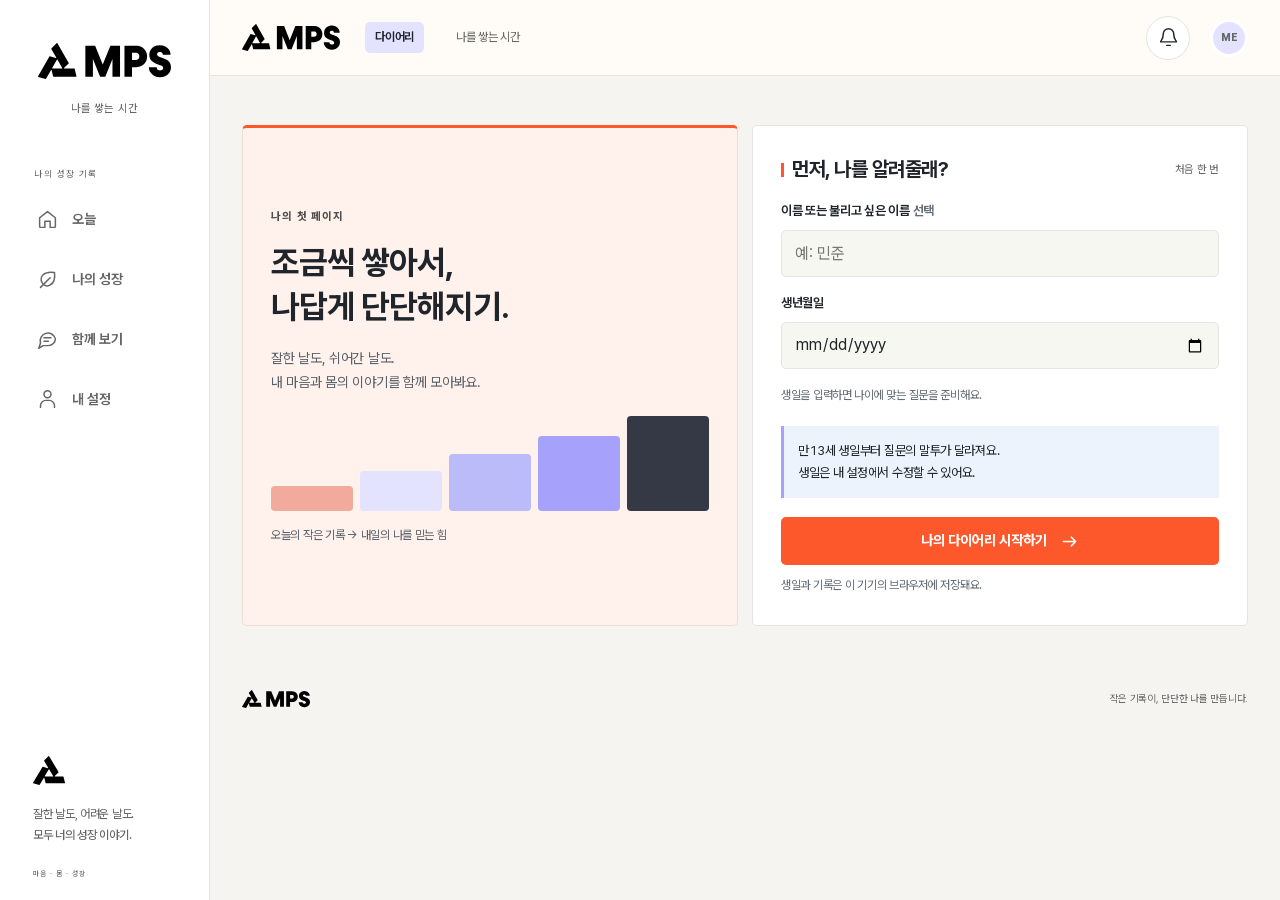
<file: resources/20260916 diary/index.html>
<!doctype html>
<html lang="ko">
<head>
<meta charset="utf-8"><meta name="viewport" content="width=device-width,initial-scale=1,viewport-fit=cover">
<meta name="theme-color" content="#FC582B"><meta name="description" content="오늘의 작은 시도, 내일의 단단한 자신감. 유소년 선수를 위한 MPS 성장 다이어리.">
<link rel="manifest" href="manifest.webmanifest"><link rel="icon" href="icon.svg" type="image/svg+xml"><link rel="apple-touch-icon" href="assets/brand/icon-192.png">
<title>MPS diary · 나를 쌓는 시간</title><link rel="stylesheet" href="style.css"><script defer src="age-copy.js"></script><script defer src="app.js"></script><link rel="stylesheet" href="refresh.css">
<link rel="stylesheet" href="../../typography.css" data-basecamp-typography>
</head>
<body>
<div class="app-shell">
<aside class="sidebar"><a class="brand" href="./" aria-label="MPS diary 홈"><img class="brand-logo" src="assets/brand/logo-black.svg" alt="MPS"><span class="brand-sub">나를 쌓는 시간</span></a><div class="side-label">나의 성장 기록</div><nav id="navigation" aria-label="주 메뉴"></nav><div class="sidebar-bottom"><div class="sidebar-symbol" aria-hidden="true"><img src="assets/brand/symbol-black.svg" alt=""></div><p>잘한 날도, 어려운 날도.<br><strong>모두 너의 성장 이야기.</strong></p><span>마음 · 몸 · 성장</span></div></aside>
<div class="workspace"><header class="topbar"><a href="./" class="wordmark" aria-label="MPS diary 홈"><img src="assets/brand/logo-black.svg" alt="MPS"></a><span class="product-label">다이어리</span><span class="top-tag">나를 쌓는 시간</span><button class="icon-button" data-action="settings" aria-label="기록 알림 설정" id="bell"></button><button class="avatar" data-action="settings" aria-label="내 설정">ME</button></header><main id="main" tabindex="-1"></main><footer class="page-footer"><img src="assets/brand/logo-black.svg" alt="MPS"><span>작은 기록이, 단단한 나를 만듭니다.</span></footer></div>
</div>
<dialog id="dialog" aria-labelledby="dialog-title"></dialog><div id="toast" role="status" aria-live="polite"></div>
<script type="module" src="firebase-diary.js"></script></body></html>
</file>
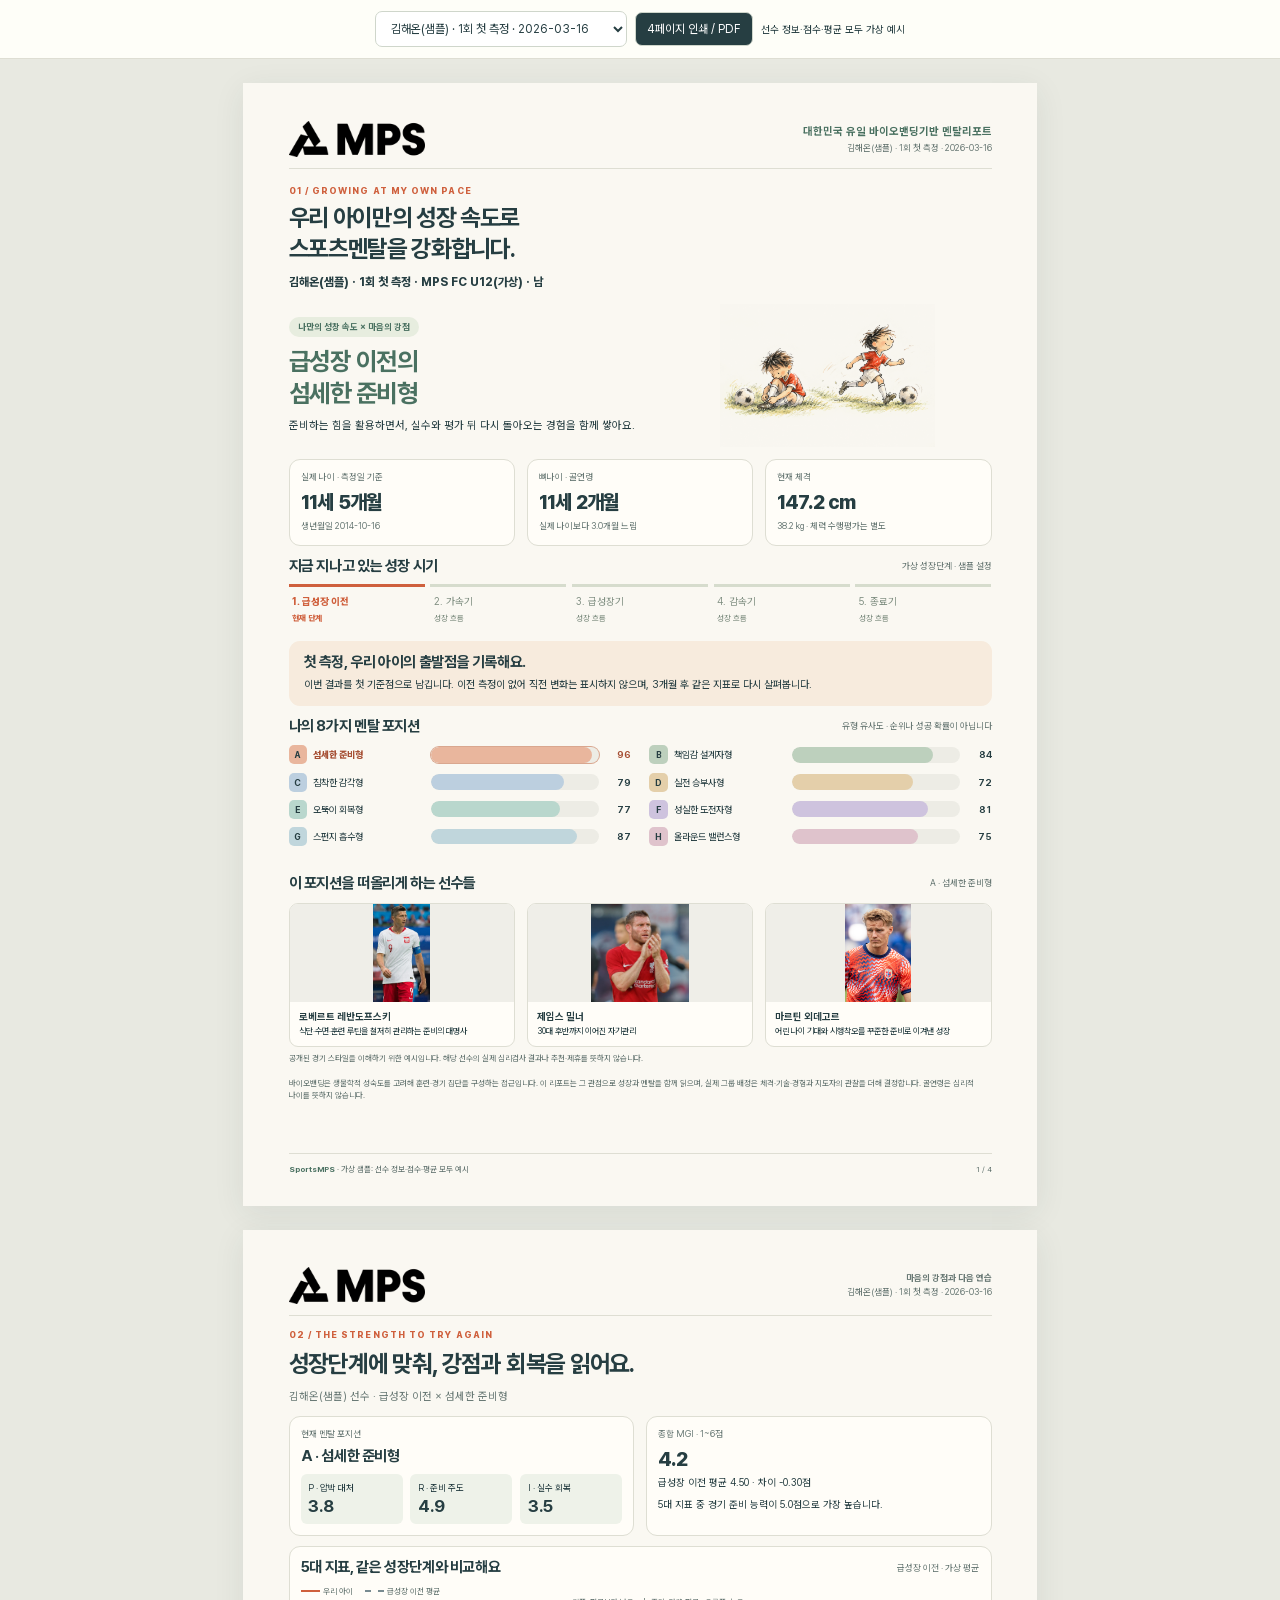
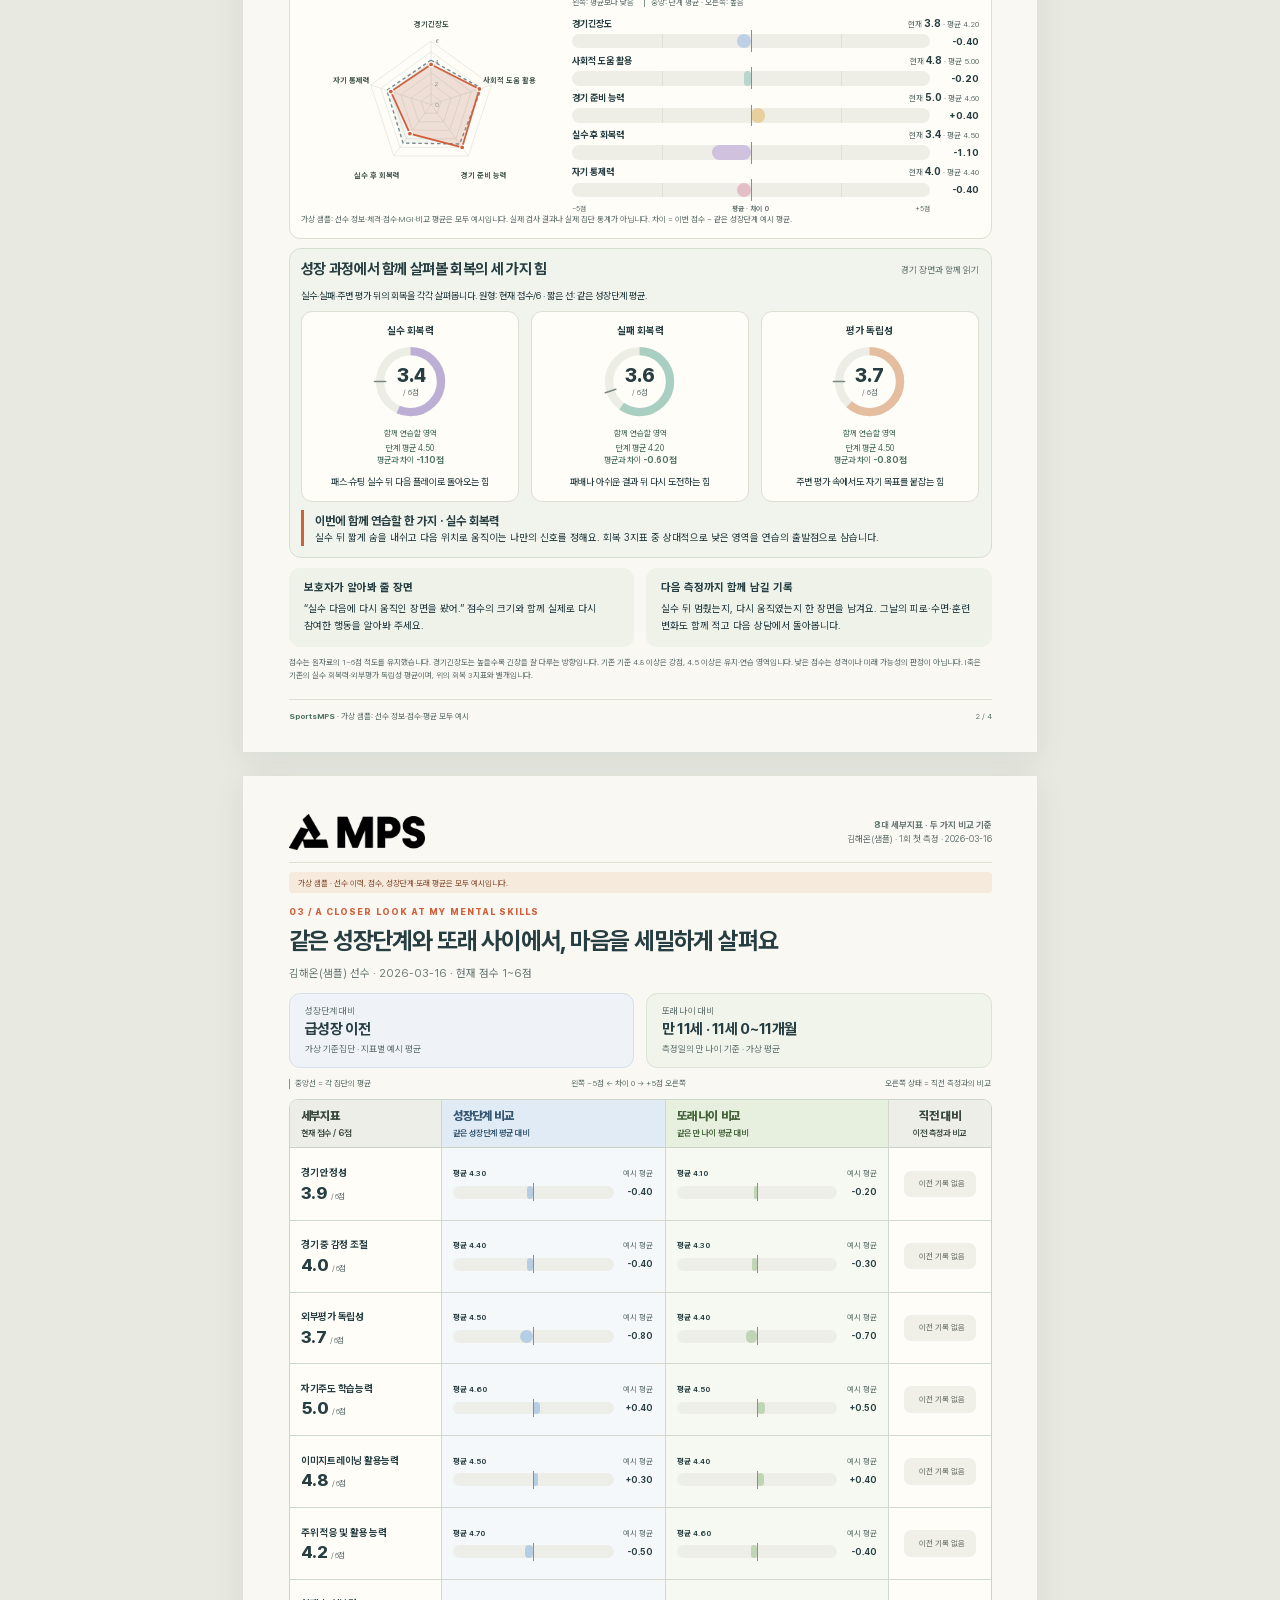
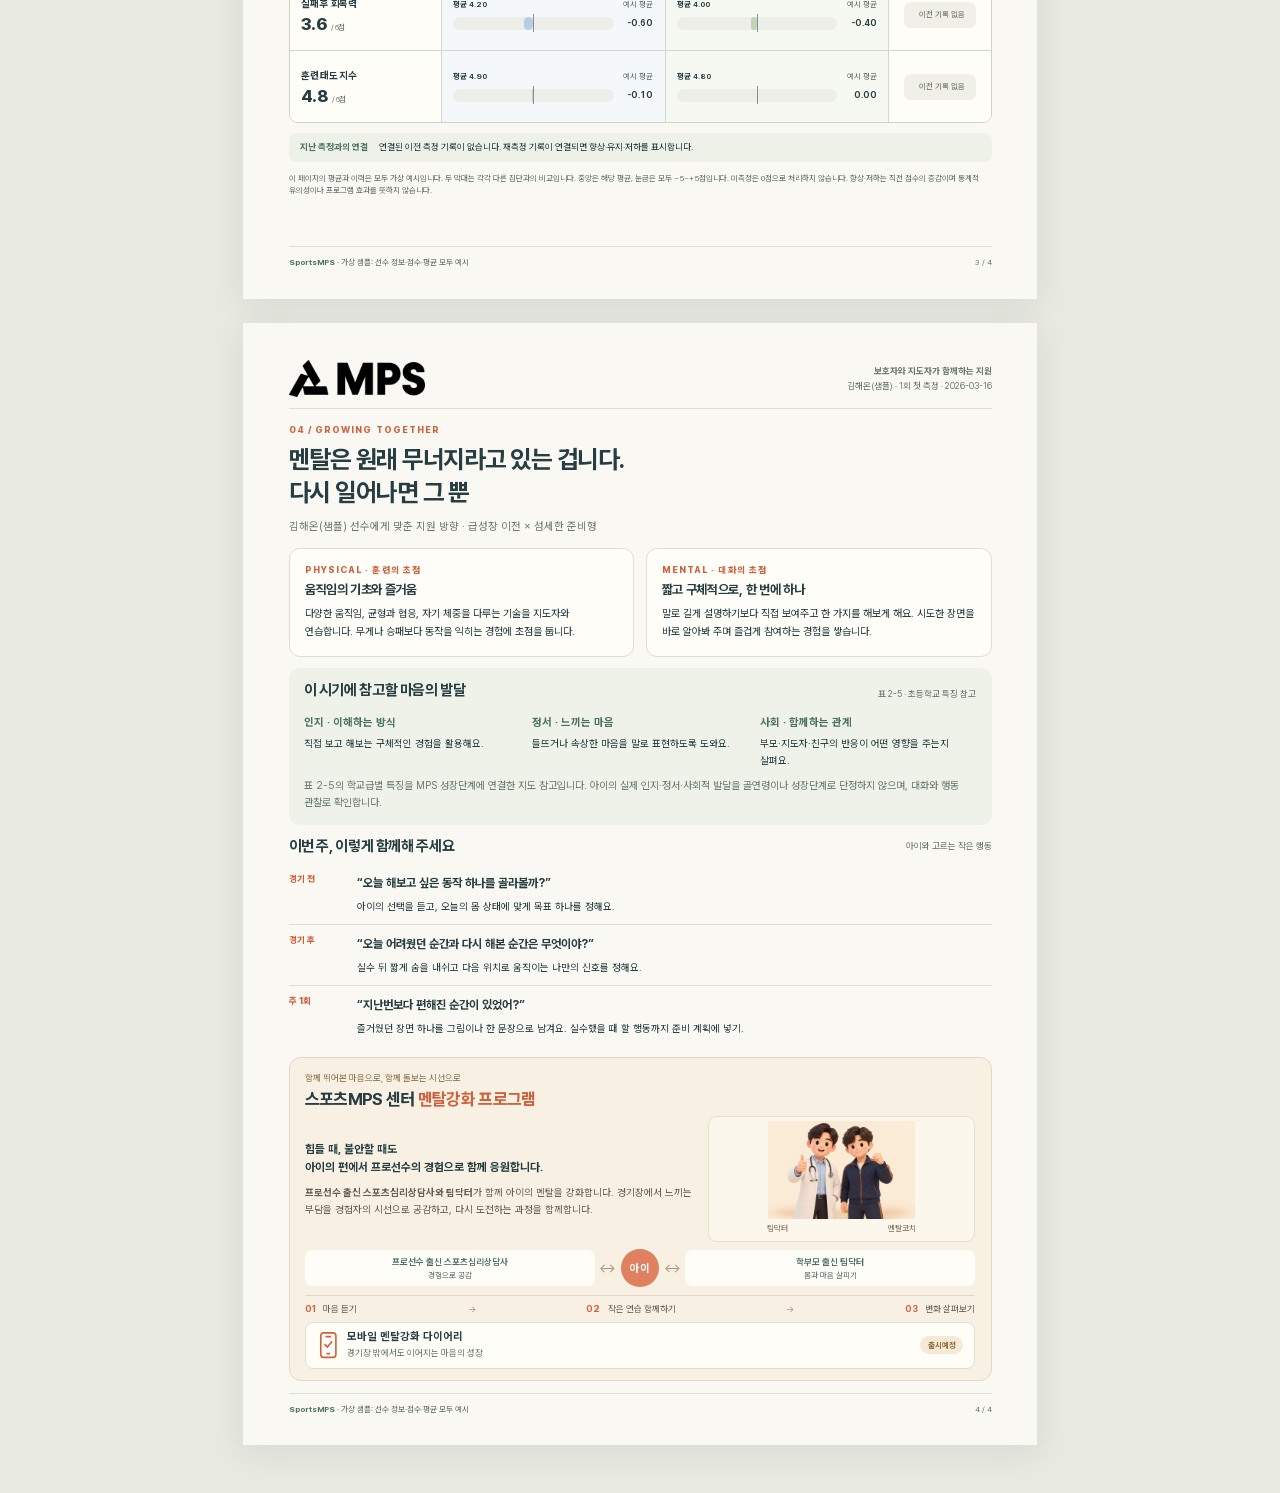
<file: resources/2026mental2/index.html>
<!doctype html>
<html lang="ko"><head><meta charset="utf-8"><meta name="viewport" content="width=device-width,initial-scale=1">
<title>MPS 대한민국 유일 바이오밴딩기반 멘탈리포트</title>
<style>
:root{--ink:#263e42;--sub:#697975;--orange:#cf603d;--green:#4a7161;--cream:#faf8f2;--line:#deded3;--soft:#eef2e9;--blue:#eef2f5}
*{box-sizing:border-box}body{margin:0;background:#e8e9e1;color:var(--ink);font-family:"Pretendard Variable",Pretendard,"Apple SD Gothic Neo","Noto Sans KR",sans-serif;-webkit-print-color-adjust:exact;print-color-adjust:exact}button,input,select{font:inherit}button{cursor:pointer}a{color:inherit;text-underline-offset:3px}.toolbar{position:sticky;top:0;z-index:10;background:#fffef9f5;border-bottom:1px solid var(--line);padding:11px 20px;display:flex;justify-content:center;align-items:center;gap:8px;flex-wrap:wrap}.toolbar input,.toolbar select,.toolbar button{border:1px solid #cfd6cb;background:white;padding:9px 11px;border-radius:7px;font-size:12px;color:var(--ink)}.toolbar input{width:130px}.toolbar select{max-width:340px}.toolbar .print{background:var(--ink);color:white}.toolbar .active{background:var(--soft);border-color:var(--green)}.toolbar small{font-size:10px}.report{padding:24px 0}.page{width:210mm;height:297mm;margin:0 auto 24px;padding:10mm 12mm 8mm;background:var(--cream);box-shadow:0 7px 30px #263e4215;display:flex;flex-direction:column;gap:4mm;position:relative}.page>*{flex-shrink:0;min-width:0}header{display:flex;align-items:center;justify-content:space-between;border-bottom:1px solid var(--line);padding-bottom:3mm;min-height:12mm}header img{width:36mm;height:auto}header .meta{text-align:right;font-size:9px;line-height:1.6;color:var(--sub)}.eyebrow{font-size:9px;letter-spacing:.12em;text-transform:uppercase;font-weight:800;color:var(--orange);margin-bottom:2mm}h1,h2,h3,h4,p{margin:0}h1{font-size:29px;line-height:1.28;letter-spacing:-.055em}h2{font-size:25px;letter-spacing:-.05em;line-height:1.35}h3{font-size:15px;letter-spacing:-.025em}h4{font-size:11px}p{font-size:11px;line-height:1.7;word-break:keep-all}.sub{color:var(--sub)}.intro{font-size:11px;color:var(--sub);margin-top:2mm}.heading{padding-top:1mm}.hero{display:grid;grid-template-columns:1.1fr 1fr;align-items:center;gap:4mm;min-height:53mm}.hero img{width:100%;height:51mm;object-fit:contain;mix-blend-mode:multiply}.hero h2{font-size:28px;color:var(--green);margin:2mm 0;line-height:1.3}.hero p{font-size:11px}.tag{font-size:9px;padding:1.2mm 2.5mm;border-radius:20px;background:#e7eddf;display:inline-block;font-weight:700;color:var(--green)}.tag.late{background:#f6e8d9;color:#9b512b}.three{display:grid;grid-template-columns:repeat(3,1fr);gap:3mm}.card{border:1px solid var(--line);border-radius:11px;padding:3.5mm;background:#fffdf8}.card .label{font-size:9px;color:var(--sub);margin-bottom:2mm;display:block}.card .big{font-size:20px;letter-spacing:-.04em;font-weight:800;display:block}.card small{font-size:9px;line-height:1.55;display:block;color:var(--sub);margin-top:1.5mm}.section-title{display:flex;align-items:center;justify-content:space-between;margin-bottom:2.5mm;gap:3mm}.section-title span{font-size:9px;color:var(--sub)}.stages{display:grid;grid-template-columns:repeat(5,1fr);gap:1.5mm}.stage{border-top:3px solid #d6dccd;padding:2mm 1mm;font-size:10px;color:#819083}.stage small{display:block;font-size:8px;margin-top:1.5mm}.stage.current{border-color:var(--orange);color:var(--orange);font-weight:800}.band{border-radius:11px;background:var(--soft);padding:3.5mm 4mm}.band.orange{background:#f7ebdd}.band h3{margin-bottom:1.5mm}.band p{font-size:10.5px}.support-cards .card{min-height:32mm;background:transparent}.support-cards h4{font-size:12px;margin:1.5mm 0}.support-cards p{font-size:10px;line-height:1.65}.number{font-family:Georgia,serif;color:var(--orange);font-size:20px}.micro{font-size:8px;line-height:1.6;color:var(--sub);word-break:keep-all}.notice{color:#915235;background:#f6ebdd;padding:2mm 3mm;border-radius:6px;font-size:9px;line-height:1.5}.notice:empty{display:none}.footer{border-top:1px solid var(--line);padding-top:2.5mm;display:flex;justify-content:space-between;align-items:center;margin-top:auto;font-size:8px;color:var(--sub);min-height:6mm}.footer b{color:var(--green)}.two{display:grid;grid-template-columns:1fr 1fr;gap:3mm}.axis-row{display:flex;gap:2mm;margin-top:2.5mm}.axis{flex:1;background:var(--soft);padding:2mm;border-radius:6px;font-size:9px}.axis b{display:block;font-size:17px;margin-top:1mm}.score-table{width:100%;border-collapse:collapse;font-size:10px}.score-table th{font-size:8px;color:var(--sub);text-align:right;padding:2mm;border-bottom:1px solid var(--line);font-weight:500}.score-table td{padding:2.2mm 2mm;border-bottom:1px solid #e9e9df;text-align:right}.score-table th:first-child,.score-table td:first-child{text-align:left}.score-table .mine{font-weight:800;color:var(--orange)}.bar-cell{width:32mm}.bar{height:5px;background:#e5e8df;border-radius:3px;overflow:hidden}.bar i{display:block;height:100%;background:var(--green)}.recovery{padding:4mm;border:1px solid #d5dfd0;background:#f1f4ec;border-radius:12px}.recovery.late{border-color:#e6c5a5;background:#f9eee0}.recovery .three{margin-top:3mm}.recovery .card{padding:3mm;background:#fffdf8}.score{font-size:25px;font-weight:800;letter-spacing:-.04em;margin:2mm 0}.score small{font-size:10px;font-weight:400;color:var(--sub)}.state{font-size:8px;color:var(--green)}.recovery p{font-size:9.5px}.recovery h4{font-size:10px}.practice{border-left:3px solid var(--orange);padding-left:3mm;margin-top:3mm}.practice p{font-size:10px}.practice strong{font-size:12px}.obs-grid{display:grid;grid-template-columns:1fr 1fr;gap:3mm}.obs-grid h4{margin-bottom:1.5mm}.obs-grid p{font-size:10px}.quote{font-size:15px!important;font-weight:750;line-height:1.55!important;color:var(--green)}.growth-guidance{display:grid;grid-template-columns:1fr 1fr;gap:3mm}.growth-guidance .card{padding:4mm}.growth-guidance h3{font-size:13px;margin-bottom:2mm}.growth-guidance p{font-size:10.5px}.tri-notes{display:grid;grid-template-columns:repeat(3,1fr);gap:3mm;margin-top:3mm}.tri-notes h4{color:var(--green);margin-bottom:1.5mm}.tri-notes p{font-size:10px}.routine{display:grid;grid-template-columns:15mm 1fr;gap:3mm;border-bottom:1px solid var(--line);padding:2.5mm 0}.routine:last-child{border-bottom:0}.routine .when{font-size:9px;color:var(--orange);font-weight:800}.routine .say{font-size:12px;font-weight:700;margin-bottom:1mm}.routine p{font-size:10px}.support-scene{display:grid;grid-template-columns:1fr 50mm;gap:4mm;align-items:center}.support-scene img{width:100%;height:35mm;object-fit:contain;mix-blend-mode:multiply}.support-scene h3{margin-bottom:2mm}.support-scene p{font-size:10px}.checkrow{display:grid;grid-template-columns:1fr 1fr;gap:2mm 4mm;font-size:9.5px;margin-top:2mm;line-height:1.6}.checkrow span:before{content:'□';margin-right:2mm;color:var(--green)}.flow{display:flex;justify-content:space-between;gap:2mm;font-size:9px;color:var(--green);padding-top:3mm}.empty{padding:20px;text-align:center}.web-only{max-width:794px;margin:0 auto 25px;padding:15px;background:#fffdf8;border-radius:10px;font-size:11px}.web-only summary{cursor:pointer}.raw-grid{display:grid;grid-template-columns:repeat(3,1fr);gap:9px;margin-top:12px}.raw-grid div{border-bottom:1px solid #ddd;padding-bottom:5px}.keyline{font-size:10px;color:var(--sub);margin-bottom:1mm}.identity{font-size:12px;font-weight:750;margin-top:2mm}.main-title{font-size:24px}.printnote{font-size:8px;color:var(--sub)}
@page{size:A4;margin:0}@media print{body{background:white}.toolbar,.web-only,#empty{display:none!important}.report{padding:0}.page{margin:0;box-shadow:none;break-after:page;break-inside:avoid;zoom:1!important}.page:last-child{break-after:auto}}@media screen and (max-width:820px){.page{zoom:var(--scale,1)}.report{padding:12px 0}.toolbar{position:relative;padding:10px;gap:6px}.toolbar select{max-width:calc(100vw - 30px)}.web-only{margin:0 12px 20px}.raw-grid{grid-template-columns:1fr 1fr}}
#page1 .hero{min-height:60mm}#page1 .hero img{height:59mm}.score small{display:inline;margin:0 0 0 1mm}

/* Preserve v3's visual profile and examples within the growth report. */
#page2{gap:3mm}#page2 .card{padding:3mm}#page2 .recovery{padding:3mm}#page1{gap:3mm}#page1 .hero{min-height:38mm}#page1 .hero img{height:38mm}#page1 .hero h2{font-size:25px}#page1 .card{padding:3mm}#page1 .band{padding:3mm 4mm}
.affinity{display:grid;grid-template-columns:1fr 1fr;gap:1.6mm 5mm}.aff-row{--aff-color:#c3d4cc;display:grid;grid-template-columns:5mm 30mm minmax(0,1fr) 7mm;gap:1.4mm;align-items:center;font-size:9.5px;min-height:5.6mm}.aff-row:nth-child(1){--aff-color:#e9b69d}.aff-row:nth-child(2){--aff-color:#bdd0bd}.aff-row:nth-child(3){--aff-color:#bccfdf}.aff-row:nth-child(4){--aff-color:#e4cfaa}.aff-row:nth-child(5){--aff-color:#b9d7cd}.aff-row:nth-child(6){--aff-color:#cec3de}.aff-row:nth-child(7){--aff-color:#c0d6dc}.aff-row:nth-child(8){--aff-color:#dfc3cc}.aff-row>b{display:grid;place-items:center;width:5mm;height:5mm;border-radius:5px;background:var(--aff-color);color:var(--ink);font-size:9px}.aff-row.current{font-weight:800;color:#a65035}.aff-track{height:4.2mm;background:#edece5;border-radius:999px;overflow:hidden}.aff-fill{height:100%;background:var(--aff-color);border-radius:inherit}.current .aff-track{box-shadow:0 0 0 1px #d9a78f}.aff-value{text-align:right;font-variant-numeric:tabular-nums;font-weight:650}.players-section{margin-top:4mm}.players-section .section-title{margin-bottom:3mm}

.players-grid{display:grid;grid-template-columns:repeat(3,minmax(0,1fr));gap:3mm}.player-card{border:1px solid var(--line);border-radius:9px;background:#fffdf8;overflow:hidden}.player-card img{width:100%;height:26mm;object-fit:contain;display:block;background:#efeee8}.player-body{padding:2mm 2.5mm}.player-body h4{font-size:10px;margin-bottom:1mm}.player-body p{font-size:8.5px;line-height:1.5}.report-name{font-size:11px;color:var(--green)}.players-note{margin-top:1.5mm}
.chart-section{border:1px solid var(--line);border-radius:11px;background:#fffdf8;padding:3mm}.chart-grid{display:grid;grid-template-columns:.9fr 1.1fr;gap:2mm;align-items:center}#radar{display:block;width:100%;height:52mm}.legend{display:flex;gap:3mm;font-size:8px;color:var(--sub);align-items:center}.legend span:before{content:'';display:inline-block;width:5mm;border-top:2px solid var(--orange);margin-right:1mm;vertical-align:middle}.legend .reference:before{border-top:2px dashed #788b91}.score-table th,.score-table td{padding:2.2mm 1mm}.score-table th:first-child{width:35%}.score-table .delta{font-weight:750;color:var(--green);white-space:nowrap;font-variant-numeric:tabular-nums}.comparison-line{font-size:9px;line-height:1.5;color:var(--green);margin-top:1mm}.mgi-comparison{font-size:10px;margin-top:1.5mm}.stage-table-wrap{overflow-x:auto;margin-top:12px}.stage-table{min-width:560px}.stage-table td{white-space:nowrap}.stage-table td small{display:block;font-size:8px;color:var(--sub)}.stage-table .selected{background:var(--soft)}.detail-questions{margin-top:16px}

/* Pastel comparisons: fixed ±5-point difference scale, average at the center. */
#page2{gap:2.5mm}#page2 .heading h2{font-size:24px}#page2 .chart-grid{grid-template-columns:.78fr 1.22fr;gap:3mm}.core-bars{min-width:0}.metric-rows{display:grid;gap:1.5mm}.metric-row-head{display:flex;justify-content:space-between;align-items:baseline;gap:2mm;margin-bottom:1mm;font-size:9px;line-height:1.3}.metric-row-head h4{font-size:9.5px;font-weight:700}.metric-numbers{font-size:8px;color:var(--sub);white-space:nowrap;font-variant-numeric:tabular-nums}.metric-numbers strong{color:var(--ink);font-size:10px}.metric-track-row{display:grid;grid-template-columns:minmax(0,1fr) 11mm;gap:2mm;align-items:center}.metric-track{position:relative;height:3.8mm;border-radius:20px;background:#eeeee7}.metric-track:before,.metric-track:after{content:'';position:absolute;top:0;bottom:0;width:1px;background:#dedfd7}.metric-track:before{left:25%}.metric-track:after{left:75%}.metric-fill{position:absolute;top:0;bottom:0;background:var(--metric-color);border-radius:20px;z-index:1}.mean-marker{position:absolute;left:50%;top:-1mm;bottom:-1mm;width:1px;background:#84928b;z-index:2}.metric-gap{font-size:9px;font-weight:750;text-align:right;font-variant-numeric:tabular-nums;white-space:nowrap}.metric-axis{display:flex;justify-content:space-between;margin:2mm 13mm 0 0;font-size:7px;color:var(--sub);font-variant-numeric:tabular-nums}.metric-axis[hidden]{display:none}.metric-axis span:nth-child(2){font-weight:700}.metric-unavailable{font-size:8px;color:var(--sub);text-align:center;line-height:3.8mm}.metric-track.unavailable:before,.metric-track.unavailable:after{display:none}.bar-guide{font-size:8px;color:var(--sub);line-height:1.5;margin:0 0 2.5mm}.bar-guide i{display:inline-block;border-left:1px solid #84928b;height:9px;vertical-align:middle;margin:0 1mm 0 2mm}.recovery-donut{display:block;width:22mm;height:22mm;margin:1.2mm auto}.donut-value{stroke:var(--ring-color)}.donut-track{stroke:#eceee6}.donut-number{font-size:28px;font-weight:800;fill:var(--ink);font-variant-numeric:tabular-nums}.donut-unit{font-size:11px;fill:var(--sub)}.donut-mean{stroke:#7a8781;stroke-width:2.2;stroke-linecap:round}#recoveryCards .card{text-align:center}#recoveryCards h4{font-size:10px}#recoveryCards .comparison-line{font-size:8.5px;line-height:1.45}#recoveryCards .state{font-size:8px}#page2 .recovery .three{margin-top:2mm}#page2 .recovery .practice{margin-top:2mm}
.detail-page{gap:2.5mm}.quarterly .page.detail-page{gap:2mm}.detail-page .heading h2{font-size:24px;white-space:nowrap}.detail-cohorts .card{padding:3mm 4mm}.detail-cohorts .card:first-child{background:#eff3f8;border-color:#d6e0eb}.detail-cohorts .card:last-child{background:#f0f4eb;border-color:#dce4d3}.detail-cohorts .label{margin-bottom:1mm}.detail-cohorts p{font-size:9px;color:var(--sub);margin-top:1mm;line-height:1.5}.detail-guide{display:flex;justify-content:space-between;gap:3mm;color:var(--sub);font-size:8px;line-height:1.6}.detail-guide i{display:inline-block;height:10px;border-left:1px solid #829087;vertical-align:middle;margin-right:1mm}.detail-table-head,.detail-row{display:grid;grid-template-columns:40mm minmax(0,1fr) minmax(0,1fr) 27mm;column-gap:0;align-items:center}.detail-table{border:1px solid #cbd4c7;border-radius:9px;overflow:hidden;background:#fffdf8}.detail-table-head{padding:0;border:0;border-bottom:1px solid #cbd4c7;align-items:stretch;line-height:1.5}
.detail-table-head>div{display:flex;flex-direction:column;justify-content:center;min-height:11mm;padding:1.8mm 3mm;border:0;border-radius:0;background:#eceee7;color:#39483d}
.detail-table-head b{display:block;font-size:12px;line-height:18px;font-weight:800;letter-spacing:-.03em;white-space:nowrap}
.detail-table-head span{display:block;font-size:8.5px;line-height:13px;font-weight:600;white-space:nowrap;margin-top:.5mm}
.detail-table-head .detail-head-stage{background:#e1ebf5;border-color:#c4d6e7;color:#345671}
.detail-table-head .detail-head-peer{background:#e7efdf;border-color:#cdddbf;color:#456338}
.detail-table-head .detail-head-change{text-align:center}
.detail-table-head>div+div{border-left:1px solid #d1d9ce}
.detail-row>div{display:flex;flex-direction:column;justify-content:center;padding:2.5mm 3mm}
.detail-row>div+div{border-left:1px solid #d1d9ce}
.detail-row>.detail-change-cell{align-items:center}
.detail-row>.cohort-stage{background:#f5f8fb}
.detail-row>.cohort-peer{background:#f6f9f1}
.detail-rows{display:grid;gap:0}.detail-row{min-height:19mm;align-items:stretch;background:#fffdf8;border:0;border-radius:0;padding:0}.detail-row+.detail-row{border-top:1px solid #d1d9ce}.detail-metric-name{font-size:10px;line-height:1.45;margin-bottom:.8mm;word-break:keep-all}.detail-score{font-size:17px;font-weight:800;letter-spacing:-.03em;color:var(--ink);font-variant-numeric:tabular-nums}.detail-score small{font-size:8px;color:var(--sub);font-weight:400}.detail-score.missing{font-size:11px;font-weight:500;color:var(--sub)}.detail-bar-meta{display:flex;justify-content:space-between;gap:1mm;font-size:7.8px;color:var(--sub);margin-bottom:1.5mm;line-height:1.4;white-space:nowrap}.detail-bar-meta b{font-weight:650;color:var(--ink)}.detail-bar-body{display:grid;grid-template-columns:minmax(0,1fr) 9mm;gap:1.5mm;align-items:center}.detail-track{height:3.4mm;border-radius:10px;position:relative;background:#edeee8}.detail-track .mean-marker{top:-.7mm;bottom:-.7mm}.detail-track .metric-fill{background:var(--detail-color)}.detail-delta{font-size:8.5px;font-weight:700;text-align:right;color:var(--ink);font-variant-numeric:tabular-nums;white-space:nowrap}.detail-no-bar{font-size:8px;color:var(--sub);line-height:3.4mm;text-align:center}.detail-bar.cohort-stage{--detail-color:#b6cee5}.detail-bar.cohort-peer{--detail-color:#bfd5b6}.detail-change{justify-self:center;display:flex;align-items:center;justify-content:center;gap:1mm;width:19mm;min-height:7mm;border-radius:20px;background:#f0f0e9;font-size:10px;font-weight:750;line-height:1.4;text-align:center;padding:1.2mm}.detail-change.up{background:#e5efe5;color:#466d56}.detail-change.down{background:#f5e8df;color:#936d54}.detail-change.same{background:#e9eef4;color:#62798a}.detail-change.empty{font-size:8px;font-weight:500;color:#7c8279;border-radius:7px}.detail-change .change-arrow{font-size:13px}.detail-history{display:flex;gap:3mm;align-items:baseline;padding:2mm 3mm;background:#eef1e8;border-radius:7px;font-size:9px;line-height:1.6}.detail-history b{white-space:nowrap;color:var(--green)}.detail-sample{font-size:8px;color:#905b41;background:#f5eadc;padding:1.5mm 2.5mm;border-radius:4px}.detail-sample[hidden]{display:none}


.program-page{gap:3mm}
.mental-program{border:1px solid #e0d8c7;border-radius:12px;background:#f7f0e3;padding:3mm 4mm;display:flex;flex-direction:column;gap:2mm}
.program-heading p{font-size:9px;color:#907553;margin-bottom:1mm}.program-heading h3{font-size:17px;color:var(--ink);letter-spacing:-.04em}.program-heading h3 span{color:var(--orange)}
.program-body{display:grid;grid-template-columns:1.45fr 1fr;gap:4mm;align-items:center}.program-copy h4{font-size:11.5px;line-height:1.6;word-break:keep-all;margin-bottom:2mm}.program-copy p{font-size:10px;line-height:1.7;color:#625f54}.program-team{margin:0;background:#fcf7ed;border:1px solid #e9dfcc;border-radius:9px;padding:1mm 2mm}.program-team img{display:block;width:100%;height:26mm;object-fit:contain;mix-blend-mode:multiply}.program-team figcaption{display:flex;justify-content:space-around;font-size:8px;color:#8b745d;padding:1mm 0}
.program-support{display:grid;grid-template-columns:1fr 5mm 10mm 5mm 1fr;gap:1mm;align-items:center;text-align:center}.program-support>div{background:#fffdf8;border-radius:7px;padding:1.8mm 1mm;font-size:9px}.program-support>div b{font-weight:600;display:block;color:var(--green)}.program-support>div span{display:block;font-size:8px;color:var(--sub);margin-top:.6mm}.program-child{display:flex;align-items:center;justify-content:center;border-radius:50%;width:10mm;height:10mm;background:#df8060;color:white;font-size:11px}.program-link{color:#ae9679;font-size:13px}
.program-steps{display:flex;justify-content:space-between;align-items:center;border-top:1px solid #e1d8c8;padding-top:2mm;font-size:9px;color:#6e6557}.program-steps b{color:var(--orange);margin-right:1.5mm}.program-steps i{font-style:normal;color:#ad9577}
.program-diary{display:flex;align-items:center;gap:2mm;border:1px solid #e3ddcf;border-radius:8px;background:#fffdf8;padding:2mm 3mm}.program-diary svg{width:6mm;height:8mm;color:var(--orange);flex-shrink:0}.program-diary h4{font-size:11px;color:var(--ink)}.program-diary p{font-size:9px;color:var(--sub);margin-top:.5mm}.program-diary>span{margin-left:auto;white-space:nowrap;border-radius:20px;background:#f5ead6;color:#967041;font-size:8px;font-weight:700;padding:1mm 2mm}
</style><link rel="stylesheet" href="../../typography.css" data-basecamp-typography>
<link rel="stylesheet" href="../report-score-notice.css"><script src="../report-score-notice.js"></script></head><body>
<nav class="toolbar" aria-label="선수 선택 및 출력"><input hidden id="search" aria-label="선수명 또는 소속 검색" placeholder="이름·소속 검색"><select id="athleteSelect" aria-label="선수 및 측정일"></select><button hidden id="lateFilter" aria-pressed="false">만숙형 모아보기</button><button class="print" id="printBtn">4페이지 인쇄 / PDF</button><small id="filterCount" hidden></small><small>선수 정보·점수·평균 모두 가상 예시</small></nav>
<div class="empty" id="empty" hidden>조건에 맞는 기록이 없습니다. 검색어 또는 만숙형 필터를 바꿔주세요.</div>
<main class="report" id="report">
<section class="page" id="page1">
<header><img src="assets/mps-logo-black.png" alt="SportsMPS"><div class="meta"><b class="report-name">대한민국 유일 바이오밴딩기반 멘탈리포트</b><br><span class="record-meta"></span></div></header>
<div class="heading"><div class="eyebrow">01 / Growing at my own pace</div><h1 class="main-title">우리 아이만의 성장 속도로<br>스포츠멘탈을 강화합니다.</h1><p class="identity" id="identity"></p></div>
<div class="hero"><div><span class="tag" id="maturityTag"></span><h2 id="mixedType"></h2><p id="heroMessage"></p></div><img src="assets/growth-mental-watercolor-v4.png" alt="신발끈을 묶고 다시 공을 향해 뛰어가는 어린 선수의 연필·수채화 일러스트"></div>
<div class="three" id="growthFacts"></div>
<div><div class="section-title"><h3>지금 지나고 있는 성장 시기</h3><span id="stageSource"></span></div><div class="stages" id="stageTrack"></div><div id="dataNotice" class="notice"></div></div>
<div class="band orange"><h3 id="parentHeadline"></h3><p id="parentMessage"></p></div>
<div><div class="section-title"><h3>나의 8가지 멘탈 포지션</h3><span>유형 유사도 · 순위나 성공 확률이 아닙니다</span></div><div class="affinity" id="affinity"></div></div>
<div class="players-section"><div class="section-title"><h3>이 포지션을 떠올리게 하는 선수들</h3><span id="playerTypeLabel"></span></div><div class="players-grid" id="playersGrid"></div><p class="micro players-note">공개된 경기 스타일을 이해하기 위한 예시입니다. 해당 선수의 실제 심리검사 결과나 추천·제휴를 뜻하지 않습니다.</p></div>
<p class="micro">바이오밴딩은 생물학적 성숙도를 고려해 훈련·경기 집단을 구성하는 접근입니다. 이 리포트는 그 관점으로 성장과 멘탈을 함께 읽으며, 실제 그룹 배정은 체격·기술·경험과 지도자의 관찰을 더해 결정합니다. 골연령은 심리적 나이를 뜻하지 않습니다.</p>
<div class="footer"><span><b>SportsMPS</b> · 아이의 성장 속도에 맞춘 이해</span><span>1 / 4</span></div>
</section>
<section class="page" id="page2">
<header><img src="assets/mps-logo-black.png" alt="SportsMPS"><div class="meta"><b>마음의 강점과 다음 연습</b><br><span class="record-meta"></span></div></header>
<div class="heading"><div class="eyebrow">02 / The strength to try again</div><h2>성장단계에 맞춰, 강점과 회복을 읽어요.</h2><p class="intro" id="p2Intro"></p></div>
<div class="two"><div class="card"><span class="label">현재 멘탈 포지션</span><h3 id="mentalType"></h3><div class="axis-row" id="axes"></div></div><div class="card"><span class="label">종합 MGI · 1~6점</span><span class="big" id="mgi"></span><div class="mgi-comparison" id="mgiComparison"></div><p id="strengthSentence" style="font-size:10px;margin-top:2mm"></p></div></div>
<div id="scoreReviewNotice" hidden></div><div class="chart-section"><div class="section-title"><h3>5대 지표, 같은 성장단계와 비교해요</h3><span id="cohortLabel"></span></div><div class="legend"><span>우리 아이</span><span class="reference" id="referenceLegend"></span></div><div class="chart-grid"><svg id="radar" viewBox="0 0 360 285" role="img" aria-labelledby="radarTitle radarDesc"></svg><div class="core-bars"><p class="bar-guide">왼쪽: 평균보다 낮음 <i></i> 중앙: 단계 평균 · 오른쪽: 높음</p><div class="metric-rows" id="coreRows"></div><div class="metric-axis" id="metricAxis"><span>−5점</span><span>평균 · 차이 0</span><span>+5점</span></div></div></div><p class="micro" id="meanNote"></p></div>
<div class="recovery" id="recoveryPanel"><div class="section-title"><h3 id="recoveryTitle"></h3><span id="recoveryBadge"></span></div><p id="recoveryIntro"></p><div class="three" id="recoveryCards"></div><div class="practice"><strong id="priorityTitle"></strong><p id="priorityAction"></p></div></div>
<div class="obs-grid"><div class="band"><h4>보호자가 알아봐 줄 장면</h4><p id="recognize"></p></div><div class="band"><h4>다음 측정까지 함께 남길 기록</h4><p id="recordAction"></p></div></div>
<p class="micro">점수는 원자료의 1~6점 척도를 유지했습니다. 경기긴장도는 높을수록 긴장을 잘 다루는 방향입니다. 기존 기준 4.8 이상은 강점, 4.5 이상은 유지·연습 영역입니다. 낮은 점수는 성격이나 미래 가능성의 판정이 아닙니다. I축은 기존의 실수 회복력·외부평가 독립성 평균이며, 위의 회복 3지표와 별개입니다.</p>
<div class="footer"><span><b>SportsMPS</b> · 남과의 순위보다 다시 시도하는 과정</span><span>2 / 4</span></div>
</section>
<section class="page detail-page" id="page3">
<header><img src="assets/mps-logo-black.png" alt="SportsMPS"><div class="meta"><b>8대 세부지표 · 두 가지 비교 기준</b><br><span class="record-meta"></span></div></header>
<div class="sample-mark detail-sample" id="detailSample" hidden>가상 샘플 · 선수 이력, 점수, 성장단계·또래 평균은 모두 예시입니다.</div>
<div class="heading"><div class="eyebrow">03 / A closer look at my mental skills</div><h2>같은 성장단계와 또래 사이에서, 마음을 세밀하게 살펴요</h2><p class="intro" id="detailIntro"></p></div>
<div class="two detail-cohorts"><div class="card"><span class="label">성장단계 대비</span><h3 id="detailStageLabel"></h3><p id="detailStageGroup"></p></div><div class="card"><span class="label">또래 나이 대비</span><h3 id="detailAgeLabel"></h3><p id="detailAgeGroup"></p></div></div>
<div class="detail-guide"><span><i></i> 중앙선 = 각 집단의 평균</span><span>왼쪽 −5점 ← 차이 0 → +5점 오른쪽</span><span>오른쪽 상태 = 직전 측정과의 비교</span></div>
<div class="detail-table">
<div class="detail-table-head">
<div class="detail-head-metric"><b>세부지표</b><span>현재 점수 / 6점</span></div>
<div class="detail-head-stage"><b>성장단계 비교</b><span>같은 성장단계 평균 대비</span></div>
<div class="detail-head-peer"><b>또래 나이 비교</b><span>같은 만 나이 평균 대비</span></div>
<div class="detail-head-change"><b>직전 대비</b><span>이전 측정과 비교</span></div>
</div>
<div class="detail-rows" id="detailRows"></div>
</div>
<div class="detail-history"><b>지난 측정과의 연결</b><span id="detailHistory"></span></div>
<p class="micro" id="detailNote"></p>
<div class="footer"><span><b>SportsMPS</b> · 성장단계와 또래 나이를 따로 읽기</span><span>3 / 4</span></div>
</section>

<section class="page program-page" id="page4">
<header><img src="assets/mps-logo-black.png" alt="SportsMPS"><div class="meta"><b>보호자와 지도자가 함께하는 지원</b><br><span class="record-meta"></span></div></header>
<div class="heading"><div class="eyebrow">04 / Growing together</div><h2>멘탈은 원래 무너지라고 있는 겁니다.<br>다시 일어나면 그 뿐</h2><p class="intro" id="p4Intro"></p></div>
<div class="growth-guidance"><div class="card"><div class="eyebrow">Physical · 훈련의 초점</div><h3 id="physicalTitle"></h3><p id="physicalGuide"></p></div><div class="card"><div class="eyebrow">Mental · 대화의 초점</div><h3 id="psychTitle"></h3><p id="psychGuide"></p></div></div>
<div class="band"><div class="section-title"><h3>이 시기에 참고할 마음의 발달</h3><span id="schoolReference"></span></div><div class="tri-notes" id="psychTraits"></div><p class="micro" style="margin-top:2.5mm">표 2-5의 학교급별 특징을 MPS 성장단계에 연결한 지도 참고입니다. 아이의 실제 인지·정서·사회적 발달을 골연령이나 성장단계로 단정하지 않으며, 대화와 행동 관찰로 확인합니다.</p></div>
<div><div class="section-title"><h3>이번 주, 이렇게 함께해 주세요</h3><span>아이와 고르는 작은 행동</span></div><div id="routines"></div></div>
<section class="mental-program" aria-label="스포츠MPS 센터 멘탈강화 프로그램">
<div class="program-heading"><p>함께 뛰어본 마음으로, 함께 돌보는 시선으로</p><h3>스포츠MPS 센터 <span>멘탈강화 프로그램</span></h3></div>
<div class="program-body"><div class="program-copy"><h4>힘들 때, 불안할 때도<br>아이의 편에서 프로선수의 경험으로 함께 응원합니다.</h4><p><strong>프로선수 출신 스포츠심리상담사와 팀닥터</strong>가 함께 아이의 멘탈을 강화합니다. 경기장에서 느끼는 부담을 경험자의 시선으로 공감하고, 다시 도전하는 과정을 함께합니다.</p></div><figure class="program-team"><img src="assets/mps-team-doctor-mental-coach.png" alt="아이를 응원하는 팀닥터와 멘탈코치 캐릭터"><figcaption><span>팀닥터</span><span>멘탈코치</span></figcaption></figure></div>
<div class="program-support"><div><b>프로선수 출신 스포츠심리상담사</b><span>경험으로 공감</span></div><span class="program-link" aria-hidden="true">↔</span><b class="program-child">아이</b><span class="program-link" aria-hidden="true">↔</span><div><b>학부모 출신 팀닥터</b><span>몸과 마음 살피기</span></div></div>
<div class="program-steps"><span><b>01</b> 마음 듣기</span><i aria-hidden="true">→</i><span><b>02</b> 작은 연습 함께하기</span><i aria-hidden="true">→</i><span><b>03</b> 변화 살펴보기</span></div>
<div class="program-diary"><svg viewBox="0 0 24 30" fill="none" stroke="currentColor" stroke-width="1.7" aria-hidden="true"><rect x="4" y="2" width="16" height="26" rx="3"/><path d="M9 6h6M8 14l3 3 5-6M10 24h4"/></svg><div><h4>모바일 멘탈강화 다이어리</h4><p>경기장 밖에서도 이어지는 마음의 성장</p></div><span>출시예정</span></div>
</section>
<div class="footer"><span><b>SportsMPS</b> · 성장 · 피지컬 · 멘탈을 함께</span><span>4 / 4</span></div>
</section></main>
<details class="web-only" style="display:none"><summary>전체 멘탈 세부지표와 리포트 해석 기준</summary><div id="rawScores" class="raw-grid"></div><h3 style="margin-top:16px">성장단계별 평균과 우리 아이의 차이</h3><p class="micro">각 칸은 단계 평균 / 아이 점수 − 단계 평균입니다. 현재 성장단계 열을 강조합니다. 다른 단계의 값은 자료 분포를 보는 참고이며 목표 점수가 아닙니다.</p><div class="stage-table-wrap"><table class="score-table stage-table" id="stageComparison"></table></div><div class="detail-questions"><div><div class="section-title"><h3>몸과 마음을 함께 보는 세 가지 질문</h3><span>바이오밴딩을 이해하는 출발점</span></div><div class="three support-cards"><div class="card"><span class="number">01</span><h4>몸은 어느 시기일까?</h4><p id="growthQuestion"></p></div><div class="card"><span class="number">02</span><h4>몸은 어떻게 느낄까?</h4><p id="physicalQuestion"></p></div><div class="card"><span class="number">03</span><h4>마음은 어떻게 돌아올까?</h4><p id="mentalQuestion"></p></div></div></div></div><p style="margin-top:12px;font-size:10px">8개 멘탈 유형과 P·R·I 계산은 기존 리포트를 유지합니다. 성장단계와 골연령은 해석·지원 방향에 추가되며 멘탈 점수에 가산하거나 감점하지 않습니다. 심리적 나이·기술 나이·체력 나이를 수치로 추정하지 않습니다. 골연령차는 측정일 기준 실제 나이(달력 월수와 월내 경과 비율)와 비교하며, 반올림 전 −6개월 이하에만 만숙형 지원을 적용합니다. 골연령 이상 입력과 성장단계·PHV 불일치는 해당 해석을 보류합니다.</p><p style="margin-top:8px;font-size:10px"><a href="참고자료/성장통합_설계와_출처.md">설계·원자료 검수 기준</a> · <a href="MPS_멘탈포지션_A4_3페이지_리포트_v3.html">기존 v3 리포트</a></p></details>
<script>
const DATA={"athletes":[{"n":"김해온(샘플)","chart":"FICTIONAL-HAEON-001","birth":"2014-10-16","sex":"남","growth":{"chronologicalMonths":137,"stage":"급성장 이전","boneMonths":134,"differenceMonths":-3,"delayed":false,"height":147.2,"weight":38.2,"issues":[],"stageRaw":"급성장 이전","phvRaw":"PHV -2"},"date":"2026-03-16","stage":"급성장 이전","context":"새 팀에 적응하는 기간","raw":{"경기긴장도":3.8,"사회적 도움 활용":4.8,"경기 준비 능력":5.0,"실수 후 회복력":3.4,"자기 통제력":4.0,"경기 안정성":3.9,"경기 중 감정 조절":4.0,"실패 후 회복력":3.6,"자기주도 학습능력":5.0,"이미지트레이닝 활용능력":4.8,"외부평가 독립성":3.7,"주위 적응 및 활용 능력":4.2,"훈련 태도 지수":4.8},"axes":{"P":3.825,"R":4.933333333333334,"I":3.55},"type":"A","near":[96,84,79,72,77,81,87,75],"id":0,"team":"MPS FC U12(가상)","mgi":4.2},{"n":"김해온(샘플)","chart":"FICTIONAL-HAEON-001","birth":"2014-10-16","sex":"남","growth":{"chronologicalMonths":140,"stage":"가속기","boneMonths":137,"differenceMonths":-3,"delayed":false,"height":149.1,"weight":39.0,"issues":[],"stageRaw":"가속기","phvRaw":"PHV -1"},"date":"2026-06-16","stage":"가속기","context":"학교 일정과 훈련 루틴 조정","raw":{"경기긴장도":4.1,"사회적 도움 활용":4.9,"경기 준비 능력":5.1,"실수 후 회복력":4.0,"자기 통제력":4.2,"경기 안정성":4.0,"경기 중 감정 조절":4.1,"실패 후 회복력":3.9,"자기주도 학습능력":5.1,"이미지트레이닝 활용능력":4.9,"외부평가 독립성":4.2,"주위 적응 및 활용 능력":4.5,"훈련 태도 지수":4.9},"axes":{"P":4.0249999999999995,"R":5.033333333333333,"I":4.1},"type":"A","near":[95,86,80,77,81,87,85,81],"id":1,"team":"MPS FC U12(가상)","mgi":4.5}],"types":{"A":{"letter":"A","name":"섬세한 준비형","en":"Detail Preparer","code":"LHL","axis":"준비 주도","one":"누구보다 꼼꼼히 준비하고, 코칭을 빠르게 흡수하는 포지션.","pros":["계획·분석·이미지트레이닝 활용이 뛰어남","코칭 수용도가 높아 연습에서 개선 속도가 빠름","훈련 태도가 성실함"],"grow":["연습에서 보여준 기량을 경기에서 그대로 꺼내는 힘","실수 한 번이 다음 플레이로 이어지지 않게 끊는 힘"],"coach":["실수했을 때 할 행동까지 준비 계획에 넣기","경기 결과와 \"나\"를 분리해 이야기하기","작은 성공 경기 경험 설계"],"players":[{"name":"로베르트 레반도프스키","reason":"식단·수면·훈련 루틴을 철저히 관리하는 준비의 대명사"},{"name":"제임스 밀너","reason":"30대 후반까지 이어진 자기관리"},{"name":"마르틴 외데고르","reason":"어린 나이 기대와 시행착오를 꾸준한 준비로 이겨낸 성장"}],"bench":{"P":3.8,"R":5.2,"I":3.8}},"B":{"letter":"B","name":"책임감 설계자형","en":"Responsible Planner","code":"HHL","axis":"준비 주도 · 압박 대처","one":"경기 중 침착하고 준비도 철저한, 책임감으로 팀을 받치는 포지션.","pros":["준비 주도가 8포지션 중 가장 높은 편","경기 중 감정이 안정적","훈련 태도가 가장 성실한 그룹"],"grow":["실수 후 주변 평가에 덜 흔들리는 힘","완벽하지 않아도 괜찮다는 여유"],"coach":["결과보다 과정(준비·시도)을 먼저 칭찬하기","1~2초 \"실수 리셋\" 신호 동작 만들기","스스로 잘한 점부터 말하게 하기"],"players":[{"name":"해리 케인","reason":"킥 루틴과 몸 관리를 치밀하게 설계하는 스타일"},{"name":"토니 크로스","reason":"큰 경기에서도 흔들림 없는 차분한 경기 운영"},{"name":"필립 람","reason":"분석적이고 원칙을 지키는 주장"}],"bench":{"P":5.2,"R":5.2,"I":3.8}},"C":{"letter":"C","name":"침착한 감각형","en":"Calm Instinct","code":"HLL","axis":"압박 대처","one":"긴장되는 순간에도 겉으로 흔들리지 않는, 차분함이 무기인 포지션.","pros":["압박 상황에서 크게 무너지지 않는 침착함","주변의 도움과 조언을 잘 받아들임"],"grow":["나만의 준비 루틴 만들기","실수를 속으로 쌓아두지 않고 털어내기","훈련 동기 꾸준히 유지하기"],"coach":["침착함을 강점으로 먼저 인정하기","작은 목표를 자주 달성하게 하기","표현하지 않는 감정을 꺼내는 1:1 대화"],"players":[{"name":"안드레아 피를로","reason":"결승 무대에서도 여유로운 패스와 파넨카킥"},{"name":"디미타르 베르바토프","reason":"서두르지 않는 볼 터치와 여유"},{"name":"메수트 외질","reason":"감각적인 시야와 차분한 플레이메이킹"}],"bench":{"P":5.2,"R":3.8,"I":3.8}},"D":{"letter":"D","name":"실전 승부사형","en":"Game-Day Competitor","code":"HLH","axis":"압박 대처 · 실수 회복","one":"큰 무대일수록 강하고, 실수도 금방 털어내는 배짱의 포지션.","pros":["승부처·실전 무대에 강함","남의 시선에 흔들리지 않는 배짱","팀 내 적응력과 분위기 메이킹"],"grow":["감각을 루틴으로 만드는 힘(경기 전 준비·경기 후 복기)","컨디션에 따른 기복 줄이기"],"coach":["짧은 경기 전 루틴 1가지 정하기","경기 후 3줄 기록(좋았던 점·아쉬운 점·다음 목표)","감각을 말로 설명해보게 하기"],"players":[{"name":"즐라탄 이브라히모비치","reason":"어떤 무대에서도 자신감이 넘치는 존재감"},{"name":"호나우지뉴","reason":"즐기면서 결정적 순간을 만드는 창의성"},{"name":"디에고 마라도나","reason":"월드컵이라는 최대 무대에서 빛난 승부 감각"}],"bench":{"P":5.2,"R":3.8,"I":5.2}},"E":{"letter":"E","name":"오뚝이 회복형","en":"Bounce-Back","code":"LLH","axis":"실수 회복","one":"넘어져도 금방 다시 일어나는, 회복력과 긍정이 무기인 포지션.","pros":["실패를 오래 끌지 않는 회복력","주변 시선에 덜 위축됨","도전 자체를 즐기는 긍정성"],"grow":["긴장을 준비로 바꾸는 힘","\"괜찮아\"로 넘기지 않고 원인도 함께 돌아보기","컨디션 관리 습관"],"coach":["회복력을 칭찬하되 \"왜 긴장했는지\" 함께 돌아보기","경기 전 준비 체크리스트 1장","수면·컨디션 루틴 연계"],"players":[{"name":"올리비에 지루","reason":"많은 비판 속에서도 묵묵히 월드컵 우승까지 간 꾸준함"},{"name":"디에고 포를란","reason":"잉글랜드에서 고전한 뒤 월드컵 골든볼로 재도약"},{"name":"라다멜 팔카오","reason":"긴 부상 공백 후 다시 돌아온 복귀 스토리"}],"bench":{"P":3.8,"R":3.8,"I":5.2}},"F":{"letter":"F","name":"성실한 도전자형","en":"Steady Challenger","code":"LHH","axis":"준비 주도 · 실수 회복","one":"긴장이 찾아와도, 준비와 노력으로 스스로 이겨내는 포지션.","pros":["\"노력으로 극복하는\" 준비력","남의 평가보다 자기 기준을 중시","좌절 후 다시 일어나는 힘"],"grow":["중요한 경기에서 연습만큼 발휘하는 힘","긴장이 몸의 굳음으로 이어지지 않게 하기"],"coach":["긴장을 \"준비됐다는 신호\"로 바꿔 말하기","연습 중 압박 상황 시뮬레이션","경기 직전 짧은 호흡 루틴(참고 수준)"],"players":[{"name":"제이미 바디","reason":"하부리그에서 노력으로 프리미어리그 우승까지 오른 스토리"},{"name":"은골로 캉테","reason":"누구보다 많이 뛰는 성실함과 겸손"},{"name":"박지성","reason":"끊임없는 노력으로 유럽 빅클럽에서 인정받은 성장"}],"bench":{"P":3.8,"R":5.2,"I":5.2}},"G":{"letter":"G","name":"스펀지 흡수형","en":"Sponge","code":"LLL","axis":"보조 강점(도움 수용·태도)","one":"코칭과 경험을 빠르게 흡수하며, 가장 큰 폭의 변화를 만들 수 있는 출발점 포지션.","pros":["주변의 도움과 조언을 받아들일 준비가 되어 있음","3개월 단위 변화가 가장 뚜렷하게 보일 수 있음","아직 형성기라 어떤 방향으로든 성장 여지가 큼"],"grow":["한 번에 한 축씩: 실수 회복 → 준비 주도 → 압박 대처","작은 성공 경험으로 자신감 쌓기"],"coach":["목표는 한 번에 하나만","결과보다 시도에 대한 피드백","보호자·지도자와 같은 메시지 공유"],"players":[{"name":"디디에 드로그바","reason":"늦은 나이에 프로에 데뷔해 경험을 흡수하며 세계적 공격수로 성장"},{"name":"앙투안 그리즈만","reason":"작은 체격으로 여러 유스팀에서 탈락한 뒤 크게 성장"},{"name":"모하메드 살라","reason":"첫 빅클럽 도전 후 경험을 쌓아 정상급으로 재도약"}],"bench":{"P":3.8,"R":3.8,"I":3.8}},"H":{"letter":"H","name":"올라운드 밸런스형","en":"All-Round Balancer","code":"HHH","axis":"압박 대처 · 준비 주도 · 실수 회복","one":"압박·준비·회복 3축이 고르게 받쳐주는, 균형이 무기인 포지션.","pros":["큰 경기에서 평소 기량 발휘","스스로 목표와 루틴을 세움","팀 분위기를 잡아주는 중심 역할"],"grow":["이미 고른 3축 위에 \"심화 목표\" 세우기","첫 큰 좌절(정체·부상) 대비","커지는 기대에 대한 부담 관리"],"coach":["더 높은 수준의 도전 과제","주장·후배 멘토 등 리더 역할","좌절 상황을 미리 이야기해보기"],"players":[{"name":"크리스티아누 호날두","reason":"철저한 자기관리와 결정적 순간의 존재감"},{"name":"루카 모드리치","reason":"30대 후반까지 이어진 꾸준함과 리더십"},{"name":"버질 반 다이크","reason":"어떤 공격수 앞에서도 침착한 수비 리더"}],"bench":{"P":5.2,"R":5.2,"I":5.2}}},"photos":{"로베르트 레반도프스키":{"name":"로베르트 레반도프스키","english":"Robert Lewandowski","file":"20260915/assets/players/active-player-01.jpg","source":"https://commons.wikimedia.org/wiki/File:Robert_Lewandowski_2018.jpg","url":"https://thumb.wikimedia.org/wikipedia/commons/thumb/3/39/Robert_Lewandowski_2018.jpg/330px-Robert_Lewandowski_2018.jpg?utm_source=commons.wikimedia.org&utm_campaign=imageinfo&utm_content=thumbnail","title":"Robert Lewandowski 2018.jpg","author":"Екатерина Лаут","license":"CC BY-SA 3.0","licenseUrl":"https://creativecommons.org/licenses/by-sa/3.0","credit":"https://www.soccer.ru/galery/1054340/photo/731382","width":300,"height":516,"date":"2018-06-19 16:11:41","scene":"Польша неожиданно проиграла Сенегалу","src":"assets/players/active-player-01.jpg"},"제임스 밀너":{"name":"제임스 밀너","english":"James Milner","file":"20260915/assets/players/player-02.jpg","source":"https://commons.wikimedia.org/wiki/File:2022-07-21_Fu%C3%9Fball,_M%C3%A4nner,Freundschaftsspiel,_RB_Leipzig_-_FC_Liverpool_1DX_2223_by_Stepro.jpg","url":"https://thumb.wikimedia.org/wikipedia/commons/thumb/4/40/2022-07-21_Fu%C3%9Fball%2C_M%C3%A4nner%2CFreundschaftsspiel%2C_RB_Leipzig_-_FC_Liverpool_1DX_2223_by_Stepro.jpg/500px-2022-07-21_Fu%C3%9Fball%2C_M%C3%A4nner%2CFreundschaftsspiel%2C_RB_Leipzig_-_FC_Liverpool_1DX_2223_by_Stepro.jpg?utm_source=commons.wikimedia.org&utm_campaign=imageinfo&utm_content=thumbnail","title":"2022-07-21_Fußball,_Männer,Freundschaftsspiel,_RB_Leipzig_-_FC_Liverpool_1DX_2223_by_Stepro.jpg","author":"Steffen Prößdorf","license":"CC BY-SA 4.0","licenseUrl":"https://creativecommons.org/licenses/by-sa/4.0","credit":"Self-photographed","width":400,"height":400,"date":"2022-07-21","scene":"Fußball, Männer,Freundschaftsspiel, RB Leipzig - FC Liverpool: James Milner (FC Liverpool, 7)","src":"assets/players/player-02.jpg"},"마르틴 외데고르":{"name":"마르틴 외데고르","english":"Martin Ødegaard","file":"20260915/assets/players/player-03.jpg","source":"https://commons.wikimedia.org/wiki/File:Martin_Odegaard_France_v_Norway_26_June_26-014.jpg","url":"https://thumb.wikimedia.org/wikipedia/commons/thumb/1/13/Martin_Odegaard_France_v_Norway_26_June_26-014.jpg/500px-Martin_Odegaard_France_v_Norway_26_June_26-014.jpg?utm_source=commons.wikimedia.org&utm_campaign=imageinfo&utm_content=thumbnail","title":"Martin_Odegaard_France_v_Norway_26_June_26-014.jpg","author":"Bryan Berlin","license":"CC BY-SA 4.0","licenseUrl":"https://creativecommons.org/licenses/by-sa/4.0","credit":"Own work","width":400,"height":600,"date":"2026-06-26 14:27:42","scene":"Martin Odegaard during France v Norway on 26 June 2026 at the 2026 FIFA World Cup","src":"assets/players/player-03.jpg"},"해리 케인":{"name":"해리 케인","english":"Harry Kane","file":"20260915/assets/players/player-04.jpg","source":"https://commons.wikimedia.org/wiki/File:Harry_Kane_England_v_Ghana_23_June_2026-219_(cropped).jpg","url":"https://thumb.wikimedia.org/wikipedia/commons/thumb/a/a3/Harry_Kane_England_v_Ghana_23_June_2026-219_%28cropped%29.jpg/500px-Harry_Kane_England_v_Ghana_23_June_2026-219_%28cropped%29.jpg?utm_source=commons.wikimedia.org&utm_campaign=imageinfo&utm_content=thumbnail","title":"Harry_Kane_England_v_Ghana_23_June_2026-219_(cropped).jpg","author":"Bryan Berlin","license":"CC BY-SA 4.0","licenseUrl":"https://creativecommons.org/licenses/by-sa/4.0","credit":"Own work","width":400,"height":600,"date":"2026-06-23 16:52:02","scene":"Harry Kane during England v Ghana on 23 June 2026 at the 2026 FIFA World CupWikiPortraits at 2026 FIFA World Cup (England v Ghana, 23 June 2026)","src":"assets/players/player-04.jpg"},"토니 크로스":{"name":"토니 크로스","english":"Toni Kroos","file":"20260915/assets/players/active-player-05.jpg","source":"https://commons.wikimedia.org/wiki/File:FIFA_WC-qualification_2014_-_Austria_vs._Germany_2012-09-11_-_Toni_Kroos.JPG","url":"https://thumb.wikimedia.org/wikipedia/commons/thumb/3/36/FIFA_WC-qualification_2014_-_Austria_vs._Germany_2012-09-11_-_Toni_Kroos.JPG/500px-FIFA_WC-qualification_2014_-_Austria_vs._Germany_2012-09-11_-_Toni_Kroos.JPG?utm_source=commons.wikimedia.org&utm_campaign=imageinfo&utm_content=thumbnail","title":"FIFA WC-qualification 2014 - Austria vs. Germany 2012-09-11 - Toni Kroos.JPG","author":"Michael Kranewitter","license":"CC BY-SA 3.0","licenseUrl":"https://creativecommons.org/licenses/by-sa/3.0","credit":"Own work","width":400,"height":410,"date":"2012-09-11 20:30:52","scene":"Fußball-Weltmeisterschaft 2014/Qualifikation (UEFA), Gruppe C, 11. September 2012, Österreich gegen Deutschland im Wiener Ernst-Happel-Stadion.","src":"assets/players/active-player-05.jpg"},"필립 람":{"name":"필립 람","english":"Philipp Lahm","file":"20260915/assets/players/active-player-06.jpg","source":"https://commons.wikimedia.org/wiki/File:Philipp_Lahm_Training_2016-11_FC_Bayern_Muenchen-1.jpg","url":"https://thumb.wikimedia.org/wikipedia/commons/thumb/1/12/Philipp_Lahm_Training_2016-11_FC_Bayern_Muenchen-1.jpg/500px-Philipp_Lahm_Training_2016-11_FC_Bayern_Muenchen-1.jpg?utm_source=commons.wikimedia.org&utm_campaign=imageinfo&utm_content=thumbnail","title":"Philipp Lahm Training 2016-11 FC Bayern Muenchen-1.jpg","author":"Rufus46","license":"CC BY-SA 3.0","licenseUrl":"https://creativecommons.org/licenses/by-sa/3.0","credit":"Own work","width":400,"height":506,"date":"2016-11-07","scene":"Philipp Lahm beim Training auf dem Gelände des FC Bayern München (November 2016)","src":"assets/players/active-player-06.jpg"},"안드레아 피를로":{"name":"안드레아 피를로","english":"Andrea Pirlo","file":"20260915/assets/players/player-07.jpg","source":"https://commons.wikimedia.org/wiki/File:20150616_-_Portugal_-_Italie_-_Gen%C3%A8ve_-_Andrea_Pirlo_(cropped).jpg","url":"https://upload.wikimedia.org/wikipedia/commons/6/6e/20150616_-_Portugal_-_Italie_-_Gen%C3%A8ve_-_Andrea_Pirlo_%28cropped%29.jpg?utm_source=commons.wikimedia.org&utm_campaign=imageinfo&utm_content=thumbnail_unscaled","title":"20150616_-_Portugal_-_Italie_-_Genève_-_Andrea_Pirlo_(cropped).jpg","author":"Clément Bucco-Lechat","license":"CC BY-SA 3.0","licenseUrl":"https://creativecommons.org/licenses/by-sa/3.0","credit":"Own work","width":400,"height":599,"date":"2015-06-16 19:22:40","scene":"2015 Juventus - Andrea Pirlo","src":"assets/players/player-07.jpg"},"디미타르 베르바토프":{"name":"디미타르 베르바토프","english":"Dimitar Berbatov","file":"20260915/assets/players/active-player-08.jpg","source":"https://commons.wikimedia.org/wiki/File:Berbatov_9.jpg","url":"https://upload.wikimedia.org/wikipedia/commons/a/ae/Berbatov_9.jpg?utm_source=commons.wikimedia.org&utm_campaign=imageinfo&utm_content=thumbnail_unscaled","title":"Berbatov 9.jpg","author":"Flickr user nasmac","license":"CC BY-SA 2.0","licenseUrl":"https://creativecommons.org/licenses/by-sa/2.0","credit":"https://www.flickr.com/photos/nasmac/6014848827","width":300,"height":511,"date":"2011-07-27","scene":"Dimitar Berbatov","src":"assets/players/active-player-08.jpg"},"메수트 외질":{"name":"메수트 외질","english":"Mesut Özil","file":"20260915/assets/players/active-player-09.jpg","source":"https://commons.wikimedia.org/wiki/File:Mesut_Ozil_Germany_Austria_June_2018.jpg","url":"https://thumb.wikimedia.org/wikipedia/commons/thumb/b/bb/Mesut_Ozil_Germany_Austria_June_2018.jpg/330px-Mesut_Ozil_Germany_Austria_June_2018.jpg?utm_source=commons.wikimedia.org&utm_campaign=imageinfo&utm_content=thumbnail","title":"Mesut Ozil Germany Austria June 2018.jpg","author":"Granada","license":"CC BY-SA 4.0","licenseUrl":"https://creativecommons.org/licenses/by-sa/4.0","credit":"Own work","width":300,"height":400,"date":"2018-06-02","scene":"FIFA Friendly Match Austria vs. Germany 2018/06/02 in Klagenfurt/Woerthersee. Picture shows (rear row) Manuel Neuer (GER), Nils Petersen (GER), Antonio Rüdiger (GER), Niklas Süle (GER), Sami Khedira (GER), (front row) Leroy Sané (GER), Joshua Kimmich (GER), Julian Brandt (GER), Ilkay Gündogan (GER), Jonas Hector (GER), Mesut Özil (GER).","src":"assets/players/active-player-09.jpg"},"즐라탄 이브라히모비치":{"name":"즐라탄 이브라히모비치","english":"Zlatan Ibrahimović","file":"20260915/assets/players/active-player-10.jpg","source":"https://commons.wikimedia.org/wiki/File:Zlatan_Ibrahimovi%C4%87_Euro_2012_vs_France_03.jpg","url":"https://thumb.wikimedia.org/wikipedia/commons/thumb/e/e7/Zlatan_Ibrahimovi%C4%87_Euro_2012_vs_France_03.jpg/330px-Zlatan_Ibrahimovi%C4%87_Euro_2012_vs_France_03.jpg?utm_source=commons.wikimedia.org&utm_campaign=imageinfo&utm_content=thumbnail","title":"Zlatan Ibrahimović Euro 2012 vs France 03.jpg","author":"Дмитрий Неймырок","license":"CC BY-SA 3.0","licenseUrl":"https://creativecommons.org/licenses/by-sa/3.0","credit":"Football.ua","width":300,"height":200,"date":"2012-06-25","scene":"Zlatan Ibrahimović at the Euro 2012 match against France","src":"assets/players/active-player-10.jpg"},"호나우지뉴":{"name":"호나우지뉴","english":"Ronaldinho","file":"20260915/assets/players/active-player-11.jpg","source":"https://commons.wikimedia.org/wiki/File:Ronaldinho-Atl%C3%A9tico-MG_vs_Atl%C3%A9tico-GO.jpg","url":"https://thumb.wikimedia.org/wikipedia/commons/thumb/7/70/Ronaldinho-Atl%C3%A9tico-MG_vs_Atl%C3%A9tico-GO.jpg/330px-Ronaldinho-Atl%C3%A9tico-MG_vs_Atl%C3%A9tico-GO.jpg?utm_source=commons.wikimedia.org&utm_campaign=imageinfo&utm_content=thumbnail","title":"Ronaldinho-Atlético-MG vs Atlético-GO.jpg","author":"Higor Douglas","license":"CC BY-SA 3.0","licenseUrl":"https://creativecommons.org/licenses/by-sa/3.0","credit":"Own work","width":300,"height":211,"date":"2013-06-28 18:17:18","scene":"Ronaldinho vs Atlético-GO","src":"assets/players/active-player-11.jpg"},"디에고 마라도나":{"name":"디에고 마라도나","english":"Diego Maradona","file":"20260915/assets/players/active-player-12.jpg","source":"https://commons.wikimedia.org/wiki/File:Maradona_1986_vs_italy.jpg","url":"https://thumb.wikimedia.org/wikipedia/commons/thumb/8/88/Maradona_1986_vs_italy.jpg/330px-Maradona_1986_vs_italy.jpg?utm_source=commons.wikimedia.org&utm_campaign=imageinfo&utm_content=thumbnail","title":"Maradona 1986 vs italy.jpg","author":"Unknown authorUnknown author","license":"Public domain","licenseUrl":"","credit":"El Gráfico","width":300,"height":413,"date":"1986-06-05","scene":"Diego Maradona celebrates his goal v. Italy at the 1986 FIFA World Cup in Mexico.","src":"assets/players/active-player-12.jpg"},"올리비에 지루":{"name":"올리비에 지루","english":"Olivier Giroud","file":"20260915/assets/players/active-player-13.jpg","source":"https://commons.wikimedia.org/wiki/File:Olivier_Giroud_2018.jpg","url":"https://thumb.wikimedia.org/wikipedia/commons/thumb/2/2b/Olivier_Giroud_2018.jpg/330px-Olivier_Giroud_2018.jpg?utm_source=commons.wikimedia.org&utm_campaign=imageinfo&utm_content=thumbnail","title":"Olivier Giroud 2018.jpg","author":"Антон Зайцев","license":"CC BY-SA 3.0","licenseUrl":"https://creativecommons.org/licenses/by-sa/3.0","credit":"https://www.soccer.ru/galery/1056072/photo/734552","width":300,"height":308,"date":"2018-06-30 01:38:15","scene":"Сборная Франции оставила Месси и Аргентину за бортом чемпионата мира 2018","src":"assets/players/active-player-13.jpg"},"디에고 포를란":{"name":"디에고 포를란","english":"Diego Forlán","file":"20260915/assets/players/player-14.jpg","source":"https://commons.wikimedia.org/wiki/File:U10_Diego_Forl%C3%A1n_7524.jpg","url":"https://thumb.wikimedia.org/wikipedia/commons/thumb/f/f3/U10_Diego_Forl%C3%A1n_7524.jpg/500px-U10_Diego_Forl%C3%A1n_7524.jpg?utm_source=commons.wikimedia.org&utm_campaign=imageinfo&utm_content=thumbnail","title":"U10_Diego_Forlán_7524.jpg","author":"Ailura","license":"CC BY-SA 3.0 at","licenseUrl":"https://creativecommons.org/licenses/by-sa/3.0/at/deed.en","credit":"Own work","width":400,"height":600,"date":"2014-03-05 20:28:01","scene":"Freundschaftliches Länderspiel\nÖsterreich - Uruguay am 5. März 2014 in Klagenfurt:\n\nDiego Forlán","src":"assets/players/player-14.jpg"},"라다멜 팔카오":{"name":"라다멜 팔카오","english":"Radamel Falcao","file":"20260915/assets/players/active-player-15.jpg","source":"https://commons.wikimedia.org/wiki/File:Radamel_Falcao_2014.jpg","url":"https://thumb.wikimedia.org/wikipedia/commons/thumb/d/d2/Radamel_Falcao_2014.jpg/500px-Radamel_Falcao_2014.jpg?utm_source=commons.wikimedia.org&utm_campaign=imageinfo&utm_content=thumbnail","title":"Radamel Falcao 2014.jpg","author":"Anish Morarji from St Albans, England","license":"CC BY 2.0","licenseUrl":"https://creativecommons.org/licenses/by/2.0","credit":"Emirates Cup - Monaco","width":400,"height":592,"date":"2014-08-03 16:03","scene":"Radamel Falcao warming up for AS Monaco during the 2014 Emirates Cup.","src":"assets/players/active-player-15.jpg"},"제이미 바디":{"name":"제이미 바디","english":"Jamie Vardy","file":"20260915/assets/players/player-16.jpg","source":"https://commons.wikimedia.org/wiki/File:Jamie_Vardy_2018_(cropped).jpg","url":"https://thumb.wikimedia.org/wikipedia/commons/thumb/c/c1/Jamie_Vardy_2018_%28cropped%29.jpg/500px-Jamie_Vardy_2018_%28cropped%29.jpg?utm_source=commons.wikimedia.org&utm_campaign=imageinfo&utm_content=thumbnail","title":"Jamie_Vardy_2018_(cropped).jpg","author":"Кирилл Венедиктов","license":"CC BY-SA 3.0","licenseUrl":"https://creativecommons.org/licenses/by-sa/3.0","credit":"https://www.soccer.ru/galery/1053441/photo/729794","width":400,"height":495,"date":"2018-06-13 23:22:27","scene":"Каравай, самовар и сборная Англии. Кейн и компания готовятся к ЧМ-2018","src":"assets/players/player-16.jpg"},"은골로 캉테":{"name":"은골로 캉테","english":"N'Golo Kanté","file":"20260915/assets/players/player-17.jpg","source":"https://commons.wikimedia.org/wiki/File:N%27Golo_Kante_France_v_Senegal_16_June_2026-397.jpg","url":"https://thumb.wikimedia.org/wikipedia/commons/thumb/c/c1/N%27Golo_Kante_France_v_Senegal_16_June_2026-397.jpg/500px-N%27Golo_Kante_France_v_Senegal_16_June_2026-397.jpg?utm_source=commons.wikimedia.org&utm_campaign=imageinfo&utm_content=thumbnail","title":"N'Golo_Kante_France_v_Senegal_16_June_2026-397.jpg","author":"Bryan Berlin","license":"CC BY-SA 4.0","licenseUrl":"https://creativecommons.org/licenses/by-sa/4.0","credit":"Own work","width":400,"height":600,"date":"2026-06-16 15:54:46","scene":"N'Golo Kante during France v Senegal on 16 June 2026 at the 2026 FIFA World Cup at NY/NJ Stadium in East Rutherford, NJ","src":"assets/players/player-17.jpg"},"박지성":{"name":"박지성","english":"Park Ji-sung","file":"20260915/assets/players/active-player-18.jpg","source":"https://commons.wikimedia.org/wiki/File:Park_Ji-Sung_vs_Fulham_2010.jpg","url":"https://thumb.wikimedia.org/wikipedia/commons/thumb/8/8a/Park_Ji-Sung_vs_Fulham_2010.jpg/500px-Park_Ji-Sung_vs_Fulham_2010.jpg?utm_source=commons.wikimedia.org&utm_campaign=imageinfo&utm_content=thumbnail","title":"Park Ji-Sung vs Fulham 2010.jpg","author":"Magnus D","license":"CC BY 2.0","licenseUrl":"https://creativecommons.org/licenses/by/2.0","credit":"Ji-Sung Park","width":400,"height":506,"date":"2010-08-22","scene":"Ji-Sung Park of Manchester United during the Barclays Premier League match between Fulham and Manchester United at Craven Cottage on August 22, 2010 in London, England.","src":"assets/players/active-player-18.jpg"},"디디에 드로그바":{"name":"디디에 드로그바","english":"Didier Drogba","file":"20260915/assets/players/active-player-19.jpg","source":"https://commons.wikimedia.org/wiki/File:Didier_aug_2014.jpg","url":"https://thumb.wikimedia.org/wikipedia/commons/thumb/3/34/Didier_aug_2014.jpg/330px-Didier_aug_2014.jpg?utm_source=commons.wikimedia.org&utm_campaign=imageinfo&utm_content=thumbnail","title":"Didier aug 2014.jpg","author":"Brian Minkoff-London Pixels","license":"CC BY-SA 4.0","licenseUrl":"https://creativecommons.org/licenses/by-sa/4.0","credit":"Own work","width":300,"height":426,"date":"2014-08-23 17:48:15","scene":"Didier Drogba on his return debut v Leicester City Aug 2014","src":"assets/players/active-player-19.jpg"},"앙투안 그리즈만":{"name":"앙투안 그리즈만","english":"Antoine Griezmann","file":"20260915/assets/players/player-20.jpg","source":"https://commons.wikimedia.org/wiki/File:FRA-ARG_(10)_(cropped).jpg","url":"https://thumb.wikimedia.org/wikipedia/commons/thumb/6/6e/FRA-ARG_%2810%29_%28cropped%29.jpg/500px-FRA-ARG_%2810%29_%28cropped%29.jpg?utm_source=commons.wikimedia.org&utm_campaign=imageinfo&utm_content=thumbnail","title":"FRA-ARG_(10)_(cropped).jpg","author":"Антон Зайцев","license":"CC BY-SA 3.0","licenseUrl":"https://creativecommons.org/licenses/by-sa/3.0","credit":"soccer.ru","width":400,"height":482,"date":"2018-07-02 22:31:21","scene":"Antoine Griezmann","src":"assets/players/player-20.jpg"},"모하메드 살라":{"name":"모하메드 살라","english":"Mohamed Salah","file":"20260915/assets/players/player-21.jpg","source":"https://commons.wikimedia.org/wiki/File:Mohamed_Salah_Argentina_v_Egypt_7_July_2026-163_(cropped).jpg","url":"https://thumb.wikimedia.org/wikipedia/commons/thumb/a/a6/Mohamed_Salah_Argentina_v_Egypt_7_July_2026-163_%28cropped%29.jpg/500px-Mohamed_Salah_Argentina_v_Egypt_7_July_2026-163_%28cropped%29.jpg?utm_source=commons.wikimedia.org&utm_campaign=imageinfo&utm_content=thumbnail","title":"Mohamed_Salah_Argentina_v_Egypt_7_July_2026-163_(cropped).jpg","author":"Bryan Berlin","license":"CC BY-SA 4.0","licenseUrl":"https://creativecommons.org/licenses/by-sa/4.0","credit":"Own work","width":400,"height":579,"date":"2026-07-07 12:18:48","scene":"Mohamed Salah during Argentina v Egypt at the 2026 FIFA World Cup","src":"assets/players/player-21.jpg"},"크리스티아누 호날두":{"name":"크리스티아누 호날두","english":"Cristiano Ronaldo","file":"20260915/assets/players/player-22.jpg","source":"https://commons.wikimedia.org/wiki/File:Cristiano_Ronaldo_Croatia_v_Portugal_2_July_2026-075_(cropped).jpg","url":"https://thumb.wikimedia.org/wikipedia/commons/thumb/2/26/Cristiano_Ronaldo_Croatia_v_Portugal_2_July_2026-075_%28cropped%29.jpg/500px-Cristiano_Ronaldo_Croatia_v_Portugal_2_July_2026-075_%28cropped%29.jpg?utm_source=commons.wikimedia.org&utm_campaign=imageinfo&utm_content=thumbnail","title":"Cristiano_Ronaldo_Croatia_v_Portugal_2_July_2026-075_(cropped).jpg","author":"Bryan Berlin","license":"CC BY-SA 4.0","licenseUrl":"https://creativecommons.org/licenses/by-sa/4.0","credit":"Own work","width":400,"height":600,"date":"2026-07-02 19:04:40","scene":"Cristiano Ronaldo during Croatia v Portugal on 2 July 2026 at the 2026 FIFA World Cup","src":"assets/players/player-22.jpg"},"루카 모드리치":{"name":"루카 모드리치","english":"Luka Modrić","file":"20260915/assets/players/player-23.jpg","source":"https://commons.wikimedia.org/wiki/File:Luka_Modric_Croatia_v_Portugal_2_July_2026-055.jpg","url":"https://thumb.wikimedia.org/wikipedia/commons/thumb/8/80/Luka_Modric_Croatia_v_Portugal_2_July_2026-055.jpg/500px-Luka_Modric_Croatia_v_Portugal_2_July_2026-055.jpg?utm_source=commons.wikimedia.org&utm_campaign=imageinfo&utm_content=thumbnail","title":"Luka_Modric_Croatia_v_Portugal_2_July_2026-055.jpg","author":"Bryan Berlin","license":"CC BY-SA 4.0","licenseUrl":"https://creativecommons.org/licenses/by-sa/4.0","credit":"Own work","width":400,"height":600,"date":"2026-07-02 18:56:25","scene":"Luka Modric during Croatia v Portugal on 2 July 2026 at the 2026 FIFA World Cup","src":"assets/players/player-23.jpg"},"버질 반 다이크":{"name":"버질 반 다이크","english":"Virgil van Dijk","file":"20260915/assets/players/player-24.jpg","source":"https://commons.wikimedia.org/wiki/File:20160604_AUT_NED_8876_(cropped).jpg","url":"https://thumb.wikimedia.org/wikipedia/commons/thumb/5/5d/20160604_AUT_NED_8876_%28cropped%29.jpg/500px-20160604_AUT_NED_8876_%28cropped%29.jpg?utm_source=commons.wikimedia.org&utm_campaign=imageinfo&utm_content=thumbnail","title":"20160604_AUT_NED_8876_(cropped).jpg","author":"Ailura","license":"CC BY-SA 3.0 at","licenseUrl":"https://creativecommons.org/licenses/by-sa/3.0/at/deed.en","credit":"Own work","width":400,"height":486,"date":"2016-06-04 20:26:30","scene":"Wien, 4.6.2016, ÖFB Laenderspiel - Österreich vs Niederlande. Bild zeigt Virgil van Dijk (NED).","src":"assets/players/player-24.jpg"}},"references":{"급성장 이전":{"raw":{"경기긴장도":4.2,"사회적 도움 활용":5.0,"경기 준비 능력":4.6,"실수 후 회복력":4.5,"자기 통제력":4.4,"실패 후 회복력":4.2,"외부평가 독립성":4.5,"경기 안정성":4.3,"경기 중 감정 조절":4.4,"자기주도 학습능력":4.6,"이미지트레이닝 활용능력":4.5,"주위 적응 및 활용 능력":4.7,"훈련 태도 지수":4.9}},"가속기":{"raw":{"경기긴장도":4.3,"사회적 도움 활용":5.1,"경기 준비 능력":4.6,"실수 후 회복력":4.6,"자기 통제력":4.4,"실패 후 회복력":4.1,"외부평가 독립성":4.7,"경기 안정성":4.3,"경기 중 감정 조절":4.4,"자기주도 학습능력":4.6,"이미지트레이닝 활용능력":4.5,"주위 적응 및 활용 능력":4.7,"훈련 태도 지수":4.9}}},"peerReferences":{"11":{"경기 안정성":4.1,"경기 중 감정 조절":4.3,"외부평가 독립성":4.4,"자기주도 학습능력":4.5,"이미지트레이닝 활용능력":4.4,"주위 적응 및 활용 능력":4.6,"실패 후 회복력":4.0,"훈련 태도 지수":4.8},"12":{"경기 안정성":4.3,"경기 중 감정 조절":4.4,"외부평가 독립성":4.6,"자기주도 학습능력":4.7,"이미지트레이닝 활용능력":4.6,"주위 적응 및 활용 능력":4.8,"실패 후 회복력":4.3,"훈련 태도 지수":5.0}},"stats":{"stageConflicts":0}};
const ATH=DATA.athletes,TYPES=DATA.types,PLAYER_PHOTOS=DATA.photos;
const CORE=['경기긴장도','사회적 도움 활용','경기 준비 능력','실수 후 회복력','자기 통제력'];
const REC=['실수 후 회복력','실패 후 회복력','외부평가 독립성'];
const DETAIL_METRICS=['경기 안정성','경기 중 감정 조절','외부평가 독립성','자기주도 학습능력','이미지트레이닝 활용능력','주위 적응 및 활용 능력','실패 후 회복력','훈련 태도 지수'];
const detailValid=v=>Number.isFinite(v)&&v>=1&&v<=6;
const detailFixed=v=>detailValid(v)?v.toFixed(2):'—';
const detailDiff=(v,ref)=>{if(!detailValid(v)||!detailValid(ref))return '—';const d=Number((v-ref).toFixed(2));return (d>0?'+':'')+d.toFixed(2);};
function detailAgeYears(a){const months=a.growth?.chronologicalMonths;return Number.isFinite(months)&&months>=0?Math.floor(months/12):null;}
function detailStats(records){return Object.fromEntries(DETAIL_METRICS.map(name=>{const values=records.map(a=>a.raw[name]).filter(detailValid);return [name,{n:values.length,mean:values.length?values.reduce((s,v)=>s+v,0)/values.length:null}];}));}
function detailPrevious(current,records){
 if(!current.chart||!current.birth||!current.sex||!current.n)return {record:null,reason:'identity'};
 const older=records.filter(a=>a!==current&&a.chart===current.chart&&a.birth===current.birth&&a.sex===current.sex&&a.n===current.n&&a.date<current.date).sort((a,b)=>b.date.localeCompare(a.date));
 if(!older.length)return {record:null,reason:'none'};
 const sameDate=older.filter(a=>a.date===older[0].date);
 if(sameDate.some(a=>DETAIL_METRICS.some(n=>a.raw[n]!==sameDate[0].raw[n])))return {record:null,reason:'conflict'};
 if((current.assessmentVersion||'mps-mental-v3')!==(older[0].assessmentVersion||'mps-mental-v3'))return {record:null,reason:'version'};
 return {record:older[0],reason:null};
}
function detailChange(value,previous,history){
 if(!detailValid(value))return {kind:'empty',label:'미측정',arrow:''};
 if(!history.record)return {kind:'empty',label:history.reason==='none'?'이전 기록 없음':'비교 보류',arrow:''};
 if(!detailValid(previous))return {kind:'empty',label:'이전 미측정',arrow:''};
 const d=value-previous;
 return Math.abs(d)<1e-8?{kind:'same',label:'유지',arrow:'→'}:d>0?{kind:'up',label:'향상',arrow:'↑'}:{kind:'down',label:'저하',arrow:'↓'};
}
function detailBar(name,value,stat,kind,options){
 const sampled=options.sample&&stat?.example,ref=stat?.mean,n=stat?.n||0,hasMean=detailValid(ref)&&(sampled||n>=2),valid=detailValid(value)&&hasMean;
 const meta=sampled?'예시 평균':`${n}건${n>0&&n<10?' · 소표본':''}`;
 const reason=!detailValid(value)?'미측정':kind==='stage'&&!options.stageKnown?'단계 확인':kind==='peer'&&!options.ageKnown?'나이 확인':'자료 부족';
 const d=valid?value-ref:0,left=50+Math.min(0,d)*10,width=Math.abs(d)*10;
 const label=`${name}, ${kind==='stage'?'같은 성장단계':'같은 만 나이'}: ${valid?`현재 ${value.toFixed(1)}점, 평균 ${ref.toFixed(2)}점, 차이 ${detailDiff(value,ref)}점`:reason}`;
 return `<div class="detail-bar cohort-${kind}" data-value="${detailValid(value)?value:''}" data-mean="${hasMean?ref:''}" data-count="${n}" data-comparable="${valid}"><div class="detail-bar-meta"><b>평균 ${hasMean?ref.toFixed(2):'—'}</b><span>${meta}</span></div><div class="detail-bar-body"><div class="detail-track" role="img" aria-label="${esc(label)}">${valid?`<span class="metric-fill" style="left:${left}%;width:${width}%"></span><span class="mean-marker" aria-hidden="true"></span>`:`<div class="detail-no-bar">${reason}</div>`}</div><span class="detail-delta">${valid?detailDiff(value,ref):'—'}</span></div></div>`;
}
function renderDetailPage({athlete:a,stageStats,ageStats,stageCount,ageCount,history,sample=false}){
 const years=detailAgeYears(a),stage=a.growth?.stage,previous=history.record,options={sample,stageKnown:!!stage,ageKnown:years!==null};
 text('detailIntro',`${a.n} 선수 · ${a.date} · 현재 점수 1~6점`);
 text('detailStageLabel',stage||'성장단계 확인 필요');
 text('detailAgeLabel',years===null?'나이 확인 필요':`만 ${years}세 · ${years}세 0~11개월`);
 text('detailStageGroup',sample?'가상 기준집단 · 지표별 예시 평균':stage?`${stageCount}건 · 같은 성장단계 기록`:'단계·PHV 확인 전 비교 보류');
 text('detailAgeGroup',sample?'측정일의 만 나이 기준 · 가상 평균':years===null?'유효한 나이 자료 확인 후 비교':`${ageCount}건 · 측정일의 같은 만 나이 기록`);
 $('detailSample').hidden=!sample;
 $('detailRows').innerHTML=DETAIL_METRICS.map((name,i)=>{const value=a.raw[name],change=detailChange(value,previous?.raw[name],history);return `<article class="detail-row" data-metric="${esc(name)}"><div><h3 class="detail-metric-name">${name}</h3><div class="detail-score ${detailValid(value)?'':'missing'}">${detailValid(value)?value.toFixed(1)+' <small>/ 6점</small>':'미측정'}</div></div>${detailBar(name,value,stageStats?.[name],'stage',options)}${detailBar(name,value,ageStats?.[name],'peer',options)}<div class="detail-change-cell"><div class="detail-change ${change.kind}" ${previous&&detailValid(value)&&detailValid(previous.raw[name])?`title="직전 ${previous.date}: ${previous.raw[name].toFixed(1)}점 → 이번 ${value.toFixed(1)}점"`:''}><span class="change-arrow" aria-hidden="true">${change.arrow}</span><span>${change.label}</span></div></div></article>`;}).join('');
 text('detailHistory',previous?`${previous.date} → ${a.date} · 지표별 원점수의 증감만 표시합니다.`:history.reason==='none'?'연결된 이전 측정 기록이 없습니다. 재측정 기록이 연결되면 향상·유지·저하를 표시합니다.':'선수 식별 정보·측정일·검사 버전을 확인한 뒤 이전 기록과 비교합니다.');
 text('detailNote',(sample?'이 페이지의 평균과 이력은 모두 가상 예시입니다. ':'본인 포함 기록 평균입니다. 성장단계 평균은 나이·성별을, 또래 평균은 성장단계·성별을 추가 보정하지 않았습니다. 지표별 유효 측정 건수를 사용하며 2건 미만은 비교를 보류하고 10건 미만은 소표본으로 표시합니다. ')+'두 막대는 각각 다른 집단과의 비교입니다. 중앙은 해당 평균, 눈금은 모두 −5~+5점입니다. 미측정은 0점으로 처리하지 않습니다. 향상·저하는 직전 점수의 증감이며 통계적 유의성이나 프로그램 효과를 뜻하지 않습니다.');
}

const ORDER=['급성장 이전','가속기','급성장기','감속기','종료기'];
const STAGE={
'급성장 이전':{school:'초등학교',theme:'즐거운 경험으로 기초를 쌓는 시기',growth:'성장의 출발점이 서로 다를 수 있어요. 체격 차이와 배움의 기회를 함께 살펴요.',physical:'달리기·균형·협응 같은 기본 움직임을 즐겁게 경험하는지 살펴요.',title:'움직임의 기초와 즐거움',training:'다양한 움직임, 균형과 협응, 자기 체중을 다루는 기술을 지도자와 연습합니다. 무게나 승패보다 동작을 익히는 경험에 초점을 둡니다.',psych:'짧고 구체적으로, 한 번에 하나',conversation:'말로 길게 설명하기보다 직접 보여주고 한 가지를 해보게 해요. 시도한 장면을 바로 알아봐 주며 즐겁게 참여하는 경험을 쌓습니다.',traits:['직접 보고 해보는 구체적인 경험을 활용해요.','들뜨거나 속상한 마음을 말로 표현하도록 도와요.','부모·지도자·친구의 반응이 어떤 영향을 주는지 살펴요.'],before:'오늘 해보고 싶은 동작 하나를 골라볼까?',week:'즐거웠던 장면 하나를 그림이나 한 문장으로 남겨요.'},
'가속기':{school:'초등학교',theme:'몸의 변화 속에서도 자신감을 쌓는 시기',growth:'키가 자라는 흐름과 움직임의 변화를 함께 봐요. 체격만으로 가능성을 정하지 않아요.',physical:'균형·착지·기본 동작이 편안한지, 운동 뒤 피곤함이 달라졌는지 물어봐요.',title:'기본 동작을 편안하고 정확하게',training:'균형·코어·점프와 착지의 기본 기술을 지도자와 확인합니다. 성장에 따라 달라지는 몸의 느낌을 듣고, 동작 숙련도에 맞춰 과제를 조절합니다.',psych:'작은 성공 경험과 구체적인 피드백',conversation:'한 번에 한 가지 목표를 주고, 결과보다 시도한 행동을 짚어주세요. 친구와의 비교가 생기면 각자의 성장 시기와 연습 과정을 함께 이야기합니다.',traits:['구체적인 시범과 짧은 목표로 배움을 도와요.','기분을 표현하는 방식이 달라지는지 들어봐요.','또래의 반응과 팀 안의 소속감을 함께 살펴요.'],before:'오늘은 네가 고른 한 가지를 해보자.',week:'지난주보다 편해진 동작과 즐거웠던 순간을 하나씩 찾아요.'},
'급성장기':{school:'중학교',theme:'변하는 몸에 적응하며 마음의 중심을 찾는 시기',growth:'키가 빠르게 자라는 시기에는 몸의 변화와 경기 경험을 함께 기록해요.',physical:'동작의 편안함·피로·통증·수면을 확인하고 훈련 뒤 회복 상태를 공유해요.',title:'몸의 변화에 맞춘 동작과 회복',training:'균형·코어와 기본 기술을 꾸준히 확인하며, 현재 동작 수행과 회복 상태에 맞춰 훈련을 조절합니다. 성장단계만으로 중량이나 강도를 올리지 않습니다.',psych:'감정을 먼저 듣고, 목표는 함께',conversation:'경기 결과와 감정의 기복이 겹치는지 살펴요. 평가부터 하기보다 아이의 설명을 듣고, 지금 스스로 조절할 수 있는 작은 행동을 함께 고릅니다.',traits:['스스로 이유를 이해하고 목표를 정할 기회를 줘요.','자신감과 실망이 오갈 때 감정을 먼저 들어줘요.','또래 관계와 소속감, 존중받는 경험을 살펴요.'],before:'오늘 몸 상태는 어때? 목표를 함께 정해볼까?',week:'컨디션과 마음이 함께 편했던 날의 조건을 찾아요.'},
'감속기':{school:'중학교',theme:'쌓아온 경험을 자기 조절로 이어가는 시기',growth:'성장 속도가 줄어드는 흐름에서도 체력·기술·마음의 발달은 따로 확인해요.',physical:'훈련을 늘릴 때 기술의 정확성과 다음 날 회복 상태가 유지되는지 살펴요.',title:'숙련도에 맞춰 차근차근 확장',training:'기본 동작의 정확성을 바탕으로 근력과 종목 과제를 점진적으로 확장하는 방향을 지도자와 논의합니다. 무게보다 수행 기술과 회복 반응을 먼저 확인합니다.',psych:'스스로 돌아보고 도움을 요청하기',conversation:'아이가 자신의 경기 경험을 먼저 설명하게 해요. 잘된 선택과 어려웠던 순간을 함께 돌아보며, 또래 평가와 자신이 세운 목표를 구분하도록 돕습니다.',traits:['경험을 돌아보고 다음 계획을 직접 세워보게 해요.','결과에 따른 감정 변화와 부담을 함께 확인해요.','팀 안에서 도움을 청하고 의견을 말할 기회를 줘요.'],before:'오늘 네가 조절할 수 있는 목표는 무엇일까?',week:'잘된 선택 하나와 다음에 바꿀 선택 하나를 아이가 정해요.'},
'종료기':{school:'고등학교',theme:'자신의 목표와 훈련을 주도하는 시기',growth:'원자료상 종료기입니다. 성장 완료 여부와 현재 체력 수준은 추가 관찰로 확인해요.',physical:'종목·포지션 과제와 훈련 부하를 회복·생활 리듬과 함께 살펴요.',title:'개인 목표에 맞춘 전문화',training:'종목과 포지션의 요구, 훈련 경험과 동작 숙련도를 고려해 개인 계획을 세웁니다. 종료기라는 표기만으로 성인 수준의 고강도 훈련을 자동 적용하지 않습니다.',psych:'자기 결정과 현실적인 계획',conversation:'아이의 목표와 가치관을 존중하고, 선택의 이유와 실행 계획을 함께 의논해요. 결과가 기대와 다를 때도 스스로 돌아보고 도움을 구할 수 있도록 곁을 지킵니다.',traits:['스스로 목표와 근거를 설명하고 계획을 조절하게 해요.','강한 자기표현과 성취 욕구 뒤의 부담도 들어봐요.','역할·관계·가치관을 존중하며 책임을 함께 논의해요.'],before:'오늘 계획에서 가장 중요한 것은 무엇이야?',week:'목표·훈련·회복의 균형을 돌아보고 다음 계획을 직접 조절해요.'}
};
const UNKNOWN={school:'확인 후 적용',theme:'성장단계를 확인하며 마음을 함께 살펴요',growth:'성장단계와 PHV 표기가 달라 확인이 필요해요. 확인 전에는 성장단계별 해석을 보류해요.',physical:'현재 동작의 편안함과 피로·회복 상태를 관찰해요.',title:'현재 수행과 회복 상태부터',training:'성장단계 확인 전에는 단계별 훈련 방향을 자동 적용하지 않습니다. 지도자가 현재 동작 수행, 훈련 경험, 피로와 회복 상태를 확인해 조절합니다.',psych:'아이의 실제 경험에서 출발하기',conversation:'학교급별 심리 특징을 자동 연결하지 않고, 아이가 말하는 감정과 경기 장면을 먼저 듣습니다.',traits:['설명과 목표를 어떻게 이해하는지 직접 확인해요.','아이가 표현하는 감정과 부담을 들어봐요.','또래 관계와 도움을 청할 수 있는 사람을 확인해요.'],before:'오늘 몸과 마음은 어때? 무엇을 해보고 싶어?',week:'편했던 순간과 어려웠던 순간을 하나씩 이야기해요.'};
const TYPE_COPY={A:'준비하는 힘을 활용하면서, 실수와 평가 뒤 다시 돌아오는 경험을 함께 쌓아요.',B:'차분하게 준비하는 강점을 살리고, 결과의 부담을 혼자 떠안지 않도록 도와요.',C:'압박을 다루는 힘을 바탕으로, 준비와 다시 시도하는 과정을 함께 정돈해요.',D:'경기 상황에 대처하는 힘에 짧은 준비 루틴을 더해봐요.',E:'다시 돌아오는 힘을 살리면서, 긴장 관리와 경기 전 준비를 함께 연습해요.',F:'준비와 회복의 자원을 활용해, 긴장되는 장면을 한 단계씩 경험해요.',G:'한 번에 하나의 목표와 도움받는 경험으로, 아이에게 맞는 출발점을 찾아요.',H:'세 축의 강점을 이어가며, 아이가 선택한 새로운 과제를 함께 시도해요.'};
const BEHAVIOR={
'실수 후 회복력':{label:'실수 회복력',meaning:'패스·슈팅 실수 뒤 다음 플레이로 돌아오는 힘',action:'실수 뒤 짧게 숨을 내쉬고 다음 위치로 움직이는 나만의 신호를 정해요.',say:'실수 다음에 다시 움직인 장면을 봤어.',observe:'실수 뒤 멈췄는지, 다시 움직였는지 한 장면을 남겨요.'},
'실패 후 회복력':{label:'실패 회복력',meaning:'패배나 아쉬운 결과 뒤 다시 도전하는 힘',action:'아쉬운 결과 뒤 충분히 마음을 듣고, 다음 훈련에서 해볼 행동 하나를 함께 골라요.',say:'속상했을 텐데, 다음에 해보고 싶은 게 있구나.',observe:'패배 뒤 다음 훈련에 어떤 마음으로 참여했는지 들어봐요.'},
'외부평가 독립성':{label:'평가 독립성',meaning:'주변 평가 속에서도 자기 목표를 붙잡는 힘',action:'친구의 결과 대신 내가 조절할 수 있는 목표 하나를 적고, 필요한 피드백만 골라봐요.',say:'다른 사람의 말과 네가 해낸 행동을 나눠서 보자.',observe:'주변의 평가 뒤에도 자기 목표를 이어갔는지 살펴요.'}
};
const $=id=>document.getElementById(id), text=(id,value)=>$(id).textContent=value;
const esc=value=>String(value??'').replace(/[&<>"']/g,c=>({'&':'&amp;','<':'&lt;','>':'&gt;','"':'&quot;',"'":'&#39;'}[c]));
const mean=(items,name)=>{const values=items.map(a=>a.raw[name]).filter(Number.isFinite);return values.length?values.reduce((a,b)=>a+b,0)/values.length:null;};
const fmt=v=>Number.isFinite(v)?v.toFixed(1):'미측정';
const fmtMean=v=>Number.isFinite(v)?v.toFixed(2):'—';
const difference=(value,ref)=>{if(!Number.isFinite(value)||!Number.isFinite(ref))return '—';const d=Number((value-ref).toFixed(2));return `${d>0?'+':''}${d.toFixed(2)}`;};
const STAGE_GROUPS=Object.fromEntries(ORDER.map(stage=>[stage,ATH.filter(a=>a.growth.stage===stage)]));
const stageMetrics=[...new Set([...CORE,...REC])];
const STAGE_MEANS=Object.fromEntries(ORDER.map(stage=>[stage,{n:0,mgi:4.5,raw:DATA.references[stage]?.raw||{}}]));
const DETAIL_STAGE_STATS=Object.fromEntries(ORDER.map(stage=>[stage,detailStats(STAGE_GROUPS[stage])]));
const AGE_GROUPS={};
ATH.forEach(a=>{const years=detailAgeYears(a);if(years!==null)(AGE_GROUPS[years]??=[]).push(a);});
const DETAIL_AGE_STATS=Object.fromEntries(Object.entries(AGE_GROUPS).map(([years,records])=>[years,detailStats(records)]));
function renderCoreBars(a,reference){
 const colors=['#bdd0e5','#b9d6ce','#e8cf9e','#d0c1df','#e4bec7'];
 $('metricAxis').hidden=!reference;
 $('coreRows').innerHTML=CORE.map((name,i)=>{
  const value=a.raw[name],ref=reference?.raw[name],valid=Number.isFinite(value)&&Number.isFinite(ref),delta=valid?value-ref:null;
  // All records use the same point scale: -5 to +5, not a percentile or score rank.
  const width=valid?Math.abs(delta)/10*100:0,left=valid?50+Math.min(0,delta)/10*100:50;
  const label=`${name}: 현재 ${fmt(value)}점, ${valid?`같은 성장단계 평균 ${fmtMean(ref)}점, 차이 ${difference(value,ref)}점`:'성장단계 평균 비교 보류'}`;
  return `<div class="metric-row" style="--metric-color:${colors[i]}" data-value="${Number.isFinite(value)?value:''}" data-mean="${Number.isFinite(ref)?ref:''}" data-difference="${valid?delta:''}"><div class="metric-row-head"><h4>${name}</h4><span class="metric-numbers">현재 <strong>${fmt(value)}</strong> · 평균 <span class="metric-mean">${fmtMean(ref)}</span></span></div><div class="metric-track-row"><div class="metric-track ${valid?'':'unavailable'}" role="img" aria-label="${esc(label)}">${valid?`<span class="metric-fill" style="left:${left}%;width:${width}%"></span><span class="mean-marker" aria-hidden="true"></span>`:'<span class="metric-unavailable">비교 보류</span>'}</div><span class="metric-gap">${difference(value,ref)}</span></div></div>`;
 }).join('');
}
function recoveryDonut(name,value,ref,color){
 const valid=Number.isFinite(value),angle=-Math.PI/2+(Number.isFinite(ref)?ref:0)/6*Math.PI*2;
 const coord=r=>[60+Math.cos(angle)*r,60+Math.sin(angle)*r];const inner=coord(36),outer=coord(52);
 const label=`${name}: ${valid?fmt(value)+' / 6점':'미측정'}${Number.isFinite(ref)?', 같은 성장단계 평균 '+fmtMean(ref)+'점':''}`;
 return `<svg class="recovery-donut" viewBox="0 0 120 120" role="img" aria-label="${esc(label)}" style="--ring-color:${color}" data-value="${valid?value:''}" data-mean="${Number.isFinite(ref)?ref:''}"><circle class="donut-track" cx="60" cy="60" r="44" fill="none" stroke-width="12"/>${valid?`<circle class="donut-value" cx="60" cy="60" r="44" fill="none" stroke-width="12" pathLength="100" stroke-dasharray="${value/6*100} 100" transform="rotate(-90 60 60)"/>`:''}${Number.isFinite(ref)?`<line class="donut-mean" x1="${inner[0]}" y1="${inner[1]}" x2="${outer[0]}" y2="${outer[1]}"/>`:''}<text class="donut-number" x="60" y="61" text-anchor="middle">${valid?fmt(value):'—'}</text><text class="donut-unit" x="60" y="79" text-anchor="middle">${valid?'/ 6점':'미측정'}</text></svg>`;
}
function renderRadar(a,reference){
 const values=CORE.map(n=>a.raw[n]),refs=CORE.map(n=>reference?.raw[n]),center=[180,143],radius=92;
 const point=(i,v)=>{const angle=-Math.PI/2+i*2*Math.PI/5;return [center[0]+Math.cos(angle)*radius*v/6,center[1]+Math.sin(angle)*radius*v/6];};
 const polygon=values=>values.map((v,i)=>point(i,v).map(x=>x.toFixed(2)).join(',')).join(' ');
 const grids=Array.from({length:6},(_,i)=>`<polygon points="${polygon(Array(5).fill(i+1))}" fill="none" stroke="#dfe3da"/>`).join('');
 const axes=CORE.map((_,i)=>{const p=point(i,6);return `<line x1="180" y1="143" x2="${p[0]}" y2="${p[1]}" stroke="#dfe3da"/>`;}).join('');
 const labels=[['경기긴장도',180,30],['사회적 도움 활용',294,111],['경기 준비 능력',257,249],['실수 후 회복력',102,249],['자기 통제력',65,111]];
 const hasRef=refs.every(Number.isFinite),hasValues=values.every(Number.isFinite);
 $('radar').innerHTML=`<title id="radarTitle">우리 아이와 ${esc(a.growth.stage||'확인 중인 성장단계')} 평균의 5대 멘탈 지표</title><desc id="radarDesc">0~6 눈금. 주황 실선은 아이 점수. ${hasRef?'회색 점선은 같은 성장단계 기록 평균.':'성장단계 평균 비교는 보류합니다.'} 정확한 값과 차이는 함께 표시한 비교 자료를 참고하세요.</desc>${grids}${axes}${hasRef?`<polygon class="reference-polygon" points="${polygon(refs)}" fill="#788b91" fill-opacity=".09" stroke="#788b91" stroke-width="2" stroke-dasharray="5 4"/>`:''}${hasValues?`<polygon class="athlete-polygon" points="${polygon(values)}" fill="#cf603d" fill-opacity=".14" stroke="#cf603d" stroke-width="2.5"/>`:''}${values.map((v,i)=>{if(!Number.isFinite(v))return '';const p=point(i,v);return `<circle cx="${p[0]}" cy="${p[1]}" r="3.5" fill="#cf603d" stroke="white" stroke-width="1.5"/>`;}).join('')}${labels.map(([t,x,y])=>`<text x="${x}" y="${y}" text-anchor="middle" font-size="11" fill="#44594f" font-weight="700">${t}</text>`).join('')}${[0,2,4,6].map(v=>`<text x="185" y="${143-radius*v/6+3}" font-size="9" fill="#84938a">${v}</text>`).join('')}`;
}
function renderProfile(a,t){
 $('affinity').innerHTML=Object.keys(TYPES).map((letter,i)=>{const value=Number(a.near[i]||0);return `<div class="aff-row ${letter===a.type?'current':''}"><b>${letter}</b><span>${esc(TYPES[letter].name)}</span><div class="aff-track"><div class="aff-fill" style="width:${Math.max(0,Math.min(100,value))}%"></div></div><span class="aff-value">${Math.round(value)}</span></div>`;}).join('');
 text('playerTypeLabel',`${a.type} · ${t.name}`);
 $('playersGrid').innerHTML=t.players.map(p=>{const photo=PLAYER_PHOTOS[p.name];return `<article class="player-card"><img src="${esc(photo.src)}" alt="${esc(p.name)} 경기·훈련 사진"><div class="player-body"><h4>${esc(p.name)}</h4><p>${esc(p.reason)}</p></div></article>`;}).join('');
}
function renderStageComparison(a){
 const metrics=[['종합 MGI',a.mgi,'mgi'],...stageMetrics.map(n=>[n,a.raw[n],n])];
 $('stageComparison').innerHTML=`<thead><tr><th scope="col">지표</th>${ORDER.map(stage=>`<th scope="col" class="${stage===a.growth.stage?'selected':''}">${stage}<br>${STAGE_MEANS[stage].n}건${STAGE_MEANS[stage].n<10?' · 소표본':''}</th>`).join('')}</tr></thead><tbody>${metrics.map(([name,value,key])=>`<tr><th scope="row">${name}</th>${ORDER.map(stage=>{const ref=key==='mgi'?STAGE_MEANS[stage].mgi:STAGE_MEANS[stage].raw[key];return `<td class="${stage===a.growth.stage?'selected':''}">${fmtMean(ref)}<small>${a.growth.stage?difference(value,ref)+'점':'차이 비교 보류'}</small></td>`;}).join('')}</tr>`).join('')}</tbody>`;
}
const age=m=>`${Math.floor(m/12)}세 ${Math.floor(m%12)}개월`;
const status=v=>!Number.isFinite(v)?'미측정':v>=4.8?'유지할 강점':v>=4.5?'이어갈 힘':'함께 연습할 영역';
function renderBase(idx){
 const a=ATH[idx],g=a.growth,t=TYPES[a.type],s=STAGE[g.stage]||UNKNOWN, late=g.delayed;
 window.currentRecord=a;
 const reference=g.stage?STAGE_MEANS[g.stage]:null;
 renderProfile(a,t);renderRadar(a,reference);renderStageComparison(a);
 const ageYears=detailAgeYears(a);
 renderDetailPage({athlete:a,stageStats:DETAIL_STAGE_STATS[g.stage],ageStats:DETAIL_AGE_STATS[ageYears],stageCount:STAGE_GROUPS[g.stage]?.length||0,ageCount:AGE_GROUPS[ageYears]?.length||0,history:detailPrevious(a,ATH)});
 document.title=`${a.n}_${a.team}_${a.date}_대한민국유일_바이오밴딩기반_멘탈리포트`.replace(/[\\/:*?"<>|]/g,'-');
 document.querySelectorAll('.record-meta').forEach(n=>n.textContent=`${a.n} · ${a.date}`);
 text('identity',`${a.n} 선수 · ${a.team || '소속 미입력'} · ${a.sex}`);
 text('maturityTag',g.boneMonths===null?'골연령 확인 필요':late?'만숙형 · 회복을 함께 지키는 성장':'나만의 성장 속도 × 마음의 강점');$('maturityTag').classList.toggle('late',late);
 $('mixedType').innerHTML=`${esc(g.stage?g.stage+'의':'성장단계 확인 중인')}<br>${esc(t.name)}`;
 text('heroMessage',TYPE_COPY[a.type]);
 const gap=g.differenceMonths;
 const gapText=gap===null?'원자료 확인 후 해석':Math.abs(gap)<0.05?'실제 나이와 비슷한 골연령':`실제 나이보다 ${Math.abs(gap).toFixed(1)}개월 ${gap<0?'느림':'빠름'}`;
 $('growthFacts').innerHTML=[['실제 나이 · 측정일 기준',age(g.chronologicalMonths),'생년월일 '+a.birth],['뼈나이 · 골연령',g.boneMonths===null?'확인 필요':age(g.boneMonths),gapText],['현재 체격',`${esc(g.height||'—')} cm`,`${esc(g.weight||'—')} kg · 체력 수행평가는 별도`]].map(([label,big,small])=>`<div class="card"><span class="label">${label}</span><span class="big">${big}</span><small>${small}</small></div>`).join('');
 text('stageSource',g.stage?'원자료 성장단계·PHV 대조':'원자료 표기 재확인');
 $('stageTrack').innerHTML=ORDER.map((n,i)=>`<div class="stage ${n===g.stage?'current':''}" ${n===g.stage?'aria-current="step"':''}>${i+1}. ${n}<small>${n===g.stage?'현재 단계':'성장 흐름'}</small></div>`).join('');
 text('dataNotice',g.issues.length?'확인 사항: '+g.issues.join(' · ')+(g.stage===null?` (${g.stageRaw} / ${g.phvRaw})`:'')+'. 해당 항목의 자동 해석을 보류했습니다.':'');
 text('parentHeadline',late?'지금의 체격 차이 속에서도, 다시 시도할 마음을 지켜주세요.':s.theme);
 text('parentMessage',late?'골연령이 실제 나이보다 6개월 이상 느립니다. 몸의 성숙 차이를 마음의 약함으로 연결하지 않고, 실수 회복력·실패 회복력·평가 독립성을 실제 점수와 경기 장면으로 함께 살펴봅니다.':g.boneMonths===null?'골연령 원자료 확인 전에는 성숙 속도를 분류하지 않습니다. 확인된 멘탈 점수와 아이의 훈련·경기 경험을 바탕으로 지원 방향을 함께 정합니다.':'성장단계는 훈련과 피드백의 배경입니다. 지금의 체격이나 점수 하나로 가능성을 판단하기보다, 몸에 맞는 도전과 마음에 맞는 도움을 함께 찾아갑니다.');
 text('growthQuestion',s.growth);text('physicalQuestion',s.physical);text('mentalQuestion',late?'실수·패배·주변 평가 뒤에도 다시 참여하는 힘을 세 지표로 확인해요.':'이번 멘탈 포지션의 강점을 실제 경기·훈련 장면과 연결해요.');
 text('p2Intro',`${a.n} 선수 · ${g.stage||'성장단계 확인 필요'} × ${t.name}${late?' · 만숙형 회복 지원':''}`);
 text('mentalType',`${a.type} · ${t.name}`);
 $('axes').innerHTML=[['P','압박 대처'],['R','준비 주도'],['I','실수 회복']].map(([k,label])=>`<div class="axis">${k} · ${label}<b>${fmt(a.axes[k])}</b></div>`).join('');
 MPS_SCORE_REVIEW.renderNotice($('scoreReviewNotice'), [...Object.entries(a.raw).map(([name,score])=>({name,score})), {name:'종합 MGI',score:a.mgi}]);
 text('mgi',fmt(a.mgi));const high=CORE.slice().sort((x,y)=>a.raw[y]-a.raw[x])[0];
 text('strengthSentence',`5대 지표 중 ${high}이 ${fmt(a.raw[high])}점으로 가장 높습니다.`);
 text('mgiComparison',reference?`${g.stage} 평균 ${fmtMean(reference.mgi)} · 차이 ${difference(a.mgi,reference.mgi)}점`:'성장단계 확인 후 평균 비교');
 text('cohortLabel',reference?`${g.stage} · ${reference.n}건`:'성장단계 확인 필요');
 text('referenceLegend',reference?`${g.stage} 평균`:'단계 평균 비교 보류');
 renderCoreBars(a,reference);
 text('meanNote',reference?`비교 기준: ${g.stage} ${reference.n}건${reference.n<10?' · 소표본 참고':''}. 차이 = 아이 점수 − 같은 성장단계 평균(점). 본인 기록 포함, 단계·PHV 불일치 ${DATA.stats.stageConflicts}건 제외. 기록 단위 기술통계로 성별·연령·멘탈 유형은 추가 보정하지 않았으며 규준·등수가 아닙니다.`:'성장단계·PHV 확인 전에는 평균과 차이를 표시하지 않습니다. 그래프에는 아이의 실제 점수만 표시합니다.');
 $('recoveryPanel').classList.toggle('late',late);
 text('recoveryTitle',late?'만숙형에서 중점적으로 볼 회복의 세 가지 힘':'성장 과정에서 함께 살펴볼 회복의 세 가지 힘');
 text('recoveryBadge',late?'6개월 이상 지연 · 중점 지표':'경기 장면과 함께 읽기');
 text('recoveryIntro',(late?'성숙 속도만으로 회복력을 판단하지 않고, 세 지표를 각각 살펴봅니다. ':'실수·실패·주변 평가 뒤의 회복을 각각 살펴봅니다. ')+'원형: 현재 점수/6 · 짧은 선: 같은 성장단계 평균.');
 $('recoveryCards').innerHTML=REC.map((n,i)=>`<div class="card"><h4>${BEHAVIOR[n].label}</h4>${recoveryDonut(BEHAVIOR[n].label,a.raw[n],reference?.raw[n],['#bcaed5','#a8cfc1','#e5bd9f'][i])}<div class="state">${status(a.raw[n])}</div><div class="comparison-line">${reference?`단계 평균 ${fmtMean(reference.raw[n])}<br>평균과 차이 <b>${difference(a.raw[n],reference.raw[n])}점</b>`:'성장단계 평균 비교 보류'}</div><p style="margin-top:2mm">${BEHAVIOR[n].meaning}</p></div>`).join('');
 const low=REC.filter(n=>Number.isFinite(a.raw[n])).sort((x,y)=>a.raw[x]-a.raw[y])[0];
 const b=BEHAVIOR[low];text('priorityTitle',`${a.raw[low]>=4.8?'이번에 이어갈 힘':'이번에 함께 연습할 한 가지'} · ${b.label}`);
 text('priorityAction',b.action+' '+(late?'세 지표 중 상대적으로 낮은 영역부터 한 가지를 고릅니다.':'회복 3지표 중 상대적으로 낮은 영역을 연습의 출발점으로 삼습니다.'));
 text('recognize','“'+b.say+'” 점수의 크기와 함께 실제로 다시 참여한 행동을 알아봐 주세요.');
 text('recordAction',b.observe+' 그날의 피로·수면·훈련 변화도 함께 적고 다음 상담에서 돌아봅니다.');
 text('p4Intro',`${a.n} 선수에게 맞춘 지원 방향 · ${g.stage||'성장단계 확인 필요'} × ${t.name}`);
 text('physicalTitle',s.title);text('physicalGuide',s.training);text('psychTitle',s.psych);text('psychGuide',s.conversation);
 text('schoolReference',g.stage?`표 2-5 · ${s.school} 특징 참고`:'단계 확인 전 · 관찰 중심');
 $('psychTraits').innerHTML=s.traits.map((v,i)=>`<div><h4>${['인지 · 이해하는 방식','정서 · 느끼는 마음','사회 · 함께하는 관계'][i]}</h4><p>${v}</p></div>`).join('');
 $('routines').innerHTML=[['경기 전',s.before,'아이의 선택을 듣고, 오늘의 몸 상태에 맞게 목표 하나를 정해요.'],['경기 후',late?'친구보다 잘했는지보다, 다시 해본 순간을 들려줄래?':'오늘 어려웠던 순간과 다시 해본 순간은 무엇이야?',b.action],['주 1회','지난번보다 편해진 순간이 있었어?',s.week+' '+(t.coach[0]||'')+'.']].map(([when,say,explain])=>`<div class="routine"><span class="when">${when}</span><div><p class="say">“${esc(say)}”</p><p>${esc(explain)}</p></div></div>`).join('');
 $('rawScores').innerHTML=Object.entries(a.raw).map(([n,v])=>`<div>${esc(n)} <b>${fmt(v)}</b></div>`).join('');
}

function render(idx){
 renderBase(idx);
 const a=ATH[idx],ref=DATA.references[a.growth.stage],previous=detailPrevious(a,ATH);
 document.title=`김해온(샘플)_${idx+1}회_멘탈리포트`;
 document.querySelectorAll('.record-meta').forEach(el=>el.textContent=`김해온(샘플) · ${idx+1}회 ${idx?'3개월 후':'첫 측정'} · ${a.date}`);
 text('identity',`김해온(샘플) · ${idx+1}회 ${idx?'3개월 후 리뷰':'첫 측정'} · MPS FC U12(가상) · 남`);
 text('stageSource','가상 성장단계 · 샘플 설정');
 text('cohortLabel',a.growth.stage+' · 가상 평균');
 text('meanNote','가상 샘플: 선수 정보·체격·점수·MGI·비교 평균은 모두 예시입니다. 실제 검사 결과나 실제 집단 통계가 아닙니다. 차이 = 이번 점수 − 같은 성장단계 예시 평균.');
 text('parentHeadline',idx?'3개월 후, 다시 시도하는 힘의 변화를 살펴요.':'첫 측정, 우리 아이의 출발점을 기록해요.');
 text('parentMessage',idx?'실수 후 회복력 3.4 → 4.0점. 성장단계는 급성장 이전에서 가속기로 바뀐 가상 사례입니다. 3페이지의 직전 대비는 1회 점수와 직접 비교합니다.':'이번 결과를 첫 기준점으로 남깁니다. 이전 측정이 없어 직전 변화는 표시하지 않으며, 3개월 후 같은 지표로 다시 살펴봅니다.');
 renderDetailPage({athlete:a,stageStats:Object.fromEntries(DETAIL_METRICS.map(n=>[n,{mean:ref.raw[n],example:true}])),ageStats:Object.fromEntries(DETAIL_METRICS.map(n=>[n,{mean:DATA.peerReferences[detailAgeYears(a)][n],example:true}])),history:previous,sample:true});
 // Each page carries a visible fiction label without adding a separate block.
 document.querySelectorAll('.footer span:first-child').forEach(el=>el.innerHTML='<b>SportsMPS</b> · 가상 샘플: 선수 정보·점수·평균 모두 예시');
}

let delayedOnly=false;
function populate(){const query=$('search').value.trim().toLowerCase(),old=$('athleteSelect').value;
 const list=ATH.map((a,i)=>({a,i})).filter(({a})=>(!delayedOnly||a.growth.delayed)&&`${a.n} ${a.team}`.toLowerCase().includes(query));
 $('athleteSelect').replaceChildren(...list.map(({a,i})=>{const o=document.createElement('option');o.value=i;o.textContent=`${a.n} · ${i+1}회 ${i?"3개월 후":"첫 측정"} · ${a.date}`;return o;}));
 text('filterCount',`${list.length} / ${ATH.length}건`);$('empty').hidden=!!list.length;$('report').hidden=!list.length;document.querySelector('.web-only').hidden=!list.length;$('printBtn').disabled=!list.length;
 if(list.length){$('athleteSelect').value=list.some(x=>String(x.i)===old)?old:list[0].i;render(Number($('athleteSelect').value));}
}
$('athleteSelect').addEventListener('change',e=>render(Number(e.target.value)));$('search').addEventListener('input',populate);$('lateFilter').addEventListener('click',()=>{delayedOnly=!delayedOnly;$('lateFilter').setAttribute('aria-pressed',String(delayedOnly));$('lateFilter').classList.toggle('active',delayedOnly);populate();});$('printBtn').addEventListener('click',()=>window.print());
function resize(){document.documentElement.style.setProperty('--scale',Math.min(1,(innerWidth-16)/(210*96/25.4)));}window.addEventListener('resize',resize);resize();populate();const visit=Number(new URLSearchParams(location.search).get("visit")||1)-1;if(visit===0||visit===1){$("athleteSelect").value=visit;render(visit);}
</script></body></html>
</file>
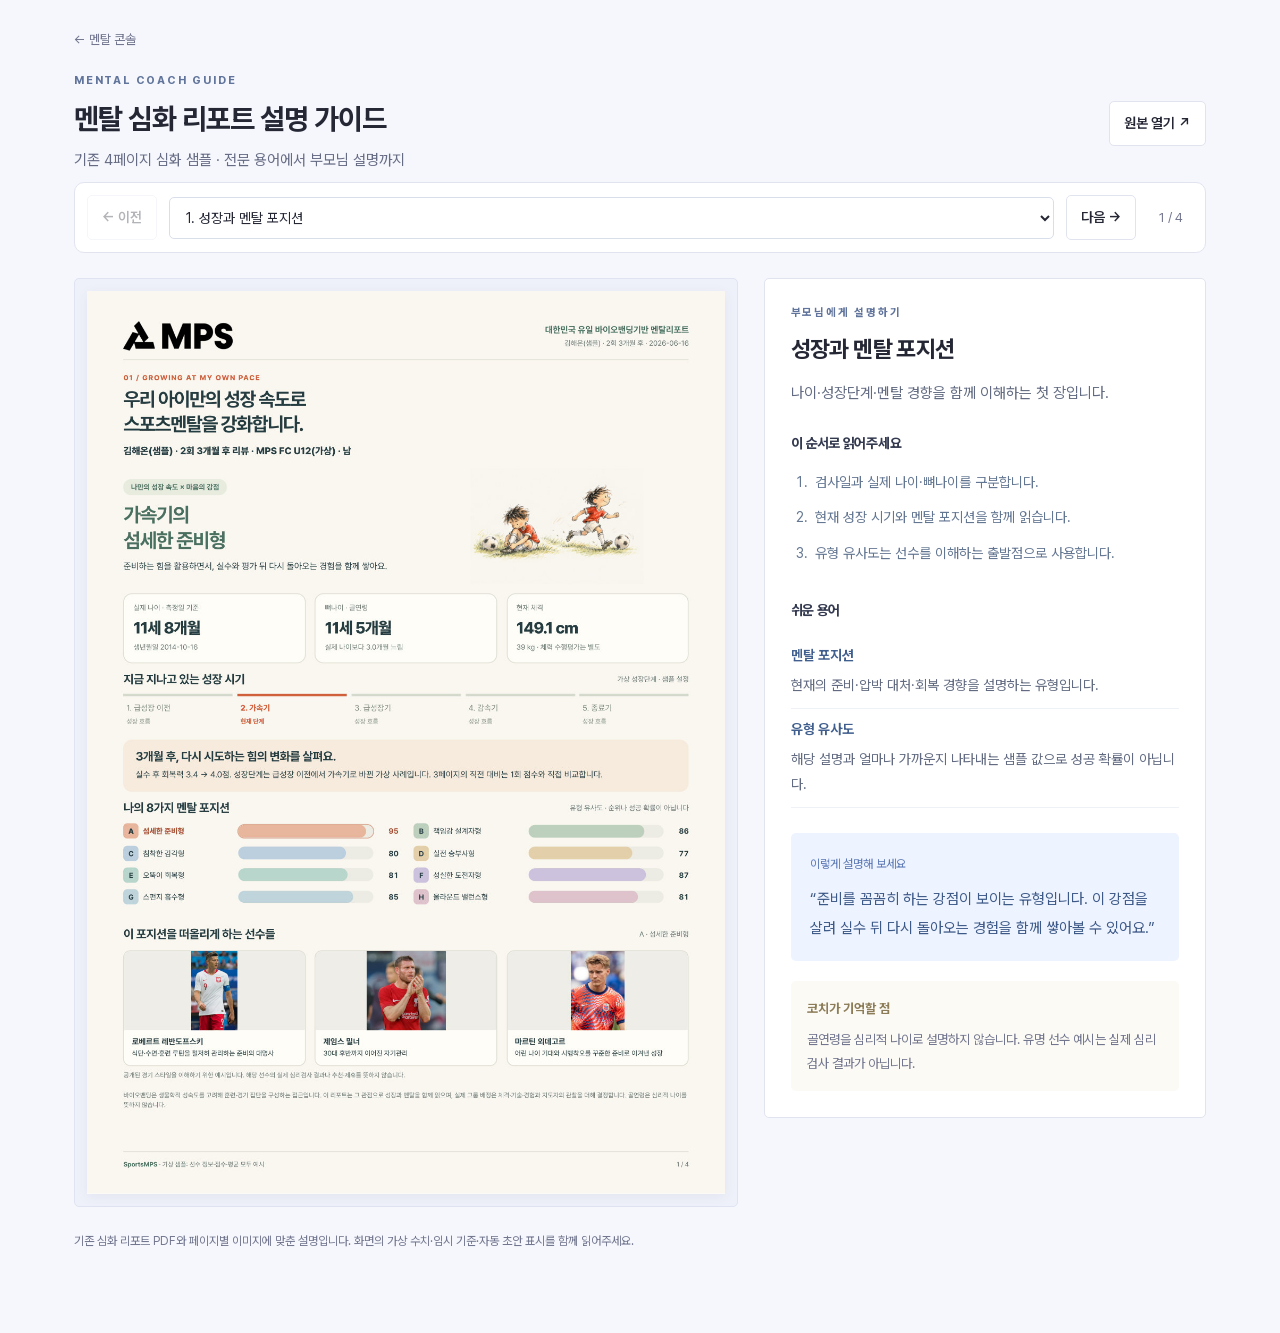
<file: guide.html>
<!doctype html><html lang="ko"><head><meta charset="utf-8"><meta name="viewport" content="width=device-width,initial-scale=1"><title>MPS Mental · 설명 가이드</title><link rel="stylesheet" href="styles.css"><link rel="stylesheet" href="typography.css"><link rel="stylesheet" href="hq.css"><link rel="stylesheet" href="mental.css"><style>main{margin:0!important}.content{max-width:1200px;margin:auto}.guide-toolbar{flex-wrap:wrap}</style></head><body><main><div class="content"><a class="back-link" href="index.html#coaching">← 멘탈 콘솔</a><div id="guide"></div></div></main><script src="guides.js"></script><script src="guide.js"></script></body></html>
</file>
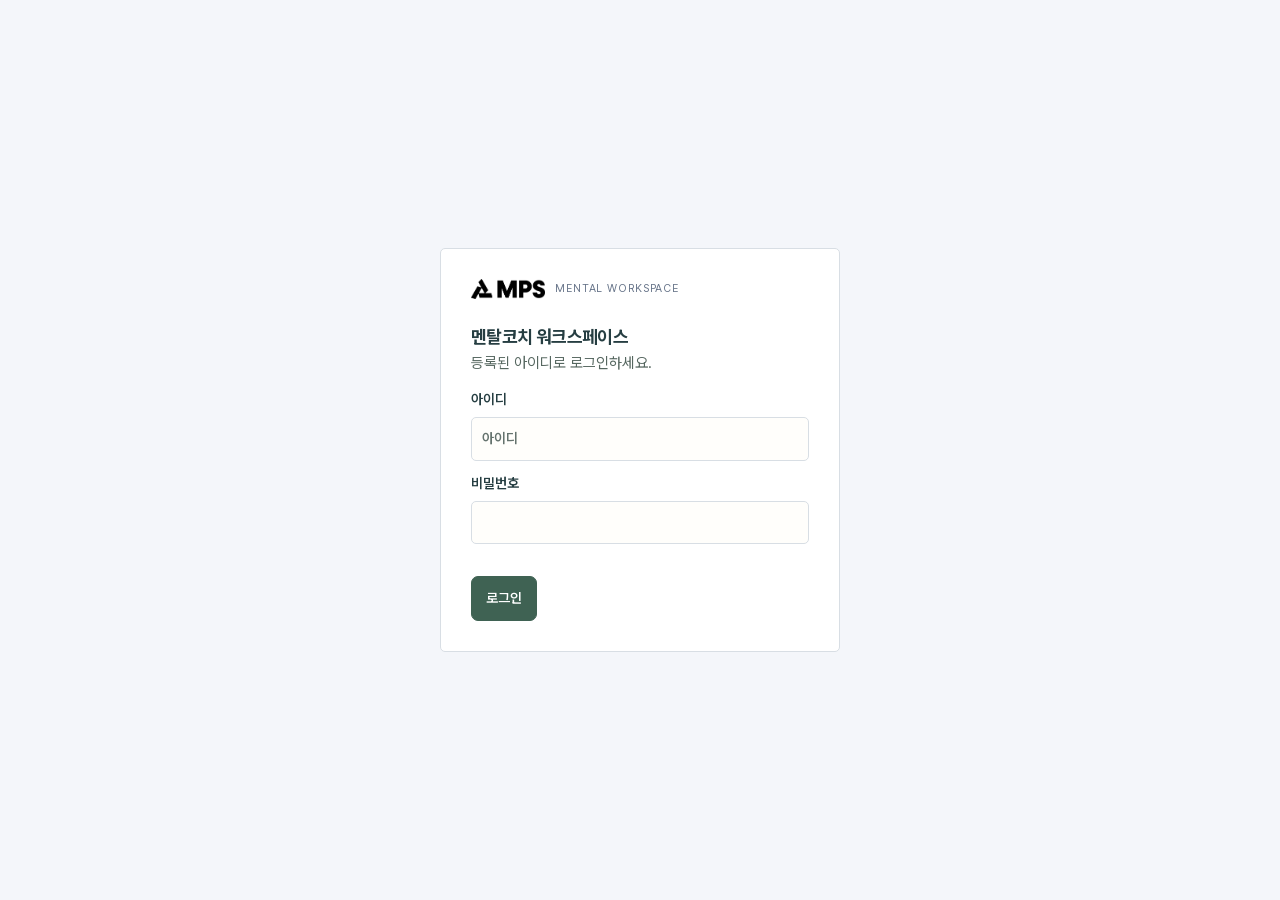
<file: shell.html>
<!doctype html>
<html lang="ko">
<head><meta charset="utf-8"><meta name="viewport" content="width=device-width,initial-scale=1"><title>MPS Mental · 멘탈코치 차팅</title><link rel="stylesheet" href="styles.css"><link rel="stylesheet" href="typography.css"><link rel="stylesheet" href="hq.css"><link rel="stylesheet" href="mental.css"><link rel="stylesheet" href="emr.css"><link rel="stylesheet" href="coach-ux.css?v=20261005-completion"></head>
<body class="auth-locked">
<aside class="sidebar"><a class="brand" href="#mental"><img src="assets/mps-logo-black.png" alt="MPS"><span>mental</span></a><span class="nav-label">멘탈코치 워크스페이스</span><nav aria-label="주 메뉴"><a href="#mental" data-view="mental">선수 관리</a><a href="#chart" data-view="chart">상담 노트</a><a href="#mental-diary" data-view="mental-diary">다이어리 활용</a><a href="#mental-evidence" data-view="mental-evidence">서베이 · 참고자료</a><a href="#mental-report" data-view="mental-report">멘탈 리포트</a></nav><div class="workspace-divider" role="separator"></div><span class="landing-label">MPS 멘탈 랜딩페이지</span><nav class="landing-nav" aria-label="MPS 멘탈 랜딩페이지"><a href="resources/haeonsports/indexmental.html" target="_blank" rel="noopener">프로그램 소개 ↗</a></nav><div class="sidebar-bottom"><span class="tiny">MPS MENTAL COACH</span><b>기록을 다음 코칭으로.</b><p class="tiny">입력한 내용은 자동 저장됩니다.</p></div></aside>
<main><header class="topbar"><span>MPS MENTAL <i>/</i> 멘탈코치 차팅</span><div><span id="cloud-status" class="local-tag" role="status">저장소 연결 중…</span><button class="button" id="retry-save">저장 재시도</button></div></header>
<!-- BASECAMP VIEWS -->
<div class="content view" id="chart" hidden>
<div class="chart-workspace-toolbar"><div class="page-heading"><h1 id="chart-title">멘탈 차팅</h1><span class="workspace-caption">MENTAL COACH WORKSPACE</span></div><div class="resource-actions chart-actions"><label class="player-picker" for="chart-player"><select id="chart-player" aria-label="차팅 선수 선택"><option value="">선수 선택</option></select></label><button class="button" id="edit-current-player">선수 정보</button><button class="button subtle-danger" id="delete-current-player">관리 선수 삭제</button><a class="button" id="open-mental-report" href="#mental-report">리포트 열기 ↗</a></div></div>
<div class="emr-columns"><aside class="athlete-column" aria-label="차팅 선수 목록"><header class="column-heading"><h2>선수 목록 <span id="workspace-player-count" class="count-badge">0</span></h2><button class="button" data-add-player aria-label="선수 등록">＋</button></header><div class="athlete-search"><input id="workspace-player-search" type="search" placeholder="이름 · 차트번호 검색" aria-label="차팅 선수 검색"></div><div id="workspace-player-list"></div></aside><aside class="panel narrative session-rail" aria-label="회차 기록 탐색"><header class="rail-heading"><div><h3><span id="session-player-name">선수 선택</span> <span id="session-count" class="count-badge">0</span></h3><small>회차 기록 · 최신순</small></div><button class="primary" id="add-session">+ 새 상담</button></header><div id="session-list" aria-label="선수의 상담 회차"></div><details class="shared-diary-note"><summary>공유 다이어리 메모</summary><label for="diary-note" class="sr-only">선수와 공유한 다이어리</label><textarea id="diary-note" rows="4" maxlength="12000" placeholder="선수가 공유한 마음·시도·몸·수면을 기록하세요."></textarea><p class="tiny">최근 다이어리는 하단에서 확인할 수 있습니다.</p></details><div id="player-links" class="resource-actions"></div></aside><div class="consultation-column"><section id="chart-player-card" class="player-identity" aria-label="현재 차팅 선수" hidden></section><div id="chart-empty" class="panel narrative">왼쪽에서 선수를 선택하면 회차와 상담 기록이 표시됩니다.</div><div id="coaching-flow" hidden><nav class="coaching-steps" aria-label="상담 진행"><button type="button" data-coaching-step="prepare" aria-current="step"><span>01</span> 상담 준비</button><button type="button" data-coaching-step="record"><span>02</span> 상담 기록</button><button type="button" data-coaching-step="finish"><span>03</span> 마무리</button></nav><section class="prepare-intro" data-flow-panel="prepare"><span class="eyebrow">BEFORE THE CONVERSATION</span><h2>지난 약속에서 대화를 시작하세요</h2><p>최근 다이어리와 멘탈 지표를 살펴본 뒤, 오늘 함께 이야기할 주제를 정합니다.</p><section id="previous-session-plan" class="previous-session-plan" hidden></section><div class="resource-actions"><button type="button" class="primary" id="start-prepared-session">+ 오늘의 새 상담</button><button type="button" class="button" data-coaching-step="record">선택한 기록 이어쓰기</button></div></section></div><div id="chart-body" hidden><article class="panel narrative consultation-editor" aria-label="상담 기록 작성"><header class="column-heading"><h2>상담 이력</h2><small>상담 · 메모</small></header><details id="consultation-record" open><summary class="consultation-toggle"><span id="session-title">회차를 선택하세요</span><time id="consultation-date"></time><span class="fold-indicator" aria-hidden="true"></span></summary><div class="record-actions resource-actions"><button class="button" id="copy-session">기록 복사</button><button type="button" class="button subtle-danger" id="delete-consultation">회차 상담 삭제</button><button class="button subtle-danger" id="delete-session-note">회차 메모 삭제</button></div>
<form id="session-form" hidden><div class="session-metadata"><label class="emr-field emr-field-date"><span>상담일</span><input id="session-date" type="date" required></label><label class="emr-field emr-field-coach"><span>담당 멘탈코치</span><input id="session-coach" maxlength="100"></label><label class="emr-field emr-field-topic"><span>상담 주제</span><input id="session-topic" maxlength="300" placeholder="긴장 관리 · 실수 후 회복 · 경기 준비"></label></div><section id="consultation-recording" class="consultation-recording" aria-label="회차 상담 녹음">
<div class="recording-actions"><button type="button" class="button" data-recording="start">상담 녹음</button><button type="button" class="button" data-recording="import">녹음 원본 불러오기</button><input type="file" data-recording="file" accept="audio/wav,.wav" hidden aria-label="녹음 원본 파일"><button type="button" class="button" data-recording="pause" hidden>일시정지</button><button type="button" class="button" data-recording="stop" hidden>녹음 종료</button><button type="button" class="button" data-recording="retry" hidden>다시 시도</button><button type="button" class="button" data-recording="download" hidden>녹음 원본 내려받기</button><button type="button" class="button" data-recording="cancel" hidden>취소</button></div>
<p class="tiny" data-recording="status" role="status" aria-live="polite"></p>
<div data-recording="preview" hidden><h4>상담 녹취</h4><div data-recording="speakers" class="recording-speakers"></div><pre data-recording="transcript" class="recording-text"></pre><h4>AI 상담요약</h4><pre data-recording="summary" class="recording-text"></pre><div class="recording-actions"><button type="button" class="button primary" data-recording="insert" hidden>메모에 삽입</button><button type="button" class="button" data-recording="resummarize">다시 요약</button></div><p class="tiny">미리보기는 저장되지 않습니다. 확인 후 삽입하면 기존 메모 뒤에 추가됩니다.</p></div></section><label class="emr-field emr-field-note"><span>상담 내용</span><textarea id="session-note" rows="8" maxlength="20000" placeholder="선수의 표현, 관찰한 행동, 코칭 내용을 기록하세요."></textarea></label><details class="optional-notes"><summary>리포트 관찰 · 다이어리 회고 추가 <small>선택</small></summary><div class="session-support-fields"><label class="emr-field emr-field-assessment"><span>서베이 · 리포트 관찰</span><textarea id="session-assessment" rows="3" maxlength="12000" placeholder="점수와 실제 경험을 함께 기록합니다."></textarea></label><label class="emr-field emr-field-diary"><span>다이어리 회고</span><textarea id="session-diary" rows="3" maxlength="12000" placeholder="마음 → 작은 시도 → 몸과 수면 → 함께 회고"></textarea></label></div></details><div class="record-next"><button type="button" class="primary" data-coaching-step="finish">다음 행동 정하고 마무리 →</button></div><section class="finish-intro" data-flow-panel="finish"><span class="eyebrow">ONE SMALL NEXT STEP</span><h2>다음에 해볼 행동 하나를 정해주세요</h2><p>선수와 합의한 작은 실천과 다음 상담에서 물어볼 질문을 남깁니다.</p></section><div class="finish-recap" id="finish-recap" data-flow-panel="finish"></div><div class="session-plan-fields" data-flow-panel="finish"><label class="emr-field emr-field-next"><span>다음 행동 약속</span><textarea id="session-next" rows="2" maxlength="12000" placeholder="다음 상담까지 실천할 행동 한 가지"></textarea></label><label class="emr-field emr-field-question"><span>다음 회차 확인 질문</span><textarea id="session-question" rows="2" maxlength="12000"></textarea></label></div><details id="note-deletion-history" class="note-history"><summary>메모 삭제 이력</summary><div id="note-history-list"></div></details><div class="finish-actions" data-flow-panel="finish"><button type="button" class="primary" id="finish-consultation">상담 마무리</button><p id="finish-feedback" role="status"></p></div><footer class="editor-footer"><span id="session-save-status" class="tiny" role="status"></span></footer></form><p id="session-empty" class="muted">‘새 상담’을 눌러 오늘의 기록을 시작하세요.</p></details></article></div><section data-flow-panel="prepare" id="coach-profile" class="coach-profile" aria-label="선수 멘탈 지표" hidden></section><section data-flow-panel="prepare" id="coach-diary" class="coach-diary" aria-label="최근 다이어리" hidden></section></div></div></div>
<div class="content view report-view" id="mental-report" hidden><div class="page-heading"><div><span class="eyebrow">MENTAL REPORT</span><h1>MPS 멘탈 리포트</h1><p class="muted">리포트 전체 선수는 별도로 조회합니다. 관리할 선수는 선수 등록창에서 선택해 가져오세요.</p></div><a class="button" href="#mental">관리 선수 목록으로</a></div><iframe id="mental-report-frame" title="MPS 멘탈 리포트" class="mental-report-frame" loading="lazy"></iframe></div></main>
<aside class="summary-dock collapsed" aria-label="최근 4회 AI 요약"><button id="summary-toggle" class="summary-toggle" aria-expanded="false">최근 4회 AI 요약 <span>열기 ⌃</span></button><div id="summary-body"><p id="summary-context" class="tiny">차팅할 선수를 선택하세요.</p><p id="ai-status" class="tiny" role="status">AI 연결 확인 중…</p><label class="check"><input id="auto-summary" type="checkbox" checked> 저장 후 자동 AI 요약</label><div class="resource-actions"><button id="generate-summary" class="primary">요약 생성</button><button id="copy-summary" class="button">복사</button></div><textarea id="summary-text" rows="7" maxlength="20000" placeholder="최근 4회 기록의 변화·코칭 내용·다음 행동이 여기에 표시됩니다." aria-label="최근 4회 AI 요약 내용"></textarea><p id="summary-status" class="tiny" role="status">요약도 수정하면 자동 저장됩니다.</p></div></aside>
<dialog id="delete-consultation-dialog" aria-labelledby="delete-consultation-title"><h2 id="delete-consultation-title">삭제하시겠습니까?</h2><p id="delete-consultation-context"></p><p>선택한 회차의 상담 내용과 행동 약속을 상담 목록에서 삭제합니다.</p><div class="resource-actions"><button type="button" class="button" id="cancel-consultation-delete" autofocus>삭제취소</button><button type="button" class="primary" id="confirm-consultation-delete">삭제</button></div></dialog><dialog id="player-dialog"><form id="player-form"><div class="section-heading"><h2 id="player-dialog-title">선수 등록</h2><button type="button" id="close-player" class="button">닫기</button></div><section id="report-player-picker" class="report-player-picker"><h3>멘탈 리포트에서 선수 가져오기</h3><p class="tiny">이름 또는 고유번호(차트번호)로 검색해 선택하세요. 저장하기를 눌러야 관리 선수로 등록됩니다.</p><label>리포트 선수 검색<input id="report-player-search" type="search" placeholder="선수 이름 또는 차트번호" autocomplete="off"></label><label>리포트 선수 목록<select id="report-player-choice" size="5" aria-label="이름과 차트번호로 리포트 선수 선택"><option value="">선수를 선택해주세요.</option></select></label><button type="button" class="button" id="use-report-player">선택 선수 정보 불러오기</button><p id="report-player-status" class="tiny" role="status"></p><p class="tiny">리포트가 없는 선수는 아래에 직접 입력해 등록할 수 있습니다.</p></section><label>선수명<input name="name" required maxlength="100"></label><div class="field-grid"><label>생년월일<input name="birth" type="date"></label><label>성별<select name="sex"><option value="">미등록</option><option value="남">남</option><option value="여">여</option></select></label></div><div class="field-grid"><label>선수 고유번호<input name="number" maxlength="100"></label><label>담당 멘탈코치<input name="coach" maxlength="100"></label></div><label>소속 팀 · 기관<input name="organization" maxlength="200"></label><label>진행 프로그램<input name="program" value="멘탈강화" maxlength="200"></label><label>상태<select name="active"><option value="true">활성</option><option value="false">비활성</option></select></label><label>멘탈 리포트 주소<input name="reportUrl" type="text" inputmode="url"></label><label>다이어리 주소<input name="diaryUrl" type="url"></label><label>관리 메모<textarea name="note" rows="3" maxlength="3000"></textarea></label><button type="submit" class="primary">저장하기</button></form></dialog>
<button type="button" id="coach-account" class="button">코치 로그인</button><dialog id="coach-dialog" open><form id="coach-login"><div class="login-brand"><img src="assets/mps-logo-black.png" alt="MPS"><span>MENTAL WORKSPACE</span></div><h3>멘탈코치 워크스페이스</h3><p class="muted">등록된 아이디로 로그인하세요.</p><label>아이디<input name="username" type="text" autocomplete="username" placeholder="아이디" required></label><label>비밀번호<input name="password" type="password" autocomplete="current-password" required></label><p id="coach-login-status" role="status"></p><div class="recording-actions"><button class="button primary" type="submit">로그인</button><button class="button" id="coach-login-close" type="button">닫기</button><button class="button" id="coach-logout" type="button" hidden>로그아웃</button></div></form></dialog><div id="toast" role="status" hidden></div><noscript>이 화면을 사용하려면 JavaScript를 활성화하세요.</noscript><script type="module" src="app.js"></script></body></html>
</file>
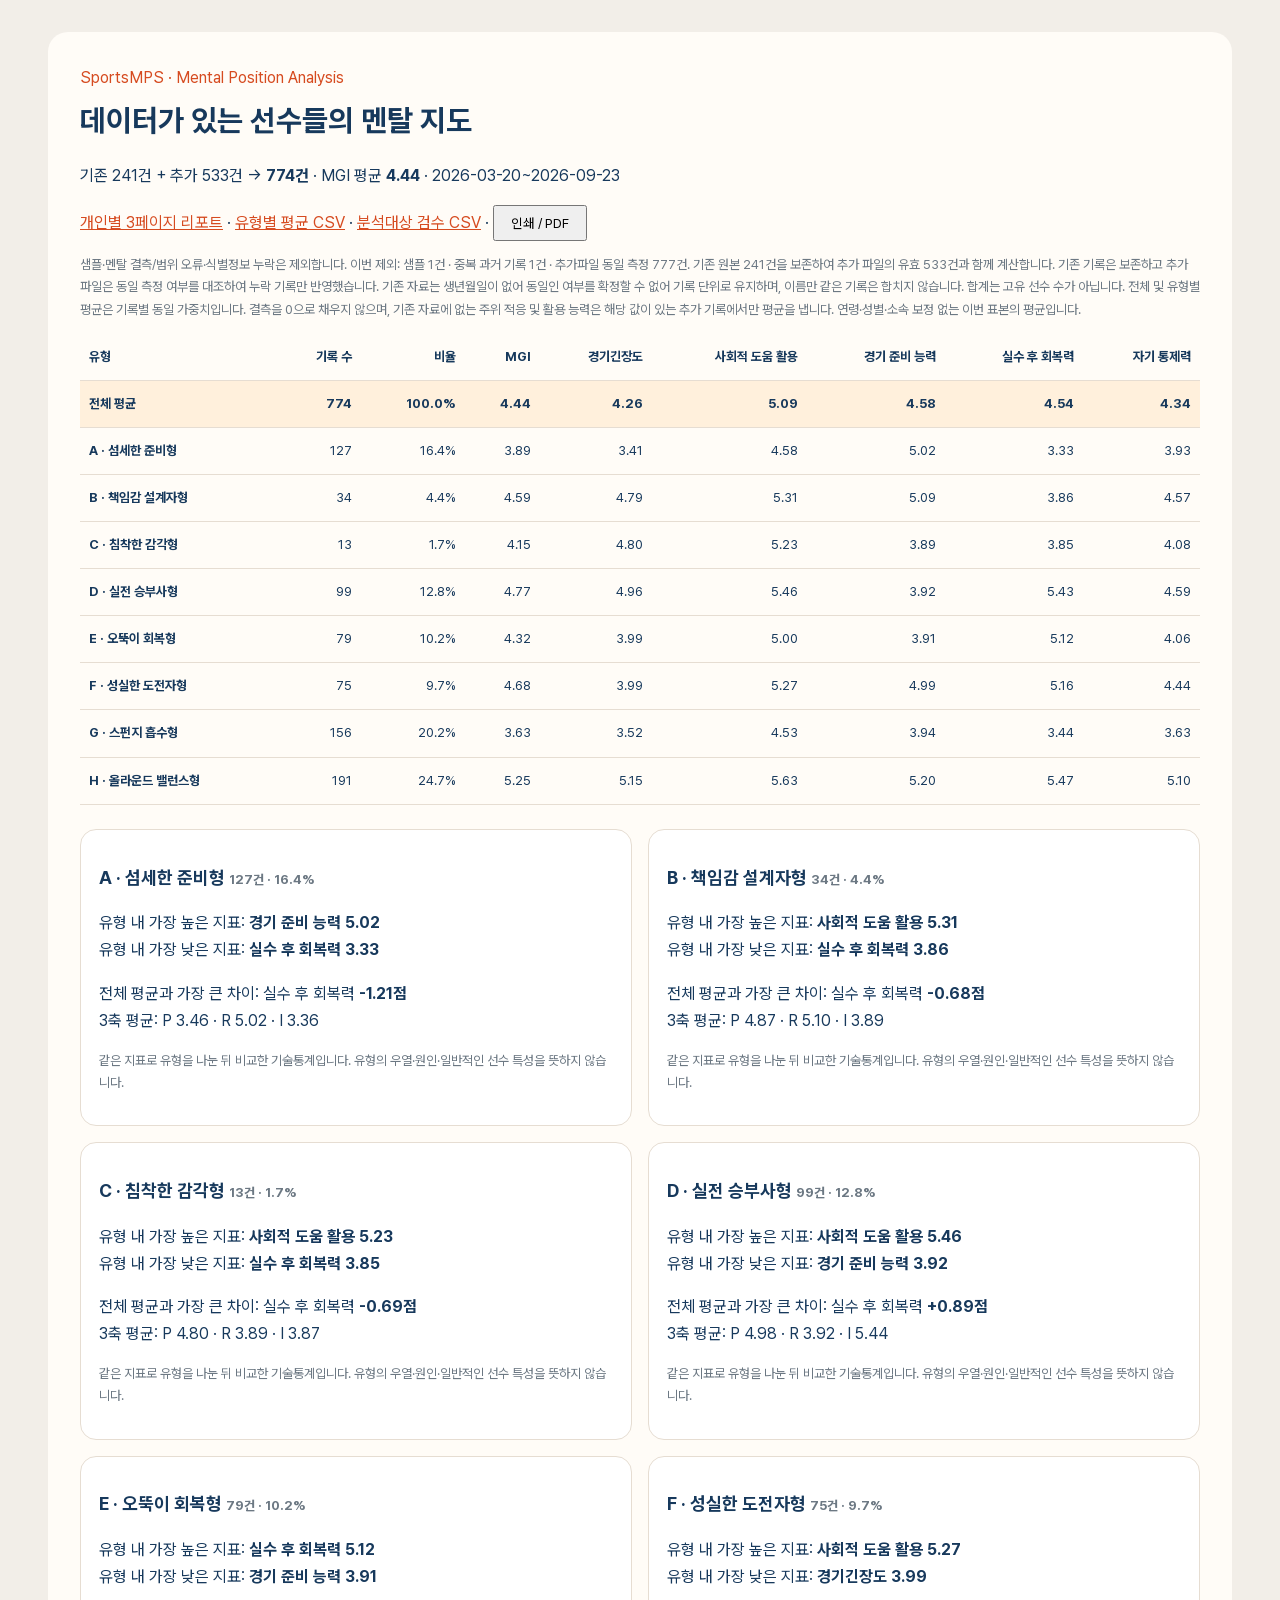
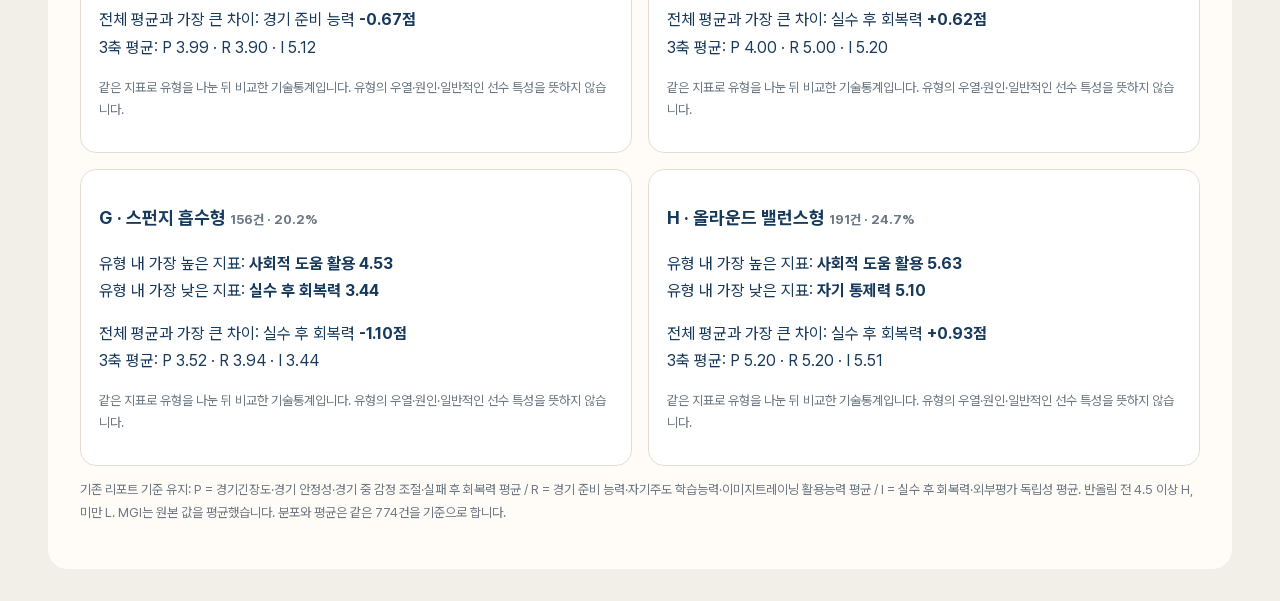
<file: resources/2026mental2/MPS_멘탈_통합_유형별_분석.html>
<!doctype html><html lang="ko"><meta charset="utf-8"><meta name="viewport" content="width=device-width,initial-scale=1"><link rel="stylesheet" href="../../typography.css" data-basecamp-typography>
<title>MPS 멘탈 · 통합 유형 분석</title><style>body{margin:0;background:#F2EEE8;color:#17395C;font-family:"Apple SD Gothic Neo",sans-serif;line-height:1.7}main{max-width:1120px;margin:32px auto;padding:32px;background:#FFFCF7;border-radius:20px}h1{font-size:30px;margin:4px 0}h2{font-size:18px}small,.note{font-size:13px;color:#6C7883}.eyebrow,a{color:#D64B20}.scroll{overflow:auto}table{width:100%;border-collapse:collapse;font-size:13px;white-space:nowrap}th,td{padding:12px 9px;border-bottom:1px solid #E6DDD2;text-align:right}th:first-child{text-align:left}.overall{background:#FFF0DC;font-weight:bold}.cards{display:grid;grid-template-columns:1fr 1fr;gap:16px;margin-top:24px}article{padding:18px;background:white;border:1px solid #E6DDD2;border-radius:16px}button{padding:8px 16px;cursor:pointer}@media(max-width:700px){main{margin:8px;padding:18px}.cards{grid-template-columns:1fr}}@media print{main{margin:0;padding:0}nav{display:none}article{break-inside:avoid}}</style><main><div class="eyebrow">SportsMPS · Mental Position Analysis</div><h1>데이터가 있는 선수들의 멘탈 지도</h1><p>기존 241건 + 추가 533건 → <b>774건</b> · MGI 평균 <b>4.44</b> · 2026-03-20~2026-09-23</p><nav><a href="MPS_멘탈포지션_A4_3페이지_리포트_v3.html">개인별 3페이지 리포트</a> · <a href="멘탈_유형별_평균.csv">유형별 평균 CSV</a> · <a href="멘탈_분석대상_검수.csv">분석대상 검수 CSV</a> · <button onclick="window.print()">인쇄 / PDF</button></nav><p class="note">샘플·멘탈 결측/범위 오류·식별정보 누락은 제외합니다. 이번 제외: 샘플 1건 · 중복 과거 기록 1건 · 추가파일 동일 측정 777건. 기존 원본 241건을 보존하여 추가 파일의 유효 533건과 함께 계산합니다. 기존 기록은 보존하고 추가 파일은 동일 측정 여부를 대조하여 누락 기록만 반영했습니다. 기존 자료는 생년월일이 없어 동일인 여부를 확정할 수 없어 기록 단위로 유지하며, 이름만 같은 기록은 합치지 않습니다. 합계는 고유 선수 수가 아닙니다. 전체 및 유형별 평균은 기록별 동일 가중치입니다. 결측을 0으로 채우지 않으며, 기존 자료에 없는 주위 적응 및 활용 능력은 해당 값이 있는 추가 기록에서만 평균을 냅니다. 연령·성별·소속 보정 없는 이번 표본의 평균입니다.</p><div class="scroll"><table><thead><tr><th>유형</th><th>기록 수</th><th>비율</th><th>MGI</th><th>경기긴장도</th><th>사회적 도움 활용</th><th>경기 준비 능력</th><th>실수 후 회복력</th><th>자기 통제력</th></tr></thead><tbody><tr class="overall"><th>전체 평균</th><td>774</td><td>100.0%</td><td>4.44</td><td>4.26</td><td>5.09</td><td>4.58</td><td>4.54</td><td>4.34</td></tr><tr><th>A · 섬세한 준비형</th><td>127</td><td>16.4%</td><td>3.89</td><td>3.41</td><td>4.58</td><td>5.02</td><td>3.33</td><td>3.93</td></tr><tr><th>B · 책임감 설계자형</th><td>34</td><td>4.4%</td><td>4.59</td><td>4.79</td><td>5.31</td><td>5.09</td><td>3.86</td><td>4.57</td></tr><tr><th>C · 침착한 감각형</th><td>13</td><td>1.7%</td><td>4.15</td><td>4.80</td><td>5.23</td><td>3.89</td><td>3.85</td><td>4.08</td></tr><tr><th>D · 실전 승부사형</th><td>99</td><td>12.8%</td><td>4.77</td><td>4.96</td><td>5.46</td><td>3.92</td><td>5.43</td><td>4.59</td></tr><tr><th>E · 오뚝이 회복형</th><td>79</td><td>10.2%</td><td>4.32</td><td>3.99</td><td>5.00</td><td>3.91</td><td>5.12</td><td>4.06</td></tr><tr><th>F · 성실한 도전자형</th><td>75</td><td>9.7%</td><td>4.68</td><td>3.99</td><td>5.27</td><td>4.99</td><td>5.16</td><td>4.44</td></tr><tr><th>G · 스펀지 흡수형</th><td>156</td><td>20.2%</td><td>3.63</td><td>3.52</td><td>4.53</td><td>3.94</td><td>3.44</td><td>3.63</td></tr><tr><th>H · 올라운드 밸런스형</th><td>191</td><td>24.7%</td><td>5.25</td><td>5.15</td><td>5.63</td><td>5.20</td><td>5.47</td><td>5.10</td></tr></tbody></table></div><div class="cards"><article><h2>A · 섬세한 준비형 <small>127건 · 16.4%</small></h2><p>유형 내 가장 높은 지표: <b>경기 준비 능력 5.02</b><br>유형 내 가장 낮은 지표: <b>실수 후 회복력 3.33</b></p><p>전체 평균과 가장 큰 차이: 실수 후 회복력 <b>-1.21점</b><br>3축 평균: P 3.46 · R 5.02 · I 3.36</p><p class="note">같은 지표로 유형을 나눈 뒤 비교한 기술통계입니다. 유형의 우열·원인·일반적인 선수 특성을 뜻하지 않습니다.</p></article><article><h2>B · 책임감 설계자형 <small>34건 · 4.4%</small></h2><p>유형 내 가장 높은 지표: <b>사회적 도움 활용 5.31</b><br>유형 내 가장 낮은 지표: <b>실수 후 회복력 3.86</b></p><p>전체 평균과 가장 큰 차이: 실수 후 회복력 <b>-0.68점</b><br>3축 평균: P 4.87 · R 5.10 · I 3.89</p><p class="note">같은 지표로 유형을 나눈 뒤 비교한 기술통계입니다. 유형의 우열·원인·일반적인 선수 특성을 뜻하지 않습니다.</p></article><article><h2>C · 침착한 감각형 <small>13건 · 1.7%</small></h2><p>유형 내 가장 높은 지표: <b>사회적 도움 활용 5.23</b><br>유형 내 가장 낮은 지표: <b>실수 후 회복력 3.85</b></p><p>전체 평균과 가장 큰 차이: 실수 후 회복력 <b>-0.69점</b><br>3축 평균: P 4.80 · R 3.89 · I 3.87</p><p class="note">같은 지표로 유형을 나눈 뒤 비교한 기술통계입니다. 유형의 우열·원인·일반적인 선수 특성을 뜻하지 않습니다.</p></article><article><h2>D · 실전 승부사형 <small>99건 · 12.8%</small></h2><p>유형 내 가장 높은 지표: <b>사회적 도움 활용 5.46</b><br>유형 내 가장 낮은 지표: <b>경기 준비 능력 3.92</b></p><p>전체 평균과 가장 큰 차이: 실수 후 회복력 <b>+0.89점</b><br>3축 평균: P 4.98 · R 3.92 · I 5.44</p><p class="note">같은 지표로 유형을 나눈 뒤 비교한 기술통계입니다. 유형의 우열·원인·일반적인 선수 특성을 뜻하지 않습니다.</p></article><article><h2>E · 오뚝이 회복형 <small>79건 · 10.2%</small></h2><p>유형 내 가장 높은 지표: <b>실수 후 회복력 5.12</b><br>유형 내 가장 낮은 지표: <b>경기 준비 능력 3.91</b></p><p>전체 평균과 가장 큰 차이: 경기 준비 능력 <b>-0.67점</b><br>3축 평균: P 3.99 · R 3.90 · I 5.12</p><p class="note">같은 지표로 유형을 나눈 뒤 비교한 기술통계입니다. 유형의 우열·원인·일반적인 선수 특성을 뜻하지 않습니다.</p></article><article><h2>F · 성실한 도전자형 <small>75건 · 9.7%</small></h2><p>유형 내 가장 높은 지표: <b>사회적 도움 활용 5.27</b><br>유형 내 가장 낮은 지표: <b>경기긴장도 3.99</b></p><p>전체 평균과 가장 큰 차이: 실수 후 회복력 <b>+0.62점</b><br>3축 평균: P 4.00 · R 5.00 · I 5.20</p><p class="note">같은 지표로 유형을 나눈 뒤 비교한 기술통계입니다. 유형의 우열·원인·일반적인 선수 특성을 뜻하지 않습니다.</p></article><article><h2>G · 스펀지 흡수형 <small>156건 · 20.2%</small></h2><p>유형 내 가장 높은 지표: <b>사회적 도움 활용 4.53</b><br>유형 내 가장 낮은 지표: <b>실수 후 회복력 3.44</b></p><p>전체 평균과 가장 큰 차이: 실수 후 회복력 <b>-1.10점</b><br>3축 평균: P 3.52 · R 3.94 · I 3.44</p><p class="note">같은 지표로 유형을 나눈 뒤 비교한 기술통계입니다. 유형의 우열·원인·일반적인 선수 특성을 뜻하지 않습니다.</p></article><article><h2>H · 올라운드 밸런스형 <small>191건 · 24.7%</small></h2><p>유형 내 가장 높은 지표: <b>사회적 도움 활용 5.63</b><br>유형 내 가장 낮은 지표: <b>자기 통제력 5.10</b></p><p>전체 평균과 가장 큰 차이: 실수 후 회복력 <b>+0.93점</b><br>3축 평균: P 5.20 · R 5.20 · I 5.51</p><p class="note">같은 지표로 유형을 나눈 뒤 비교한 기술통계입니다. 유형의 우열·원인·일반적인 선수 특성을 뜻하지 않습니다.</p></article></div><p class="note">기존 리포트 기준 유지: P = 경기긴장도·경기 안정성·경기 중 감정 조절·실패 후 회복력 평균 / R = 경기 준비 능력·자기주도 학습능력·이미지트레이닝 활용능력 평균 / I = 실수 후 회복력·외부평가 독립성 평균. 반올림 전 4.5 이상 H, 미만 L. MGI는 원본 값을 평균했습니다. 분포와 평균은 같은 774건을 기준으로 합니다.</p></main></html>
</file>
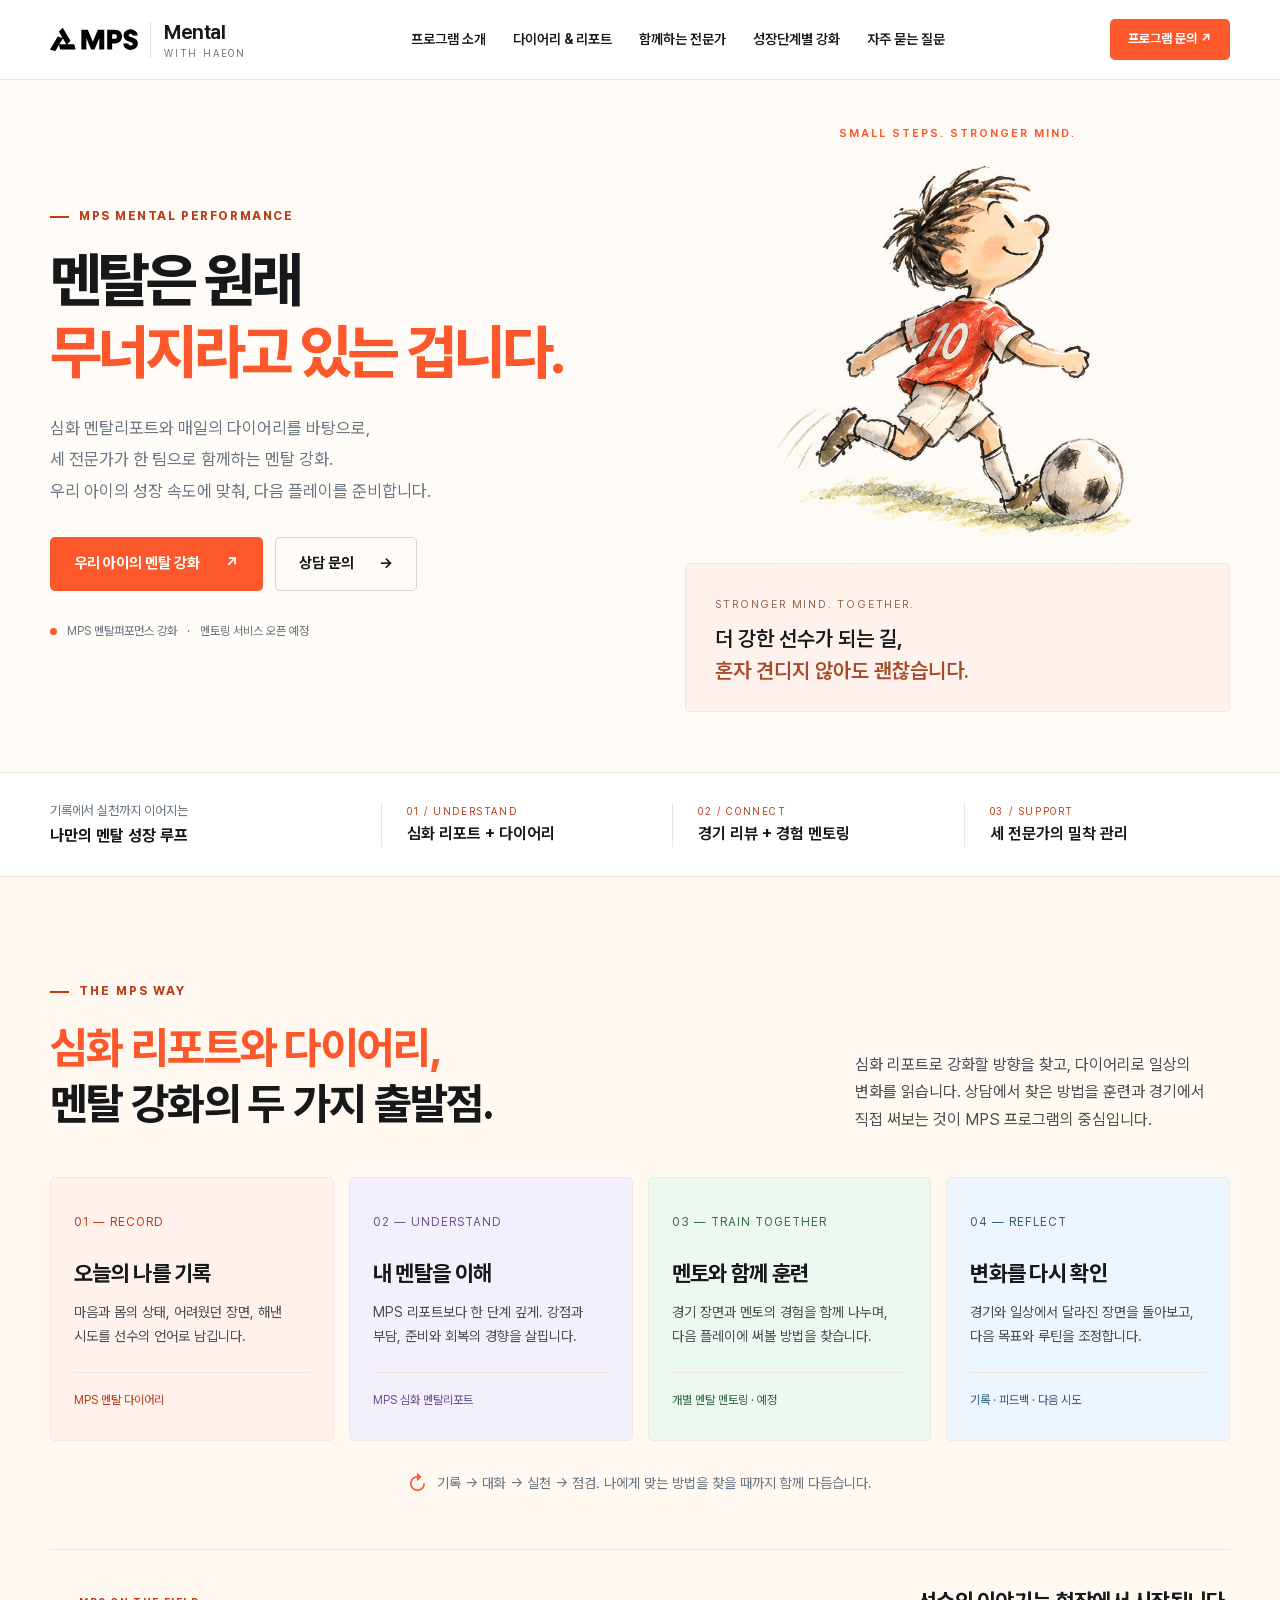
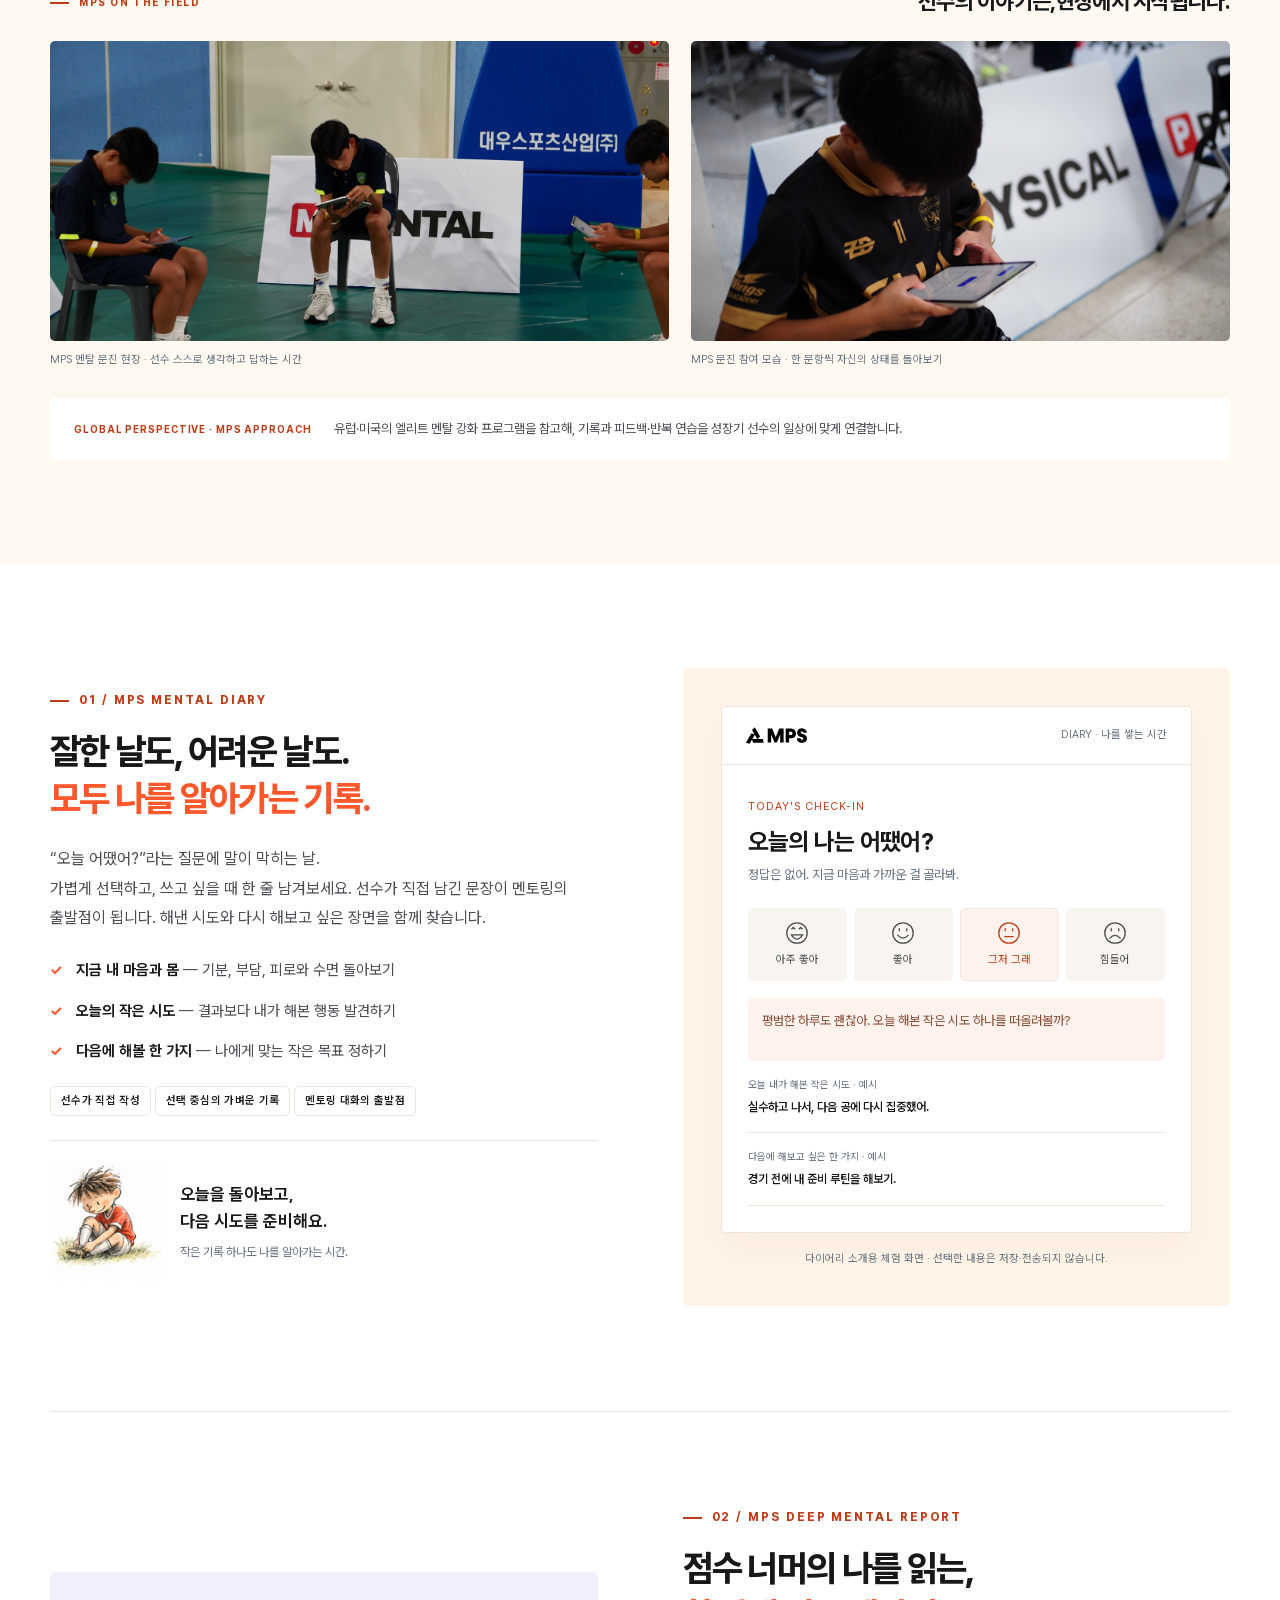
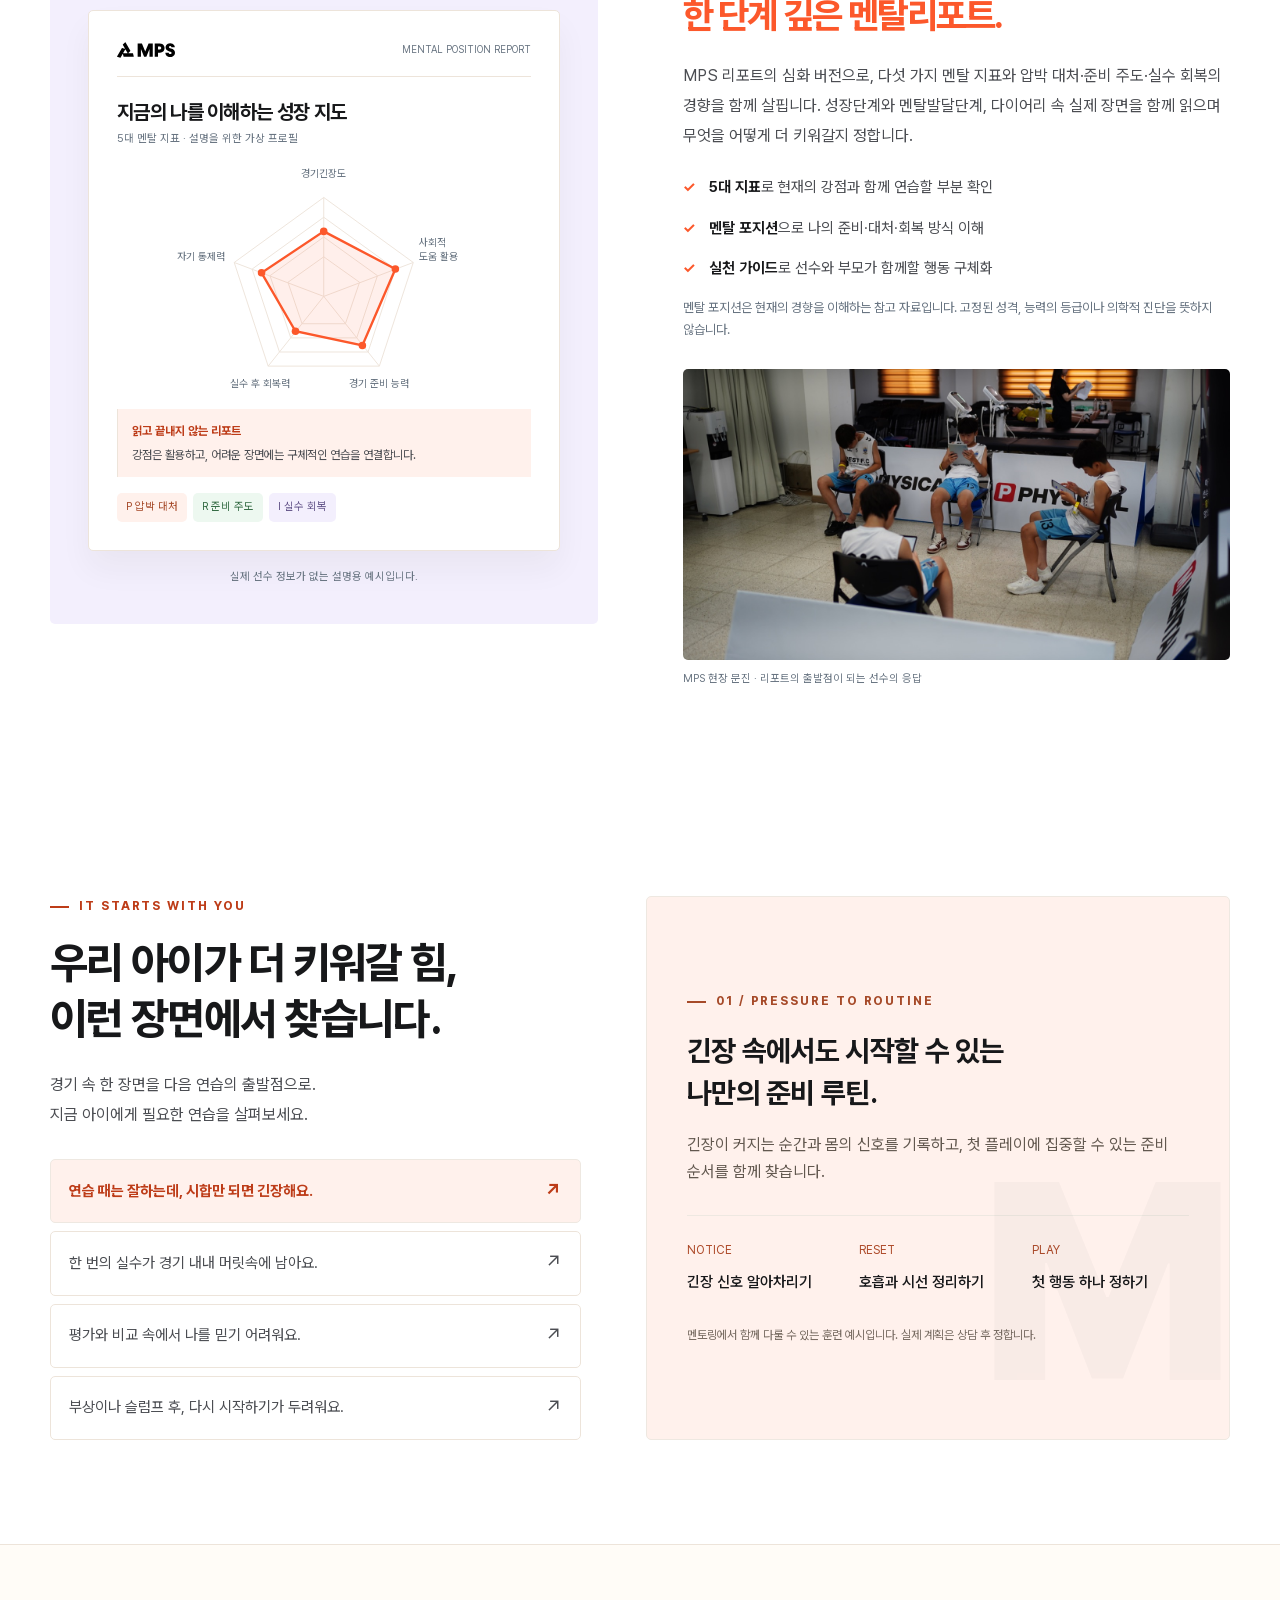
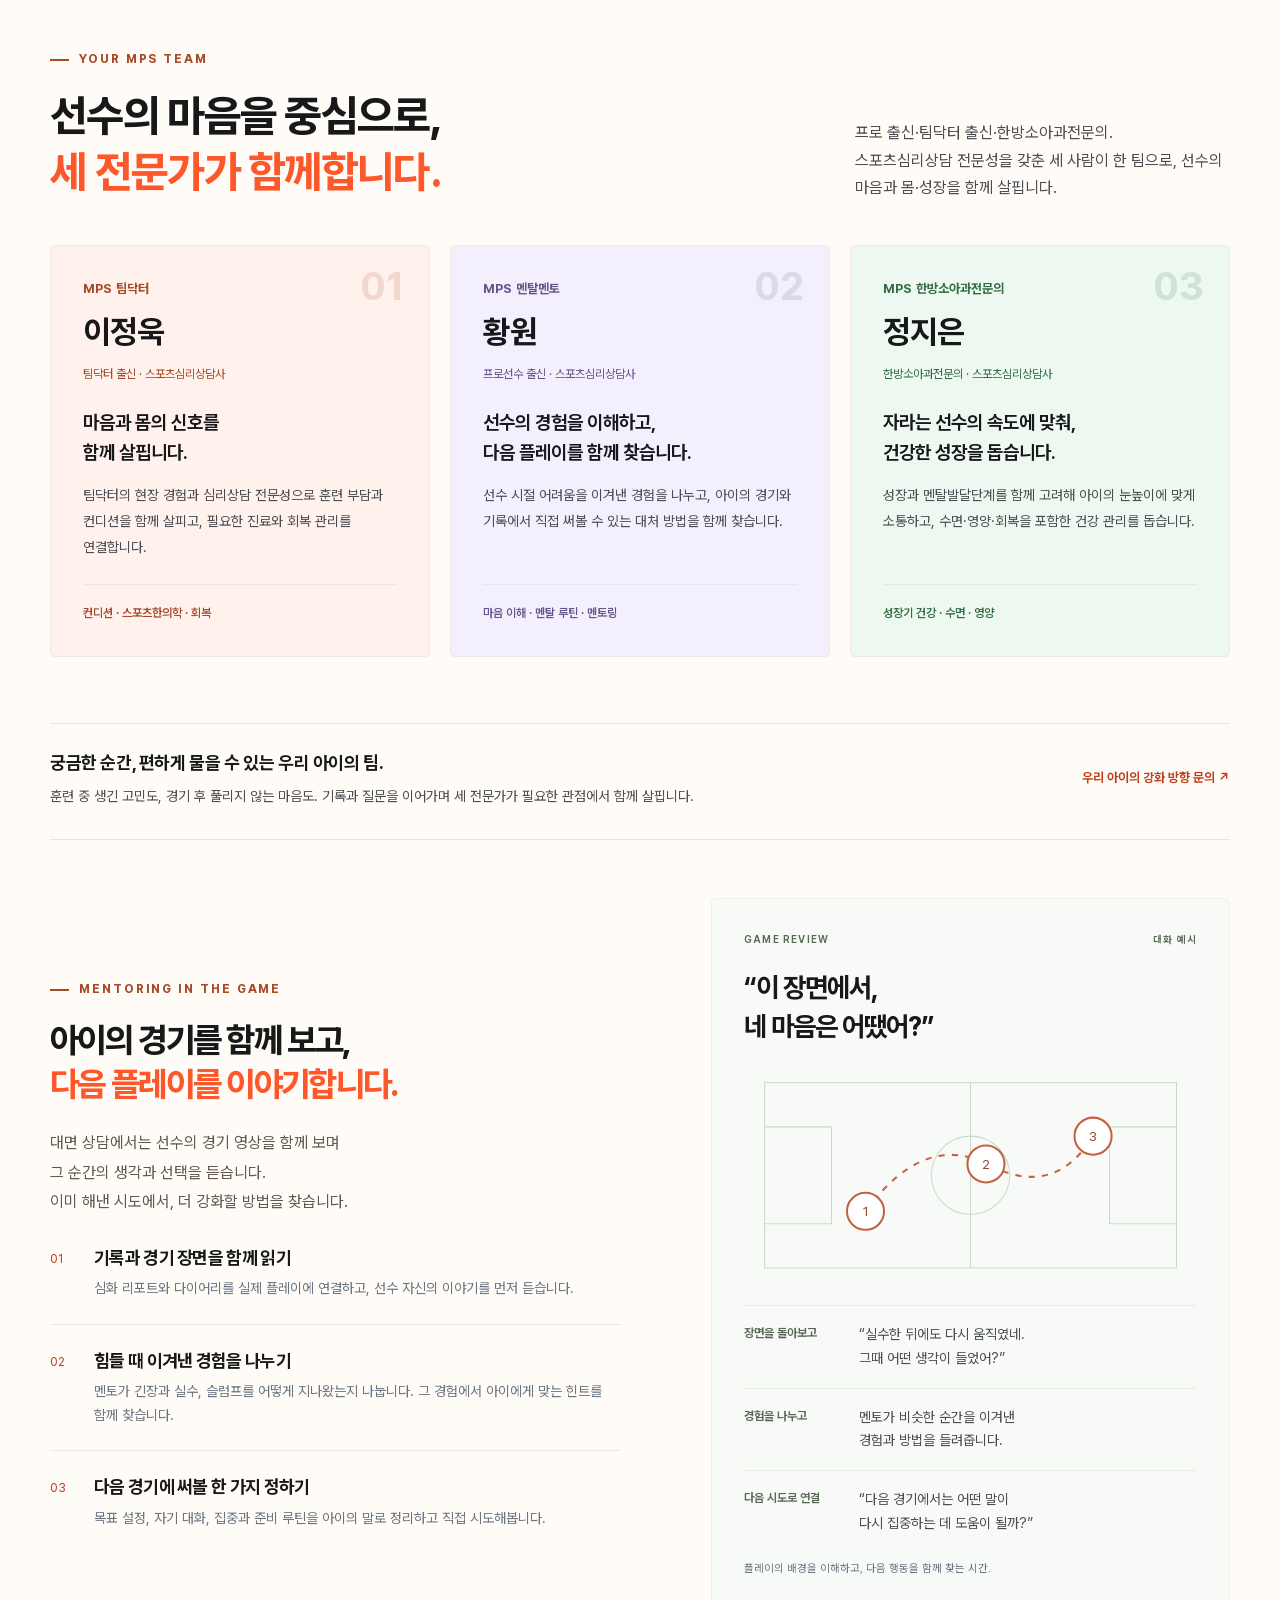
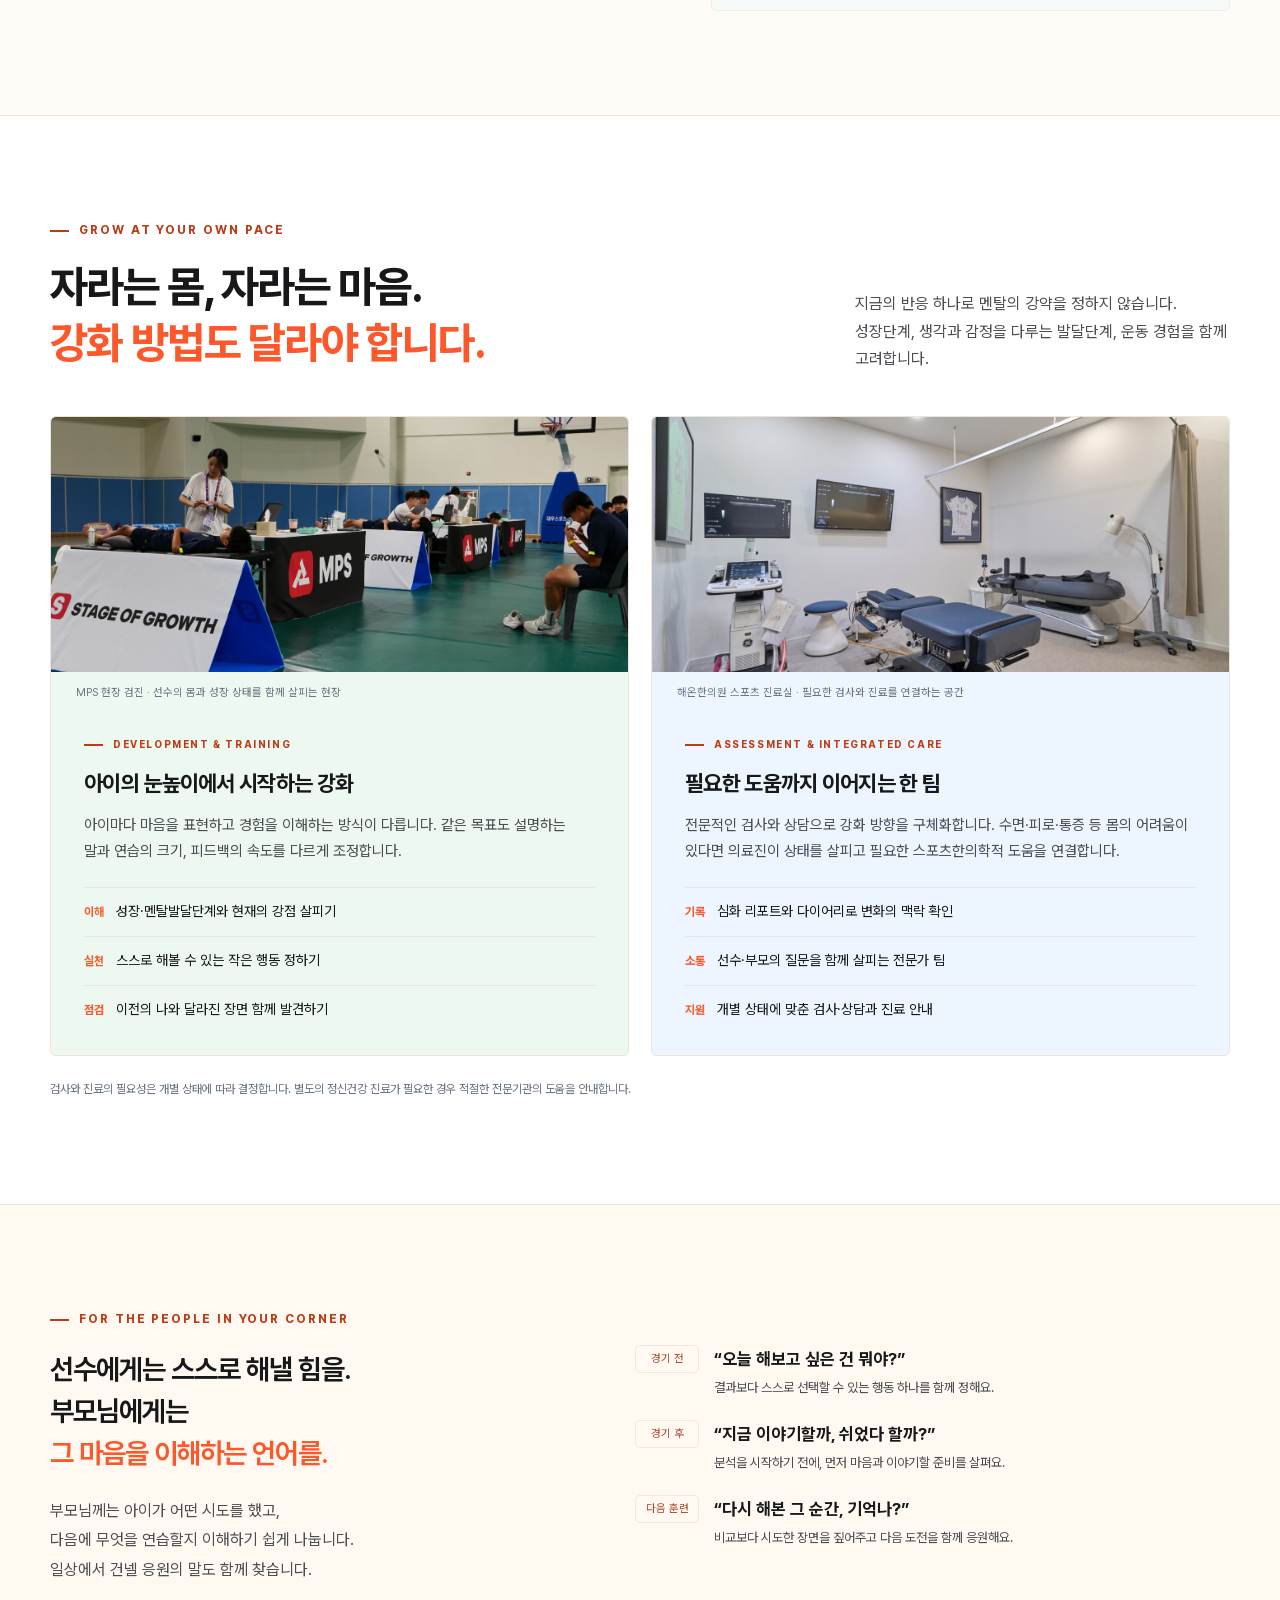
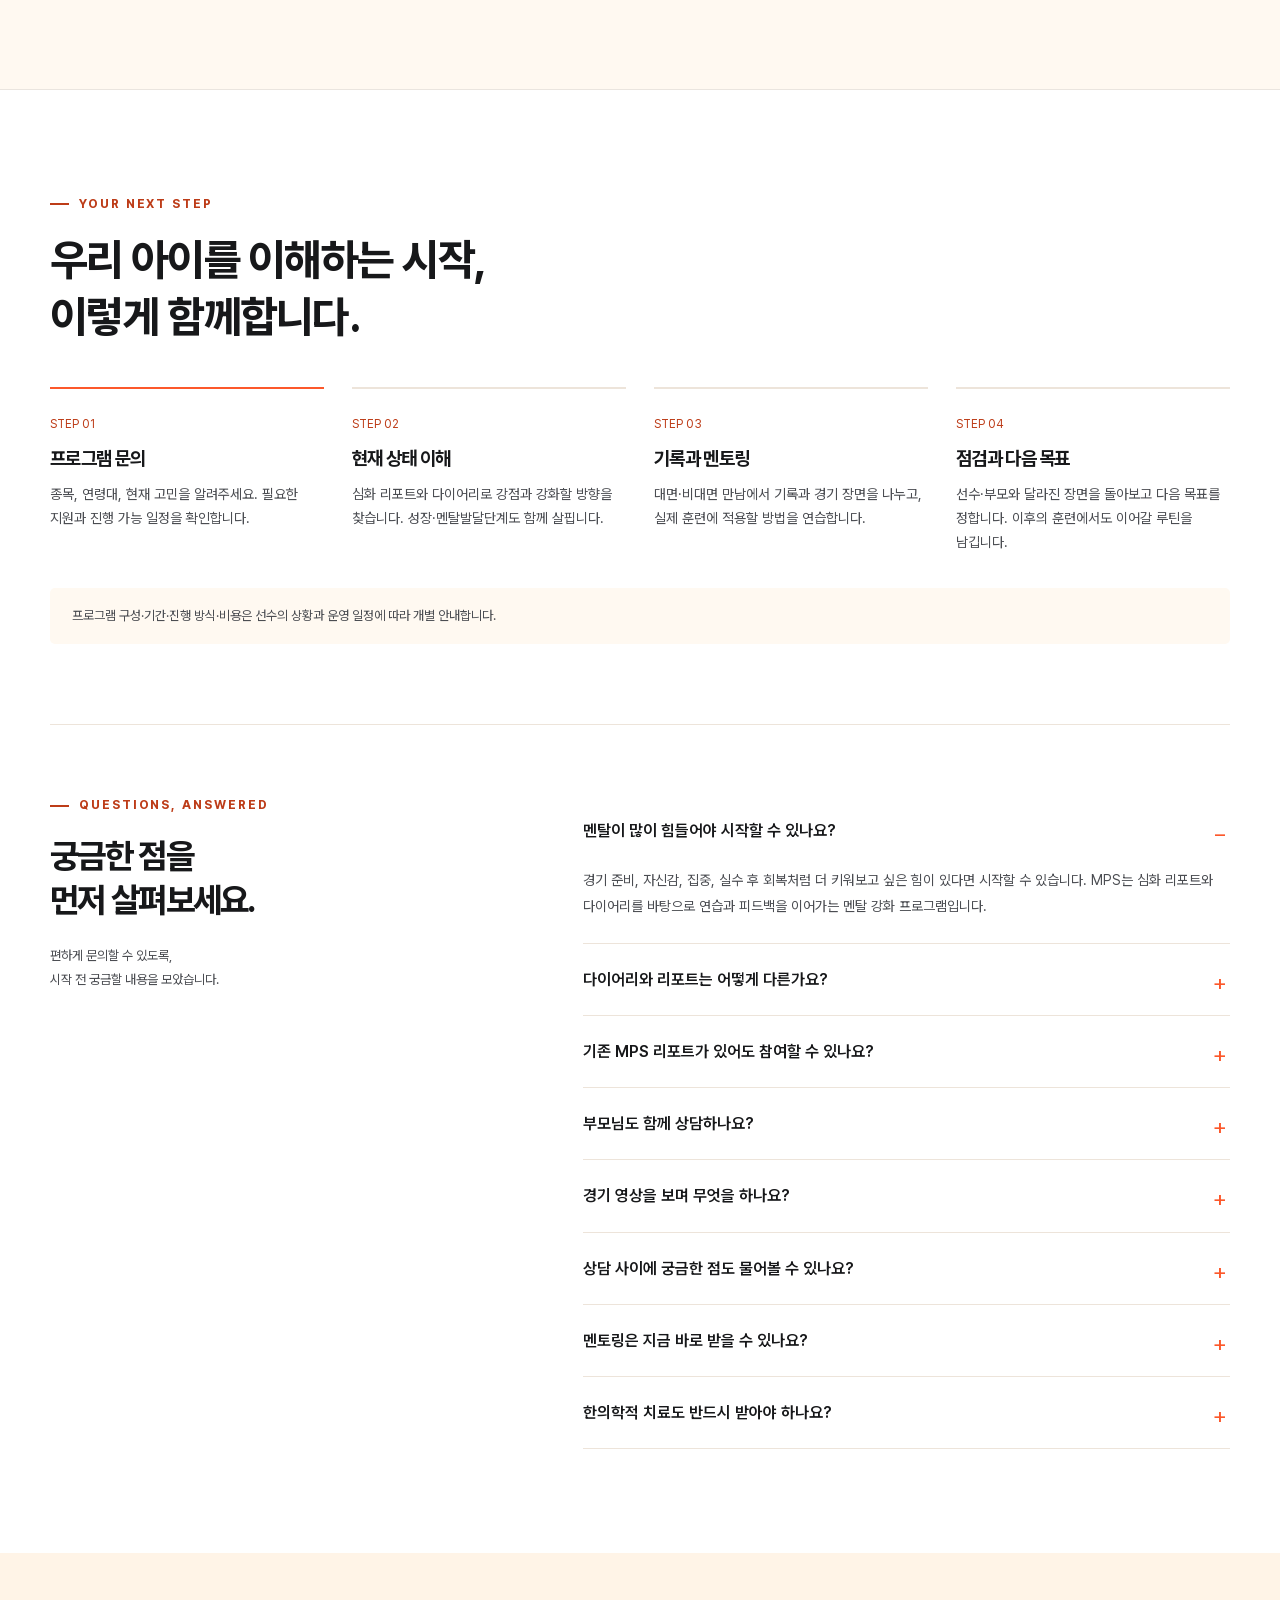
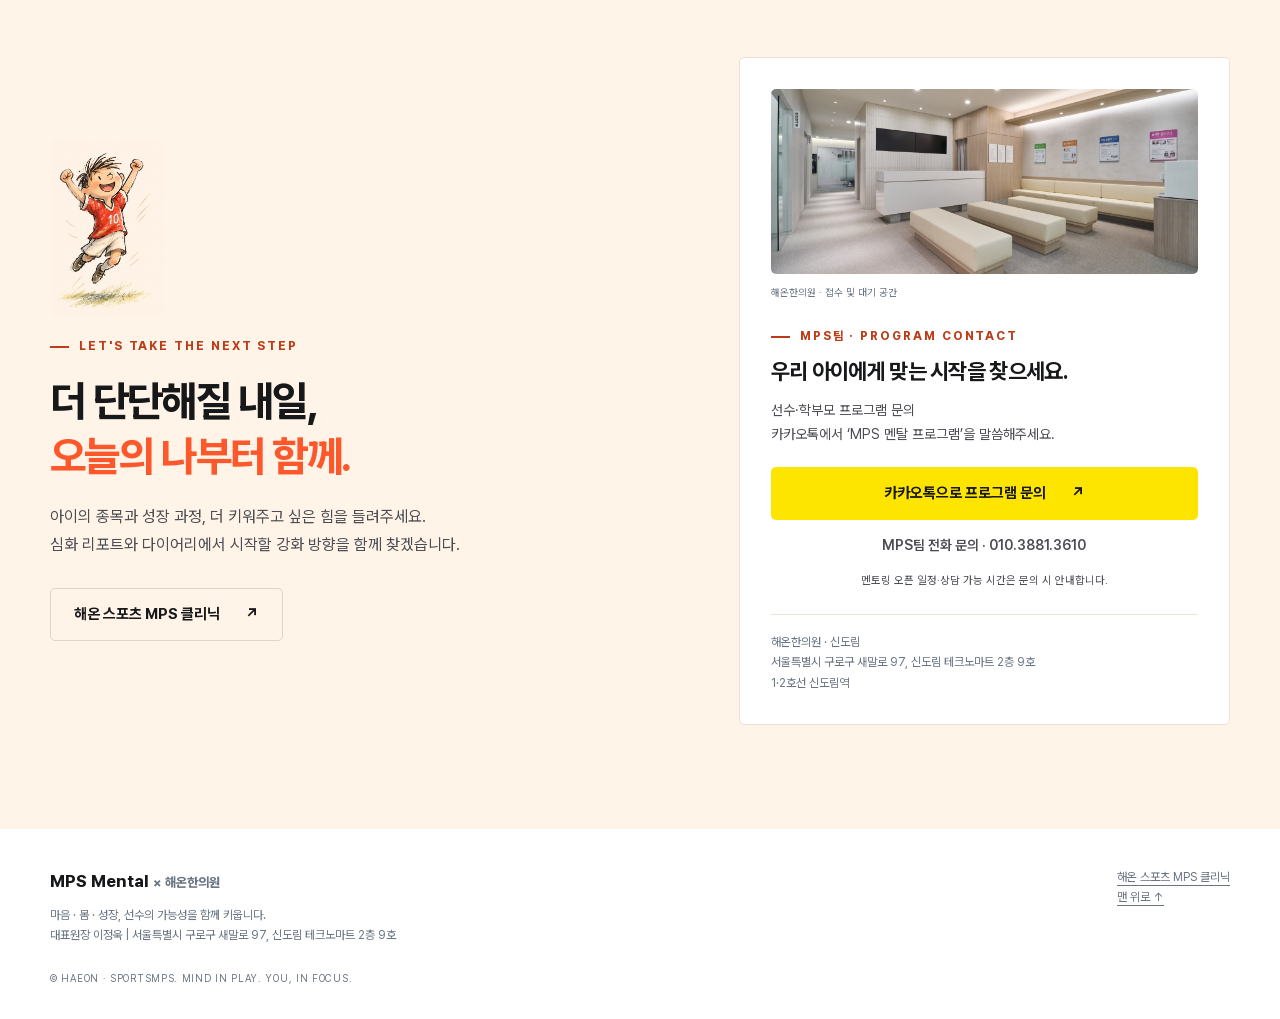
<file: resources/haeonsports/indexmental.html>
<!doctype html>
<html lang="ko">
<head>
<meta charset="utf-8">
<meta name="viewport" content="width=device-width, initial-scale=1, viewport-fit=cover">
<meta name="theme-color" content="#fff9f1">
<meta name="description" content="심화 멘탈리포트와 다이어리를 중심으로 세 전문가가 밀착 관리하는 MPS 멘탈 강화. 경기 리뷰와 경험 멘토링, 성장·멘탈발달단계에 맞춘 실천을 함께합니다.">
<meta property="og:title" content="MPS Mental | 멘탈은 원래 무너지라고 있는 겁니다.">
<meta property="og:description" content="매일의 기록에서 나만의 경기 루틴까지. 선수의 마음을 이해하고 함께 단단하게 만드는 MPS 멘탈퍼포먼스 강화 프로그램.">
<meta property="og:type" content="website">
<title>MPS Mental | 멘탈퍼포먼스 강화 프로그램 · 해온한의원</title>
<link rel="preload" href="assets/mental/PretendardVariable.woff2" as="font" type="font/woff2" crossorigin>
<style>
@font-face{font-family:Pretendard;src:url('assets/mental/PretendardVariable.woff2') format('woff2');font-weight:100 900;font-display:swap}
:root{--accent:#fc582b;--accent-strong:#bd3c18;--accent-soft:#fff1ec;--orange:var(--accent);--ink:#17181a;--text:#4b4d52;--muted:#697582;--line:#ede4da;--surface:#fff9f1;--warm:#fffcf7;--peach:#fff1ec;--mint:#edf8f0;--lavender:#f3effd;--sky:#edf6ff;--radius:5px}
*{box-sizing:border-box}html{scroll-behavior:smooth;scroll-padding-top:95px}body{margin:0;color:var(--ink);font:16px/1.7 Pretendard,-apple-system,BlinkMacSystemFont,sans-serif;word-break:keep-all;-webkit-font-smoothing:antialiased}a{color:inherit;text-decoration:none}button{font:inherit;cursor:pointer}img{max-width:100%;display:block}h1,h2,h3,h4,p,figure{margin:0}button,a,summary{-webkit-tap-highlight-color:transparent}button:focus-visible,a:focus-visible,summary:focus-visible{outline:3px solid var(--accent);outline-offset:5px}button:disabled{cursor:default}[hidden]{display:none!important}.wrap{width:min(1180px,calc(100% - 64px));margin:auto}.section{padding:104px 0}.eyebrow{font-size:12px;letter-spacing:.16em;font-weight:750;color:var(--accent-strong);display:block;margin-bottom:18px}.eyebrow:before{content:'';width:19px;height:2px;display:inline-block;background:currentColor;vertical-align:middle;margin-right:10px}h2{font-size:clamp(30px,3.4vw,44px);line-height:1.3;letter-spacing:-1.7px;font-weight:750}h3{font-size:22px;line-height:1.4;letter-spacing:-.7px}.lead{color:var(--text);margin-top:22px;line-height:1.85}.accent{color:var(--accent)}.orange{color:var(--orange)}.muted{color:var(--muted)}.small{font-size:13px}.section-head{display:flex;align-items:flex-end;justify-content:space-between;gap:40px;margin-bottom:44px}.section-head>p{max-width:375px;color:var(--text)}.btn{display:inline-flex;align-items:center;justify-content:center;gap:25px;min-height:52px;padding:13px 23px;border:1px solid transparent;border-radius:5px;font-size:15px;font-weight:700;transition:background .2s,transform .2s}.btn:hover{transform:translateY(-2px)}.btn-primary{background:var(--accent);color:white}.btn-primary:hover{background:#bd3c18;color:white}.btn-outline{border-color:#ded4c9;background:transparent}.btn-white{background:white;color:var(--ink)}.btn-kakao{background:#fee500;color:#191919}.actions{display:flex;flex-wrap:wrap;gap:12px;margin-top:30px}.skip{position:fixed;left:16px;top:-80px;z-index:99;padding:12px;background:white}.skip:focus{top:10px}
header{height:80px;position:sticky;top:0;z-index:30;background:rgba(255,255,255,.97);border-bottom:1px solid var(--line)}.header-inner{height:100%;display:flex;align-items:center;justify-content:space-between;gap:24px}.brand{display:flex;align-items:center;gap:12px}.brand img{width:88px;height:34px;object-fit:contain}.brand-name{font-size:20px;line-height:1;border-left:1px solid #e4dacf;padding-left:13px;letter-spacing:-.5px}.brand-name b{font-weight:650}.brand-name small{display:block;font-size:10px;letter-spacing:1.8px;margin-top:6px;color:var(--muted)}.desktop-nav{display:flex;gap:27px;font-size:14px;font-weight:600}.desktop-nav a:hover{color:var(--accent)}.header-cta{min-height:40px;padding:8px 17px;font-size:13px}.menu-toggle{display:none;background:white;border:1px solid var(--line);width:42px;height:42px;border-radius:5px;font-size:22px}.mobile-nav{position:absolute;top:79px;background:white;width:100%;padding:16px 24px;box-shadow:0 12px 20px #78512a10;border-bottom:1px solid var(--line)}.mobile-nav a{display:block;padding:12px;border-bottom:1px solid var(--line)}
.hero{background:var(--warm);position:relative;overflow:hidden}.hero-inner{display:grid;grid-template-columns:1.06fr 1fr;min-height:650px;align-items:center;gap:58px;padding-top:55px;padding-bottom:60px}.hero .eyebrow{color:var(--accent-strong);letter-spacing:.13em}.hero h1{font-size:clamp(44px,4.65vw,64px);font-weight:780;letter-spacing:-3px;line-height:1.2}.hero h1 em{font-style:normal;color:var(--accent)}.hero-copy>p{margin-top:26px;color:#697582;font-size:17px;line-height:1.85}.hero-foot{margin-top:30px;display:flex;align-items:center;gap:10px;font-size:12px;color:#697582}.hero-foot i{height:7px;width:7px;background:var(--orange);border-radius:5px}.hero-visual{position:relative;padding:0 0 37px 0}.hero-photo{height:477px;width:100%;object-fit:cover;object-position:49% center;border-radius:5px;filter:brightness(1.04) saturate(.8)}.image-label{position:absolute;right:20px;top:20px;color:white;font-size:10px;letter-spacing:2px;writing-mode:vertical-rl}.hero-note{position:absolute;bottom:0;left:-28px;width:calc(100% - 6px);padding:25px 29px;background:#fff1ec;color:var(--ink);border:1px solid #eee8e1;border-left:1px solid var(--line);border-radius:5px;box-shadow:0 14px 40px #78512a12}.hero-note small{font-size:11px;letter-spacing:1.8px;color:#966447}.hero-note p{font-size:21px;font-weight:600;line-height:1.5;margin-top:7px}.hero-note p span{color:#a64a29}.hero-number{position:absolute;top:-23px;left:10px;color:var(--orange);font-size:13px;font-weight:650;letter-spacing:2px}.foundation{background:white;border-top:1px solid var(--line);border-bottom:1px solid var(--line)}.foundation-inner{display:grid;grid-template-columns:1.15fr repeat(3,1fr);padding:27px 0;gap:25px;align-items:center}.foundation-intro{font-size:13px;color:var(--muted)}.foundation-intro strong{display:block;color:var(--ink);font-size:16px}.foundation-item{border-left:1px solid var(--line);padding-left:25px}.foundation-item span{font-size:10px;color:var(--accent-strong);letter-spacing:1.6px;display:block}.foundation-item strong{font-size:16px;font-weight:650}
.situations{display:grid;grid-template-columns:1fr 1.1fr;gap:65px}.situation-list{display:grid;gap:8px;margin-top:30px}.situation-button{background:white;text-align:left;border:1px solid var(--line);border-radius:5px;padding:15px 18px;display:flex;align-items:center;justify-content:space-between;gap:15px;color:var(--text);font-size:15px}.situation-button[aria-pressed=true]{background:#fff1ec;border-color:#eee8e1;color:#bd3c18;font-weight:700}.situation-button span:last-child{font-size:19px}.practice-panel{background:var(--peach);border:1px solid #eee8e1;border-radius:5px;padding:40px;color:var(--ink);align-self:stretch;position:relative;overflow:hidden;display:flex;flex-direction:column;justify-content:center}.practice-panel:after{content:'M';position:absolute;bottom:-80px;right:-5px;font-size:280px;font-weight:900;opacity:.025;pointer-events:none}.practice-panel .eyebrow{color:#a64a29}.practice-panel h3{font-size:29px;line-height:1.45;max-width:370px}.practice-panel>p{color:#62584f;margin-top:17px}.practice-steps{display:grid;grid-template-columns:repeat(3,1fr);margin-top:30px;border-top:1px solid #eee8e1;padding-top:24px;gap:15px}.practice-steps span{color:#ae4b2a;font-size:12px;display:block;margin-bottom:7px}.practice-steps strong{font-size:15px;font-weight:550}.practice-panel .practice-note{margin-top:30px;font-size:12px;color:#796d63}
.program{background:var(--surface)}.program-flow{display:grid;grid-template-columns:repeat(4,1fr);gap:15px}.flow-card{padding:29px 23px;background:white;border:1px solid var(--line);border-radius:5px;position:relative}.flow-card .step{color:var(--accent-strong);font-size:12px;letter-spacing:1px}.flow-card h3{margin:24px 0 12px}.flow-card p{font-size:14px;color:var(--text)}.flow-card .bottom{display:block;font-size:12px;color:var(--accent-strong);margin-top:24px;padding-top:17px;border-top:1px solid var(--line)}.flow-card:nth-child(1){background:var(--peach);border-color:#eee8e1}.flow-card:nth-child(2){background:var(--lavender);border-color:#eee8e1}.flow-card.featured{background:var(--mint);border-color:#eee8e1;color:var(--ink)}.flow-card:nth-child(4){background:var(--sky);border-color:#eee8e1}.flow-card.featured p{color:var(--text)}.flow-card.featured .step,.flow-card.featured .bottom{color:#356c45}.flow-card.featured .bottom{border-color:#eee8e1}.flow-card:nth-child(2) .step,.flow-card:nth-child(2) .bottom{color:#64558a}.flow-card:nth-child(4) .step,.flow-card:nth-child(4) .bottom{color:#315b7a}.loop-note{display:flex;gap:10px;justify-content:center;align-items:center;color:var(--muted);font-size:14px;margin-top:25px}.loop-note span{color:var(--accent);font-size:21px}
.product-row{display:grid;grid-template-columns:1fr 1fr;align-items:center;gap:85px}.product-row+.product-row{margin-top:105px;padding-top:95px;border-top:1px solid var(--line)}.product-copy h2{font-size:36px}.feature-list{list-style:none;margin:25px 0 0;padding:0}.feature-list li{position:relative;padding:0 0 15px 26px;color:var(--text);font-size:15px}.feature-list li:before{content:'✓';color:var(--accent);font-weight:700;position:absolute;left:0}.feature-list strong{color:var(--ink);font-weight:650}.preview-stage{padding:38px;background:#fff4e7;border-radius:5px;position:relative}.diary-window{background:white;border:1px solid #ede4da;border-radius:5px;box-shadow:0 18px 38px #78512a0a;overflow:hidden}.window-bar{border-bottom:1px solid var(--line);padding:17px 24px;display:flex;align-items:center;justify-content:space-between;font-size:11px;color:var(--muted)}.window-bar img{width:61px}.diary-body{padding:26px}.diary-body .small{color:#bd3c18;font-size:11px;letter-spacing:1px}.diary-body h3{margin-top:7px;font-size:24px}.diary-body>p{font-size:13px;color:var(--muted);margin-top:5px}.moods{display:flex;gap:7px;margin-top:22px}.mood{background:#f8f5f0;color:var(--text);border:1px solid transparent;border-radius:5px;flex:1;min-height:73px;padding:9px 4px;font-size:11px}.mood svg{width:26px;height:26px;display:block;margin:0 auto 5px;fill:none;stroke:currentColor;stroke-width:1.4}.mood[aria-pressed=true]{border-color:#eee8e1;color:#bd3c18;background:#fff1ec}.diary-feedback{min-height:63px!important;font-size:13px!important;margin-top:17px!important;background:#fff1ec;border-radius:5px;padding:12px 14px;color:#895039!important}.diary-line{padding:15px 0;border-bottom:1px solid var(--line);font-size:12px}.diary-line small{display:block;color:var(--muted);margin-bottom:4px}.diary-line strong{font-weight:600}.preview-caption{text-align:center;font-size:11px;color:var(--muted);margin-top:17px}.tag{display:inline-block;font-size:11px;font-weight:600;letter-spacing:.03em;padding:5px 10px;border:1px solid var(--line);border-radius:5px;margin:6px 4px 0 0;background:white}.report-stage{background:#f3effd}.report-paper{background:white;padding:28px;border-radius:5px;box-shadow:0 18px 32px #332a1b0c;border:1px solid #ede4da}.report-header{display:flex;justify-content:space-between;align-items:center;font-size:10px;color:var(--muted);border-bottom:1px solid var(--line);padding-bottom:15px}.report-header img{width:58px}.report-paper h3{font-size:20px;margin-top:21px}.report-paper>p{font-size:11px;color:var(--muted);margin-top:4px}.radar{width:100%;max-height:245px;display:block;margin:8px auto}.radar text{font-family:inherit;font-size:11px;fill:#697582}.report-insight{background:#fff1ec;border-left:1px solid var(--line);padding:12px 14px;font-size:12px;color:#4b4d52}.report-insight strong{display:block;color:#bd3c18;margin-bottom:3px}.report-dimensions{display:flex;flex-wrap:wrap;gap:6px;margin-top:16px}.report-dimensions span{background:#f6f6f7;font-size:11px;padding:5px 9px;border-radius:5px}
.mentoring{background:var(--warm);color:var(--ink);overflow:hidden;border-top:1px solid var(--line);border-bottom:1px solid var(--line)}.mentoring .eyebrow{color:#a64a29}.mentoring .lead{color:#62584f}.mentor-grid{display:grid;grid-template-columns:1.1fr 1fr;gap:90px;align-items:center}.mentor-intro{position:relative}.quote-mark{font-size:85px;color:var(--orange);line-height:1;height:65px}.mentor-quote{font-size:clamp(26px,3vw,37px);line-height:1.5;letter-spacing:-1.2px}.mentor-quote span{color:#bd3c18}.mentor-credential{border-top:1px solid #eee8e1;margin-top:30px;padding-top:23px;display:flex;align-items:center;gap:16px}.mentor-monogram{width:50px;height:50px;display:grid;place-items:center;background:#fff1ec;border-radius:5px;font-size:15px;color:#bd3c18;font-weight:750}.mentor-credential strong{display:block;font-size:17px}.mentor-credential small{font-size:12px;color:#697582}.planned{display:inline-block;margin-left:8px;padding:3px 7px;background:#fff1ec;font-size:10px;font-weight:500;color:#896452;vertical-align:middle;border-radius:5px}.mentor-points{display:grid;gap:0}.mentor-point{padding:23px 0;border-bottom:1px solid #eee8e1;display:grid;grid-template-columns:28px 1fr;gap:16px}.mentor-point:first-child{padding-top:0}.mentor-point>span{color:#bd3c18;font-size:12px;padding-top:4px}.mentor-point h3{font-size:18px;margin-bottom:7px}.mentor-point p{font-size:14px;color:#697582}.mentor-foot{margin-top:24px;color:#697582;font-size:12px}
.care-grid{display:grid;grid-template-columns:1fr 1fr;gap:22px}.care-card{background:var(--mint);border:1px solid var(--line);border-radius:5px;overflow:hidden}.care-card:nth-child(2){background:var(--sky)}.care-body{padding:33px}.care-body .eyebrow{font-size:10px;margin-bottom:15px}.care-body>p{font-size:15px;color:var(--text);margin-top:15px}.care-card img{height:225px;object-fit:cover;width:100%}.care-list{list-style:none;padding:0;margin:23px 0 0;display:grid;gap:12px}.care-list li{font-size:14px;padding-top:12px;border-top:1px solid #e4e5e8}.care-list b{font-size:12px;color:var(--accent);margin-right:12px}.care-note{margin-top:23px;color:var(--muted);font-size:12px;line-height:1.8}.parents{background:var(--warm);border-top:1px solid #eae5df;border-bottom:1px solid #eae5df}.parents-inner{display:grid;grid-template-columns:.85fr 1fr;gap:80px;align-items:center}.parents-copy{font-size:28px;font-weight:650;letter-spacing:-1px;line-height:1.5}.parent-guides{display:grid;gap:20px}.parent-guide{display:grid;grid-template-columns:64px 1fr;gap:15px;align-items:start}.parent-guide span{font-size:11px;color:#a94b2e;border:1px solid #eee8e1;padding:4px 7px;text-align:center;border-radius:5px}.parent-guide strong{font-size:17px}.parent-guide p{font-size:13px;color:var(--text);margin-top:4px}
.journey{display:grid;grid-template-columns:repeat(4,1fr);gap:28px;margin-top:42px}.journey article{border-top:2px solid var(--line);padding-top:20px}.journey article:first-child{border-color:var(--accent)}.journey span{font-size:12px;color:var(--accent-strong)}.journey h3{font-size:19px;margin:10px 0}.journey p{font-size:14px;color:var(--text)}.journey-note{padding:17px 22px;background:var(--surface);font-size:13px;color:var(--text);margin-top:34px;border-radius:5px}.faq{border-top:1px solid var(--line);padding-top:70px;margin-top:80px;display:grid;grid-template-columns:.7fr 1fr;gap:80px}.faq h2{font-size:34px}details{border-bottom:1px solid var(--line)}summary{padding:22px 30px 22px 0;cursor:pointer;list-style:none;font-size:16px;font-weight:600;position:relative}summary::-webkit-details-marker{display:none}summary:after{content:'+';position:absolute;right:3px;top:19px;color:var(--accent);font-size:23px;font-weight:400}details[open] summary:after{content:'−'}details p{font-size:14px;color:var(--text);line-height:1.9;padding-bottom:23px}
.contact{background:#fff4e7;position:relative}.contact-inner{display:grid;grid-template-columns:1fr .8fr;gap:75px;align-items:center}.contact h2{font-size:42px}.contact p{color:var(--text);margin-top:20px}.contact-card{background:white;padding:31px;border:1px solid #ede0d3;border-radius:5px}.contact-card .eyebrow{margin-bottom:10px}.contact-card h3{font-size:22px}.contact-card p{font-size:14px;margin-top:12px}.contact-card .btn{width:100%;margin-top:20px}.contact-card .phone{display:block;text-align:center;font-weight:600;font-size:14px;padding:14px 0 0;color:#4b4d52}.contact-card .small{font-size:11px;text-align:center;margin-top:14px}.contact-location{border-top:1px solid var(--line);margin-top:23px;padding-top:17px;font-size:12px;color:var(--muted)}footer{padding:38px 0 32px;background:white}.footer-inner{display:flex;justify-content:space-between;gap:30px;font-size:12px;color:var(--muted)}.footer-brand{font-size:17px;font-weight:750;color:var(--ink);margin-bottom:9px}.footer-inner a{text-decoration:underline;text-underline-offset:4px}.copyright{margin-top:24px;font-size:10px;color:#697582;letter-spacing:.7px}.mobile-bottom{display:none}

/* Mental report palette: orange emphasis, cream paper, pastel specialty cards. */
.expert-grid{display:grid;grid-template-columns:repeat(3,minmax(0,1fr));gap:20px;margin-bottom:66px}
.expert-card{display:flex;flex-direction:column;position:relative;padding:32px;border:1px solid var(--line);border-radius:5px;background:white;overflow:hidden}
.expert-doctor{background:var(--peach);border-color:#eee8e1;--expert-color:#a64a29}
.expert-mentor{background:var(--lavender);border-color:#eee8e1;--expert-color:#64558a}
.expert-growth{background:var(--mint);border-color:#eee8e1;--expert-color:#356c45}
.expert-number{position:absolute;right:25px;top:22px;font-size:38px;font-weight:750;line-height:1;color:var(--expert-color);opacity:.15}
.expert-role{display:block;color:var(--expert-color);font-size:13px;font-weight:700;letter-spacing:.01em;padding-right:35px}
.expert-card h3{font-size:32px;margin-top:10px;letter-spacing:-1px}
.expert-card .expert-message{font-size:19px;font-weight:650;color:var(--ink);line-height:1.6;margin:23px 0 14px}
.expert-card p{color:var(--text);font-size:14px;line-height:1.85}
.expert-focus{display:block;margin-top:auto;padding-top:18px;border-top:1px solid #0000000d;color:var(--expert-color);font-size:12px;font-weight:600}
.mentor-grid{border-top:1px solid var(--line);padding-top:58px}
.mentor-points{background:white;border:1px solid var(--line);border-radius:5px;padding:26px}
.mentor-point:last-child{border-bottom:0;padding-bottom:0}
.mentor-monogram{border:1px solid #eee8e1}
.mentor-quote{margin-bottom:25px}
.parents{background:#fff9f1}
.report-dimensions span:nth-child(1){background:var(--peach);color:#a64a29}
.report-dimensions span:nth-child(2){background:var(--mint);color:#356c45}
.report-dimensions span:nth-child(3){background:var(--lavender);color:#64558a}
@media(max-width:1050px){.expert-card{padding:26px}.expert-card .expert-message{font-size:17px}}
@media(max-width:800px){.expert-grid{gap:12px;margin-bottom:44px}.expert-card{padding:21px 17px}.expert-role{font-size:11px;padding-right:0}.expert-number{display:none}.expert-card h3{font-size:27px}.expert-card .expert-message{font-size:16px}.expert-card p{font-size:13px}.expert-focus{font-size:10px}.mentor-grid{padding-top:40px}}
@media(max-width:600px){.expert-grid{grid-template-columns:1fr;gap:16px}.expert-card{padding:28px}.expert-number{display:block;right:28px;top:25px}.expert-role{font-size:13px}.expert-card h3{font-size:30px}.expert-card .expert-message{font-size:20px;margin-top:20px}.expert-card p{font-size:14px}.expert-focus{font-size:12px}.mentor-points{padding:23px}.mentor-credential{align-items:flex-start}.planned{margin-left:0;margin-top:6px;display:table}}

@media(min-width:1500px){.hero-inner{min-height:700px}.hero-photo{height:505px}}
@media(max-width:1050px){.desktop-nav{gap:17px;font-size:13px}.brand img{width:73px}.brand-name{font-size:17px}.hero-inner{gap:35px}.hero h1{font-size:49px}.hero-photo{height:455px}.hero-note{left:-12px;padding:22px}.hero-note p{font-size:18px}.product-row{gap:45px}.program-flow{gap:10px}.flow-card{padding:25px 18px}.flow-card h3{font-size:20px}.mentor-grid{gap:50px}.situations{gap:40px}.practice-panel{padding:30px}}
@media(max-width:800px){.wrap{width:calc(100% - 40px)}header{height:68px}.desktop-nav,.header-cta{display:none}.menu-toggle{display:block}.mobile-nav{top:67px}.brand img{width:80px}.brand-name{font-size:18px}.hero-inner{grid-template-columns:1fr;gap:43px;padding-top:49px;padding-bottom:44px}.hero h1{font-size:56px}.hero-copy>p{font-size:16px}.hero-photo{height:360px;border-radius:5px;object-position:center 56%}.hero-visual{max-width:600px;width:100%;padding-bottom:28px;justify-self:center}.hero-note{width:85%;left:0}.hero-foot{margin-top:21px}.hero .eyebrow{font-size:11px}.hero-number{top:-18px;left:auto;right:0;font-size:10px}.foundation-inner{grid-template-columns:repeat(3,1fr);gap:10px;padding:22px 0}.foundation-intro{grid-column:1/-1;display:flex;gap:8px;align-items:center;margin-bottom:10px;font-size:12px}.foundation-intro strong{font-size:13px}.foundation-item{padding-left:12px}.foundation-item strong{font-size:13px}.foundation-item span{font-size:9px;letter-spacing:1px}.section{padding:72px 0}.section-head{display:block;margin-bottom:30px}.section-head>p{margin-top:20px;max-width:550px}.situations{grid-template-columns:1fr;gap:25px}.practice-panel{min-height:310px}.practice-panel h3{max-width:none;font-size:27px}.program-flow{grid-template-columns:repeat(2,1fr);gap:13px}.flow-card{padding:25px}.flow-card h3{margin-top:17px}.product-row{grid-template-columns:1fr;gap:30px}.product-row+.product-row{margin-top:65px;padding-top:65px}.product-row:nth-child(2) .product-copy{order:-1}.preview-stage{max-width:550px;width:100%;justify-self:center}.product-copy h2{font-size:33px}.mentor-grid{grid-template-columns:1fr;gap:40px}.mentor-quote{font-size:32px}.care-grid{gap:15px}.care-body{padding:24px}.care-card img{height:175px}.parents-inner{grid-template-columns:1fr;gap:30px}.parents-copy{font-size:29px}.journey{grid-template-columns:1fr 1fr;gap:28px}.faq{grid-template-columns:1fr;gap:20px;margin-top:60px;padding-top:55px}.contact-inner{grid-template-columns:1fr;gap:30px}.contact h2{font-size:36px}.contact-card{max-width:550px;width:100%}.footer-inner{display:block}.footer-inner>div+div{margin-top:19px}footer{padding-bottom:105px}.mobile-bottom{display:flex;align-items:center;justify-content:space-between;gap:15px;padding:12px 20px calc(12px + env(safe-area-inset-bottom));position:fixed;bottom:0;left:0;right:0;background:rgba(255,255,255,.97);border-top:1px solid var(--line);z-index:25}.mobile-bottom span{font-size:12px;line-height:1.5}.mobile-bottom strong{display:block;font-size:13px}.mobile-bottom .btn{min-height:44px;font-size:13px;padding:10px 18px}.loop-note{font-size:12px;text-align:center}.contact{scroll-margin-bottom:90px}}
@media(max-width:480px){.hero h1{font-size:43px;letter-spacing:-2px}.hero-copy>p{font-size:15px}.hero .actions{gap:8px}.hero .btn{font-size:13px;padding:12px 16px;gap:15px}.hero-photo{height:310px;object-position:49% center}.hero-note p{font-size:16px}.hero-note{padding:18px 20px;width:94%}.hero-note small{font-size:9px}.hero-foot{font-size:10px;gap:7px}.section{padding:62px 0}h2{font-size:30px;letter-spacing:-1.2px}.lead{font-size:15px}.eyebrow{font-size:10px}.foundation-item{padding-left:9px}.foundation-item strong{font-size:12px}.foundation-item span{font-size:8px}.situation-button{font-size:13px;padding:14px}.practice-panel{padding:27px 24px}.practice-panel h3{font-size:25px}.practice-panel>p{font-size:14px}.practice-steps{gap:9px}.practice-steps strong{font-size:13px}.program-flow{gap:10px}.flow-card{padding:20px 16px}.flow-card h3{font-size:18px}.flow-card p{font-size:13px}.flow-card .bottom{font-size:10px;margin-top:20px}.flow-card .step{font-size:10px}.preview-stage{padding:21px 17px}.diary-body{padding:22px 19px}.diary-body h3{font-size:21px}.moods{gap:4px}.mood{font-size:10px}.report-paper{padding:21px 17px}.report-paper h3{font-size:19px}.product-copy h2{font-size:30px}.care-grid{grid-template-columns:1fr}.care-card img{height:210px}.mentor-quote{font-size:28px}.mentor-credential small{font-size:10px}.parent-guide{grid-template-columns:58px 1fr;gap:13px}.parent-guide strong{font-size:16px}.journey h3{font-size:17px}.journey p{font-size:13px}.contact h2{font-size:32px}.contact-card{padding:25px}.mobile-bottom span{font-size:10px}.mobile-bottom strong{font-size:12px}}
@media(prefers-reduced-motion:reduce){html{scroll-behavior:auto}*{transition:none!important;animation:none!important}}

.benchmark-note{margin-top:28px;padding:20px 24px;background:white;border-radius:5px;display:grid;grid-template-columns:240px 1fr;gap:20px;align-items:center}
.benchmark-note span{font-size:10px;letter-spacing:.09em;font-weight:700;color:var(--accent-strong)}
.benchmark-note p{font-size:13px;color:var(--text)}
.expert-card .expert-qualification{font-size:12px;color:var(--expert-color);margin-top:8px}
.expert-card>p:last-of-type{padding-bottom:24px}
.team-support{display:flex;gap:30px;justify-content:space-between;align-items:center;padding:24px 0 30px;border-top:1px solid var(--line)}
.team-support strong{font-size:18px;letter-spacing:-.4px}
.team-support p{font-size:14px;color:var(--text);margin-top:7px;max-width:730px}
.team-support a{font-size:13px;color:var(--accent-strong);font-weight:650;flex-shrink:0}
.mentor-intro h2{font-size:34px}
.mentor-intro .mentor-points{margin-top:28px;padding:0;border:0;background:transparent}
.match-review{background:#f8faf7;border:1px solid #edf0e9;padding:32px;border-radius:5px;align-self:center}
.review-heading{display:flex;justify-content:space-between;color:#586955;font-size:10px;font-weight:650;letter-spacing:.12em;margin-bottom:20px}
.match-review h3{font-size:27px;line-height:1.45;letter-spacing:-1px}
.review-field{width:100%;display:block;margin:16px 0}
.review-conversation{display:grid;gap:17px}
.review-conversation>div{display:grid;grid-template-columns:105px 1fr;gap:10px;border-top:1px solid #e8eee5;padding-top:17px}
.review-conversation span{font-size:12px;color:#586955;font-weight:650}
.review-conversation p{font-size:14px;color:var(--text)}
.review-caption{font-size:11px;color:var(--muted);margin-top:24px}
@media(max-width:800px){.benchmark-note{grid-template-columns:1fr;gap:7px}.team-support{display:block}.team-support a{display:inline-block;padding-top:17px}.team-support strong{font-size:17px}.mentor-intro h2{font-size:30px}.match-review{padding:26px}.expert-card .expert-qualification{font-size:11px}}
@media(max-width:480px){.review-conversation>div{grid-template-columns:1fr;gap:6px}.match-review h3{font-size:25px}.team-support p{font-size:13px}}

/* Reuse the existing MPS character sheet through image viewports. */
.boy-art{display:block;max-width:100%;mix-blend-mode:multiply;overflow:hidden}
.hero-art{width:100%;height:430px;margin:0 auto 110px}

.hero-number{top:-10px;left:0;right:0;text-align:center;font-size:11px}
.hero-note{left:0;width:100%;box-shadow:none}
.diary-art-note{display:flex;align-items:center;gap:18px;margin-top:24px;padding-top:18px;border-top:1px solid var(--line)}
.diary-art{width:112px;height:125px;flex-shrink:0}
.diary-art-note strong{font-size:17px;line-height:1.6;font-weight:650}
.diary-art-note span{display:block;font-size:12px;color:var(--muted);margin-top:7px}
.contact-art{width:115px;height:175px;margin:0 0 20px}
@media(min-width:1500px){.hero-art{height:485px}}
@media(max-width:800px){.hero-art{height:360px;margin-bottom:95px}.hero-visual{max-width:500px}.hero-number{top:-15px}.contact-art{width:100px;height:155px}.diary-art-note{max-width:480px}}
@media(max-width:480px){.hero-art{height:315px;margin-bottom:85px}.hero-note{width:100%}.diary-art{width:90px;height:105px}.diary-art-note{gap:14px}.diary-art-note strong{font-size:15px}.diary-art-note span{font-size:11px}.contact-art{width:90px;height:140px}}

/* Real MPS assessment and clinic photography, alongside the character illustrations. */
.documentary-photo{margin:0;min-width:0}
.documentary-photo img{width:100%;display:block;object-fit:cover;aspect-ratio:16/10;height:auto;border-radius:5px}
.documentary-photo figcaption{padding-top:10px;color:var(--muted);font-size:11px;line-height:1.7}
.field-gallery{margin-top:48px;padding-top:36px;border-top:1px solid var(--line)}
.field-gallery-title{display:flex;align-items:center;justify-content:space-between;margin-bottom:23px;gap:25px}
.field-gallery-title .eyebrow{margin:0;font-size:10px}
.field-gallery-title h3{font-size:22px;line-height:1.45;text-align:right}
.field-gallery-title h3 br{display:none}
.field-gallery-photos{display:grid;grid-template-columns:1.15fr 1fr;gap:22px}
.field-gallery-photos img{height:300px;aspect-ratio:auto}
.field-gallery-photos figure:first-child img{object-position:50% 58%}
.field-gallery-photos figure:last-child img{object-position:45% 60%}
.report-field-photo{margin-top:28px}
.report-field-photo img{aspect-ratio:16/8.5;object-position:50% 57%}
.care-card>.documentary-photo img{height:255px;aspect-ratio:auto;border-radius:5px 5px 0 0}
.care-card>.documentary-photo figcaption{padding:12px 25px 0;font-size:11px}
.contact-space{margin-bottom:25px}
.contact-space img{height:185px;aspect-ratio:auto;object-position:center 65%}
.contact-space figcaption{font-size:10px}
@media(max-width:1050px){.field-gallery-photos img{height:250px}}
@media(max-width:800px){.field-gallery-title h3{font-size:19px}.field-gallery-photos{gap:15px}.field-gallery-photos img{height:220px}.care-card>.documentary-photo img{height:210px}.care-card>.documentary-photo figcaption{padding:10px 22px 0}.report-field-photo{max-width:550px}.contact-space img{height:210px}}
@media(max-width:560px){.field-gallery{margin-top:32px;padding-top:27px}.field-gallery-title{display:block}.field-gallery-title h3{text-align:left;margin-top:12px;font-size:21px}.field-gallery-photos{grid-template-columns:1fr;gap:24px}.field-gallery-photos img{height:auto;aspect-ratio:16/10}.care-card>.documentary-photo img{height:auto;aspect-ratio:16/10}.contact-space img{height:auto;aspect-ratio:16/9}.documentary-photo figcaption{font-size:10px}}
</style>
<link rel="stylesheet" href="../../typography.css" data-basecamp-typography>
</head>
<body>
<a class="skip" href="#main">본문 바로가기</a>
<header><div class="wrap header-inner"><a class="brand" href="#main" aria-label="MPS Mental 처음으로"><img src="assets/mental/mps-logo.svg" alt="MPS" width="88" height="34"><span class="brand-name"><b>Mental</b><small>WITH HAEON</small></span></a><nav class="desktop-nav" aria-label="주 메뉴"><a href="#program">프로그램 소개</a><a href="#diary">다이어리 & 리포트</a><a href="#mentoring">함께하는 전문가</a><a href="#care">성장단계별 강화</a><a href="#faq">자주 묻는 질문</a></nav><a class="btn btn-primary header-cta" href="#contact">프로그램 문의 ↗</a><button class="menu-toggle" type="button" aria-label="메뉴 열기" aria-expanded="false" aria-controls="mobile-nav">☰</button></div><nav class="mobile-nav" id="mobile-nav" aria-label="모바일 메뉴" hidden><a href="#program">프로그램 소개</a><a href="#diary">다이어리 & 리포트</a><a href="#mentoring">함께하는 전문가</a><a href="#care">성장단계별 강화</a><a href="#faq">자주 묻는 질문</a><a href="#contact">프로그램 문의</a></nav></header>
<main id="main">
<section class="hero" aria-labelledby="hero-title"><div class="wrap hero-inner"><div class="hero-copy"><span class="eyebrow">MPS MENTAL PERFORMANCE</span><h1 id="hero-title">멘탈은 원래<br><em>무너지라고 있는 겁니다.</em></h1><p>심화 멘탈리포트와 매일의 다이어리를 바탕으로,<br>세 전문가가 한 팀으로 함께하는 멘탈 강화.<br>우리 아이의 성장 속도에 맞춰, 다음 플레이를 준비합니다.</p><div class="actions"><a class="btn btn-primary" href="#program">우리 아이의 멘탈 강화 <span aria-hidden="true">↗</span></a><a class="btn btn-outline" href="#contact">상담 문의 <span aria-hidden="true">→</span></a></div><div class="hero-foot"><i aria-hidden="true"></i> MPS 멘탈퍼포먼스 강화 <span aria-hidden="true">·</span> 멘토링 서비스 오픈 예정</div></div><figure class="hero-visual"><span class="hero-number">SMALL STEPS. STRONGER MIND.</span><svg class="boy-art hero-art" viewBox="0 180 565 655" role="img" aria-label="빨간 10번 유니폼을 입고 자신 있게 공을 차는 축구 소년"><defs><clipPath id="hero-art-clip"><rect x="0" y="180" width="565" height="655"/></clipPath></defs><image clip-path="url(#hero-art-clip)" href="assets/mental/soccer-boy-poses.png" width="1536" height="1024"/></svg><figcaption class="hero-note"><small>STRONGER MIND. TOGETHER.</small><p>더 강한 선수가 되는 길,<br><span>혼자 견디지 않아도 괜찮습니다.</span></p></figcaption></figure></div></section>
<div class="foundation"><div class="wrap foundation-inner"><p class="foundation-intro">기록에서 실천까지 이어지는<strong>나만의 멘탈 성장 루프</strong></p><div class="foundation-item"><span>01 / UNDERSTAND</span><strong>심화 리포트 + 다이어리</strong></div><div class="foundation-item"><span>02 / CONNECT</span><strong>경기 리뷰 + 경험 멘토링</strong></div><div class="foundation-item"><span>03 / SUPPORT</span><strong>세 전문가의 밀착 관리</strong></div></div></div>
<section class="section program" id="program"><div class="wrap"><div class="section-head"><div><span class="eyebrow">THE MPS WAY</span><h2><span class="accent">심화 리포트와 다이어리,</span><br>멘탈 강화의 두 가지 출발점.</h2></div><p>심화 리포트로 강화할 방향을 찾고, 다이어리로 일상의 변화를 읽습니다. 상담에서 찾은 방법을 훈련과 경기에서 직접 써보는 것이 MPS 프로그램의 중심입니다.</p></div><div class="program-flow"><article class="flow-card"><span class="step">01 — RECORD</span><h3>오늘의 나를 기록</h3><p>마음과 몸의 상태, 어려웠던 장면, 해낸 시도를 선수의 언어로 남깁니다.</p><span class="bottom">MPS 멘탈 다이어리</span></article><article class="flow-card"><span class="step">02 — UNDERSTAND</span><h3>내 멘탈을 이해</h3><p>MPS 리포트보다 한 단계 깊게. 강점과 부담, 준비와 회복의 경향을 살핍니다.</p><span class="bottom">MPS 심화 멘탈리포트</span></article><article class="flow-card featured"><span class="step">03 — TRAIN TOGETHER</span><h3>멘토와 함께 훈련</h3><p>경기 장면과 멘토의 경험을 함께 나누며, 다음 플레이에 써볼 방법을 찾습니다.</p><span class="bottom">개별 멘탈 멘토링 · 예정</span></article><article class="flow-card"><span class="step">04 — REFLECT</span><h3>변화를 다시 확인</h3><p>경기와 일상에서 달라진 장면을 돌아보고, 다음 목표와 루틴을 조정합니다.</p><span class="bottom">기록 · 피드백 · 다음 시도</span></article></div><p class="loop-note"><span aria-hidden="true">↻</span> 기록 → 대화 → 실천 → 점검. 나에게 맞는 방법을 찾을 때까지 함께 다듬습니다.</p><div class="field-gallery"><div class="field-gallery-title"><span class="eyebrow">MPS ON THE FIELD</span><h3>선수의 이야기는,<br>현장에서 시작됩니다.</h3></div><div class="field-gallery-photos"><figure class="documentary-photo "><img src="assets/mental/assessment.jpg" alt="MPS 멘탈 평가 현장에서 태블릿 문진에 참여하는 선수들" width="1400" height="790" loading="lazy" decoding="async"><figcaption>MPS 멘탈 문진 현장 · 선수 스스로 생각하고 답하는 시간</figcaption></figure><figure class="documentary-photo "><img src="assets/mental/questionnaire-close.jpg" alt="태블릿의 MPS 문진 항목에 집중해 응답하는 선수" width="1400" height="790" loading="lazy" decoding="async"><figcaption>MPS 문진 참여 모습 · 한 문항씩 자신의 상태를 돌아보기</figcaption></figure></div></div><div class="benchmark-note"><span>GLOBAL PERSPECTIVE · MPS APPROACH</span><p>유럽·미국의 엘리트 멘탈 강화 프로그램을 참고해, 기록과 피드백·반복 연습을 성장기 선수의 일상에 맞게 연결합니다.</p></div></div></section>
<section class="section" id="diary"><div class="wrap"><div class="product-row"><div class="product-copy"><span class="eyebrow">01 / MPS MENTAL DIARY</span><h2>잘한 날도, 어려운 날도.<br><span class="accent">모두 나를 알아가는 기록.</span></h2><p class="lead">“오늘 어땠어?”라는 질문에 말이 막히는 날.<br>가볍게 선택하고, 쓰고 싶을 때 한 줄 남겨보세요. 선수가 직접 남긴 문장이 멘토링의 출발점이 됩니다. 해낸 시도와 다시 해보고 싶은 장면을 함께 찾습니다.</p><ul class="feature-list"><li><strong>지금 내 마음과 몸</strong> — 기분, 부담, 피로와 수면 돌아보기</li><li><strong>오늘의 작은 시도</strong> — 결과보다 내가 해본 행동 발견하기</li><li><strong>다음에 해볼 한 가지</strong> — 나에게 맞는 작은 목표 정하기</li></ul><span class="tag">선수가 직접 작성</span><span class="tag">선택 중심의 가벼운 기록</span><span class="tag">멘토링 대화의 출발점</span><div class="diary-art-note"><svg class="boy-art diary-art" viewBox="585 280 505 535" role="img" aria-label="앉아서 축구화 끈을 매며 다음 플레이를 준비하는 소년"><defs><clipPath id="diary-art-clip"><rect x="585" y="280" width="505" height="535"/></clipPath></defs><image clip-path="url(#diary-art-clip)" href="assets/mental/soccer-boy-poses.png" width="1536" height="1024"/></svg><p><strong>오늘을 돌아보고,<br>다음 시도를 준비해요.</strong><span>작은 기록 하나도 나를 알아가는 시간.</span></p></div></div><div class="preview-stage"><div class="diary-window"><div class="window-bar"><img src="assets/mental/mps-logo.svg" alt="MPS" loading="lazy" width="61" height="23"><span>DIARY · 나를 쌓는 시간</span></div><div class="diary-body"><span class="small">TODAY'S CHECK-IN</span><h3>오늘의 나는 어땠어?</h3><p>정답은 없어. 지금 마음과 가까운 걸 골라봐.</p><div class="moods" role="group" aria-label="다이어리 기분 선택 체험"><button class="mood" type="button" data-mood="great" aria-pressed="false"><svg viewBox="0 0 28 28" aria-hidden="true"><circle cx="14" cy="14" r="11"/><path d="M8 10l2-2 2 2m4 0 2-2 2 2M8 16q6 9 12 0Z"/></svg>아주 좋아</button><button class="mood" type="button" data-mood="good" aria-pressed="false"><svg viewBox="0 0 28 28" aria-hidden="true"><circle cx="14" cy="14" r="11"/><path d="M10 9v3m8-3v3M8 16q6 7 12 0"/></svg>좋아</button><button class="mood" type="button" data-mood="okay" aria-pressed="true"><svg viewBox="0 0 28 28" aria-hidden="true"><circle cx="14" cy="14" r="11"/><path d="M10 9v3m8-3v3M9 18h10"/></svg>그저 그래</button><button class="mood" type="button" data-mood="hard" aria-pressed="false"><svg viewBox="0 0 28 28" aria-hidden="true"><circle cx="14" cy="14" r="11"/><path d="M10 9v3m8-3v3M8 20q6-7 12 0"/></svg>힘들어</button></div><p class="diary-feedback" id="diary-feedback" role="status">평범한 하루도 괜찮아. 오늘 해본 작은 시도 하나를 떠올려볼까?</p><div class="diary-line"><small>오늘 내가 해본 작은 시도 · 예시</small><strong>실수하고 나서, 다음 공에 다시 집중했어.</strong></div><div class="diary-line"><small>다음에 해보고 싶은 한 가지 · 예시</small><strong>경기 전에 내 준비 루틴을 해보기.</strong></div></div></div><p class="preview-caption">다이어리 소개용 체험 화면 · 선택한 내용은 저장·전송되지 않습니다.</p></div></div>
<div class="product-row" id="report"><div class="preview-stage report-stage"><div class="report-paper"><div class="report-header"><img src="assets/mental/mps-logo.svg" alt="MPS" loading="lazy" width="58" height="22"><span>MENTAL POSITION REPORT</span></div><h3>지금의 나를 이해하는 성장 지도</h3><p>5대 멘탈 지표 · 설명을 위한 가상 프로필</p><svg class="radar" viewBox="0 0 360 260" role="img" aria-label="경기긴장도, 사회적 도움 활용, 경기 준비 능력, 실수 후 회복력, 자기 통제력의 5대 지표를 표현한 설명용 차트. 실제 측정값이 아닙니다."><g fill="none" stroke="#ede4da"><path d="M180 44 275 113 239 223 121 223 85 113Z"/><path d="M180 65 256 120 227 208 133 208 104 120Z"/><path d="M180 86 237 127 215 193 145 193 123 127Z"/><path d="M180 107 218 134 203 178 157 178 142 134Z"/><path d="M180 44V149M275 113 180 149 239 223M121 223 180 149 85 113"/></g><path d="M180 80 256 120 221 201 150 186 114 124Z" fill="#fc582b18" stroke="#fc582b" stroke-width="2.5"/><g fill="#fc582b"><circle cx="180" cy="80" r="4"/><circle cx="256" cy="120" r="4"/><circle cx="221" cy="201" r="4"/><circle cx="150" cy="186" r="4"/><circle cx="114" cy="124" r="4"/></g><text x="180" y="22" text-anchor="middle">경기긴장도</text><text x="281" y="95">사회적</text><text x="281" y="110">도움 활용</text><text x="239" y="245" text-anchor="middle">경기 준비 능력</text><text x="112" y="245" text-anchor="middle">실수 후 회복력</text><text x="75" y="110" text-anchor="end">자기 통제력</text></svg><div class="report-insight"><strong>읽고 끝내지 않는 리포트</strong>강점은 활용하고, 어려운 장면에는 구체적인 연습을 연결합니다.</div><div class="report-dimensions"><span>P 압박 대처</span><span>R 준비 주도</span><span>I 실수 회복</span></div></div><p class="preview-caption">실제 선수 정보가 없는 설명용 예시입니다.</p></div><div class="product-copy"><span class="eyebrow">02 / MPS DEEP MENTAL REPORT</span><h2>점수 너머의 나를 읽는,<br><span class="accent">한 단계 깊은 멘탈리포트.</span></h2><p class="lead">MPS 리포트의 심화 버전으로, 다섯 가지 멘탈 지표와 압박 대처·준비 주도·실수 회복의 경향을 함께 살핍니다. 성장단계와 멘탈발달단계, 다이어리 속 실제 장면을 함께 읽으며 무엇을 어떻게 더 키워갈지 정합니다.</p><ul class="feature-list"><li><strong>5대 지표</strong>로 현재의 강점과 함께 연습할 부분 확인</li><li><strong>멘탈 포지션</strong>으로 나의 준비·대처·회복 방식 이해</li><li><strong>실천 가이드</strong>로 선수와 부모가 함께할 행동 구체화</li></ul><p class="small muted">멘탈 포지션은 현재의 경향을 이해하는 참고 자료입니다. 고정된 성격, 능력의 등급이나 의학적 진단을 뜻하지 않습니다.</p><figure class="documentary-photo report-field-photo"><img src="assets/mental/questionnaire-team.jpg" alt="MPS 평가 공간에서 각자의 태블릿으로 문진에 참여하는 유소년 선수들" width="1400" height="790" loading="lazy" decoding="async"><figcaption>MPS 현장 문진 · 리포트의 출발점이 되는 선수의 응답</figcaption></figure></div></div></div></section>
<section class="section" id="approach"><div class="wrap situations"><div><span class="eyebrow">IT STARTS WITH YOU</span><h2>우리 아이가 더 키워갈 힘,<br>이런 장면에서 찾습니다.</h2><p class="lead">경기 속 한 장면을 다음 연습의 출발점으로.<br>지금 아이에게 필요한 연습을 살펴보세요.</p><div class="situation-list" role="group" aria-label="고민에 따른 멘탈 훈련 예시"><button class="situation-button" type="button" data-situation="pressure" aria-pressed="true" aria-controls="practice-panel"><span>연습 때는 잘하는데, 시합만 되면 긴장해요.</span><span aria-hidden="true">↗</span></button><button class="situation-button" type="button" data-situation="reset" aria-pressed="false" aria-controls="practice-panel"><span>한 번의 실수가 경기 내내 머릿속에 남아요.</span><span aria-hidden="true">↗</span></button><button class="situation-button" type="button" data-situation="confidence" aria-pressed="false" aria-controls="practice-panel"><span>평가와 비교 속에서 나를 믿기 어려워요.</span><span aria-hidden="true">↗</span></button><button class="situation-button" type="button" data-situation="return" aria-pressed="false" aria-controls="practice-panel"><span>부상이나 슬럼프 후, 다시 시작하기가 두려워요.</span><span aria-hidden="true">↗</span></button></div></div><div class="practice-panel" id="practice-panel" aria-live="polite" aria-atomic="true"><span class="eyebrow" id="practice-label">01 / PRESSURE TO ROUTINE</span><h3 id="practice-title">긴장 속에서도 시작할 수 있는<br>나만의 준비 루틴.</h3><p id="practice-description">긴장이 커지는 순간과 몸의 신호를 기록하고, 첫 플레이에 집중할 수 있는 준비 순서를 함께 찾습니다.</p><div class="practice-steps" id="practice-steps"><div><span>NOTICE</span><strong>긴장 신호 알아차리기</strong></div><div><span>RESET</span><strong>호흡과 시선 정리하기</strong></div><div><span>PLAY</span><strong>첫 행동 하나 정하기</strong></div></div><p class="practice-note">멘토링에서 함께 다룰 수 있는 훈련 예시입니다. 실제 계획은 상담 후 정합니다.</p></div></div></section>
<section class="section mentoring" id="mentoring"><div class="wrap"><div class="section-head"><div><span class="eyebrow">YOUR MPS TEAM</span><h2>선수의 마음을 중심으로,<br><span class="accent">세 전문가가 함께합니다.</span></h2></div><p>프로 출신·팀닥터 출신·한방소아과전문의.<br>스포츠심리상담 전문성을 갖춘 세 사람이 한 팀으로, 선수의 마음과 몸·성장을 함께 살핍니다.</p></div><div class="expert-grid"><article class="expert-card expert-doctor"><span class="expert-number" aria-hidden="true">01</span><span class="expert-role">MPS 팀닥터</span><h3>이정욱</h3><p class="expert-qualification">팀닥터 출신 · 스포츠심리상담사</p><p class="expert-message">마음과 몸의 신호를<br>함께 살핍니다.</p><p>팀닥터의 현장 경험과 심리상담 전문성으로 훈련 부담과 컨디션을 함께 살피고, 필요한 진료와 회복 관리를 연결합니다.</p><span class="expert-focus">컨디션 · 스포츠한의학 · 회복</span></article><article class="expert-card expert-mentor"><span class="expert-number" aria-hidden="true">02</span><span class="expert-role">MPS 멘탈멘토</span><h3>황원</h3><p class="expert-qualification">프로선수 출신 · 스포츠심리상담사</p><p class="expert-message">선수의 경험을 이해하고,<br>다음 플레이를 함께 찾습니다.</p><p>선수 시절 어려움을 이겨낸 경험을 나누고, 아이의 경기와 기록에서 직접 써볼 수 있는 대처 방법을 함께 찾습니다.</p><span class="expert-focus">마음 이해 · 멘탈 루틴 · 멘토링</span></article><article class="expert-card expert-growth"><span class="expert-number" aria-hidden="true">03</span><span class="expert-role">MPS 한방소아과전문의</span><h3>정지은</h3><p class="expert-qualification">한방소아과전문의 · 스포츠심리상담사</p><p class="expert-message">자라는 선수의 속도에 맞춰,<br>건강한 성장을 돕습니다.</p><p>성장과 멘탈발달단계를 함께 고려해 아이의 눈높이에 맞게 소통하고, 수면·영양·회복을 포함한 건강 관리를 돕습니다.</p><span class="expert-focus">성장기 건강 · 수면 · 영양</span></article></div><div class="team-support"><div><strong>궁금한 순간, 편하게 물을 수 있는 우리 아이의 팀.</strong><p>훈련 중 생긴 고민도, 경기 후 풀리지 않는 마음도. 기록과 질문을 이어가며 세 전문가가 필요한 관점에서 함께 살핍니다.</p></div><a href="#contact">우리 아이의 강화 방향 문의 <span aria-hidden="true">↗</span></a></div><div class="mentor-grid"><div class="mentor-intro"><span class="eyebrow">MENTORING IN THE GAME</span><h2>아이의 경기를 함께 보고,<br><span class="accent">다음 플레이를 이야기합니다.</span></h2><p class="lead">대면 상담에서는 선수의 경기 영상을 함께 보며<br>그 순간의 생각과 선택을 듣습니다.<br>이미 해낸 시도에서, 더 강화할 방법을 찾습니다.</p><div class="mentor-points"><article class="mentor-point"><span>01</span><div><h3>기록과 경기 장면을 함께 읽기</h3><p>심화 리포트와 다이어리를 실제 플레이에 연결하고, 선수 자신의 이야기를 먼저 듣습니다.</p></div></article><article class="mentor-point"><span>02</span><div><h3>힘들 때 이겨낸 경험을 나누기</h3><p>멘토가 긴장과 실수, 슬럼프를 어떻게 지나왔는지 나눕니다. 그 경험에서 아이에게 맞는 힌트를 함께 찾습니다.</p></div></article><article class="mentor-point"><span>03</span><div><h3>다음 경기에 써볼 한 가지 정하기</h3><p>목표 설정, 자기 대화, 집중과 준비 루틴을 아이의 말로 정리하고 직접 시도해봅니다.</p></div></article></div></div><div class="match-review"><div class="review-heading"><span>GAME REVIEW</span><span>대화 예시</span></div><h3>“이 장면에서,<br>네 마음은 어땠어?”</h3><svg class="review-field" viewBox="0 0 440 220" role="img" aria-label="실수한 위치에서 다시 움직여 다음 플레이에 참여하는 과정을 표현한 경기 리뷰 예시"><rect x="20" y="20" width="400" height="180" fill="none" stroke="#c7dbcc"/><path d="M220 20v180M20 63h65v94H20m400-94h-65v94h65" fill="none" stroke="#c7dbcc"/><circle cx="220" cy="110" r="38" fill="none" stroke="#c7dbcc"/><path d="M118 145Q175 67 238 100T339 72" fill="none" stroke="#c36140" stroke-width="2" stroke-dasharray="6 7"/><path d="m327 71 12 1-3 12" fill="none" stroke="#c36140" stroke-width="2"/><g fill="#fff" stroke="#c36140" stroke-width="2"><circle cx="118" cy="145" r="18"/><circle cx="235" cy="99" r="18"/><circle cx="339" cy="72" r="18"/></g><g fill="#98452c" font-size="13" font-family="Pretendard,sans-serif" text-anchor="middle"><text x="118" y="150">1</text><text x="235" y="104">2</text><text x="339" y="77">3</text></g></svg><div class="review-conversation"><div><span>장면을 돌아보고</span><p>“실수한 뒤에도 다시 움직였네.<br>그때 어떤 생각이 들었어?”</p></div><div><span>경험을 나누고</span><p>멘토가 비슷한 순간을 이겨낸<br>경험과 방법을 들려줍니다.</p></div><div><span>다음 시도로 연결</span><p>“다음 경기에서는 어떤 말이<br>다시 집중하는 데 도움이 될까?”</p></div></div><p class="review-caption">플레이의 배경을 이해하고, 다음 행동을 함께 찾는 시간.</p></div></div></div></section>
<section class="section" id="care"><div class="wrap"><div class="section-head"><div><span class="eyebrow">GROW AT YOUR OWN PACE</span><h2>자라는 몸, 자라는 마음.<br><span class="accent">강화 방법도 달라야 합니다.</span></h2></div><p>지금의 반응 하나로 멘탈의 강약을 정하지 않습니다. 성장단계, 생각과 감정을 다루는 발달단계, 운동 경험을 함께 고려합니다.</p></div><div class="care-grid"><article class="care-card"><figure class="documentary-photo "><img src="assets/mental/field-care.jpg" alt="MPS 현장에서 선수의 몸 상태를 살피는 의료진과 평가에 참여하는 선수들" width="1400" height="790" loading="lazy" decoding="async"><figcaption>MPS 현장 검진 · 선수의 몸과 성장 상태를 함께 살피는 현장</figcaption></figure><div class="care-body"><span class="eyebrow">DEVELOPMENT & TRAINING</span><h3>아이의 눈높이에서 시작하는 강화</h3><p>아이마다 마음을 표현하고 경험을 이해하는 방식이 다릅니다. 같은 목표도 설명하는 말과 연습의 크기, 피드백의 속도를 다르게 조정합니다.</p><ul class="care-list"><li><b>이해</b>성장·멘탈발달단계와 현재의 강점 살피기</li><li><b>실천</b>스스로 해볼 수 있는 작은 행동 정하기</li><li><b>점검</b>이전의 나와 달라진 장면 함께 발견하기</li></ul></div></article><article class="care-card"><figure class="documentary-photo "><img src="assets/mental/clinic-room.jpg" alt="진료 베드와 초음파 장비가 마련된 해온한의원 스포츠 진료실" width="1400" height="790" loading="lazy" decoding="async"><figcaption>해온한의원 스포츠 진료실 · 필요한 검사와 진료를 연결하는 공간</figcaption></figure><div class="care-body"><span class="eyebrow">ASSESSMENT & INTEGRATED CARE</span><h3>필요한 도움까지 이어지는 한 팀</h3><p>전문적인 검사와 상담으로 강화 방향을 구체화합니다. 수면·피로·통증 등 몸의 어려움이 있다면 의료진이 상태를 살피고 필요한 스포츠한의학적 도움을 연결합니다.</p><ul class="care-list"><li><b>기록</b>심화 리포트와 다이어리로 변화의 맥락 확인</li><li><b>소통</b>선수·부모의 질문을 함께 살피는 전문가 팀</li><li><b>지원</b>개별 상태에 맞춘 검사·상담과 진료 안내</li></ul></div></article></div><p class="care-note">검사와 진료의 필요성은 개별 상태에 따라 결정합니다. 별도의 정신건강 진료가 필요한 경우 적절한 전문기관의 도움을 안내합니다.</p></div></section>
<section class="section parents"><div class="wrap parents-inner"><div><span class="eyebrow">FOR THE PEOPLE IN YOUR CORNER</span><p class="parents-copy">선수에게는 스스로 해낼 힘을.<br>부모님에게는<br><span class="orange">그 마음을 이해하는 언어를.</span></p><p class="lead">부모님께는 아이가 어떤 시도를 했고,<br>다음에 무엇을 연습할지 이해하기 쉽게 나눕니다.<br>일상에서 건넬 응원의 말도 함께 찾습니다.</p></div><div class="parent-guides"><article class="parent-guide"><span>경기 전</span><div><strong>“오늘 해보고 싶은 건 뭐야?”</strong><p>결과보다 스스로 선택할 수 있는 행동 하나를 함께 정해요.</p></div></article><article class="parent-guide"><span>경기 후</span><div><strong>“지금 이야기할까, 쉬었다 할까?”</strong><p>분석을 시작하기 전에, 먼저 마음과 이야기할 준비를 살펴요.</p></div></article><article class="parent-guide"><span>다음 훈련</span><div><strong>“다시 해본 그 순간, 기억나?”</strong><p>비교보다 시도한 장면을 짚어주고 다음 도전을 함께 응원해요.</p></div></article></div></div></section>
<section class="section" id="start"><div class="wrap"><span class="eyebrow">YOUR NEXT STEP</span><h2>우리 아이를 이해하는 시작,<br>이렇게 함께합니다.</h2><div class="journey"><article><span>STEP 01</span><h3>프로그램 문의</h3><p>종목, 연령대, 현재 고민을 알려주세요. 필요한 지원과 진행 가능 일정을 확인합니다.</p></article><article><span>STEP 02</span><h3>현재 상태 이해</h3><p>심화 리포트와 다이어리로 강점과 강화할 방향을 찾습니다. 성장·멘탈발달단계도 함께 살핍니다.</p></article><article><span>STEP 03</span><h3>기록과 멘토링</h3><p>대면·비대면 만남에서 기록과 경기 장면을 나누고, 실제 훈련에 적용할 방법을 연습합니다.</p></article><article><span>STEP 04</span><h3>점검과 다음 목표</h3><p>선수·부모와 달라진 장면을 돌아보고 다음 목표를 정합니다. 이후의 훈련에서도 이어갈 루틴을 남깁니다.</p></article></div><p class="journey-note">프로그램 구성·기간·진행 방식·비용은 선수의 상황과 운영 일정에 따라 개별 안내합니다.</p><div class="faq" id="faq"><div><span class="eyebrow">QUESTIONS, ANSWERED</span><h2>궁금한 점을<br>먼저 살펴보세요.</h2><p class="lead small">편하게 문의할 수 있도록,<br>시작 전 궁금할 내용을 모았습니다.</p></div><div><details open><summary>멘탈이 많이 힘들어야 시작할 수 있나요?</summary><p>경기 준비, 자신감, 집중, 실수 후 회복처럼 더 키워보고 싶은 힘이 있다면 시작할 수 있습니다. MPS는 심화 리포트와 다이어리를 바탕으로 연습과 피드백을 이어가는 멘탈 강화 프로그램입니다.</p></details><details><summary>다이어리와 리포트는 어떻게 다른가요?</summary><p>다이어리는 선수가 일상에서 직접 남기는 마음과 경험의 기록입니다. 심화 멘탈리포트는 평가 결과를 바탕으로 현재의 멘탈 경향과 실천 방향을 살피는 자료입니다. 멘토링에서는 둘을 함께 보며 실제 장면에 맞는 연습을 찾습니다.</p></details><details><summary>기존 MPS 리포트가 있어도 참여할 수 있나요?</summary><p>기존 리포트가 있다면 문의할 때 알려주세요. 현재 목표와 평가 시점을 확인하고, 심화 리포트나 추가 검사·상담이 필요한지 안내합니다. 기존 자료는 선수를 이해하는 출발점으로 활용합니다.</p></details><details><summary>부모님도 함께 상담하나요?</summary><p>부모님과는 아이의 실천과 변화를 돌아보고 다음 강화 방향을 나눕니다. 선수 스스로 기록하고 말할 수 있는 시간을 존중하면서, 가정에서 어떤 응원이 도움이 될지도 함께 살핍니다. 참여 방식과 공유 범위는 시작할 때 안내합니다.</p></details><details><summary>경기 영상을 보며 무엇을 하나요?</summary><p>대면 상담에서는 선수의 경기 영상을 함께 보며 그 순간의 생각과 선택, 다시 시도한 장면을 돌아봅니다. 기술적인 채점보다 어떤 멘탈 루틴과 대처 방법을 더해볼지 찾는 시간입니다. 영상 준비와 진행 방식은 사전에 안내합니다.</p></details><details><summary>상담 사이에 궁금한 점도 물어볼 수 있나요?</summary><p>다이어리에 남긴 고민이나 훈련 중 생긴 질문을 편하게 나눌 수 있도록 소통을 이어갑니다. 질문 내용에 따라 전문가 팀이 함께 살피며, 이용 채널과 답변 시간은 프로그램 시작 시 안내합니다.</p></details><details><summary>멘토링은 지금 바로 받을 수 있나요?</summary><p>프로 출신 스포츠심리상담사의 멘탈 멘토링은 오픈 예정입니다. 현재는 기존 해온한의원 상담 채널에서 프로그램 관련 문의를 받고 있습니다. 시작 일정과 진행 방식, 기간 및 비용은 문의 시 확인해주세요.</p></details><details><summary>한의학적 치료도 반드시 받아야 하나요?</summary><p>필요한 도움은 선수마다 다릅니다. 스포츠한의학적 진료는 몸의 상태와 의료진의 판단에 따라 별도로 상담하며, 모든 선수에게 동일한 검사나 치료를 일괄 적용하지 않습니다.</p></details></div></div></div></section>
<section class="section contact" id="contact"><div class="wrap contact-inner"><div><svg class="boy-art contact-art" viewBox="1090 160 440 690" role="img" aria-label="두 팔을 들고 기뻐하며 뛰어오르는 축구 소년"><defs><clipPath id="contact-art-clip"><rect x="1090" y="160" width="440" height="690"/></clipPath></defs><image clip-path="url(#contact-art-clip)" href="assets/mental/soccer-boy-poses.png" width="1536" height="1024"/></svg><span class="eyebrow">LET'S TAKE THE NEXT STEP</span><h2>더 단단해질 내일,<br><span class="accent">오늘의 나부터 함께.</span></h2><p>아이의 종목과 성장 과정, 더 키워주고 싶은 힘을 들려주세요.<br>심화 리포트와 다이어리에서 시작할 강화 방향을 함께 찾겠습니다.</p><div class="actions"><a class="btn btn-outline" href="index.html">해온 스포츠 MPS 클리닉 <span aria-hidden="true">↗</span></a></div></div><div class="contact-card"><figure class="documentary-photo contact-space"><img src="assets/mental/clinic-lounge.jpg" alt="해온한의원의 밝은 접수·대기 공간" width="1400" height="790" loading="lazy" decoding="async"><figcaption>해온한의원 · 접수 및 대기 공간</figcaption></figure><span class="eyebrow">MPS팀 · PROGRAM CONTACT</span><h3>우리 아이에게 맞는 시작을 찾으세요.</h3><p>선수·학부모 프로그램 문의<br>카카오톡에서 ‘MPS 멘탈 프로그램’을 말씀해주세요.</p><a class="btn btn-kakao" href="https://pf.kakao.com/_sYeKE" target="_blank" rel="noopener noreferrer">카카오톡으로 프로그램 문의 <span aria-hidden="true">↗</span></a><a class="phone" href="tel:01038813610">MPS팀 전화 문의 · 010.3881.3610</a><p class="small">멘토링 오픈 일정·상담 가능 시간은 문의 시 안내합니다.</p><div class="contact-location">해온한의원 · 신도림<br>서울특별시 구로구 새말로 97, 신도림 테크노마트 2층 9호<br>1·2호선 신도림역</div></div></div></section>
</main>
<footer><div class="wrap"><div class="footer-inner"><div><p class="footer-brand">MPS Mental <span class="muted small">× 해온한의원</span></p><p>마음 · 몸 · 성장, 선수의 가능성을 함께 키웁니다.</p><p>대표원장 이정욱 | 서울특별시 구로구 새말로 97, 신도림 테크노마트 2층 9호</p></div><div><a href="index.html">해온 스포츠 MPS 클리닉</a><br><a href="#main">맨 위로 ↑</a></div></div><p class="copyright">© HAEON · SPORTSMPS. MIND IN PLAY. YOU, IN FOCUS.</p></div></footer>
<div class="mobile-bottom"><span><strong>나의 다음 플레이를 위해</strong>멘토링 서비스 오픈 예정</span><a class="btn btn-primary" href="#contact">프로그램 문의 ↗</a></div>
<script>
'use strict';
const menuButton=document.querySelector('.menu-toggle');
const mobileNav=document.querySelector('#mobile-nav');
function closeMenu(){menuButton.setAttribute('aria-expanded','false');menuButton.setAttribute('aria-label','메뉴 열기');menuButton.textContent='☰';mobileNav.hidden=true;}
menuButton.addEventListener('click',()=>{const open=menuButton.getAttribute('aria-expanded')!=='true';menuButton.setAttribute('aria-expanded',String(open));menuButton.setAttribute('aria-label',open?'메뉴 닫기':'메뉴 열기');menuButton.textContent=open?'×':'☰';mobileNav.hidden=!open;});
mobileNav.querySelectorAll('a').forEach(a=>a.addEventListener('click',closeMenu));
document.addEventListener('keydown',e=>{if(e.key==='Escape'&&!mobileNav.hidden){closeMenu();menuButton.focus();}});
matchMedia('(min-width: 801px)').addEventListener('change',e=>{if(e.matches)closeMenu();});
const situations={
pressure:{label:'01 / PRESSURE TO ROUTINE',title:'긴장 속에서도 시작할 수 있는\n나만의 준비 루틴.',description:'긴장이 커지는 순간과 몸의 신호를 기록하고, 첫 플레이에 집중할 수 있는 준비 순서를 함께 찾습니다.',steps:['긴장 신호 알아차리기','호흡과 시선 정리하기','첫 행동 하나 정하기']},
reset:{label:'02 / RESET & REFOCUS',title:'지난 실수에서,\n지금의 플레이로 돌아오는 힘.',description:'실수 직후 떠오르는 생각과 행동을 살펴보고, 자신을 몰아붙이는 말 대신 다음 플레이를 돕는 짧은 신호를 연습합니다.',steps:['실수 후 반응 살피기','나만의 리셋 말 찾기','다음 역할로 돌아오기']},
confidence:{label:'03 / OWN YOUR GAME',title:'주변의 평가 속에서도,\n내가 할 수 있는 것에 집중.',description:'비교와 기대가 부담이 되는 순간을 나누고, 직접 선택하고 실행할 수 있는 목표로 나만의 기준을 세웁니다.',steps:['부담이 된 장면 기록','내가 할 수 있는 일 구분','작은 행동 목표 실행']},
return:{label:'04 / RETURN WITH SUPPORT',title:'서두르지 않고,\n나의 속도로 다시 시작하기.',description:'복귀에 대한 두려움과 현재의 몸 상태를 함께 살핍니다. 필요한 진료와 회복 계획을 확인하며 가능한 작은 도전부터 정합니다.',steps:['두려움과 몸 상태 나누기','필요한 도움 연결하기','가능한 작은 시도 정하기']}
};
document.querySelectorAll('[data-situation]').forEach(button=>button.addEventListener('click',()=>{const item=situations[button.dataset.situation];document.querySelectorAll('[data-situation]').forEach(b=>b.setAttribute('aria-pressed',String(b===button)));document.querySelector('#practice-label').textContent=item.label;const title=document.querySelector('#practice-title');title.replaceChildren();item.title.split('\n').forEach((line,i)=>{if(i)title.append(document.createElement('br'));title.append(document.createTextNode(line));});document.querySelector('#practice-description').textContent=item.description;document.querySelectorAll('#practice-steps strong').forEach((el,i)=>el.textContent=item.steps[i]);}));
const moodCopy={great:'좋았던 순간을 기억해두자. 오늘의 너를 웃게 한 장면은 뭐였어?',good:'좋아! 오늘 내가 해낸 작은 행동 하나를 찾아볼까?',okay:'평범한 하루도 괜찮아. 오늘 해본 작은 시도 하나를 떠올려볼까?',hard:'힘든 날도 말해줘서 고마워. 어떤 순간이 어려웠는지, 네 속도로 돌아봐도 괜찮아.'};
document.querySelectorAll('[data-mood]').forEach(button=>button.addEventListener('click',()=>{document.querySelectorAll('[data-mood]').forEach(b=>b.setAttribute('aria-pressed',String(b===button)));document.querySelector('#diary-feedback').textContent=moodCopy[button.dataset.mood];}));
</script>
</body>
</html>
</file>
<file: resources/20260916 diary/style.css>
@font-face{font-family:'Pretendard Variable';src:url('assets/fonts/PretendardVariable.woff2') format('woff2');font-weight:100 900;font-style:normal;font-display:swap}

/* MPS Brand Guide: RGB p.15, contrast p.18, UI type p.23. */
:root{--orange:#fc582b;--orange-soft:#f8e1db;--ink:#191919;--muted:#666666;--cream:#f6f7f0;--line:#e5e5e5;--navy:#191919;--green:#191919;--radius:24px}
*{box-sizing:border-box}
body{margin:0;background:var(--cream);color:var(--ink);font-family:'Pretendard Variable',Pretendard,-apple-system,BlinkMacSystemFont,"Apple SD Gothic Neo","Noto Sans KR",sans-serif;font-size:14px;letter-spacing:-.02em}
button,input,select{font:inherit}
button,a,input,select{-webkit-tap-highlight-color:transparent}
button{cursor:pointer;color:inherit}
button{border:0;background:none}
a{color:inherit;text-decoration:none}
button:focus-visible,a:focus-visible,input:focus-visible,select:focus-visible{outline:3px solid #799bf4;outline-offset:4px}
button:disabled{opacity:.45;cursor:not-allowed}
button:not(:disabled):active{transform:translateY(1px)}
svg{width:21px;height:21px;stroke:currentColor;stroke-width:1.7;fill:none;stroke-linecap:round;stroke-linejoin:round;flex-shrink:0}
h1,h2,h3,p{margin:0}
h1{font-size:34px;line-height:1.4;letter-spacing:-.035em}
h2{font-size:19px;letter-spacing:-.025em}
h3{font-size:16px}
p{line-height:1.7}
.app-shell{max-width:1600px;margin:auto;min-height:100vh}
.sidebar{position:fixed;top:0;bottom:0;width:226px;padding:42px 25px 24px;background:#fff;border-right:1px solid var(--line);display:flex;flex-direction:column}
.brand{display:block;padding:0 15px}
.brand-sub{display:block;font-size:8px;letter-spacing:1.25px;margin-top:12px}
.side-label{font-size:9px;letter-spacing:1.3px;color:#666666;margin:65px 15px 18px}
#navigation{display:grid;gap:10px}
#navigation button{min-height:54px;border-radius:14px;display:flex;align-items:center;gap:14px;text-align:left;padding:15px 17px;color:#666666;font-weight:650}
#navigation button.active{background:var(--orange-soft);color:var(--orange)}
#navigation button.active:after{content:"";width:5px;height:5px;border-radius:100%;background:var(--orange);margin-left:auto}
.sidebar-bottom{margin-top:auto;padding:30px 13px 0}
.sidebar-bottom p{font-size:12px;color:#666666}
.sidebar-bottom strong{font-weight:500;color:#666666}
.sidebar-bottom>span{display:block;margin-top:24px;font-size:7px;letter-spacing:1px;color:#666666}
.workspace{margin-left:226px}
.topbar{height:94px;display:flex;align-items:center;gap:20px;padding:0 48px;border-bottom:1px solid var(--line)}
.wordmark{font-size:22px;font-weight:850;letter-spacing:-1px;display:flex;align-items:center;gap:6px}
.top-tag{margin-left:12px;font-size:12px;color:#666666}
.icon-button{display:grid;place-items:center;width:42px;height:42px;border:1px solid var(--line);border-radius:50%;background:#fff}
.topbar>.icon-button{margin-left:auto}
.avatar{width:38px;height:38px;border-radius:50%;background:#e3e3ff;border:3px solid white;font-size:10px;font-weight:800;color:#666666}
main{max-width:1170px;margin:auto;padding:38px 48px 24px}
.eyebrow{font-size:10px;font-weight:750;letter-spacing:1.8px;color:var(--orange);margin-bottom:12px}
.greeting{display:flex;justify-content:space-between;align-items:center;margin-bottom:27px}
.greeting p{color:var(--muted);margin-top:8px;font-size:13px}
.date-pill{border:1px solid #e5e5e5;border-radius:30px;padding:11px 16px;color:#666666;font-size:11px;display:flex;align-items:center;gap:8px;white-space:nowrap}
.date-pill:before{content:"";width:6px;height:6px;background:#4da969;border-radius:50%}
.layout{display:grid;grid-template-columns:minmax(0,1.65fr) minmax(270px,1fr);gap:22px}
.column{display:flex;flex-direction:column;gap:22px}
.hero{position:relative;overflow:hidden;min-height:261px;border-radius:var(--radius);padding:28px 30px;background:#f8e1db}
.hero .eyebrow{color:#666666;font-size:9px;position:relative;z-index:1}
.hero h2{font-size:29px;line-height:1.43;position:relative;z-index:1;font-weight:800}
.hero h2 em{font-style:normal;color:var(--orange)}
.hero p{font-size:12px;color:#666666;margin-top:12px;position:relative;z-index:1}
.hero .hero-bottom{display:flex;align-items:center;gap:9px;margin-top:25px;color:#666666;font-size:10px}
.hero-bottom span{background:#ffffff;border-radius:20px;padding:6px 10px}
.card{background:#fff;border:1px solid var(--line);border-radius:var(--radius);padding:25px}
.card-head{display:flex;align-items:center;justify-content:space-between;gap:10px;margin-bottom:18px}
.card-head small{font-size:10px;color:#666666}
.label-with-icon{display:flex;gap:9px;align-items:center}
.label-with-icon>svg{color:var(--orange);width:19px}
.muted{color:var(--muted);font-size:12px}
.moods{display:flex;gap:7px;margin:23px 0}
.mood{flex:1;min-width:0;min-height:89px;padding:10px 2px;border:1px solid transparent;border-radius:16px;background:#f6f7f0;color:#666666;display:flex;align-items:center;flex-direction:column;gap:10px;font-size:11px}
.mood.selected{border-color:var(--orange);background:var(--orange-soft);color:var(--orange);font-weight:700}
.face{width:34px;height:34px;border-radius:50%;background:#e5e5e5;position:relative;display:block;color:#666666}
.face:before{content:"••";position:absolute;font-size:16px;letter-spacing:6px;left:9px;top:2px}
.face:after{content:"";position:absolute;width:11px;height:6px;border-bottom:1.6px solid currentColor;border-radius:0 0 10px 10px;left:12px;top:17px}
.mood:nth-child(1) .face:after{transform:rotate(180deg);top:21px}
.mood:nth-child(2) .face:after{border-radius:0;height:0;top:23px}
.mood:nth-child(4) .face{background:#f8e1db;color:#666666}
.mood:nth-child(5) .face{background:#f2aa9c;color:#666666}
.mood.selected .face{background:#f2aa9c;color:#666666}
.primary{background:var(--orange);color:#fff;border-radius:13px;min-height:49px;padding:13px 20px;font-weight:700;display:flex;justify-content:center;align-items:center;gap:12px;box-shadow:0 5px 10px #fc582b10}
.full{width:100%}
.button-note{font-size:10px;text-align:center;color:#666666;margin-top:11px}
.week{display:grid;grid-template-columns:repeat(7,1fr);gap:5px;margin:20px 0 17px}
.day{text-align:center;display:flex;align-items:center;flex-direction:column;gap:8px;font-size:10px;color:#666666;padding:0;min-height:74px}
.day b{font-size:12px;font-weight:500;width:30px;height:30px;display:grid;place-items:center;border-radius:50%;color:#666666;background:#f6f7f0}
.day.today b{background:var(--orange);color:white}
.day.recorded b{background:#e8f9ec;color:#666666}
.day i{width:4px;height:4px;border-radius:50%;background:transparent}
.day.recorded i{background:#4da969}
.day.today{color:var(--orange)}
.week-note{padding-top:15px;border-top:1px solid var(--line);font-size:11px;color:#666666;display:flex;justify-content:space-between}
.week-note strong{color:var(--green);font-weight:650}
.strength-card{background:#e3e3ff;border-color:#e3e3ff}
.text-link{font-size:11px;color:#666666;display:flex;align-items:center;gap:3px;padding:7px 0}
.text-link svg{width:14px;height:14px}
.empty-strength{display:flex;align-items:center;gap:15px;padding:16px 0 4px}
.seed{width:62px;height:62px;border-radius:20px;background:#bbbbf9;display:grid;place-items:center;color:#666666;font-size:30px;flex-shrink:0}
.empty-strength h3{font-size:14px;margin-bottom:5px}
.empty-strength p{font-size:11px;color:#666666}
.strength-row{display:flex;align-items:center;justify-content:space-between;padding:13px 0;border-bottom:1px solid #bbbbf9;gap:8px;font-size:12px}
.strength-row:last-child{border:0}
.strength-row b{font-size:11px;background:white;border-radius:8px;padding:5px 7px;color:#666666}
.consult-card{background:var(--navy);color:white;position:relative;overflow:hidden}
.consult-card .eyebrow{color:#bbbbf9;font-size:8px}
.consult-card h2{font-size:21px;line-height:1.5}
.consult-card p{color:#e5e5e5;font-size:11px;margin:12px 0 20px}
.consult-card button{display:flex;align-items:center;justify-content:space-between;width:100%;padding:14px 0 0;border-top:1px solid #ffffff26;color:white;font-size:12px}
.routine{display:flex;gap:16px;align-items:center;padding:21px 25px}
.routine>span{background:#f8e1db;border-radius:14px;width:42px;height:42px;display:grid;place-items:center;color:#666666;flex-shrink:0}
.routine h3{font-size:13px}
.routine p{font-size:11px;color:var(--muted);margin-top:3px}
.routine button{margin-left:auto}
.page-footer{padding:10px 48px 30px;max-width:1170px;margin:auto;color:#666666;font-size:10px;font-weight:700;display:flex;justify-content:space-between}
.page-footer span{font-weight:400;font-size:9px}
.page-title{margin-bottom:27px}
.page-title p{color:var(--muted);font-size:13px;margin-top:8px}
.stat-grid{display:grid;grid-template-columns:repeat(3,1fr);gap:12px;margin-bottom:23px}
.stat{padding:23px;background:#fff;border:1px solid var(--line);border-radius:18px}
.stat strong{font-size:28px;display:block;margin-bottom:8px}
.stat span{font-size:11px;color:var(--muted)}
.section-gap{margin-top:22px}
.empty{padding:35px 12px;text-align:center;color:var(--muted);line-height:1.8;font-size:13px}
.empty svg{display:block;margin:0 auto 15px;color:#666666;width:35px;height:35px}
.record-row{width:100%;display:flex;align-items:center;gap:16px;text-align:left;padding:17px 0;border-bottom:1px solid var(--line)}
.record-row:last-child{border:0}
.record-row strong{display:block;font-size:13px;margin-bottom:5px}
.record-row small{color:var(--muted);font-size:11px}
.record-row .record-date{background:#f6f7f0;padding:12px;border-radius:12px;font-size:12px}
.record-row svg{margin-left:auto}
.tabs{display:flex;gap:5px;background:#e5e5e5;padding:5px;border-radius:12px;width:fit-content;margin-bottom:24px}
.tabs button{padding:10px 20px;border-radius:9px;font-size:12px}
.tabs button.selected{background:white;box-shadow:0 2px 5px #00000008}
.focus-card{border-left:3px solid var(--orange);padding:15px 18px;background:var(--orange-soft);border-radius:4px 12px 12px 4px;margin:17px 0}
.focus-card p{font-size:12px;margin-top:5px;color:#666666}
.summary-list{padding:0;list-style:none;margin:0}
.summary-list li{display:flex;justify-content:space-between;padding:14px 0;border-bottom:1px solid var(--line);font-size:13px;gap:15px}
.summary-list li b{text-align:right;font-size:12px}
.settings-grid{display:grid;grid-template-columns:1fr 1fr;gap:22px}
.field{display:block;margin:18px 0;font-size:12px}
.field>span{display:block;margin-bottom:9px;font-weight:650}
input,select{width:100%;height:47px;background:#f6f7f0;border:1px solid #e5e5e5;border-radius:10px;padding:0 13px;color:var(--ink);font-size:14px}
input[type=checkbox]{width:18px;height:18px;accent-color:var(--orange)}
.secondary{border:1px solid #e5e5e5;background:white;border-radius:12px;padding:13px 18px;min-height:46px;font-weight:600;font-size:12px;display:inline-flex;align-items:center;justify-content:center;gap:8px}
.info{font-size:11px;color:var(--muted);line-height:1.8;margin-top:15px}
.tag-list{display:flex;flex-wrap:wrap;gap:8px}
.chip{min-height:44px;padding:11px 16px;border:1px solid #e5e5e5;border-radius:12px;background:#fff;font-size:13px;text-align:left}
.chip.selected{border-color:var(--orange);background:var(--orange-soft);color:#666666}
.wizard{max-width:610px;margin:auto}
.wizard-top{display:flex;align-items:center;justify-content:space-between;margin-bottom:24px;color:var(--muted);font-size:12px}
.progress{display:flex;gap:6px;margin-bottom:28px}
.progress i{height:4px;flex:1;background:#e5e5e5;border-radius:4px}
.progress i.done{background:var(--orange)}
.wizard h1{font-size:28px}
.wizard .lead{margin:10px 0 26px;color:var(--muted);line-height:1.7;font-size:13px}
.choice-grid{display:grid;grid-template-columns:1fr 1fr;gap:10px}
.choice{border:1px solid #e5e5e5;border-radius:16px;background:white;padding:18px;text-align:left;min-height:91px}
.choice.selected{border-color:var(--orange);background:var(--orange-soft)}
.choice strong{display:block;font-size:14px;margin-bottom:7px}
.choice small{font-size:11px;color:var(--muted)}
.wizard label.group-label{display:block;font-weight:700;font-size:14px;margin:25px 0 13px}
.wizard-actions{display:flex;gap:12px;margin-top:28px}
.wizard-actions>.primary{flex:1}
.wizard-note{margin-top:16px}
.success{padding:30px 0;text-align:center}
.success-mark{width:90px;height:90px;border-radius:50%;background:var(--orange-soft);color:var(--orange);display:grid;place-items:center;font-size:40px;margin:0 auto 25px}
.success h1{font-size:29px}
.success p{color:var(--muted);margin:14px 0 25px}
.success .primary{margin:22px auto;max-width:320px}
.success .tag-list{justify-content:center}
.trend{height:140px;display:flex;align-items:flex-end;gap:12px;padding:15px 0}
.trend-day{flex:1;display:flex;flex-direction:column;align-items:center;gap:8px;height:100%;justify-content:flex-end;font-size:10px;color:var(--muted)}
.trend-bar{width:100%;max-width:30px;min-height:4px;background:#a6a1fb;border-radius:6px 6px 0 0}
.trend-day span{white-space:nowrap}
dialog{width:min(520px,calc(100% - 32px));border:1px solid var(--line);border-radius:24px;padding:28px;color:var(--ink);max-height:85vh;overflow:auto}
dialog::backdrop{background:#00000066;backdrop-filter:blur(4px)}
.dialog-head{display:flex;align-items:center;justify-content:space-between;gap:12px;margin-bottom:23px}
dialog p{font-size:13px;margin:12px 0}
.dialog-facts{display:grid;gap:12px}
.dialog-facts>div{border-bottom:1px solid var(--line);padding:8px 0 15px;line-height:1.8;font-size:13px}
.dialog-facts small{display:block;color:var(--muted)}
#toast{position:fixed;bottom:35px;left:50%;transform:translate(-50%,15px);background:var(--ink);color:white;border-radius:14px;padding:14px 23px;font-size:13px;opacity:0;pointer-events:none;transition:.2s;z-index:100;max-width:90%;width:max-content}
#toast.visible{opacity:1;transform:translate(-50%,0)}
@media(min-width:1600px){.sidebar{left:calc((100vw - 1600px)/2)}
}
@media(max-width:1150px){.sidebar{width:185px;padding-left:18px;padding-right:18px}
.workspace{margin-left:185px}
.topbar{padding:0 30px}
main{padding:30px}
.layout{gap:17px;grid-template-columns:minmax(0,1.4fr) minmax(250px,1fr)}
.column{gap:17px}
.card{padding:21px}
.hero{padding:25px}
.hero h2{font-size:26px}
.hero p{max-width:225px}
.page-footer{padding:10px 30px 30px}
}
@media(max-width:850px){.sidebar{width:84px;padding:28px 12px}
.brand{padding:0;text-align:center}
.brand-sub,.side-label,.sidebar-bottom{display:none}
#navigation{margin-top:45px}
#navigation button{padding:13px 0;flex-direction:column;gap:7px;font-size:9px}
#navigation button.active:after{display:none}
.workspace{margin-left:84px}
.layout{grid-template-columns:minmax(0,1fr) 260px}
.hero h2{font-size:24px}
.hero{padding:23px}
.moods{gap:4px}
.mood{font-size:10px}
.settings-grid{grid-template-columns:1fr}
}
@media(max-width:700px){.sidebar{position:fixed;top:auto;bottom:0;width:100%;height:calc(74px + env(safe-area-inset-bottom));padding:0 12px env(safe-area-inset-bottom);z-index:30;border-top:1px solid var(--line);border-right:0;background:#fffffff5;backdrop-filter:blur(15px)}
.sidebar .brand{display:none}
#navigation{display:flex;margin:0;justify-content:space-around;gap:0;height:74px}
#navigation button{flex:1;border-radius:0;font-size:10px;gap:5px;padding:12px 0;background:transparent!important}
#navigation button svg{width:22px;height:22px}
.workspace{margin-left:0}
.topbar{height:75px;padding:0 22px;gap:12px}
.wordmark{font-size:23px}
.top-tag{display:none}
.topbar .icon-button{height:35px;width:35px}
.avatar{height:35px;width:35px}
main{padding:26px 20px 20px}
.greeting{margin-bottom:23px;align-items:flex-start}
.greeting h1{font-size:26px}
.greeting p{font-size:12px;max-width:220px;margin-top:7px}
.greeting .eyebrow{font-size:8px;letter-spacing:1.7px;margin-bottom:8px}
.date-pill{font-size:9px;padding:8px 10px;margin-top:29px}
.layout{display:flex;flex-direction:column;gap:17px}
.column{gap:17px}
.hero{min-height:225px;padding:26px}
.hero h2{font-size:27px}
.hero p{font-size:11px}
.hero-bottom{margin-top:20px!important}
.card{padding:23px;border-radius:21px}
.moods{gap:7px}
.mood{font-size:10px;min-height:85px}
.page-footer{padding:10px 22px calc(100px + env(safe-area-inset-bottom));font-size:9px}
.page-footer span{font-size:8px}
.stat-grid{gap:8px}
.stat{padding:17px 12px}
.stat strong{font-size:25px}
.stat span{font-size:10px}
.page-title h1{font-size:27px}
.wizard{padding:0 1px 20px}
.wizard h1{font-size:26px}
.choice{padding:16px 13px}
.choice strong{font-size:13px}
.choice small{font-size:10px}
.wizard-top{margin-bottom:20px}
#toast{bottom:100px}
.routine{padding:20px}
.greeting h1 br{display:none}
}
@media(prefers-reduced-motion:reduce){*{animation:none!important;transition:none!important}
}
@media print{.sidebar,.topbar,.page-footer,.text-link,.tabs,.primary,.secondary{display:none!important}
.workspace{margin:0}
main{padding:0;max-width:none}
.layout,.settings-grid{display:block}
.card{break-inside:avoid;margin:15px 0}
.consult-card{color:#191919;background:white}
body{background:white}
.trend-bar{print-color-adjust:exact}
}

/* 화면 이동 시 읽기 시작점으로 초점을 옮기되 컨테이너 테두리는 표시하지 않습니다. */
#main:focus{outline:none}

/* 선택형 자가 체크: 기본 기록에 필요한 질문만 먼저 보여줍니다. */
.self-check{margin-top:25px;border:1px solid #e5e5e5;border-radius:18px;background:#fff;overflow:hidden}
.self-check>summary{display:flex;align-items:center;gap:11px;min-height:79px;padding:17px;cursor:pointer;list-style:none}
.self-check>summary::-webkit-details-marker{display:none}
.self-check>summary:focus-visible{outline:3px solid #799bf4;outline-offset:-4px;border-radius:17px}
.self-check>summary strong{display:block;font-size:13px}
.self-check>summary small{display:block;font-size:11px;color:#666666;margin-top:6px}
.self-check>summary>svg{width:16px;height:16px;transition:transform .2s}
.self-check[open]>summary>svg{transform:rotate(90deg)}
.self-check-icon{display:grid;place-items:center;width:34px;height:38px;border-radius:11px;background:#e3e3ff;color:#666666;flex-shrink:0}
.self-check-count{margin-left:auto;color:#666666;background:#e3e3ff;border-radius:8px;padding:5px 7px;font-size:10px;white-space:nowrap}
.self-check-content{padding:0 18px 20px;border-top:1px solid var(--line)}
.self-question{margin-top:21px}
.self-question h3{font-size:13px;margin-bottom:12px;line-height:1.6}
.self-question .tag-list{gap:7px}
.self-question .chip{font-size:12px;padding:10px 13px;min-height:44px}
.pain-followup{background:#f8e1db;border-radius:14px;padding:16px;margin-top:15px}
.pain-followup .self-question{margin-top:8px}
.self-summary{margin-top:18px}
.self-summary-row{padding:17px 0;border-bottom:1px solid var(--line)}
.self-summary-row:last-child{border:0}
.self-summary-row>div:first-child{display:flex;align-items:center;justify-content:space-between;gap:10px}
.self-summary-row h3{font-size:13px}
.self-summary-row small{font-size:10px;color:#666666;white-space:nowrap}
.self-summary-tags{display:flex;gap:7px;flex-wrap:wrap;margin-top:12px}
.self-summary-tags>span{padding:8px 10px;background:#f6f7f0;border-radius:9px;font-size:11px;color:#666666}
.self-summary-tags b{padding-left:6px;color:#191919;font-weight:650}
@media(max-width:380px){.self-check>summary{padding:15px 12px;gap:8px}
.self-check>summary strong{font-size:12px}
.self-check>summary small{font-size:10px}
.self-check-icon{display:none}
.self-check-content{padding:0 13px 18px}
}
@media print{.self-summary-row{break-inside:avoid}
.self-summary-tags>span{border:1px solid #ddd;background:white}
}


/* Official identity: logo images remain unmodified; clear space >= half logo height. */
.brand{padding:18px;display:flex;align-items:center;flex-direction:column}

.brand-logo{display:block;width:136px;max-width:100%;height:auto}

.brand-sub{font-size:11px;letter-spacing:.02em;margin-top:21px;color:#666}

.wordmark{padding:13px;display:flex;margin-left:-13px;flex-shrink:0}

.wordmark img{width:98px;height:auto;display:block}

.product-label{font-size:12px;font-weight:650;letter-spacing:-.02em;padding:6px 10px;background:#e3e3ff;border-radius:8px;margin-left:-8px}

.sidebar-symbol{padding:16px;width:64px;margin-left:-16px;margin-bottom:10px}

.sidebar-symbol img{display:block;width:32px;height:auto}

.page-footer{align-items:center}
.page-footer>img{width:68px;height:auto;margin:10px 0}

.hero{background:linear-gradient(120deg,#f8e1db 0%,#f8e1db 52%,#e3e3ff 100%);padding-right:155px}

.hero h2 em{color:#191919;text-decoration:underline;text-decoration-color:#fc582b;text-underline-offset:7px;text-decoration-thickness:3px}

.hero .eyebrow{color:#4c4c4c;letter-spacing:.09em}
.hero p{color:#4c4c4c}

.hero-brand{position:absolute;width:116px;height:116px;right:25px;bottom:26px;background:#000;border-radius:0}

.hero-brand img{position:absolute;height:60%;width:auto;left:17.57%;top:18%;display:block}

.hero .hero-bottom{color:#4c4c4c}
.hero-bottom span{background:#fff}

.consult-card{background:#000}
.consult-brand{padding:12px;width:114px;margin:-8px 0 14px -12px}
.consult-brand img{display:block;width:90px;height:auto}

.consult-card .eyebrow{color:#bbbbf9}
.consult-card p{color:#e5e5e5}

.primary{background:#fc582b;color:#fff;box-shadow:none;font-weight:750}

.eyebrow{color:#4c4c4c;letter-spacing:.08em}

#navigation button.active{color:#191919;background:#f8e1db}
#navigation button.active svg{color:#191919}

.chip.selected,.mood.selected{color:#191919;background:#f8e1db;border-color:#fc582b}

.mood.selected .face{background:#f2aa9c;color:#191919}
.mood:nth-child(4) .face,.mood:nth-child(5) .face{color:#4c4c4c}

.day.today{color:#191919}
.day.today b{color:#000;background:#fc582b}

.strength-card{background:#e3e3ff;border-color:#e3e3ff}
.seed{color:#191919;background:#bbbbf9}

.strength-row b{color:#191919}
.strength-row{border-color:#bbbbf9}
.empty-strength p{color:#4c4c4c}

.success-mark{background:#e3e3ff;color:#191919}
.self-check-icon,.self-check-count{background:#e3e3ff;color:#191919}

@media(max-width:1150px){.brand{padding:15px}
.brand-logo{width:112px}
.hero{padding-right:120px}
.hero-brand{width:90px;height:90px;right:20px;bottom:24px}
.hero h2{font-size:25px}
}

@media(min-width:701px) and (max-width:850px){.brand{padding:0}
.brand-logo{width:58px}
.brand-sub{display:none}
.hero{padding-right:23px;padding-bottom:90px}
.hero-brand{width:64px;height:64px;bottom:17px}
.hero .hero-bottom{margin-top:18px}
.hero h2{font-size:24px}
}

@media(max-width:700px){.topbar{gap:12px}
.wordmark img{width:90px}
.product-label{font-size:11px}
.hero{padding:26px 23px 26px}
.hero-brand{width:68px;height:68px;right:23px;bottom:22px}
.hero h2{font-size:27px}
.hero p{max-width:230px}
.hero .hero-bottom{margin-top:22px!important;max-width:220px}
.page-footer>img{width:62px}
.consult-brand{margin-bottom:14px}
}

@media print{.consult-card{background:#000!important;color:#fff!important;print-color-adjust:exact}
.consult-brand img{filter:none}
}
</file>
<file: resources/20260916 diary/refresh.css>
/* 2026-09-20: growth/physical reports, proposals and MPS parents guide. */
:root{--cream:#fffcf7;--ink:#20252c;--muted:#656d76;--line:#e5e4e0;--radius:5px;--orange-soft:#fff1eb;--navy:#20252c;--peach:#fff1eb;--lavender:#f1eefb;--mint:#eaf6ee;--blue:#edf3fc}
body{background:#f5f4f0;word-break:keep-all;overflow-wrap:anywhere;line-height:1.55}
.sidebar{width:210px;padding:25px 20px 20px}.workspace{margin-left:210px}.side-label{margin-top:32px;margin-bottom:12px}.sidebar-bottom{padding-top:18px}.topbar{height:76px;padding:0 32px;background:#fffcf7}.top-tag{font-size:12px}
main{padding:25px 32px 20px;max-width:1160px}.greeting{margin-bottom:16px;gap:12px}.greeting h1{font-size:30px}.greeting p{font-size:14px}.eyebrow{font-size:11px;margin-bottom:9px}.layout{gap:12px;grid-template-columns:minmax(0,1.55fr) minmax(285px,1fr)}.column{gap:12px}
.card,.hero,.consult-card,.stat,.choice,.chip,.primary,.secondary,.self-check,.self-check>summary,.self-check>summary:focus-visible,.focus-card,.record-date,.mood,.product-label,.date-pill,.tag,.tabs,.tabs button,input,select,dialog,.self-check-icon,.self-check-count,.self-summary-tags>span,.pain-followup,.seed,.routine>span,.strength-row b,#toast{border-radius:5px}
.card{padding:20px;border:1px solid var(--line);box-shadow:none}.card-head{margin-bottom:12px}.card-head small{font-size:11px}.card h2{font-size:18px}.card h2:before{content:'';display:inline-block;width:3px;height:14px;background:#fc582b;margin-right:8px;vertical-align:-1px}.card h2.label-with-icon:before{display:none}
.hero{min-height:239px;padding:24px 165px 24px 24px;background:var(--peach);border:1px solid #eeddd4;border-top:3px solid #fc582b}.hero h2{font-size:29px;font-weight:800;line-height:1.4}.hero h2 em{text-decoration-thickness:2px}.hero p{font-size:13px;color:#59616a}.hero .hero-bottom{margin-top:18px;color:#656d76}.hero-bottom span{border-radius:3px;font-size:11px;border:1px solid #eeddd4;padding:5px 8px}
.growth-blocks{position:absolute;right:22px;bottom:25px;width:112px}.growth-blocks strong{display:block;font-size:18px;margin-top:11px;color:#20252c}.growth-blocks>span{font-size:10px;color:#656d76;display:block;margin-top:3px}.block-stack{display:flex;align-items:flex-end;gap:4px;height:90px}.block-stack i{width:19px;height:calc(18px + var(--i,0)*14px);border:1px solid #c8c5d7;background:#f1eefb;border-radius:3px}.block-stack i:nth-child(2){--i:1}.block-stack i:nth-child(3){--i:2}.block-stack i:nth-child(4){--i:3}.block-stack i:nth-child(5){--i:4}.block-stack i.filled{background:#a6a1fb;border-color:#8b84bd}.block-stack i.filled:last-child{background:#343945;border-color:#343945}
.strength-card{background:var(--lavender);border-color:#ded9eb}.seed{background:#e3e3ff}.strength-row{border-color:#ded9eb}.consult-card{background:#edf3fc!important;color:#20252c!important;border:1px solid #dce3ed;border-top:3px solid #343945}.consult-brand{display:none}.consult-card h2{color:#20252c;font-size:23px}.consult-card .eyebrow{color:#596675;font-size:11px}.consult-card p{font-size:13px;color:#596675}.consult-card button{color:#20252c;border-color:#ccd5e0;font-size:13px}.consult-card h2:before{display:none}
.routine{padding:16px 20px}.routine h3{font-size:14px}.routine p{font-size:12px}.routine>span{background:#fff1eb}.week{margin:14px 0}.week-note{padding-top:12px;font-size:12px}.day{font-size:11px;min-height:70px}.day b{border-radius:4px;font-size:13px}.day.recorded b{background:#eaf6ee;color:#284536}
.moods{margin:16px 0;gap:6px}.mood{min-height:86px;font-size:12px;border-color:#e9e8e2;background:#f8f8f4}.mood.selected,.chip.selected,.choice.selected{background:#fff1eb;color:#20252c;border-color:#fc582b;box-shadow:inset 0 -2px 0 #fc582b}.primary{min-height:48px;font-size:14px}.secondary{font-size:13px}.button-note,.info{font-size:12px}.muted{font-size:13px}.text-link{font-size:12px;min-height:44px}.chip{font-size:14px;padding:11px 13px}.tag-list{gap:6px}.choice-grid{gap:8px}.choice{padding:17px;min-height:98px}.choice strong{font-size:15px}.choice small{font-size:13px;line-height:1.6;display:block}
.wizard{max-width:650px}.wizard h1{font-size:28px}.wizard .lead{font-size:14px;margin-bottom:20px}.wizard label.group-label{margin:20px 0 10px}.wizard-top{margin-bottom:15px}.progress{margin-bottom:23px;gap:5px}.progress i{border-radius:2px}.wizard-actions{margin-top:20px;gap:8px}.self-check{margin-top:18px}.self-check>summary{min-height:74px;padding:15px}.self-check>summary strong{font-size:14px}.self-check>summary small{font-size:12px}.self-question .chip{font-size:13px}.self-question h3{font-size:14px}.self-check-content{padding:0 16px 17px}.self-question{margin-top:18px}.section-gap{margin-top:12px}.settings-grid{gap:12px}.field{margin:16px 0;font-size:13px}.field input,.field select{font-size:16px}.stat-grid{gap:8px;margin-bottom:12px}.stat{padding:18px}.stat span{font-size:12px}.record-row{padding:14px 0}.record-row small{font-size:12px}.page-title{margin-bottom:20px}.page-title p{font-size:14px}.page-footer{padding:10px 32px 25px}.page-footer span{font-size:10px}
#navigation{gap:6px}#navigation button{border-radius:5px;font-size:14px}.sidebar-symbol{margin-bottom:3px}.face{border-radius:50%}.icon-button,.avatar{border-radius:50%}.icon-button{min-width:44px;min-height:44px}
.onboarding{display:grid;grid-template-columns:1fr 1fr;gap:14px;align-items:stretch;margin:24px 0}.onboarding-intro{padding:34px 28px;background:var(--peach);border:1px solid #eeddd4;border-top:3px solid #fc582b;border-radius:5px;display:flex;flex-direction:column;justify-content:center}.onboarding-intro h1{font-size:33px;line-height:1.35;margin:7px 0 17px}.onboarding-intro p{font-size:14px;color:#59616a}.onboarding-caption{font-size:12px;color:#59616a;margin-top:15px}.intro-blocks{display:flex;align-items:flex-end;gap:7px;height:95px;margin-top:22px}.intro-blocks i{flex:1;height:25px;background:#f2aa9c;border-radius:4px}.intro-blocks i:nth-child(2){height:40px;background:#e3e3ff}.intro-blocks i:nth-child(3){height:57px;background:#bbbbf9}.intro-blocks i:nth-child(4){height:75px;background:#a6a1fb}.intro-blocks i:nth-child(5){height:95px;background:#343945}.setup-card{padding:28px}.setup-card h2{font-size:20px}.age-explainer{padding:14px;background:var(--blue);border-left:3px solid #a6a1fb;font-size:13px;line-height:1.7;margin:19px 0}.setup-card .info{margin-top:10px}
@media(min-width:1600px){.sidebar{left:calc((100vw - 1600px)/2)}}
@media(max-width:1150px){.sidebar{width:180px;padding:22px 16px}.workspace{margin-left:180px}main{padding:24px}.topbar{padding:0 24px}.layout{grid-template-columns:minmax(0,1.35fr) minmax(250px,1fr)}.hero{padding-right:110px}.growth-blocks{right:17px;width:82px}.block-stack{gap:3px}.block-stack i{width:14px}.hero h2{font-size:25px}.card{padding:17px}}
@media(max-width:850px) and (min-width:701px){.sidebar{width:84px;padding:22px 12px}.workspace{margin-left:84px}#navigation button{font-size:10px}.hero{padding:22px 22px 135px}.growth-blocks{bottom:18px;right:23px;width:160px}.block-stack{float:left;height:85px;margin-right:12px}.growth-blocks strong{padding-top:28px}.onboarding{grid-template-columns:1fr}.onboarding-intro{padding:24px}.intro-blocks{max-width:240px}}
@media(max-width:700px){.workspace{margin-left:0}.sidebar{width:100%;padding:0 12px env(safe-area-inset-bottom);height:calc(72px + env(safe-area-inset-bottom))}.topbar{height:70px;padding:0 19px}#navigation button{font-size:11px}main{padding:21px 16px 16px}.greeting h1{font-size:24px;line-height:1.35}.greeting p{font-size:13px;max-width:none}.greeting{display:block;margin-bottom:13px;position:relative}.greeting .eyebrow{font-size:10px;letter-spacing:.06em}.greeting .date-pill{display:none}.layout{gap:10px}.column{gap:10px}.card{padding:17px}.hero{padding:21px 100px 20px 18px;min-height:228px}.hero h2{font-size:24px;line-height:1.4}.hero p{font-size:12px}.hero .eyebrow{font-size:10px}.hero .hero-bottom{margin-top:15px!important}.hero-bottom span{font-size:10px}.growth-blocks{width:70px;right:15px;bottom:24px}.block-stack{gap:3px;height:75px}.block-stack i{width:12px;height:calc(14px + var(--i,0)*12px)}.growth-blocks strong{font-size:16px}.growth-blocks>span{font-size:9px;line-height:1.6}.mood{font-size:11px;min-height:82px}.moods{gap:5px}.card h2{font-size:17px}.card-head{gap:6px}.card-head small{font-size:10px}.empty-strength h3{font-size:14px}.empty-strength p{font-size:12px}.week-note{font-size:11px}.button-note{font-size:11px}.wizard h1{font-size:25px}.wizard .lead{font-size:14px}.choice{padding:14px 12px}.choice strong{font-size:14px}.choice small{font-size:12px}.self-check>summary strong{font-size:13px}.self-check>summary small{font-size:11px}.self-check-content{padding:0 13px 15px}.onboarding{grid-template-columns:1fr;gap:10px;margin:0}.onboarding-intro{padding:22px}.onboarding-intro h1{font-size:28px}.onboarding-intro p{font-size:13px}.intro-blocks{height:60px;max-width:235px;margin-top:16px}.intro-blocks i{height:16px}.intro-blocks i:nth-child(2){height:27px}.intro-blocks i:nth-child(3){height:38px}.intro-blocks i:nth-child(4){height:49px}.intro-blocks i:nth-child(5){height:60px}.setup-card{padding:20px}.page-footer{padding:8px 18px calc(92px + env(safe-area-inset-bottom))}.page-footer span{font-size:9px}.stat{padding:15px 10px}.stat span{font-size:10px}.settings-grid{grid-template-columns:1fr}.section-gap{margin-top:10px}}
@media(max-width:360px){.hero{padding-right:78px}.hero h2{font-size:21px}.hero p{font-size:11px}.growth-blocks{width:53px;right:13px}.block-stack{gap:2px}.block-stack i{width:9px}.growth-blocks>span{font-size:8px}.card-head{flex-wrap:wrap}}
@media print{.consult-card{background:#edf3fc!important;color:#20252c!important}.onboarding{display:none}.page-footer{display:none}.layout{display:block}}

.diary-cloud-banner{position:sticky;top:0;z-index:50;background:#eaf4f0;color:#235946;padding:10px 18px;font-size:13px;border-bottom:1px solid #d3e1db}
</file>
<file: typography.css>
/* Shared typography for every Base Camp page, including print and embedded resources. */
@font-face {
  font-family: "Basecamp Pretendard";
  src: url("./assets/PretendardVariable.woff2") format("woff2");
  font-style: normal;
  font-weight: 100 900;
  font-display: swap;
}
/* Layered important rules also override legacy page-specific important rules. */
@layer basecamp-typography {
  :root, body, body *:not(.fa):not(.fas):not(.far):not(.fab):not(.fal):not(.fad):not(.material-icons):not([class*="material-symbols"]) {
    font-family: "Basecamp Pretendard", Pretendard, sans-serif !important;
  }
  input::placeholder, textarea::placeholder {
    font-family: "Basecamp Pretendard", Pretendard, sans-serif !important;
  }
}
</file>
<file: resources/report-score-notice.css>
.mps-score-notice{display:block;background:#fff;border:1px solid #d9dee8;border-radius:5px;padding:12px 14px;color:#364154;font-size:12px;line-height:1.6;break-inside:avoid;text-align:left}
.mps-score-notice strong{display:block;color:#27364b;font-size:13px;font-weight:700}
.mps-score-notice p{margin:6px 0 0;font-size:inherit;line-height:inherit}
.mps-score-notice .mps-score-notice-scores{font-weight:600}
.mps-score-notice small{display:block;margin-top:6px;color:#697587;font-size:11px;line-height:1.5}
.page .mps-score-notice{padding:2mm 2.5mm;font-size:8px;line-height:1.45}
.page .mps-score-notice strong{font-size:9px}
.page .mps-score-notice p{margin-top:1mm}
.page .mps-score-notice small{font-size:7px;margin-top:1mm}
#page2:has(>#scoreReviewNotice:not([hidden])){gap:1mm}
#page2:has(>#scoreReviewNotice:not([hidden])) .chart-section{padding:2mm}
#page2:has(>#scoreReviewNotice:not([hidden])) .recovery{padding:2mm}
.page#page2:has(#scoreReviewNotice:not([hidden])){gap:.4mm}
.page:has(#scoreReviewNotice:not([hidden])) .score-card{padding-top:2mm;padding-bottom:2mm}
.page:has(#scoreReviewNotice:not([hidden])):not(#page2){gap:2mm}
@media print{.mps-score-notice{box-shadow:none;break-inside:avoid;page-break-inside:avoid}}
</file>
<file: styles.css>
@font-face{font-family:Pretendard;src:url("assets/PretendardVariable.woff2") format("woff2");font-weight:100 900;font-display:swap}
:root{font-family:Pretendard,-apple-system,BlinkMacSystemFont,"Apple SD Gothic Neo","Malgun Gothic",sans-serif;color:#252735;background:#f8f9fe;--blue:#477ee9;--muted:#676c85;--line:#e1e3ef;--teal:#238778}*{box-sizing:border-box}body{margin:0}a{color:inherit;text-decoration:none}button,input,select,textarea{font:inherit}button,a{touch-action:manipulation}button{cursor:pointer;color:inherit}button{border:0;background:transparent}input,select,textarea{color:inherit;background:white;border:1px solid #d8dfeb;border-radius:8px;padding:11px 12px;max-width:100%}input,textarea{width:100%}select{font-size:14px}textarea{resize:vertical}label{font-size:14px;font-weight:600;display:block;margin:16px 0 8px}h1,h2,h3,p{margin:0}h1{font-size:32px;letter-spacing:-1px;line-height:1.3}h2{font-size:24px;letter-spacing:-.6px}h3{font-size:18px;letter-spacing:-.3px}a:focus-visible,button:focus-visible,input:focus-visible,select:focus-visible,textarea:focus-visible,summary:focus-visible{outline:3px solid #93adfc;outline-offset:3px}button:disabled{opacity:.35;cursor:default}[hidden]{display:none!important}.muted{font-size:15px;line-height:1.8;color:var(--muted)}.eyebrow{display:block;font-size:11px;line-height:1.5;font-weight:750;letter-spacing:1.8px;color:#6882ab;margin-bottom:10px}.tiny{font-size:12px;color:var(--muted)}.button,.primary{display:inline-flex;justify-content:center;align-items:center;gap:14px;padding:11px 14px;font-size:14px;font-weight:600;border:1px solid var(--line);border-radius:8px;background:white;line-height:1.5;cursor:pointer}.button:hover{background:#f0f4fc;border-color:#72768e}.primary{background:var(--blue);color:white;border-color:var(--blue)}.primary:hover{background:#264bc4}.text-link,.row-link{color:#3c60b8;font-size:14px}.row-link{font-weight:650}.text-link:hover,.row-link:hover{text-decoration:underline}.inline{display:inline-flex}.brand{display:flex;align-items:center;gap:10px;white-space:nowrap;letter-spacing:-.6px}.brand img{width:86px;height:auto}.brand>span{font-size:21px;font-weight:450}.login-page{min-height:100svh;display:grid;place-items:center;padding:30px 20px;background:radial-gradient(ellipse at 30% 15%,#e9eeff,transparent 65%),#f6f8fc}.login-card{width:445px;max-width:100%;padding:42px;border-radius:20px;background:white;border:1px solid #eef0f8;box-shadow:0 20px 80px #1f31520a}.login-card .brand{margin-bottom:45px}.login-card .brand img{width:110px}.login-card h1{font-size:30px;margin-bottom:14px}.login-card form{margin-top:25px}.login-card .primary{width:100%}.login-card>small{display:block;text-align:center;color:#72768e;font-size:12px;margin-top:26px}.password-wrap{position:relative}.password-wrap input{padding-right:60px}.password-wrap button{position:absolute;right:10px;top:10px;font-size:13px;color:var(--muted)}#login-error{font-size:13px;color:#b83356;min-height:32px;padding-top:8px}.sidebar{position:fixed;inset:0 auto 0 0;width:235px;display:flex;flex-direction:column;background:#fff;border-right:1px solid var(--line);padding:32px 20px;z-index:10}.nav-label{font-size:12px;color:#72768e;letter-spacing:.6px;margin:42px 12px 16px}.sidebar nav{display:grid;gap:6px}.sidebar nav>a{font-size:14px;line-height:1.5;font-weight:550;color:#67748c;padding:12px;border-radius:8px;display:flex;justify-content:space-between;gap:10px}.sidebar nav>a:hover,.sidebar nav>a[aria-current=page]{background:#edf2ff;color:var(--blue)}.sidebar nav span{color:#72768e}.nav-divider{height:1px;background:var(--line);margin:14px 12px}.sidebar-bottom{margin-top:auto;padding-top:30px}.sidebar-bottom>.tiny{display:block;margin-bottom:7px}.sidebar-bottom>b{font-size:14px;font-weight:550}.account{display:flex;align-items:center;gap:10px;border-top:1px solid var(--line);margin-top:24px;padding-top:20px;font-size:14px}.account small{display:block;font-size:11px;color:var(--muted);margin-top:5px}.account button{margin-left:auto;font-size:22px}.avatar{width:33px;height:33px;display:grid;place-items:center;background:#edf1f8;border-radius:50%;font-size:12px;font-weight:700}main{margin-left:235px}.topbar{height:65px;background:#fff;border-bottom:1px solid var(--line);padding:0 40px;display:flex;align-items:center;justify-content:space-between;gap:20px;font-size:12px;color:#72768e}.topbar i{font-style:normal;padding:0 10px;color:#72768e}.topbar>div{display:flex;gap:20px;align-items:center}.topbar .logout{font-size:12px}.local-tag{font-size:11px;padding:6px 8px;border:1px solid var(--line);border-radius:5px}.content{max-width:1420px;margin:auto;padding:36px 40px 0}.page-heading,.section-heading{display:flex;align-items:center;justify-content:space-between;gap:20px;margin-bottom:23px}.page-heading>.primary{flex-shrink:0}.page-heading .muted{margin-top:10px}.section-heading .muted{margin-top:9px}.data-status{font-size:12px;color:#72768e;padding:0 0 15px}.metric-grid{display:grid;grid-template-columns:repeat(6,minmax(0,1fr));gap:12px;margin-bottom:23px}.metric{background:white;border:1px solid var(--line);border-radius:11px;padding:18px 17px}.metric>span{font-size:13px;color:#6b7c95}.metric>b{display:block;font-size:30px;font-weight:600;letter-spacing:-1px;margin:10px 0 4px}.metric>b small{font-size:14px;letter-spacing:0;margin-left:5px}.metric>small{font-size:11px;color:#72768e;display:block;min-height:12px}.metric:nth-child(2){border-top:2px solid #6185e5}.compact-metrics{grid-template-columns:repeat(3,1fr)}.console-shortcuts{display:grid;grid-template-columns:repeat(3,1fr);gap:12px;margin-bottom:28px}.console-shortcuts>a{display:flex;align-items:center;gap:13px;padding:20px 17px;background:#edf2fa;border:1px solid #e1e8f3;border-radius:10px}.console-shortcuts>a:hover{background:#e7eefb}.console-shortcuts>a>span{font-size:12px;color:#72768e}.console-shortcuts h3{font-size:16px}.console-shortcuts p{font-size:12px;color:#72768e;line-height:1.6;margin-top:5px}.console-shortcuts b{margin-left:auto;font-weight:400;color:#6b85b4}.panel{background:white;border:1px solid var(--line);border-radius:12px}.section{margin-top:48px;scroll-margin-top:25px}.section-gap{margin-top:22px}.table-toolbar{display:flex;align-items:center;gap:12px;padding:16px 18px;border-bottom:1px solid var(--line);flex-wrap:wrap}.table-toolbar h3{margin-right:auto;font-size:16px}.table-toolbar>input{max-width:230px;margin-left:auto;padding:9px 12px;font-size:13px}.table-toolbar>.button{padding:8px 12px;font-size:13px}.filters{display:flex;gap:4px}.filters button{font-size:13px;border-radius:6px;padding:8px 11px;color:#72768e}.filters button[aria-pressed=true]{color:#345bdd;background:#edf2ff;font-weight:650}.table-scroll{overflow:auto}table{border-collapse:collapse;width:100%;text-align:left;white-space:nowrap}th{font-size:12px;color:#72768e;font-weight:500;background:#fbfcfe}td{font-size:14px}th,td{padding:15px 18px;border-bottom:1px solid #edf0f5}td>small{display:block;font-size:11px;color:#72768e;margin-top:4px}td>.sample-label{color:#ab9363}.badge{display:inline-flex;border-radius:5px;padding:5px 8px;background:#f0f3f8;color:#72768e;font-size:12px;line-height:1.4}.badge.live{color:#28836b;background:#eaf6f1}.table-note{font-size:12px;color:#72768e;padding:13px 18px}.empty{text-align:center;padding:35px!important;color:#72768e;font-size:14px}.data-tools{font-size:13px;color:#72768e;margin-top:18px}.data-tools summary{cursor:pointer;display:list-item}.data-tools p{margin:12px 0;line-height:1.8}.data-tools .button{font-size:12px;margin-right:7px}.file-label{display:inline-flex;margin:0}.file-label input{display:none}.category-grid{display:grid;grid-template-columns:1fr 1fr;gap:20px}.category{padding:27px}.category-label{font-size:11px;letter-spacing:1.5px;color:#617db3}.category-label.teal{color:#328f86}.category h3{font-size:24px;margin:13px 0 10px}.category>p{font-size:14px;line-height:1.8;color:#72768e}.chips{display:flex;flex-wrap:wrap;gap:7px;margin:18px 0}.chips>span{font-size:12px;padding:7px 9px;background:#f3f6fb;border-radius:5px;color:#72768e}.link-list{display:grid;gap:8px}.link-list .button{justify-content:space-between;font-size:13px;background:#fafbfd}.category>small{display:block;font-size:11px;line-height:1.7;color:#72768e;margin-top:17px}.mental-feature{display:flex;justify-content:space-between;align-items:center;gap:30px;padding:28px;margin-top:20px;border:1px solid #e5e0f3;border-radius:12px;background:#f1effa}.mental-feature h3{font-size:23px}.mental-feature p{font-size:14px;line-height:1.8;margin:13px 0;color:#72768e}.mental-feature small{font-size:12px;color:#72768e}.stack-links{display:grid;gap:8px;min-width:210px}.stack-links .button{font-size:13px}.report-types{display:grid;gap:14px}.report-card{display:flex;gap:24px;padding:27px}.report-num{font-size:22px;color:#72768e;padding-top:4px}.report-card>div{flex:1;min-width:0}.report-card h3{font-size:21px}.report-card p{font-size:14px;line-height:1.8;color:#72768e;margin:10px 0 17px}.resource-actions{display:flex;gap:9px;flex-wrap:wrap}.resource-actions .button,.resource-actions .primary{font-size:13px}.advanced-grid{display:grid;grid-template-columns:repeat(3,1fr);gap:12px}.advanced-grid>div{padding:16px;border:1px solid var(--line);border-radius:9px;background:#fafbfd;display:flex;gap:7px;flex-wrap:wrap}.advanced-grid b{display:block;flex-basis:100%;font-size:14px;margin-bottom:5px}.advanced-grid .button{font-size:12px;padding:7px 9px}.support-links{display:flex;gap:10px;flex-wrap:wrap;margin-top:15px}.support-links .button{font-size:12px;background:transparent}.nextlocal-strip{display:flex;align-items:center;justify-content:space-between;gap:20px;background:#eaf2ef;border:1px solid #dce8e1;border-radius:12px;padding:27px}.nextlocal-strip .eyebrow{color:#608f7b}.nextlocal-strip p{font-size:14px;color:#72768e;line-height:1.8;margin-top:9px}.notion-card{display:flex;align-items:center;gap:18px;padding:25px 0 6px;margin-top:28px}.notion-mark{width:42px;height:42px;border:1px solid #dce2eb;border-radius:9px;background:white;display:grid;place-items:center;font:700 24px Georgia,serif}.notion-card h3{font-size:16px}.notion-card p{font-size:13px;color:#72768e;margin-top:6px}.notion-card>.button{margin-left:auto;font-size:13px}footer{display:flex;align-items:center;justify-content:space-between;gap:15px;padding:25px 0;border-top:1px solid var(--line);margin-top:32px;color:#72768e;font-size:13px}footer>span{display:flex;align-items:center;gap:7px}footer img{width:42px;height:auto}footer small{font-size:11px}.resource-grid{display:grid;grid-template-columns:repeat(3,minmax(0,1fr));gap:16px;margin-top:18px}.resource{display:block;padding:24px;border:1px solid var(--line);background:#fff;border-radius:11px}.resource h3{font-size:18px}.resource p{font-size:14px;color:#72768e;line-height:1.8;margin:12px 0 19px}.resource .eyebrow{font-size:11px}.launch-grid{display:grid;grid-template-columns:repeat(2,1fr);gap:18px}.launch-grid .resource{background:linear-gradient(125deg,#fff,#f0f4fb)}.form-links{display:flex;gap:10px;flex-wrap:wrap;margin-top:18px}.form-links .button{font-size:13px}.narrative{padding:28px}.narrative p{font-size:15px;line-height:1.9;color:#72768e;margin:14px 0}.narrative li{font-size:15px;line-height:2;color:#72768e}.preserve{white-space:pre-wrap;overflow-wrap:anywhere}.steps{display:grid;grid-template-columns:repeat(4,1fr);gap:10px;margin:25px 0}.steps span{padding:15px 10px;background:#f1f5fa;border-radius:8px;font-size:13px;text-align:center;color:#617ea7}.back-link{display:inline-block;font-size:13px;color:#72768e;margin-bottom:23px}.project-hero{padding:38px;background:#e9f2ee;border:1px solid #d7e6dd;border-radius:13px;margin-bottom:22px}.project-hero .eyebrow{color:#6b927e}.project-hero h2{font-size:32px;line-height:1.6;color:#315b46}.project-hero p{font-size:15px;color:#6f8f7f;margin:20px 0}.project-hero small{font-size:12px;color:#72768e}.timeline{border-left:2px solid #dee6ef;margin-left:7px;padding-left:25px}.timeline article{display:flex;gap:30px;padding:12px 0 23px}.timeline article>span{min-width:82px;font-size:13px;color:#6e91ad}.timeline h3{font-size:16px}.timeline p{font-size:14px;color:#72768e;margin-top:8px;line-height:1.8}.guide-toolbar{position:sticky;top:10px;z-index:5;display:flex;align-items:center;gap:12px;flex-wrap:wrap;padding:12px;border:1px solid var(--line);background:#ffffffee;backdrop-filter:blur(12px);border-radius:10px;margin-bottom:25px}.guide-toolbar select{flex:1;min-width:100px}.guide-toolbar>span{font-size:13px;color:#72768e;min-width:45px;text-align:center}#guide-page{scroll-margin-top:90px}.guide-layout{display:grid;grid-template-columns:minmax(0,1.2fr) minmax(330px,.8fr);gap:26px;align-items:start}.guide-visual{min-width:0;background:#e9eef5;border:1px solid #dfe6f0;border-radius:10px;padding:12px}.guide-visual img{display:block;width:100%;height:auto;box-shadow:0 3px 12px #1f2e4810}.guide-visual>small{display:block;text-align:center;font-size:11px;color:#72768e;padding:13px 0 1px}.mobile-guide{grid-template-columns:minmax(220px,.75fr) minmax(330px,1.25fr)}.mobile-guide .guide-visual{max-width:420px;justify-self:center;width:100%}.guide-notes{padding:26px;background:white;border:1px solid var(--line);border-radius:11px}.guide-notes h2{font-size:23px;line-height:1.5}.guide-summary{font-size:15px;color:#72768e;line-height:1.9;margin:13px 0 25px}.guide-notes h3{font-size:14px;margin:25px 0 13px}.guide-notes ol{padding-left:21px;color:#647792;font-size:14px;line-height:1.9}.guide-notes li{padding:0 0 9px 3px}.guide-notes dl{margin:0}.guide-notes dl>div{padding:10px 0;border-bottom:1px solid #eef1f6}.guide-notes dt{font-size:14px;font-weight:650;color:#405f8e}.guide-notes dd{font-size:14px;margin:6px 0 0;color:#72768e;line-height:1.8}.say-box{background:#edf3ff;border-left:3px solid #779beb;border-radius:0 7px 7px 0;padding:18px;margin-top:25px}.say-box>span{font-size:12px;color:#5d7ab5}.say-box p{font-size:15px;line-height:1.9;color:#3d5987;margin-top:10px}.check-box{margin-top:20px;padding:15px;border:1px solid #ede7d7;border-radius:7px;background:#fcfaf5}.check-box b{font-size:13px;color:#8c7d58}.check-box p{font-size:13px;line-height:1.8;color:#72768e;margin-top:8px}.source-note{font-size:12px;line-height:1.9;color:#72768e;margin-top:23px}.workflow-visual{padding:27px 20px}.workflow-visual h2{font-size:25px;line-height:1.6;margin:20px 0 30px}.workflow-visual>div{display:flex;align-items:center;gap:13px;font-size:15px;line-height:1.8;background:white;border:1px solid #dde6f3;border-radius:9px;margin:12px 0;padding:17px}.workflow-visual>div>span{color:#72768e;font-size:13px}.sr-only{position:absolute;width:1px;height:1px;overflow:hidden;clip-path:inset(50%)}dialog{border:1px solid var(--line);border-radius:15px;padding:28px;width:540px;max-width:calc(100% - 30px);max-height:90svh;color:inherit}dialog::backdrop{background:#17233b66;backdrop-filter:blur(4px)}.dialog-heading{display:flex;justify-content:space-between;align-items:center;gap:15px;margin-bottom:22px}.dialog-heading h2{font-size:24px}.dialog-heading button{font-size:21px;color:#72768e}.dialog-actions{display:flex;justify-content:flex-end;gap:10px;margin-top:25px;position:sticky;bottom:-28px;background:white;padding:16px 0 4px}.danger{color:#b54861;margin-right:auto;font-size:14px}.check{display:flex;align-items:center;gap:9px;font-size:14px;font-weight:400;line-height:1.6}.check input{width:16px;height:16px;flex-shrink:0}.check small{color:#72768e}.field-grid{display:grid;grid-template-columns:1fr 1fr;gap:15px}.field-grid select{width:100%}fieldset{border:1px solid var(--line);border-radius:8px;padding:8px 15px;margin:22px 0}legend{font-size:13px;color:#72768e;padding:0 5px}dialog details{border:1px solid var(--line);border-radius:8px;padding:14px;margin-top:20px}dialog summary{cursor:pointer;font-size:14px}dialog details p{font-size:13px;margin-top:12px}.form-error{font-size:14px;color:#b63e60;margin-top:15px}.data-tools>summary{width:fit-content}#toast{position:fixed;bottom:25px;left:50%;transform:translateX(-50%);background:#253552;color:white;z-index:100;border-radius:10px;padding:14px 22px;font-size:14px;max-width:90%;box-shadow:0 5px 20px #0002}
@media(min-width:1700px){.content{padding-top:45px}}@media(max-width:1200px){.sidebar{width:210px;padding:28px 15px}.brand img{width:76px}.brand>span{font-size:20px}main{margin-left:210px}.content{padding:30px 26px 0}.topbar{padding:0 26px}.metric-grid{gap:8px}.metric{padding:15px 12px}.metric>b{font-size:26px}.metric>small{font-size:10px}.console-shortcuts>a{gap:9px;padding:17px 12px}.console-shortcuts>a>span{display:none}.console-shortcuts h3{font-size:15px}.console-shortcuts p{font-size:11px}.guide-layout{grid-template-columns:minmax(0,1fr) minmax(300px,1fr);gap:18px}.guide-notes{padding:22px}.resource-grid{grid-template-columns:repeat(2,minmax(0,1fr))}.advanced-grid{grid-template-columns:1fr}.advanced-grid>div{align-items:center}.advanced-grid b{flex-basis:auto;flex:1;margin:0}}
@media(max-width:950px){.metric-grid{grid-template-columns:repeat(3,1fr)}.category-grid{grid-template-columns:1fr}.mental-feature{align-items:flex-start;flex-direction:column;gap:20px}.stack-links{width:100%;grid-template-columns:repeat(3,1fr)}.stack-links .button{font-size:12px;padding:10px}.guide-layout{grid-template-columns:1fr}.guide-visual{max-width:670px;justify-self:center;width:100%}.guide-notes{width:100%}.guide-notes h2{font-size:24px}.page-heading{align-items:flex-start}.table-toolbar>input{max-width:none;flex:1;min-width:150px}.steps{grid-template-columns:repeat(2,1fr)}.local-tag{display:none}.timeline article{gap:14px}.timeline article>span{min-width:75px}.nextlocal-strip{align-items:flex-start;flex-direction:column}.page-heading>.primary{font-size:13px}}
@media(max-width:700px){.sidebar{position:static;width:100%;padding:19px 19px 8px;border-right:0;border-bottom:1px solid var(--line)}.sidebar .brand img{width:86px}.sidebar .brand>span{font-size:22px}.nav-label,.sidebar-bottom,.nav-divider{display:none}.sidebar nav{display:flex;overflow:auto;gap:4px;margin-top:17px;padding-bottom:5px}.sidebar nav>a{white-space:nowrap;padding:10px;font-size:13px}.sidebar nav>a>span{display:none}main{margin:0}.topbar{height:46px;padding:0 19px;font-size:11px}.topbar>div{gap:8px}.content{padding:27px 19px 0}h1{font-size:27px}h2{font-size:22px}.page-heading{flex-direction:column;gap:17px;margin-bottom:20px}.page-heading>.primary{align-self:flex-start}.metric-grid{gap:9px}.metric{padding:14px 12px}.metric>span{font-size:12px}.metric>b{font-size:28px}.metric>small{font-size:10px}.console-shortcuts{grid-template-columns:1fr;gap:8px}.console-shortcuts>a{padding:16px}.console-shortcuts>a>span{display:block}.console-shortcuts h3{font-size:16px}.console-shortcuts p{font-size:12px}.table-toolbar{padding:12px;gap:10px}.filters{gap:2px}.filters button{padding:8px 9px}.table-toolbar>input{order:3;flex-basis:100%}.table-toolbar>.button{margin-left:auto}th,td{padding:13px 14px}.section{margin-top:37px}.category{padding:23px}.category h3{font-size:22px}.mental-feature{padding:23px}.mental-feature h3{font-size:22px}.stack-links{grid-template-columns:1fr}.stack-links .button{font-size:13px}.report-card{padding:23px 18px;gap:16px}.report-card h3{font-size:20px}.report-num{font-size:19px}.resource-actions{gap:8px}.resource-actions .button,.resource-actions .primary{padding:9px 11px;font-size:12px}.advanced-grid>div{align-items:flex-start}.advanced-grid b{flex-basis:100%}.resource-grid,.launch-grid{grid-template-columns:1fr}.notion-card{gap:11px;flex-wrap:wrap}.notion-card p{font-size:12px}.notion-card>.button{margin-left:53px}.notion-mark{width:40px;height:40px}.nextlocal-strip{padding:23px}.project-hero{padding:27px}.project-hero h2{font-size:27px}.guide-toolbar{gap:7px;padding:9px;top:5px}.guide-toolbar select{font-size:12px;padding:10px 7px;min-width:90px}.guide-toolbar>.button{padding:9px;font-size:12px}.guide-toolbar>span{font-size:11px;min-width:35px}.guide-visual{padding:7px}.guide-notes{padding:23px}.narrative{padding:23px}footer{gap:10px}footer small{font-size:10px}.login-card{padding:32px 27px}.login-card h1{font-size:28px}.timeline{padding-left:18px}.timeline article{flex-direction:column;gap:8px}.field-grid{grid-template-columns:1fr}dialog{padding:23px}.dialog-actions{bottom:-23px}}
@media(prefers-reduced-motion:reduce){*{scroll-behavior:auto!important;transition:none!important}}
@media print{.sidebar,.topbar,.guide-toolbar,.back-link,#login,footer{display:none!important}main{margin:0}.content{padding:0}.guide-layout{grid-template-columns:1fr 1fr}.guide-notes{font-size:12px;break-inside:avoid}.guide-visual{padding:0;border:0}.page-heading .button{display:none}}

/* Basecamp: calm blue / lavender workspace */
body{font-size:15px;line-height:1.55;-webkit-font-smoothing:antialiased}
.sidebar{background:#f8f9ff}.sidebar nav>a{color:#646980;border-radius:10px}.sidebar nav>a:hover,.sidebar nav>a[aria-current=page]{background:#e9efff;color:#346bd2}.sidebar nav>a[aria-current=page]{font-weight:700}.nav-label{color:#73778f}
.topbar{color:#62677e}.content{padding-top:32px}.button,.primary{border-radius:10px}.primary{color:#fff;background:#477ee9;border-color:#477ee9}.primary:hover{background:#356bd1}.button:hover{background:#f0f4ff;border-color:#bfd0f7}
.panel,.resource,.metric{border-radius:16px;box-shadow:0 2px 5px #34376003}.metric>b{color:#292d40}.metric:nth-child(2){border-top:1px solid #c5d6fa;background:#f0f5ff}.metric>small{color:#71768d}.metric>span{color:#626880}.metric{padding:19px 16px}
.console-shortcuts>a{background:#f0f4ff;border-color:#e0e7f8;border-radius:13px}.console-shortcuts p{color:#686f89}.console-shortcuts>a:nth-child(2){background:#f3f0ff;border-color:#e7e2f7}.console-shortcuts>a:nth-child(3){background:#edf7f8;border-color:#dfeef0}
th{background:#f8f9ff;color:#686d86;font-weight:600}td{color:#33374b}th,td{border-bottom-color:#eceef6}.filters{background:#f3f4fb;padding:3px;border-radius:9px}.filters button[aria-pressed=true]{color:#346bd2;background:white;box-shadow:0 1px 4px #34376010}.table-note{color:#72768e}.badge{color:#646b83;background:#eff0f8}.badge.live{color:#287967;background:#e7f5ef}
.category,.report-card,.resource{padding:28px}.link-list .button{background:#fafaff}.mental-feature{background:linear-gradient(110deg,#f1f5ff,#f3efff);border-color:#e1e3f5;border-radius:16px}.nextlocal-strip{border-radius:16px}.guide-notes{border-radius:16px}.guide-visual{background:#eff1fa;border-color:#e0e3f1}.guide-summary,.guide-notes dd{color:#626b81}.guide-notes h3{color:#33394f}.eyebrow{color:#61749b}.login-page{background:radial-gradient(ellipse at 20% 80%,#cfe2ff,transparent 60%),radial-gradient(ellipse at 90% 60%,#eee5ff,transparent 60%),#fbfcff}.login-card{border-radius:26px;box-shadow:0 18px 65px #697da514}.login-card>small{color:#73778f}
.ecosystem{display:grid;grid-template-columns:1fr 390px;align-items:center;gap:24px;padding:27px 32px;margin-bottom:25px;border:1px solid #e0e6f5;border-radius:20px;background:radial-gradient(ellipse at 5% 100%,#dfebff,transparent 65%),linear-gradient(110deg,#f9fbff,#f3effc);overflow:hidden}
.ecosystem-copy h2{font-size:26px;line-height:1.5;letter-spacing:-.8px;max-width:450px}.ecosystem-copy p{font-size:15px;line-height:1.8;color:#656d86;margin:12px 0 17px;max-width:440px}.ecosystem-copy .text-link{font-size:14px;font-weight:650;color:#3869c5}
.ecosystem-model{position:relative;width:100%;height:255px;isolation:isolate}.ecosystem-lines{position:absolute;inset:0;width:100%;height:100%;z-index:-1}.ecosystem-lines path{fill:none;stroke:#c6d3ee;stroke-width:1.5}.ecosystem-lines .spokes{stroke:#aebfe5;stroke-dasharray:4 5}
.ecosystem-node{position:absolute;display:flex;flex-direction:column;align-items:center;justify-content:center;width:132px;min-height:66px;border:1px solid #d6e1f7;border-radius:14px;background:#fff;box-shadow:0 4px 14px #617da109;transition:transform .15s,border-color .15s}.ecosystem-node:hover{transform:translateY(-3px);border-color:#80a8f1}.ecosystem-node strong{font-size:15px;letter-spacing:1px;color:#3d69b9}.ecosystem-node span{font-size:12px;color:#646d86;margin-top:3px}.ecosystem-clinic{left:0;top:12px}.ecosystem-center{right:0;top:12px;border-color:#e1d9f5}.ecosystem-center strong{color:#7964b4}.ecosystem-team{left:50%;bottom:0;translate:-50% 0}.ecosystem-hub{position:absolute;left:50%;top:92px;translate:-50% 0;width:112px;height:89px;display:flex;flex-direction:column;align-items:center;justify-content:center;gap:9px;background:#fff;border:1px solid #dbe3f5;border-radius:22px;box-shadow:0 5px 24px #6388c513}.ecosystem-hub img{width:78px;height:auto}.ecosystem-hub span{font-size:11px;font-weight:600;color:#667797;letter-spacing:1px}
@media(max-width:1200px){.ecosystem{grid-template-columns:1fr 320px;padding:25px;gap:18px}.ecosystem-copy h2{font-size:23px}.ecosystem-node{width:117px}.sidebar .brand{gap:7px}.metric{padding:16px 12px}}
@media(max-width:950px){.ecosystem{grid-template-columns:1fr}.ecosystem-model{max-width:390px;justify-self:center}.ecosystem-copy h2{max-width:none}.ecosystem-copy p{max-width:none}.console-shortcuts{grid-template-columns:1fr}.console-shortcuts>a{padding:17px}.console-shortcuts h3{font-size:16px}.console-shortcuts p{font-size:13px}}
@media(max-width:700px){.ecosystem{padding:23px 18px;border-radius:17px;gap:14px}.ecosystem-copy h2{font-size:23px}.ecosystem-copy p{font-size:14px}.ecosystem-model{height:250px}.ecosystem-node{width:116px}.ecosystem-node strong{font-size:14px}.ecosystem-node span{font-size:11px}.category,.report-card,.resource{padding:23px 18px}.metric>small{font-size:11px}.sidebar nav>a{font-size:13px}.content{padding-top:25px}.guide-toolbar select{font-size:12px}}

/* Task hierarchy and interactive resource cards */
.section-nav{display:flex;gap:8px;flex-wrap:wrap;padding:12px;background:#fff;border:1px solid var(--line);border-radius:13px;margin:22px 0 28px}.section-nav a{padding:9px 15px;border-radius:8px;font-size:14px;font-weight:600;color:#5a6581}.section-nav a:hover,.section-nav a:focus-visible{background:#eaf0ff;color:#346bd2}
.resource-grid{align-items:stretch}.resource{display:flex;flex-direction:column;position:relative;transition:background .18s,border-color .18s,box-shadow .18s,transform .18s}.resource>p{flex:1}.resource>.button,.resource>.resource-actions{align-self:flex-start;margin-top:auto}.tone-blue{--card-hover:#e9f1ff;background:#f5f8ff;border-top:3px solid #a7c4f7}.tone-mint{--card-hover:#e8f6f1;background:#f3faf7;border-top:3px solid #a1d9c6}.tone-lavender{--card-hover:#eee9fc;background:#f8f5ff;border-top:3px solid #c8b8ed}.tone-peach{--card-hover:#fff0e6;background:#fffbf5;border-top:3px solid #efcca9}
.action-card .card-link::after{content:"";position:absolute;inset:0;border-radius:16px}.action-card:focus-within{outline:3px solid #94b5f2;outline-offset:3px}.action-card .card-link:focus-visible{outline:none}.resource:has(a):hover,.resource:has(a):focus-within{background:var(--card-hover,#eef3ff);border-color:#a8bfe8;box-shadow:0 8px 22px #516ba218;transform:translateY(-3px)}
.button,.primary,.console-shortcuts>a,.report-card,.category,.mental-feature,.nextlocal-strip,.notion-card,.ecosystem-node{transition:background .18s,border-color .18s,box-shadow .18s,transform .18s}.button:hover,.primary:hover{box-shadow:0 4px 10px #4267a51c;transform:translateY(-1px)}.console-shortcuts>a:hover,.console-shortcuts>a:focus-visible,.report-card:hover,.report-card:focus-within,.category:hover,.category:focus-within,.mental-feature:hover,.mental-feature:focus-within,.nextlocal-strip:hover,.nextlocal-strip:focus-within{border-color:#adc3eb;box-shadow:0 7px 22px #6179a315;background:#f0f4ff}.notion-card:hover,.notion-card:focus-within{background:#eff2fa;border-radius:12px}.link-list .button:hover{background:#e7efff}.org-panel tr:has(td):hover,tbody tr:hover{background:#f5f7ff}
.learning-layout{display:grid;grid-template-columns:1.15fr 1fr;gap:22px;align-items:start}.learn-step{display:flex;gap:20px;padding:18px 0;border-bottom:1px solid var(--line)}.learn-step:last-child{border:0}.learn-step>b{color:#668dd1;font-size:22px}.learn-step p{margin:0}.learning-layout .narrative p{font-size:16px;color:#525e76}.section[id]{scroll-margin-top:25px}body[data-page=mental] .page-heading .eyebrow{color:#8461b7}body[data-page=mental] .metric:nth-child(1){background:#f4efff;border-color:#e0d4f3}
@media(max-width:950px){.learning-layout{grid-template-columns:1fr}}@media(max-width:700px){.section-nav{gap:4px;padding:8px}.section-nav a{font-size:13px;padding:8px 10px}.resource:hover{transform:none}}@media(prefers-reduced-motion:reduce){.resource,.button,.primary,.console-shortcuts>a{transition:none;transform:none!important}}
/* Keep the stretched link anchored to its card, including while hovered. */
.action-card .card-link,.action-card .card-link:hover{position:static;transform:none;filter:none}.action-card .card-link::after{z-index:1}

.paper-citation{margin:20px 0;padding:15px 0;border-top:1px solid var(--line)}.paper-citation summary{cursor:pointer;font-size:14px;font-weight:600;color:#526583}.paper-citation p{overflow-wrap:anywhere}.evidence-table{white-space:normal;min-width:620px}.evidence-table td{line-height:1.8;vertical-align:top}.evidence-table td:first-child{width:34%;font-weight:600}
</file>
<file: hq.css>
:root{--hq-sidebar:260px;--blue:#547fea}body{background:#f5f7fc}.sidebar{width:var(--hq-sidebar);padding:25px 16px;background:#f8f9fe}.sidebar nav{gap:4px}.sidebar nav>a{justify-content:flex-start;align-items:center;font-size:14px;gap:10px;padding:12px 10px}.sidebar nav .nav-icon{font-size:11px;letter-spacing:.5px;color:#96a2be;display:block}.sidebar nav>a[aria-current=page]{background:#e9edfc;color:#4d61c7}.nav-label{margin-top:28px}.sidebar-bottom{padding-top:15px}main{margin-left:var(--hq-sidebar)}.content{max-width:none;padding:28px 34px 0}.topbar{height:58px;background:#fff}.page-heading h1{font-size:29px}.section{margin-top:32px}.resource{border-radius:12px}.resource h3{font-size:17px}.resource p{font-size:14px}.ecosystem{padding:18px 26px;grid-template-columns:1fr 360px}.ecosystem-model{height:230px}.ecosystem-hub{top:81px}.ecosystem-copy h2{font-size:24px}.metric{padding:15px 18px}.metric>b{margin-top:6px}.panel{border-radius:12px}.gate-panel{max-width:520px;margin:70px auto;padding:34px;background:white;border:1px solid var(--line);border-radius:20px}.gate-panel h1{font-size:26px}.gate-panel .tiny{margin-top:24px}.gate-panel button{width:100%;margin-top:18px}.chart-columns{display:grid;grid-template-columns:minmax(0,1.4fr) minmax(350px,1fr);gap:20px}.session-timeline article{border-left:3px solid #c9d7f6;padding:18px 22px;margin-top:18px;background:#fafbff;border-radius:0 12px 12px 0}.session-timeline small{display:block;color:var(--muted);margin-top:6px}.inline-form{display:flex;align-items:end;gap:14px;flex-wrap:wrap}.inline-form label{flex:1;min-width:150px}.inline-form select{display:block;width:100%}.inline-form button{margin-bottom:8px}.record-list{display:grid;gap:12px;margin-top:20px}.record-list>div{border:1px solid var(--line);padding:18px;border-radius:10px;background:white}.record-list p{margin:8px 0;color:var(--muted)}.weekly-names{display:grid;grid-template-columns:1fr 1fr;gap:12px;margin:20px 0}.weekly-names a{padding:13px;background:#f5f3fc;border-radius:9px}.map-frame{width:100%;height:calc(100vh - 210px);border:1px solid var(--line);border-radius:14px}.doctor-comment{padding:12px;background:#eef6ff;border-radius:9px;margin:8px 0}hr{border:0;border-top:1px solid var(--line);margin:24px 0}#diary-note{margin-bottom:10px}#ai-request{margin-top:15px}.section-nav{margin-top:14px}.gate-panel #gate-error{color:#b54861}
@media(min-width:1700px){.content{padding:32px 42px 0}.resource-grid{grid-template-columns:repeat(3,minmax(0,1fr))}.category-grid{gap:22px}.ecosystem{grid-template-columns:1fr 390px}.page-heading{margin-bottom:20px}}
@media(max-width:1100px){:root{--hq-sidebar:225px}.sidebar nav>a{font-size:12px}.chart-columns{grid-template-columns:1fr}.content{padding:25px}.resource-grid{grid-template-columns:repeat(2,minmax(0,1fr))}}
@media(max-width:700px){.sidebar{width:100%;padding:18px}.sidebar nav>a{font-size:13px}.sidebar nav .nav-icon{display:none}main{margin:0}.content{padding:23px 16px}.resource-grid{grid-template-columns:1fr}.ecosystem{grid-template-columns:1fr}.page-heading h1{font-size:25px}.weekly-names{grid-template-columns:1fr}.gate-panel{margin:25px 16px}.topbar{padding:0 16px}.inline-form{display:block}.map-frame{height:70vh}.sidebar nav{display:flex}.page-heading .resource-actions{flex-wrap:wrap}}
@media print{.sidebar,.topbar,.page-heading .resource-actions,button{display:none!important}main{margin:0}.content{padding:0}.panel{border:0}textarea{height:auto;min-height:300px}}
.presentation-slide{min-height:440px;display:flex;flex-direction:column;justify-content:center;margin:24px 0;padding:60px;background:linear-gradient(130deg,#f4f8ff,#f1edfc)}.presentation-slide h2{font-size:38px}.presentation-slide p{font-size:21px;max-width:960px}.page-heading>.resource-actions{margin-left:auto;flex-shrink:0}@media print{.presentation-slide{break-after:page}}@media(max-width:700px){.page-heading>.resource-actions{margin-left:0}.presentation-slide{padding:28px;min-height:300px}.presentation-slide h2{font-size:26px}}
.survey-item{display:flex;flex-direction:column;gap:10px}.survey-item .resource{flex:1}.survey-item>.button{align-self:flex-start}

/* Shared priority cards across all Basecamp screens. */
:is(.tone-blue,.tone-mint,.tone-lavender,.tone-peach){border:1px solid var(--line);background:#fff}
.resource:not(.hq-highlight){background:#fff;border:1px solid var(--line)}
.resource:not(.hq-highlight):is(:hover,:focus-within){background:#f5f7fc;border-color:#c7d3e9}
.metric:nth-child(2){border:1px solid var(--line)}
.say-box{border:1px solid #dbe4f4;border-radius:12px}
.session-timeline article{border:1px solid var(--line);border-radius:12px}
.hq-highlight,.console-shortcuts>a{--fill-start:#2854c7;--fill-end:#5265c6;background:linear-gradient(120deg,var(--fill-start),var(--fill-end));border:1px solid transparent;color:#fff;box-shadow:0 6px 18px #304d9f12}
.resource.hq-highlight{min-height:210px;border-radius:18px}
.fill-rose{--fill-start:#2e5ccd;--fill-end:#b6277c}
.fill-violet,.console-shortcuts>a:nth-child(2){--fill-start:#5540b8;--fill-end:#8c36a6}
.fill-teal,.console-shortcuts>a:nth-child(3){--fill-start:#126d7d;--fill-end:#287a65}
.fill-indigo{--fill-start:#334ba9;--fill-end:#6450b6}
.hq-highlight :is(h2,h3,b,strong),.console-shortcuts>a :is(h3,b){color:#fff}
.resource.hq-highlight h3{font-size:19px;font-weight:700}
.hq-highlight :is(p,small,.eyebrow,.report-num,.muted),.console-shortcuts>a :is(p,span){color:#f1f3ff}
.hq-highlight :is(.button,.primary){color:#fff;background:#ffffff16;border:1px solid #ffffff70;box-shadow:none}
.hq-highlight:is(:hover,:focus-within),.console-shortcuts>a:is(:hover,:focus-visible){background:linear-gradient(120deg,var(--fill-start),var(--fill-end));border-color:transparent;box-shadow:0 12px 26px #304d9f30;transform:translateY(-3px)}
.hq-highlight :is(.button,.primary):hover{background:#ffffff2e;border-color:#ffffffb0}
.hq-highlight.action-card:is(:hover,:focus-within) .button{background:#ffffff2e;border-color:#ffffffb0}
.hq-highlight:focus-within,.console-shortcuts>a:focus-visible{outline:3px solid #9ebcf5;outline-offset:4px}
@media(prefers-reduced-motion:reduce){.hq-highlight:is(:hover,:focus-within),.console-shortcuts>a:is(:hover,:focus-visible){transform:none}}
@media print{.hq-highlight,.console-shortcuts>a{print-color-adjust:exact;-webkit-print-color-adjust:exact}}
.console-shortcuts>a:nth-child(n){background:linear-gradient(120deg,var(--fill-start),var(--fill-end));border:1px solid transparent}
.resource.hq-highlight{background:linear-gradient(120deg,var(--fill-start),var(--fill-end));border-color:transparent}

/* Circular network, arranged on the three vertices of a triangle. */
.ecosystem{grid-template-columns:minmax(0,1fr) minmax(320px,440px);padding:30px 40px;gap:36px}
.ecosystem-model{width:100%;max-width:440px;height:auto;aspect-ratio:440 / 380;justify-self:center}
.ecosystem-node{width:30%;height:auto;min-height:0;aspect-ratio:1;border-radius:50%;translate:-50% -50%;border:1px solid #dce3f2;background:#fff;box-shadow:0 8px 24px #405e9610;text-align:center}
.ecosystem-clinic{left:18%;top:81.5458%;right:auto;bottom:auto}
.ecosystem-center{left:82%;top:81.5458%;right:auto;bottom:auto}
.ecosystem-team{left:50%;top:17.3684%;right:auto;bottom:auto}
.ecosystem-node strong{font-size:16px;letter-spacing:.7px}
.ecosystem-node span{font-size:12px;line-height:1.6;margin-top:6px;white-space:nowrap}
.ecosystem-hub{left:50%;top:60.1534%;translate:-50% -50%;width:25%;height:auto;aspect-ratio:1;border-radius:50%;gap:10px;background:#fff;border:1px solid #d1dcf1;box-shadow:0 8px 28px #536dae18}
.ecosystem-hub img{width:66%;height:auto}
.ecosystem-hub span{font-size:10px;letter-spacing:1.2px}
.ecosystem-lines path{stroke:#c4d0e7;stroke-width:1.5;stroke-linejoin:round}
.ecosystem-lines .spokes{stroke:#b6c6e4;stroke-dasharray:3 6}
.ecosystem-node:hover{transform:translateY(-4px);background:#f2f6ff;box-shadow:0 12px 28px #405e9620}
.ecosystem-node:focus-visible{outline:3px solid #86aaf0;outline-offset:4px}
.sidebar nav>a[href="projects.html"]{position:relative;margin-top:20px}
.sidebar nav>a[href="projects.html"]::before{content:"";position:absolute;top:-12px;left:10px;right:10px;height:1px;background:#dce2ee;pointer-events:none}
@media(max-width:950px){.ecosystem{grid-template-columns:1fr;padding:28px;gap:20px}.ecosystem-model{max-width:440px}}
@media(max-width:700px){.ecosystem{padding:24px 16px}.ecosystem-node strong{font-size:13px}.ecosystem-node span{font-size:10px;letter-spacing:-.4px}.ecosystem-hub span{font-size:8px;letter-spacing:.6px}.ecosystem-hub{gap:6px}.sidebar nav>a[href="projects.html"]{margin-top:0;margin-left:12px}.sidebar nav>a[href="projects.html"]::before{top:8px;bottom:8px;left:-8px;right:auto;width:1px;height:auto}}
@media(prefers-reduced-motion:reduce){.ecosystem-node:hover{transform:none}}

/* Keep rollover text readable on every shared action card. */
:is(.hq-highlight,.console-shortcuts>a:nth-child(n)):is(:hover,:focus-within){background:#f0f4fc;border-color:#c7d3e9;color:#111}
:is(.resource,.hq-highlight,.console-shortcuts>a,.report-card,.category,.mental-feature,.nextlocal-strip,.notion-card,.ecosystem-node):is(:hover,:focus-within){color:#111}
:is(.resource,.hq-highlight,.console-shortcuts>a,.report-card,.category,.mental-feature,.nextlocal-strip,.notion-card,.ecosystem-node):is(:hover,:focus-within) :is(h2,h3,p,small,span,b,strong,a,button){color:#111}
:is(.resource,.hq-highlight,.console-shortcuts>a,.report-card,.category,.mental-feature,.nextlocal-strip,.notion-card):is(:hover,:focus-within) :is(.button,.primary){background:#fff;border-color:#c7d3e9;color:#111}
</file>
<file: mental.css>
.content{padding-bottom:460px}.chart-layout{display:grid;grid-template-columns:260px minmax(0,1fr);gap:20px}.field-grid{display:grid;grid-template-columns:1fr 1fr;gap:16px}.chart-layout .section-heading{gap:12px;flex-wrap:wrap}.session-choice{display:block;width:100%;text-align:left;padding:14px 10px;border-bottom:1px solid var(--line);border-radius:8px}.session-choice[aria-current=true]{background:#edf2ff;color:var(--blue)}.session-choice small{display:block;margin-top:6px;color:var(--muted)}.summary-dock{position:fixed;bottom:20px;right:24px;width:360px;max-width:calc(100vw - 32px);z-index:20;border:1px solid #d8ddef;border-radius:16px;background:white;box-shadow:0 12px 48px #26375824;overflow:hidden}.summary-toggle{display:flex;justify-content:space-between;gap:10px;width:100%;padding:16px 18px;background:#eef0fc;font-weight:700;text-align:left}.summary-toggle span{font-size:12px;font-weight:500}#summary-body{padding:16px;max-height:65vh;overflow:auto}#summary-body .resource-actions{margin:12px 0}#summary-body .tiny{line-height:1.7}#summary-body .check{margin:8px 0}#summary-text{font-size:13px;line-height:1.7}#summary-status{margin-top:8px}.cloud-error{color:#aa2543!important;background:#ffedf1!important}.cloud-good{color:#167764!important;background:#e6f8ef!important}dialog{width:560px;max-width:calc(100vw - 28px);max-height:90vh;border:1px solid var(--line);border-radius:18px;padding:24px}dialog::backdrop{background:#17233666}#player-form>.primary{margin-top:20px}#session-list{margin-top:12px}#session-save-status{margin-top:16px}#data-status{margin-bottom:20px}#weekly-list button{margin:4px}.metric-grid article{padding:20px;background:white;border:1px solid var(--line);border-radius:14px}.metric-grid article b{display:block;font-size:28px;margin-top:10px}.preserve{white-space:pre-wrap}.guide-frame{width:100%;height:75vh;border:0}.sidebar-bottom p{margin-top:12px}.narrative textarea{line-height:1.7}#chart-player{max-width:320px}.topbar{gap:12px}.topbar>div{display:flex;gap:10px;align-items:center}.table-toolbar #coach-filter{max-width:150px}.table-toolbar #player-search{max-width:210px}.summary-dock.collapsed{width:280px}.summary-dock.collapsed #summary-body{display:none}
@media(min-width:1200px){#chart .chart-layout{padding-right:340px;grid-template-columns:200px minmax(0,1fr)}.summary-dock{width:320px}.content{padding-bottom:120px}#chart .field-grid{grid-template-columns:1fr;gap:0}}
@media(max-width:900px){.chart-layout{grid-template-columns:minmax(0,1fr)}.chart-layout>aside,.chart-layout>article{min-width:0}.chart-layout>aside{order:0}#session-list{display:flex;overflow:auto;gap:8px}.session-choice{min-width:130px}.field-grid{grid-template-columns:1fr 1fr}.summary-dock{bottom:12px;right:16px;width:330px}.content{padding-bottom:480px}.topbar>div{flex-wrap:wrap}#cloud-status{display:inline-flex}}
@media(max-width:540px){.field-grid{grid-template-columns:1fr;gap:0}.topbar{align-items:flex-start;flex-direction:column;height:auto;padding:12px 18px}.sidebar .nav-label,.sidebar-bottom{display:none}.sidebar nav{display:flex;overflow:auto}.sidebar nav>a{white-space:nowrap;flex:none}.sidebar{position:relative;width:auto;padding:16px;gap:12px}.sidebar .brand img{width:70px}main{margin-left:0!important}.content{padding:24px 16px 470px}h1{font-size:26px}.table-toolbar{flex-wrap:wrap}.summary-dock.collapsed{width:250px}}

/* Keep the Basecamp palette with restrained corners throughout the workspace. */
.panel,.panel.narrative,.resource,.resource.action-card,.hq-highlight,
.button,.primary,button,input,select,textarea,dialog,
.metric-grid article,.summary-dock,.session-choice,.sidebar nav>a,
.say-box,.check-box,.steps,.steps span,.paper-citation,.guide-visual,.guide-notes,.workflow-visual,.local-tag,.data-status,
.player-identity,.player-state,#toast{border-radius:5px}
.chart-layout>aside,.chart-layout>article{min-width:0}
.chart-actions{align-items:flex-end;gap:12px;margin-bottom:18px}
.player-picker{margin:0;min-width:0;flex:0 1 500px;color:var(--muted);font-size:12px}
#chart-player{display:block;margin-top:7px;width:100%;max-width:100%;height:44px;color:#252735;font-size:15px;font-weight:600}
.chart-actions>.button,.chart-actions>.primary{min-height:44px}
.player-identity{display:grid;grid-template-columns:minmax(230px,.85fr) minmax(0,2fr);gap:28px;align-items:center;padding:20px 24px;margin-bottom:24px;background:#fff;border:1px solid #cbd6ed}
.player-identity-name{min-width:0}
.player-identity-name .eyebrow{margin-bottom:6px;color:#476db4;font-size:11px;letter-spacing:.8px}
.player-identity-name h2{display:flex;align-items:center;flex-wrap:wrap;gap:12px;font-size:27px}
.player-identity-id{display:block;margin-top:8px;color:#68738b;font-size:11px;word-break:break-all}
.player-identity-details{display:grid;grid-template-columns:repeat(4,minmax(0,1fr));gap:18px;margin:0}
.player-identity-details>div{min-width:0;padding-left:18px;border-left:1px solid #e1e6ef}
.player-identity-details dt{font-size:12px;font-weight:500;color:#707b90;margin-bottom:7px}
.player-identity-details dd{margin:0;font-size:15px;font-weight:650;line-height:1.5;overflow-wrap:anywhere}
.player-state{display:inline-flex;align-items:center;padding:4px 8px;font-size:12px;font-weight:600;line-height:1.4;white-space:nowrap;border:1px solid #d8dfeb}
.player-state.active{color:#157a60;background:#edf8f3;border-color:#c5e6d8}
.player-state.inactive{color:#757d8b;background:#f3f4f6;border-color:#dfe2e8}
.player-code{font-variant-numeric:tabular-nums;letter-spacing:.3px;font-weight:600}
#player-rows tr.selected-player{background:#edf3ff}
#player-rows tr.selected-player td:first-child{box-shadow:none}
#player-rows .row-link{font-size:16px;font-weight:700;text-align:left}
#player-rows td{vertical-align:middle;padding-top:18px;padding-bottom:18px}
#player-rows td:first-child{min-width:210px}
#player-rows .player-code{font-size:12px;color:#5f7093;margin-top:7px}
#summary-context{white-space:pre-line;padding:12px;border:1px solid transparent;background:#f7f9fd;border-radius:5px;color:#34415b;font-size:13px;font-weight:600}
.summary-dock{box-shadow:0 8px 28px #26375816}
.session-choice{border:1px solid var(--line);margin-bottom:6px}
.session-choice[aria-current=true]{border-color:transparent;box-shadow:none}
.session-choice small{overflow-wrap:anywhere;line-height:1.6}
/* Filled boxes use their background; plain boxes keep one uniform thin outline. */
body .resource.hq-highlight,body .resource.hq-highlight:is(:hover,:focus-within),
.hq-highlight :is(.button,.primary),
.hq-highlight:is(:hover,:focus-within) :is(.button,.primary),
.hq-highlight.action-card:is(:hover,:focus-within) .button,
.say-box,.check-box,.player-state.active,.player-state.inactive,
.primary,.primary:hover,.cloud-good,.cloud-error{border-color:transparent}
.say-box{border-width:1px;border-style:solid}
.session-timeline article{border:1px solid var(--line);border-radius:5px}
.workspace-divider{height:1px;background:#dce2ec;margin:24px 10px 16px}
.landing-label{display:block;margin:0 10px 10px;font-size:11px;font-weight:600;color:#707b90}
.sidebar .landing-nav>a{font-weight:600}
@media(min-width:1680px){
 :root{--hq-sidebar:240px}
 .sidebar{width:240px;padding:28px 18px}
 main{margin-left:240px}
 .content{width:100%;max-width:none;padding:28px 32px 100px}
 .topbar{position:sticky;top:0;z-index:12;height:64px;padding:0 32px}
 .page-heading h1{font-size:32px}
 #chart .chart-layout{grid-template-columns:264px minmax(0,1fr);gap:24px;padding-right:384px;align-items:start}
 #chart .field-grid{grid-template-columns:1fr 1fr;gap:20px}
 .chart-layout>.panel{padding:24px}
 .chart-layout>article .section-heading{margin-bottom:20px}
 .summary-dock{width:360px;right:24px;bottom:24px}
 .summary-dock.collapsed{width:280px}
 #summary-body{max-height:calc(100dvh - 160px);padding:18px}
 #summary-text{min-height:230px}
 .table-toolbar #coach-filter{max-width:210px}
 .table-toolbar #player-search{max-width:300px}
}
@media(min-width:901px) and (max-width:1679px){
 .player-identity{grid-template-columns:minmax(180px,.7fr) minmax(0,1.5fr);gap:20px}
 .player-identity-details{grid-template-columns:repeat(2,minmax(0,1fr));gap:14px}
}
@media(max-width:900px){
 .player-identity{grid-template-columns:1fr;gap:18px;padding:18px}
 .player-identity-details{grid-template-columns:repeat(2,minmax(0,1fr));gap:16px}
 .player-identity-details>div{padding-left:12px}
 .chart-actions{flex-wrap:wrap}
 .player-picker{flex-basis:100%}
}
.consultation-recording{margin:12px 0 20px;padding:14px;border:1px solid var(--line,#d8dee4);border-radius:5px;background:#fff}
.recording-actions{display:flex;flex-wrap:wrap;gap:8px;align-items:center}
.consultation-recording h4{margin:14px 0 8px;font-size:14px}
.recording-text{white-space:pre-wrap;overflow-wrap:anywhere;max-height:320px;overflow:auto;font:inherit;font-size:14px;line-height:1.7;padding:12px;background:#f7f8fa;border-radius:5px}
#coach-account{position:fixed;left:20px;bottom:18px;z-index:21;font-size:12px}
#coach-dialog{max-width:420px;width:calc(100% - 32px);border:1px solid #d8dee4;border-radius:5px;padding:22px}
#coach-dialog label{display:grid;gap:6px;margin:12px 0}#coach-dialog input{min-width:0;width:100%;padding:10px;border:1px solid #d8dee4;border-radius:5px}
@media(max-width:900px){#coach-account{position:static;margin:10px 16px}.consultation-recording{padding:10px}.recording-actions .button{min-height:40px}}
body.auth-locked{background:#f4f6fa;overflow:hidden}
body.auth-locked>.sidebar,body.auth-locked>main,body.auth-locked>.summary-dock,body.auth-locked>#coach-account,body.auth-locked>#player-dialog{display:none!important}
body.auth-locked #coach-dialog[open]{position:fixed;inset:0;margin:0;width:100%;max-width:none;height:100%;max-height:none;border:0;border-radius:0;background:#f4f6fa;display:grid;place-items:center;padding:24px;box-sizing:border-box}
body.auth-locked #coach-login{width:100%;max-width:400px;padding:30px;background:#fff;border:1px solid #d8dee4;border-radius:5px;box-sizing:border-box}
body.auth-locked #coach-login-close,body.auth-locked #coach-logout{display:none}
.login-brand{display:flex;align-items:center;gap:10px;margin-bottom:24px;font-size:11px;color:#68758a;letter-spacing:.08em}.login-brand img{width:74px;height:auto}
#coach-login-status{font-size:13px;min-height:20px;color:#b42318}
@media(max-width:480px){body.auth-locked #coach-login{padding:22px}}
body.report-open .summary-dock{display:none}.report-view{padding-bottom:30px!important}.mental-report-frame{width:100%;height:calc(100vh - 220px);min-height:640px;border:1px solid #d8dee4;border-radius:5px;background:#fff}.report-view .page-heading{display:flex;align-items:center;justify-content:space-between;gap:12px;flex-wrap:wrap}
.recording-speakers{display:flex;flex-wrap:wrap;gap:10px}.recording-speakers label{display:flex;align-items:center;gap:6px;font-size:13px}.recording-speakers select{max-width:160px;padding:6px}
.report-player-picker{padding:14px;margin:12px 0 18px;border:1px solid #d8dee4;border-radius:5px;background:#f8fafc}.report-player-picker h3{font-size:15px;margin:0 0 8px}.report-player-picker select{width:100%;min-height:130px;font-size:13px}.report-player-picker option{padding:8px;white-space:normal}.report-player-picker input{width:100%;min-width:0}
/* Compact coach workspace: section separation is about 30% of the previous spacing. */
.content .section{margin-top:12px}.content .section-heading{margin-bottom:6px}.content .section-gap{margin-top:8px}.content .page-heading{margin-bottom:8px}
#chart .chart-actions{margin-bottom:6px;gap:8px}#chart .player-identity{padding:10px 14px;margin-bottom:7px;gap:14px}#chart .player-identity-name h2{font-size:22px}#chart .player-identity-id{margin-top:3px}#chart .player-identity-details dt{margin-bottom:2px}
#chart .chart-layout{padding-right:0;grid-template-columns:230px minmax(0,1fr);gap:8px}#chart .chart-layout>.panel{padding:12px}#chart .field-grid{grid-template-columns:1fr 1fr;gap:8px}#chart .chart-layout>article .section-heading{margin-bottom:6px}
#chart #session-form{display:grid;grid-template-columns:1fr 1fr;gap:6px 12px}#chart #session-form[hidden]{display:none}#session-form>.field-grid,#session-form>label:has(#session-topic),#consultation-recording,#note-deletion-history{grid-column:1/-1}#session-form label{margin:0}#session-form textarea{padding:8px;line-height:1.45}#session-form input{padding:7px}#chart .consultation-recording{margin:3px 0;padding:9px}#chart #session-list{margin-top:6px}#chart .session-choice{padding:8px;margin-bottom:4px}#chart .session-choice small{margin-top:2px}
.coach-profile,.coach-diary{background:#fff;border:1px solid #d8dee7;border-radius:5px;padding:10px 12px;margin-bottom:7px}.coach-profile-heading,.coach-diary>header{display:flex;justify-content:space-between;align-items:center;gap:8px;margin-bottom:7px}.coach-profile-heading strong,.coach-diary>header strong{font-size:14px}.coach-profile-heading span{font-size:12px;color:#66758a;margin-left:10px}.type-chip{background:#edf0fb;color:#424b8b;padding:5px 10px;border-radius:5px;font-size:13px;font-weight:700}
.profile-signals{display:grid;grid-template-columns:1fr 1fr minmax(170px,.8fr);gap:8px;margin-bottom:6px;font-size:12px}.profile-signals>div{padding:5px 8px;border-radius:5px;background:#f5f7fb}.profile-signals .signal-strength{background:#edf7f3;color:#1e6d56}.profile-signals .signal-focus{background:#fff3e8;color:#985715}.profile-signals b{margin-right:8px}.profile-signals span{display:inline-block;margin-right:8px}.type-guidance{color:#535c72}
.metric-row{display:grid;gap:12px;padding:7px 0;border-top:1px solid #e8edf2;align-items:center}.metric-row.five{grid-template-columns:70px repeat(5,minmax(0,1fr))}.metric-row.four{grid-template-columns:70px repeat(4,minmax(0,1fr))}.metric-group-label{font-size:11px;font-weight:700;color:#69778c}.metric-label{display:flex;justify-content:space-between;gap:6px;font-size:12px;margin-bottom:4px}.metric-label span{overflow-wrap:anywhere}.metric-label b{white-space:nowrap;font-size:13px;font-variant-numeric:tabular-nums}.metric-label small{font-size:10px;color:#7e8b9b;font-weight:400}.coach-bar{height:7px;background:#edf1f6;position:relative;border-radius:2px}.coach-bar>span{display:block;height:100%;background:#6583bb;border-radius:2px}.coach-bar>i{position:absolute;top:-3px;height:13px;width:2px;background:#303e51}.coach-metric.strength .coach-bar>span{background:#368e73}.coach-metric.focus .coach-bar>span{background:#d19758}.metric-reference{font-size:10px;color:#697789;margin-top:4px;font-variant-numeric:tabular-nums}.metric-reference small{float:right;font-size:10px}.profile-legend{font-size:10px!important;color:#6c7889;margin:4px 0 0!important}.profile-caution{font-size:11px!important;color:#8c5730;background:#fff6ec;padding:5px 7px;margin:5px 0 0!important;border-radius:5px}
.diary-overview{display:grid;grid-template-columns:minmax(0,2.3fr) minmax(230px,1fr);gap:12px}.diary-records{display:grid;grid-template-columns:repeat(3,minmax(0,1fr));gap:8px;align-content:start}.diary-records>article{padding:7px 9px;background:#f7f9fb;border-radius:5px;font-size:12px;min-width:0}.diary-records article b{font-size:12px}.diary-records article small{display:block;font-size:10px;color:#68788b}.diary-records p{font-size:12px;line-height:1.5;margin:4px 0;overflow-wrap:anywhere}.diary-records>details{grid-column:1/-1;font-size:12px}.diary-actions span,.diary-selfcheck span{display:inline-block;background:#eaf1ed;color:#426455;padding:2px 5px;border-radius:3px;margin:2px 4px 0 0;font-size:10px}.diary-selfcheck span{background:#eef0f6;color:#667086}.diary-quote{color:#273e60}.diary-shared{white-space:pre-wrap}.diary-prompts{padding:8px 10px;background:#f4f5fb;border-radius:5px;font-size:12px}.diary-prompts ol{padding-left:17px;margin:5px 0}.diary-prompts p{font-size:11px;line-height:1.5;margin:5px 0}.diary-attention{color:#995e29}.diary-trend{display:flex;align-items:end;gap:10px;margin:5px 0}.diary-trend>div{display:grid;justify-items:center;font-size:10px}.diary-trend i{width:17px;background:#8092bf;border-radius:2px}.diary-trend small{font-size:9px}.diary-import-label{cursor:pointer;margin:0!important;font-size:12px}.coach-diary .button{padding:5px 8px;font-size:11px}.note-history{font-size:12px;border:1px solid #e0e5ed;border-radius:5px;padding:8px}.note-history pre{white-space:pre-wrap;max-height:180px;overflow:auto;font:inherit;background:#f7f8fa;padding:8px}.note-history article+article{border-top:1px solid #e0e5ed;padding-top:8px}.note-history small{color:#69798b}
.summary-dock{bottom:14px;right:16px;border-radius:5px}.summary-toggle{padding:11px 14px}.summary-dock.collapsed{width:265px}.content{padding-bottom:80px}
@media(max-width:1100px){.profile-signals{grid-template-columns:1fr 1fr}.type-guidance{grid-column:1/-1}.metric-label{flex-wrap:wrap}.diary-overview{grid-template-columns:1fr}.diary-prompts{display:block}#chart .chart-layout{grid-template-columns:190px minmax(0,1fr)}}
@media(max-width:700px){#chart .chart-layout{grid-template-columns:1fr}#chart #session-form{grid-template-columns:1fr}.metric-row.five,.metric-row.four{grid-template-columns:repeat(2,minmax(0,1fr));gap:10px}.metric-group-label{grid-column:1/-1}.coach-profile-heading,.coach-diary>header{align-items:start;flex-wrap:wrap}.coach-profile-heading span{display:block;margin:3px 0}.diary-records{grid-template-columns:1fr}.profile-signals{grid-template-columns:1fr}.content{padding-bottom:80px}.metric-label{flex-wrap:nowrap}}
.coach-profile .metric-label{line-height:1.25}.coach-profile .metric-reference{line-height:1.2}.coach-profile .metric-group-label{line-height:1.35}.coach-profile .metric-row{padding:6px 0}.coach-profile-heading{line-height:1.4}.profile-signals{line-height:1.45}.coach-profile .profile-legend,.coach-profile .profile-caution{line-height:1.45}.coach-diary .diary-prompts{line-height:1.45}.coach-diary .diary-prompts li{line-height:1.5}.coach-diary .diary-records{max-height:190px;overflow:auto}.coach-diary .diary-records article{line-height:1.45}
#chart>.page-heading{margin:0 0 7px}#chart>.page-heading .eyebrow{display:none}#chart>.page-heading h1{margin:0;font-size:27px;line-height:1.25}#chart>.page-heading p{margin:4px 0 0;line-height:1.4;font-size:12px}#chart .player-identity-name h2{margin:0;line-height:1.25}#chart .player-identity-name .eyebrow{margin:0 0 3px;line-height:1.2}#chart .player-identity-id{line-height:1.3}#chart .player-identity-details{line-height:1.3}#chart .player-identity-details dd{line-height:1.3}.coach-profile .metric-row{padding:3px 0}.coach-diary .diary-prompts,.coach-diary .diary-records{max-height:155px;overflow:auto}.coach-diary .diary-prompts ol{margin:4px 0}.coach-diary .diary-trend{float:right;margin:0 0 4px 8px}.coach-diary .diary-trend i{max-height:24px}.coach-diary .diary-prompts p{clear:left}.coach-diary .diary-prompts ol{clear:both}
@media(max-width:700px){.coach-diary .diary-prompts,.coach-diary .diary-records{max-height:none}#chart>.page-heading h1{font-size:23px}}
#chart .player-picker{line-height:1.2;font-size:11px}#chart #chart-player{height:34px;margin-top:3px;font-size:13px}#chart .chart-actions>.button,#chart .chart-actions>.primary{min-height:34px;padding:7px 10px;font-size:12px}#chart .player-identity{padding:8px 12px}#chart .player-identity-details dt{font-size:11px}#chart .player-identity-details dd{font-size:13px}
#chart-player-card .player-identity-name h2{gap:8px;font-size:20px}#chart-player-card .player-growth-identity{display:flex;align-items:center;flex-wrap:wrap;gap:4px 9px;margin-top:4px;font-size:11px;color:#627087;line-height:1.5}.player-growth-identity .growth-kind{font-size:11px;color:#405a72;background:#edf2f6;border-radius:3px;padding:1px 5px;font-weight:650}#chart #coach-profile{margin-top:8px}#chart .player-picker{display:flex;align-items:center}#chart #chart-player{margin-top:0}
@media(min-width:1100px){#chart .player-identity{grid-template-columns:minmax(500px,1.3fr) minmax(0,1fr)}}
#chart-player-card .player-identity-name h2 .player-growth-identity{margin-top:0;font-weight:400;letter-spacing:0}
@media(max-width:1099px){#chart .player-identity{grid-template-columns:1fr}}
</file>
<file: emr.css>
/* Reference direction: quiet white surfaces, fine lavender-gray rules and restrained blue actions. */
:root{--hq-sidebar:184px;--emr-ink:#252735;--emr-muted:#788099;--emr-line:#e0e4f0;--emr-blue:#4885f5;--emr-soft:#f7f8fc;--emr-selected:#edf5ff}
body{background:#fff;color:var(--emr-ink)}
.sidebar{width:184px;padding:20px 12px;background:#f8f9fd;border-right:1px solid var(--emr-line);box-shadow:none}
.sidebar .brand{gap:5px;padding:0 5px;margin:0 0 24px}.sidebar .brand img{width:79px}.sidebar .brand span{font-size:18px;font-weight:650;letter-spacing:-.5px}.sidebar .nav-label{margin:0 8px 10px;font-size:10px;color:#8a90a6;letter-spacing:.2px}.sidebar nav>a{min-height:38px;padding:10px 10px;font-size:12px;line-height:1.5;border-radius:5px;color:#717992;font-weight:550}.sidebar nav>a:hover{background:#eef1f8}.sidebar nav>a.active,.sidebar nav>a[aria-current=page]{background:#eaf0fc;color:#356dcc;box-shadow:none;border-color:transparent}.sidebar .workspace-divider{margin:20px 8px 13px;background:var(--emr-line)}.sidebar .landing-label{font-size:10px;margin:0 8px 5px}.sidebar .sidebar-bottom{padding:16px 6px 42px;border-top:1px solid var(--emr-line)}.sidebar .sidebar-bottom>b{font-size:12px}.sidebar .sidebar-bottom .tiny{font-size:10px}.sidebar .sidebar-bottom p{margin-top:5px}
main{margin-left:184px}.topbar{height:48px;min-height:48px;padding:0 22px;background:#fff;border-bottom:1px solid var(--emr-line);box-shadow:none;font-size:11px;color:var(--emr-muted)}.topbar .button{padding:5px 9px;font-size:11px;background:#fff;border:1px solid var(--emr-line)}.topbar .local-tag{font-size:11px;padding:5px 8px}.topbar .cloud-good{background:#eef8f4!important;color:#3b806b!important}#coach-account{left:14px;bottom:14px;font-size:11px;max-width:155px;padding:6px 10px;border-color:var(--emr-line);background:#fff}
#chart.content{padding:0 20px 76px;width:100%;max-width:none;background:linear-gradient(180deg,#f7faff66 0,#fff 180px)}
#chart .chart-workspace-toolbar{display:flex;align-items:center;justify-content:space-between;gap:20px;padding:13px 0 11px;min-height:64px;border-bottom:1px solid var(--emr-line);margin-bottom:10px}
#chart .chart-workspace-toolbar .page-heading{display:flex;align-items:baseline;gap:12px;flex-shrink:0;margin:0;padding:0}#chart .chart-workspace-toolbar h1{font-size:20px;font-weight:720;line-height:1.35;margin:0;letter-spacing:-.6px}.workspace-caption{font-size:9px;letter-spacing:1px;color:#8c94aa}#chart .chart-actions{display:flex;align-items:center;flex-wrap:wrap;gap:7px;margin:0}#chart .player-picker{width:310px;flex:0 1 310px}#chart #chart-player{height:33px;background:#fff;padding:5px 30px 5px 10px;border:1px solid #d8deee;font-size:12px;color:#3a4358;border-radius:5px;font-weight:600}
#chart .button,#chart .primary{border-radius:5px;box-shadow:none;min-height:30px;font-size:12px;padding:6px 10px;font-weight:550}#chart .button{background:#fff;border:1px solid var(--emr-line);color:#657089}#chart .button:hover{background:#f5f8ff;color:#326cce;border-color:#c6d6f4}#chart .primary{background:var(--emr-blue);border:1px solid transparent;color:#fff}#chart .primary:hover{background:#3976e7}#chart .button:disabled,#chart .primary:disabled{opacity:.45}
#chart #chart-player-card{display:grid;grid-template-columns:minmax(0,1.5fr) minmax(0,1fr);gap:14px;align-items:center;margin:0 0 12px;padding:10px 12px;background:#f7f9fd;border:0;border-radius:5px;min-height:66px}
#chart-player-card .player-identity-name{min-width:0}#chart-player-card .player-identity-name>.eyebrow{display:none}#chart-player-card .player-identity-name h2{display:flex;align-items:center;gap:8px;margin:0;font-size:19px;font-weight:720;line-height:1.4}#chart-player-card .player-state{font-size:10px;font-weight:550;padding:2px 6px;background:#e8f3ee;color:#397b68}#chart-player-card .player-identity-id{display:none}#chart-player-card .player-identity-details{grid-template-columns:repeat(4,minmax(0,1fr));gap:12px;margin:0}#chart-player-card .player-identity-details>div{padding:0;border:0}#chart-player-card .player-identity-details dt{font-size:10px;color:#939bb0;margin:0 0 3px}#chart-player-card .player-identity-details dd{font-size:12px;font-weight:600;color:#58637a;margin:0;line-height:1.4}#chart-player-card .player-growth-identity{font-size:10px;gap:3px 8px;color:#7c869c}#chart-player-card .growth-kind{font-size:10px;background:#eaeef9;color:#5d6e98;font-weight:600}
/* DOM and visual reading order both place the editor before the narrow history rail. */
#chart .chart-layout{display:grid;grid-template-columns:minmax(0,1fr) 282px;gap:12px;align-items:start;padding:0;margin:0 0 14px}
#chart .chart-layout>.panel{border:1px solid var(--emr-line);border-radius:5px;background:#fff;padding:0;box-shadow:none;min-width:0}
#chart .consultation-editor{grid-column:1;grid-row:1}#chart .session-rail{grid-column:2;grid-row:1;position:sticky;top:60px;max-height:calc(100dvh - 78px);overflow:auto}
#chart .editor-heading{display:flex;align-items:center;justify-content:space-between;gap:12px;margin:0;padding:13px 16px;border-bottom:1px solid var(--emr-line);min-height:64px}#chart .editor-heading .editor-kicker{display:block;font-size:9px;font-weight:600;letter-spacing:1px;color:#98a0b4;margin-bottom:4px}#chart .editor-heading h2{font-size:17px;line-height:1.3;font-weight:700;margin:0;letter-spacing:-.3px}#chart .editor-heading .resource-actions{gap:6px;margin:0}#chart .editor-heading .subtle-danger{color:#947378;background:transparent;border-color:transparent;font-size:11px}#chart .editor-heading .subtle-danger:hover{color:#ab4357;background:#fff2f3}
#chart #session-form{display:block;padding:12px 16px 0;margin:0}#chart #session-form[hidden],#chart #chart-body[hidden],#chart #chart-player-card[hidden]{display:none!important}#chart .session-metadata{display:grid;grid-template-columns:155px 180px minmax(0,1fr);gap:12px;padding:0 0 12px;margin:0}
#chart #session-form .emr-field{display:flex;flex-direction:column;gap:6px;margin:0;font-size:12px;font-weight:550;color:#657087;line-height:1.4;min-width:0}#chart #session-form .emr-field>span{display:block;color:#68738a;font-size:12px;font-weight:600}#chart #session-form .emr-field input,#chart #session-form .emr-field textarea{width:100%;min-width:0;margin:0;border:1px solid var(--emr-line);border-radius:5px;box-shadow:none;background:#fff;color:#30394d;font-size:13px;font-weight:400;line-height:1.65;padding:8px 10px;transition:border-color .12s,box-shadow .12s}#chart #session-form .emr-field input{height:34px;padding:5px 9px;font-size:12px}#chart #session-form .emr-field textarea::placeholder,#chart #session-form .emr-field input::placeholder{color:#a6aec1;font-size:12px}#chart #session-form .emr-field textarea:focus,#chart #session-form .emr-field input:focus,#chart #chart-player:focus{outline:none;border-color:#7ca8f5;box-shadow:0 0 0 2px #e9f1ff}#chart #session-form .emr-field-note{margin:10px 0 12px}#chart #session-note{min-height:230px;font-size:14px;line-height:1.75;padding:12px 14px;background:#fff}
#chart .session-support-fields,#chart .session-plan-fields{display:grid;grid-template-columns:1fr 1fr;gap:12px;margin:0 0 12px}#chart .session-support-fields textarea{min-height:80px}#chart .session-plan-fields textarea{min-height:62px;background:#fbfcff!important}
#chart #consultation-recording{display:grid;grid-template-columns:auto minmax(0,1fr);align-items:center;gap:7px 12px;padding:8px 10px;margin:0;border:0;border-radius:5px;background:#f5f7fc}#chart .recording-actions{gap:6px}#chart #consultation-recording [data-recording=start]{display:inline-flex;gap:7px;align-items:center;border-color:transparent;background:#e9effc;color:#426cb7;font-weight:650;font-size:11px}#chart [data-recording=start]::before{content:'';display:block;width:12px;height:16px;background:currentColor;mask:url("data:image/svg+xml,%3Csvg xmlns='http://www.w3.org/2000/svg' viewBox='0 0 16 20'%3E%3Crect x='5' y='1' width='6' height='11' rx='3'/%3E%3Cpath d='M2 8v2a6 6 0 0 0 12 0V8M8 16v3M5 19h6' fill='none' stroke='black' stroke-width='1.5'/%3E%3C/svg%3E") center/contain no-repeat}#chart #consultation-recording [data-recording=status]{font-size:10px;line-height:1.5;color:#8b95ab;margin:0}#chart #consultation-recording [data-recording=preview]{grid-column:1/-1;border-top:1px solid var(--emr-line);padding-top:10px}#chart #consultation-recording [hidden]{display:none!important}#chart .recording-text{font-size:12px;line-height:1.7;max-height:210px;border:1px solid var(--emr-line);background:#fff;border-radius:5px}
#chart .editor-footer{display:flex;align-items:center;padding:10px 0 12px;margin-top:0;border-top:1px solid #edf0f6}#chart #session-save-status{font-size:10px;color:#8290a5;margin:0;line-height:1.4}#chart .note-history{border-color:var(--emr-line);background:#fafbfe;margin-bottom:10px;color:#788399;font-size:11px}#chart .note-history summary{cursor:pointer}#chart #session-empty{padding:38px 16px;font-size:13px;text-align:center;color:#8b95a9}
#chart .rail-heading{display:flex;justify-content:space-between;align-items:center;gap:8px;padding:13px 12px 11px;border-bottom:1px solid var(--emr-line);margin:0}#chart .rail-heading h3{display:flex;align-items:center;gap:7px;font-size:13px;margin:0;line-height:1.4;font-weight:700}#chart .rail-heading small{display:block;font-size:10px;line-height:1.4;color:#9ca4b8;margin-top:4px}#chart .rail-heading .primary{font-size:11px;padding:5px 8px;min-height:28px}.count-badge{display:inline-flex;align-items:center;justify-content:center;background:#eef1f8;border-radius:4px;color:#8a94ad;min-width:20px;padding:1px 5px;font-size:10px;font-weight:600}
#chart #session-list{display:flex;flex-direction:column;gap:6px;margin:0;padding:10px;max-height:380px;overflow-y:auto;overflow-x:hidden}#chart .session-choice{display:block;width:100%;min-width:0;flex:none;margin:0;text-align:left;padding:10px;border:1px solid #e6e9f2;border-radius:5px;background:#fff;box-shadow:none;color:#5c6882}#chart .session-choice:hover{background:#f7faff}#chart .session-choice[aria-current=true]{background:var(--emr-selected);border-color:transparent;color:#386cc0;box-shadow:none}#chart .session-choice-header{display:flex;align-items:center;gap:8px;font-size:11px;line-height:1.4}#chart .session-choice-header>b{font-size:12px;font-weight:700}#chart .session-choice-header time{color:#8b96ad;font-size:10px;font-variant-numeric:tabular-nums}.selected-label{margin-left:auto;color:#5186d2;font-size:9px;background:#dfedff;padding:1px 5px;border-radius:3px}#chart .session-topic-preview{display:block;margin:8px 0 3px;font-size:12px;font-weight:600;color:#57627b;overflow:hidden;text-overflow:ellipsis;white-space:nowrap}#chart .session-note-preview{display:-webkit-box;-webkit-line-clamp:2;-webkit-box-orient:vertical;overflow:hidden;line-height:1.6;font-size:11px;color:#939bb0;overflow-wrap:anywhere}#chart .session-choice small{margin:7px 0 0;font-size:10px;line-height:1.4;color:#9ba4b7}#chart .rail-empty{font-size:12px;color:#9ba4b7;padding:20px 4px;line-height:1.8;text-align:center}
#chart .previous-session-plan{margin:0 10px 10px;padding:11px;background:#f7f7fc;border:0;border-radius:5px}#chart .previous-session-plan h4{font-size:11px;color:#6f7793;margin:0 0 4px}#chart .previous-session-plan>small{font-size:10px;color:#9aa2b7}#chart .previous-session-plan p{font-size:12px;color:#68738a;line-height:1.7;white-space:pre-wrap;margin:9px 0 0}#chart .previous-session-plan p b{display:block;font-size:10px;font-weight:550;color:#959eb2;margin-bottom:3px}#chart .shared-diary-note{padding:12px;border-top:1px solid var(--emr-line);font-size:11px;color:#7d879f}#chart .shared-diary-note summary{cursor:pointer;font-weight:600}#chart .shared-diary-note textarea{width:100%;margin:10px 0 0;border:1px solid var(--emr-line);border-radius:5px;padding:8px;font-size:12px;line-height:1.6;min-height:100px}#chart .shared-diary-note p{font-size:10px;color:#9ba4b7;line-height:1.5;margin:5px 0 0}#chart #player-links{padding:0 10px 10px;gap:5px;margin:0}#chart #player-links:empty{display:none}#chart #player-links .button{font-size:10px;min-height:25px;padding:4px 6px}.sr-only{position:absolute;width:1px;height:1px;padding:0;margin:-1px;overflow:hidden;clip:rect(0,0,0,0);white-space:nowrap;border:0}
#chart #coach-profile,#chart #coach-diary{border-color:var(--emr-line);padding:12px 14px;border-radius:5px;margin-top:0;margin-bottom:10px;background:#fff;box-shadow:none}#chart .coach-profile-heading strong,#chart .coach-diary>header strong{font-size:13px;color:#58637a}#chart .profile-signals{font-size:11px}#chart .profile-signals .signal-strength{background:#eef7f3;color:#49816e}#chart .profile-signals .signal-focus{background:#fff6eb;color:#a47845}#chart .type-chip{font-size:11px;font-weight:600;color:#73789b;background:#f1f0fa;border:0}#chart .profile-caution{background:#fff8ef;color:#a47f50}#chart .coach-diary .diary-records article{background:#f8f9fc}#chart .coach-diary .diary-prompts{background:#f6f6fc}#chart .diary-actions span{background:#edf5f0;color:#678273}
.summary-dock{border:1px solid var(--emr-line);background:#fff;box-shadow:0 4px 18px #424e7712;border-radius:5px;right:16px;bottom:14px}.summary-toggle{background:#f3f5fc;color:#626e89;font-size:12px;padding:11px 13px}.summary-toggle span{font-size:10px;color:#929cb2}.summary-dock.collapsed{width:246px}#summary-body{border-top:1px solid var(--emr-line)}
@media(min-width:1800px){#chart .chart-layout{grid-template-columns:minmax(0,1fr) 300px}#chart .session-metadata{grid-template-columns:165px 190px minmax(0,1fr)}}
@media(max-width:1250px){.workspace-caption{display:none}#chart .chart-layout{grid-template-columns:minmax(0,1fr) 250px}#chart #chart-player-card{grid-template-columns:1fr}#chart .session-metadata{grid-template-columns:140px minmax(0,1fr)}#chart .session-metadata .emr-field-topic{grid-column:1/-1}#chart .session-rail{top:60px}#chart .player-picker{width:250px;flex-basis:250px}}
@media(max-width:1000px){:root{--hq-sidebar:164px}.sidebar{width:164px;padding:16px 8px}.sidebar .brand img{width:68px}.sidebar .brand span{font-size:16px}main{margin-left:164px}#chart.content{padding-left:12px;padding-right:12px}#chart .chart-workspace-toolbar{flex-wrap:wrap;gap:8px}#chart .chart-actions{flex:1;justify-content:flex-end}#chart .chart-layout{grid-template-columns:minmax(0,1fr) 224px;gap:8px}#chart .editor-heading{padding:10px}#chart #session-form{padding:10px 10px 0}#chart .session-support-fields,#chart .session-plan-fields{grid-template-columns:1fr;gap:10px}#chart #consultation-recording{grid-template-columns:1fr}#chart #chart-player-card .player-identity-details{gap:8px}}
@media(max-width:760px){#chart .chart-layout{grid-template-columns:1fr}#chart .consultation-editor{grid-column:1;grid-row:1}#chart .session-rail{grid-column:1;grid-row:2;position:static;max-height:none}#chart #session-list{display:grid;grid-template-columns:repeat(2,minmax(0,1fr));max-height:320px}#chart .chart-actions{justify-content:flex-start;flex-basis:100%}#chart .player-picker{width:100%;flex:1 1 200px}#chart .session-support-fields,#chart .session-plan-fields{grid-template-columns:1fr 1fr}#chart .editor-heading h2{font-size:15px}#chart #session-note{min-height:240px}}
@media(max-width:540px){.sidebar{position:relative;width:auto;padding:12px;border-right:0;border-bottom:1px solid var(--emr-line)}.sidebar .brand{margin:0 0 8px}.sidebar nav{gap:4px}.sidebar nav>a{min-height:32px;padding:7px 8px;font-size:11px}.sidebar .workspace-divider,.sidebar .landing-label,.sidebar .landing-nav{display:none}main{margin-left:0}.topbar{height:auto;min-height:44px;padding:9px 12px;gap:5px;flex-direction:row;align-items:center}.topbar>span{font-size:9px}.topbar>div{gap:5px}.topbar .button{font-size:10px}.topbar .local-tag{font-size:9px}#chart.content{padding:0 10px 75px}#chart .chart-workspace-toolbar h1{font-size:18px}#chart .chart-actions{gap:5px}#chart .chart-actions .button{font-size:10px}#chart #chart-player-card{padding:10px;gap:9px}#chart #chart-player-card .player-identity-name h2{font-size:18px}#chart #chart-player-card .player-identity-details{grid-template-columns:1fr 1fr}#chart .player-growth-identity{flex-basis:100%}#chart .session-metadata{grid-template-columns:1fr 1fr;gap:8px}#chart .session-support-fields,#chart .session-plan-fields{grid-template-columns:1fr}#chart .editor-heading{flex-wrap:wrap;gap:8px}#chart .editor-heading .button{font-size:10px;padding:5px 7px}#chart .session-choice{padding:8px}#chart #session-list{gap:6px}#coach-account{position:static;margin:8px 12px 70px}.summary-dock{right:10px;bottom:10px}.summary-dock.collapsed{width:220px}}
@media print{.sidebar,.topbar,.chart-actions,.session-rail,.summary-dock,#coach-account,#consultation-recording{display:none!important}main{margin:0}#chart.content{padding:0}#chart .chart-layout{display:block}#chart #session-note{min-height:0}#chart .consultation-editor{border:0}}
#chart{scroll-margin-top:48px}
#chart #session-form .emr-field #session-note{font-size:14px;line-height:1.75;padding:12px 14px}
#chart-player-card .player-identity-name h2 .player-growth-identity{font-size:11px}
@media(max-width:540px){.sidebar .landing-nav{display:flex;margin-top:0}.sidebar .landing-nav>a{font-size:10px;color:#8a93aa}}
/* Four-column chart: navigation → athletes → sessions → expandable consultation. */
:root{--hq-sidebar:144px}.sidebar{width:144px;padding:18px 8px}.sidebar .brand{gap:3px;padding:0 3px}.sidebar .brand img{width:65px}.sidebar .brand span{font-size:15px}.sidebar nav>a{padding:9px 7px;font-size:11px}.sidebar .nav-label{font-size:9px;margin-left:5px}.sidebar .landing-label{font-size:9px;margin-left:5px}.sidebar .sidebar-bottom>b{font-size:10px}.sidebar .sidebar-bottom .tiny{font-size:9px}main{margin-left:144px}#coach-account{left:10px;max-width:122px}
#chart.content{padding:0 0 76px;background:#fff}#chart .chart-workspace-toolbar{padding:10px 16px;margin:0;min-height:56px}#chart .chart-workspace-toolbar .player-picker{display:none}#chart .chart-workspace-toolbar h1{font-size:18px}
#chart .emr-columns{display:grid;grid-template-columns:218px 276px minmax(0,1fr);align-items:start;min-height:calc(100vh - 105px)}
#chart .athlete-column,#chart .emr-columns>.session-rail{position:sticky;top:48px;align-self:start;min-width:0;height:calc(100dvh - 105px);max-height:calc(100dvh - 48px);overflow:auto;border:0;border-right:1px solid var(--emr-line);border-radius:0;box-shadow:none;background:#fff;padding:0;grid-row:auto;grid-column:auto}
#chart .column-heading{display:flex;justify-content:space-between;align-items:center;gap:8px;padding:13px 12px;border-bottom:1px solid var(--emr-line);min-height:51px;margin:0}#chart .column-heading h2{font-size:13px;line-height:1.4;font-weight:700;margin:0}#chart .column-heading small{font-size:10px;color:#929db4}#chart .column-heading .button{padding:3px 7px;min-height:25px;font-size:15px;border:0;background:transparent;color:#8896b1}
#chart .athlete-search{padding:10px;border-bottom:1px solid #edf0f7}#chart .athlete-search input{width:100%;min-width:0;border:1px solid var(--emr-line);padding:7px 9px;font-size:11px;border-radius:5px;height:33px;color:#46536d}#chart .athlete-search input::placeholder{color:#9ea8bd}#chart #workspace-player-list{padding:8px;display:flex;flex-direction:column;gap:6px}
#chart .athlete-choice{width:100%;padding:10px 9px;border:1px solid #e4e8f2;background:#fff;border-radius:5px;text-align:left;line-height:1.5;color:#616e87}#chart .athlete-choice[aria-current=true]{background:#edf5ff;border-color:transparent}#chart .athlete-choice:hover{background:#f5f8fd}#chart .athlete-choice>span{display:flex;align-items:center;justify-content:space-between;gap:5px}#chart .athlete-choice b{font-size:12px;font-weight:650;color:#414c65}#chart .athlete-choice[aria-current=true] b{color:#3774d4}#chart .athlete-choice small{font-size:10px;font-weight:400;color:#94a0b8}.athlete-choice-meta{font-size:10px;color:#929db4;margin-top:5px;overflow-wrap:anywhere}
#chart .emr-columns>.session-rail .rail-heading{padding:12px 11px;min-height:68px}#chart .emr-columns>.session-rail h3{font-size:13px;flex-wrap:wrap}#chart .emr-columns>.session-rail .rail-heading small{font-size:10px}#chart .emr-columns>.session-rail #session-list{max-height:none;padding:0;display:block;overflow:visible}#chart .session-entry{border-bottom:1px solid var(--emr-line);background:#fff}#chart .session-entry.current{background:#f5faff}#chart .session-entry .session-choice{border:0;border-radius:0;background:transparent;padding:13px 12px}#chart .session-entry .session-choice[aria-current=true]{color:#4a86ea;background:#eff7ff}#chart .session-entry .session-choice-header time{font-size:11px}#chart .session-entry .session-topic-preview{font-size:11px;font-weight:500;margin:6px 0 0}.entry-arrow{margin-left:auto;color:#94a0b8;font-size:15px}#chart .session-expanded-note{padding:11px 12px 14px;font-size:11px;border-top:1px solid #e8eef8}#chart .session-expanded-note>b{display:block;font-size:10px;color:#8e99af;font-weight:550;margin-bottom:5px}#chart .session-expanded-note p{font-size:12px;line-height:1.75;margin:0 0 12px;white-space:pre-wrap;overflow-wrap:anywhere;max-height:230px;overflow:auto;color:#57637c}#chart .session-expanded-note p:last-child{margin-bottom:0}#chart .previous-session-plan{margin:10px}#chart .shared-diary-note{margin-top:4px}
#chart .consultation-column{min-width:0;padding:12px 14px 0;background:#fff}#chart .consultation-column #chart-player-card{grid-template-columns:1fr;padding:9px 11px;gap:8px;min-height:0;margin-bottom:10px;background:#f8f9fc}#chart .consultation-column #chart-player-card .player-identity-name h2{font-size:18px}#chart .consultation-column #chart-player-card .player-identity-details{grid-template-columns:repeat(4,minmax(0,1fr));gap:10px}#chart .consultation-column #chart-player-card .player-identity-details>div{display:flex;align-items:baseline;gap:6px}#chart .consultation-column #chart-player-card .player-identity-details dt{margin:0;white-space:nowrap}#chart .consultation-column #chart-player-card .player-identity-details dd{font-size:11px;font-weight:500}
#chart .consultation-column .consultation-editor{border:1px solid var(--emr-line);border-radius:5px;padding:0;margin:0 0 12px;box-shadow:none}#chart .consultation-editor>.column-heading{padding:11px 14px;min-height:42px;background:#fff}#chart .consultation-toggle{display:flex;align-items:center;gap:10px;list-style:none;cursor:pointer;padding:13px 14px;font-size:13px;font-weight:650;background:#f7f9fe;color:#516685;border-bottom:1px solid var(--emr-line)}#chart .consultation-toggle::-webkit-details-marker{display:none}#chart .consultation-toggle time{font-size:11px;font-weight:400;color:#929db4}#chart .fold-indicator{width:7px;height:7px;border-right:1.5px solid #8593ac;border-bottom:1.5px solid #8593ac;transform:rotate(45deg);margin-left:auto;margin-right:3px}#chart #consultation-record[open]>.consultation-toggle .fold-indicator{transform:rotate(225deg)}#chart #consultation-record:not([open])>.consultation-toggle{border-bottom:0}#chart .record-actions{display:flex;justify-content:flex-end;gap:6px;padding:8px 14px 0;margin:0}#chart .record-actions .button{font-size:10px;padding:4px 8px;min-height:26px}#chart .record-actions .subtle-danger{border-color:transparent;color:#9a7a83}#chart .consultation-column #session-form{padding:10px 14px 0}#chart .consultation-column .session-metadata{grid-template-columns:145px 170px minmax(0,1fr)}#chart .consultation-column #coach-profile{margin-top:0}#chart .consultation-column .profile-signals{grid-template-columns:1fr 1fr}#chart .consultation-column .type-guidance{grid-column:1/-1}#chart .consultation-column .metric-label{font-size:11px}#chart .consultation-column .diary-overview{grid-template-columns:1fr}#chart .consultation-column .diary-records{max-height:190px}#chart .consultation-column .diary-prompts{max-height:140px}
@media(max-width:1400px){#chart .emr-columns{grid-template-columns:185px 230px minmax(0,1fr)}#chart .consultation-column{padding:10px}#chart .consultation-column .session-metadata{grid-template-columns:1fr 1fr}#chart .consultation-column .emr-field-topic{grid-column:1/-1}#chart .consultation-column #chart-player-card .player-identity-details{grid-template-columns:1fr 1fr}#chart .consultation-column .metric-row.five,#chart .consultation-column .metric-row.four{grid-template-columns:repeat(2,minmax(0,1fr))}#chart .consultation-column .metric-group-label{grid-column:1/-1}}
@media(max-width:1000px){:root{--hq-sidebar:144px}.sidebar{width:144px}main{margin-left:144px}#chart .emr-columns{grid-template-columns:160px 190px minmax(0,1fr)}#chart .emr-columns>.session-rail .rail-heading{align-items:start;flex-wrap:wrap}#chart .consultation-column .session-support-fields,#chart .consultation-column .session-plan-fields{grid-template-columns:1fr}#chart .consultation-column .session-metadata{grid-template-columns:1fr}#chart .consultation-column .emr-field-topic{grid-column:auto}}
@media(max-width:800px){#chart .emr-columns{grid-template-columns:190px minmax(0,1fr)}#chart .athlete-column{grid-column:1;grid-row:1;position:static;height:auto;max-height:280px}#chart .emr-columns>.session-rail{grid-column:1;grid-row:2;position:static;height:auto;max-height:none;border-top:1px solid var(--emr-line)}#chart .consultation-column{grid-column:2;grid-row:1/span 2}#chart .consultation-column #chart-player-card .player-identity-details{grid-template-columns:1fr}}
@media(max-width:540px){.sidebar{width:auto}main{margin-left:0}#coach-account{max-width:none}#chart .emr-columns{display:flex;flex-direction:column}#chart .athlete-column,#chart .emr-columns>.session-rail{width:100%;position:static;height:auto;max-height:none;border-right:0;border-bottom:1px solid var(--emr-line)}#chart #workspace-player-list{display:grid;grid-template-columns:1fr 1fr;max-height:160px;overflow:auto}#chart .emr-columns>.session-rail #session-list{max-height:250px;overflow:auto;display:block}#chart .emr-columns>.session-rail .rail-heading{align-items:center}#chart .consultation-column{width:100%;padding:10px}#chart .consultation-column .session-metadata{grid-template-columns:1fr 1fr}#chart .consultation-column .emr-field-topic{grid-column:1/-1}#chart .consultation-column #chart-player-card .player-identity-details{grid-template-columns:1fr 1fr}#chart .consultation-column #chart-player-card .player-identity-details>div{display:block}#chart .consultation-toggle{font-size:12px;gap:7px}#chart .consultation-toggle time{font-size:10px}}
/* Growth facts are high-contrast status badges, not interactive controls. */
#chart-player-card .player-growth-identity .growth-chip{display:inline-flex;align-items:center;min-height:24px;padding:3px 8px;border:0;border-radius:5px;color:#fff;font-size:11px;font-weight:650;line-height:1.5;white-space:nowrap;letter-spacing:0}
#chart-player-card .player-growth-identity .growth-stage{background:#6854a5}
#chart-player-card .player-growth-identity .growth-difference{background:#42649b}
#chart-player-card .player-growth-identity .growth-delayed{background:#3c63b5}
#chart-player-card .player-growth-identity .growth-average{background:#287a63}
#chart-player-card .player-growth-identity .growth-early{background:#a65f20}
#chart-player-card .player-growth-identity .growth-unknown{background:#687386}
/* One compact summary bar for the managed-athlete overview. */
#mental-stats{display:grid;grid-template-columns:repeat(4,minmax(0,1fr));gap:0;padding:0;margin:10px 0;border:1px solid var(--emr-line);border-radius:5px;background:#fff;overflow:hidden;box-shadow:none}
#mental-stats>article{display:flex;align-items:center;justify-content:center;gap:10px;min-width:0;min-height:40px;padding:7px 12px;margin:0;border:0;border-radius:0;background:transparent;box-shadow:none}
#mental-stats>article+article{border-left:1px solid var(--emr-line)}
#mental-stats>article .tiny{font-size:12px;font-weight:500;line-height:1.3;color:#788399;white-space:nowrap}
#mental-stats>article b{display:inline;margin:0;font-size:17px;font-weight:700;line-height:1.3;color:#364965;font-variant-numeric:tabular-nums}
@media(max-width:540px){#mental-stats>article{gap:4px;min-height:36px;padding:6px 3px}#mental-stats>article .tiny{font-size:10px}#mental-stats>article b{font-size:14px}}
</file>
<file: coach-ux.css>
/* Shared visual language with 2026mental2: cream, sage, ink and terracotta. */
:root{--ink:#263e42;--sub:#566760;--orange:#cf603d;--green:#3f6253;--cream:#faf8f2;--line:#deded3;--soft:#eef2e9;--blue:#eef2f5;--emr-line:#deded3;--hq-sidebar:184px}
body{background:var(--cream);color:var(--ink);font-family:"Pretendard Variable",Pretendard,"Apple SD Gothic Neo","Noto Sans KR",sans-serif}
body .sidebar{width:184px;background:#f0f1e9;border-color:var(--line);padding:24px 14px}
body main{margin-left:184px;background:var(--cream)}
body .sidebar nav>a{font-size:14px;min-height:44px;padding:11px 12px;color:var(--sub)}
body .sidebar nav>a[aria-current=page],body .sidebar nav>a:hover{background:#e0e8db;color:var(--green)}
body .sidebar .nav-label,body .sidebar .landing-label,body .sidebar .sidebar-bottom .tiny{font-size:11px;color:var(--sub)}
body .sidebar .brand{margin-bottom:30px}body #coach-account{left:20px;max-width:150px}
body .topbar{background:#fffdf8;border-color:var(--line);color:var(--sub)}
body .content{background:var(--cream)}
body h1,body h2,body h3,body h4{color:var(--ink);letter-spacing:-.035em}
body .eyebrow{color:var(--orange);letter-spacing:.12em}
body .muted,body .tiny{color:var(--sub)}
body .panel,body .resource,body dialog,body .summary-dock{background:#fffdf8;border-color:var(--line);border-radius:11px;box-shadow:none}
body .tone-lavender,body .tone-mint,body .fill-violet{background:var(--soft)}body .tone-blue{background:var(--blue)}body .tone-peach{background:#f7ebdd}
body .button,body button,body .primary{border-radius:7px;font-size:14px;min-height:40px}
body .button{background:#fffdf8;border-color:#cfd6cb;color:var(--ink)}
body .primary,body button.primary{background:var(--green);border-color:var(--green);color:white}
body :is(input,textarea,select){border-color:#cfd6cb;border-radius:7px;color:var(--ink);font-size:14px;background:#fffefb}
body :is(button,a,input,textarea,select,summary):focus-visible{outline:3px solid #cf603d;outline-offset:3px}
body button:disabled{opacity:.45;cursor:not-allowed}
body .section-nav a{color:var(--green)}body .section-nav{background:var(--soft)}
body #mental-stats{background:#fffdf8;border-color:var(--line)}body #mental-stats>article b{color:var(--green)}
#chart.content{background:var(--cream)}
#chart .chart-workspace-toolbar{padding:18px 22px}#chart .chart-workspace-toolbar h1{font-size:24px}
#chart .emr-columns{grid-template-columns:190px 210px minmax(0,1fr)}
#chart .athlete-column,#chart .emr-columns>.session-rail{background:#f6f5ef}
#chart .consultation-column{background:var(--cream);padding:16px 24px 50px}
#chart .athlete-choice{background:#fffdf8;border-color:var(--line);padding:12px}
#chart .athlete-choice b,#chart .column-heading h2{font-size:14px;color:var(--ink)}
#chart .athlete-choice small,#chart .athlete-choice-meta,#chart .session-entry .session-choice-header time{font-size:12px;color:var(--sub)}
#chart .athlete-choice[aria-current=true],#chart .session-entry .session-choice[aria-current=true]{background:#e5ecdf;color:var(--green)}
#chart .athlete-choice[aria-current=true] b{color:var(--green)}
#chart .session-entry{background:#fffdf8}#chart .session-expanded-note{display:none}
#chart .session-entry .session-topic-preview{font-size:13px}
#chart .consultation-column #chart-player-card{background:var(--soft);border:1px solid var(--line);border-radius:11px;padding:18px;margin-bottom:18px}
#chart .consultation-column #chart-player-card .player-identity-details dd{font-size:13px;color:var(--ink)}
.coaching-steps{display:flex;gap:8px;margin:0 0 22px;border-bottom:1px solid var(--line);padding-bottom:12px}
.coaching-steps button{flex:1;display:flex;align-items:center;justify-content:center;gap:9px;background:transparent;border:1px solid transparent;color:var(--sub);padding:12px 8px}
.coaching-steps button span{font-family:Georgia,serif;color:var(--orange);font-size:18px}
.coaching-steps button[aria-current=step]{background:#e5ecdf;color:var(--green);border-color:#cbd7c3;font-weight:750}
.prepare-intro,.finish-intro{padding:8px 0 20px}.prepare-intro h2,.finish-intro h2{font-size:22px;margin:8px 0}
.prepare-intro p,.finish-intro p{font-size:14px;line-height:1.8;color:var(--sub)}
#chart .previous-session-plan{margin:18px 0;padding:18px;background:#fffdf8;border:1px solid var(--line);border-left:3px solid var(--orange);border-radius:9px}
#chart .previous-session-plan h4,#chart .previous-session-plan p{font-size:14px;color:var(--ink)}#chart .previous-session-plan p b,#chart .previous-session-plan>small{font-size:12px;color:var(--sub)}
#chart .consultation-column .consultation-editor{background:#fffdf8;border-radius:11px;overflow:hidden}
#chart .consultation-editor>.column-heading{background:#fffdf8}#chart .consultation-toggle{background:var(--soft);color:var(--green);font-size:15px}
#chart .consultation-column #session-form{padding:20px}
#chart .emr-field>span{font-size:14px;color:var(--ink);margin-bottom:8px}
#chart #session-form .emr-field #session-note{font-size:16px;line-height:1.9;min-height:280px;background:#fffefb}
#chart .consultation-recording{background:var(--soft);border-color:var(--line)}
.optional-notes{margin:18px 0;border-top:1px solid var(--line);padding:16px 0}.optional-notes summary{cursor:pointer;color:var(--green);font-size:14px}.optional-notes summary small{color:var(--sub);margin-left:8px}.optional-notes .session-support-fields{margin-top:16px}
.finish-actions{border-top:1px solid var(--line);padding-top:20px;margin-top:20px}.finish-actions p{font-size:14px;color:var(--green);line-height:1.7}
#chart[data-coaching-step=prepare] #chart-body{display:none}
#chart:not([data-coaching-step=prepare]) [data-flow-panel=prepare]{display:none}
#chart:not([data-coaching-step=finish]) [data-flow-panel=finish]{display:none}
#chart[data-coaching-step=finish] :is(.session-metadata,.consultation-recording,.emr-field-note,.optional-notes,.record-actions,.note-history){display:none}
#chart .consultation-column :is(#coach-profile,#coach-diary){background:#fffdf8;border:1px solid var(--line);border-radius:11px;padding:18px;margin-bottom:18px}
#chart .consultation-column .diary-records,#chart .consultation-column .diary-prompts{max-height:none}
body .summary-toggle{background:var(--soft);color:var(--green)}
@media(min-width:1101px){#chart .consultation-column{max-width:1050px;width:100%;justify-self:center}}
@media(max-width:1100px){#chart .emr-columns{grid-template-columns:190px minmax(0,1fr)}#chart .athlete-column{display:none}#chart .chart-workspace-toolbar .player-picker{display:block}#chart .emr-columns>.session-rail{grid-column:1;grid-row:1;position:sticky}#chart .consultation-column{grid-column:2;grid-row:1;padding:16px}#chart .chart-actions{flex-wrap:wrap}#chart .consultation-column .session-metadata{grid-template-columns:1fr 1fr}}
@media(max-width:760px){body .sidebar{width:auto;position:relative;padding:14px}body .sidebar .brand{margin-bottom:12px}body .sidebar nav{display:flex;flex-wrap:wrap}body .sidebar nav>a{font-size:13px}body .sidebar .sidebar-bottom,body .sidebar .landing-label,body .sidebar .landing-nav,body .workspace-divider{display:none}body main{margin-left:0}body #coach-account{position:static;max-width:none;margin:12px}#chart .emr-columns{display:flex;flex-direction:column}#chart .emr-columns>.session-rail{position:static;width:100%;height:auto;max-height:210px;border-bottom:1px solid var(--line)}#chart .consultation-column{width:100%;padding:16px}#chart .chart-workspace-toolbar{padding:16px;flex-wrap:wrap}#chart .chart-workspace-toolbar .player-picker{max-width:100%}#chart .coaching-steps button{font-size:13px;padding:10px 4px;gap:5px}#chart .consultation-column .session-plan-fields{grid-template-columns:1fr}#chart .consultation-column #chart-player-card .player-identity-details{grid-template-columns:1fr 1fr}body input,body select,body textarea{font-size:16px}#chart .consultation-column #session-form{padding:16px}}
@media print{.coaching-steps,.prepare-intro,.finish-actions{display:none!important}#chart #chart-body,#chart [data-flow-panel=finish],#chart .emr-field-note,#chart .session-metadata{display:block!important}}
/* Override the legacy chart's ID-level presentation rules. */
#chart .primary,#chart button.primary{background:var(--green);border-color:var(--green);color:#fff;font-size:14px;min-height:42px;padding:10px 14px}
#chart #session-form .emr-field>span{font-size:14px;color:var(--ink)}
#chart #session-form .emr-field input,#chart #session-form .emr-field textarea{color:var(--ink);font-size:15px;border-radius:7px;background:#fffefb;min-height:42px}
#chart #session-form .emr-field textarea:focus,#chart #session-form .emr-field input:focus{border-color:var(--green);box-shadow:0 0 0 2px #dce6d6}
#chart #consultation-recording{background:var(--soft);padding:12px}
#chart #consultation-recording [data-recording=start]{background:#e0e8db;color:var(--green);font-size:14px}
#chart[data-coaching-step=finish] #session-form .emr-field-note,#chart[data-coaching-step=finish] #consultation-recording{display:none}
#chart .record-next{display:flex;justify-content:flex-end;padding:12px 0}
#chart:not([data-coaching-step=record]) .record-next{display:none}
#chart .finish-recap{white-space:pre-wrap;font-size:15px;line-height:1.8;background:var(--soft);padding:16px;border-radius:9px;max-height:240px;overflow:auto}
#chart .session-plan-fields textarea{background:#fffefb!important}
#chart-player-card .player-growth-identity .growth-stage{background:#4a7161}#chart-player-card .player-growth-identity .growth-difference,#chart-player-card .player-growth-identity .growth-delayed{background:#527482}
#chart .chart-actions .button,#chart .record-actions .button{font-size:13px;min-height:38px;color:var(--ink)}
#chart .record-actions .subtle-danger,#chart .chart-actions .subtle-danger{color:#97654f}
@media(max-width:760px){#chart #session-form .emr-field input,#chart #session-form .emr-field textarea{font-size:16px}}
@media(max-width:760px){#chart .emr-columns>.session-rail{max-height:none}#chart .emr-columns>.session-rail #session-list{display:flex;max-height:90px;overflow:auto;margin:0}#chart .session-entry{flex:0 0 170px;border-right:1px solid var(--line)}#chart .session-entry .session-choice{padding:9px 12px}#chart .session-entry .session-choice small{display:none}#chart .session-rail .shared-diary-note{display:none}#chart .consultation-column #chart-player-card{padding:12px}#chart .consultation-column #chart-player-card .player-identity-details{display:none}}
body #mental .resource{border:1px solid var(--line);border-top:3px solid #bacdb5;background:#fffdf8;color:var(--ink)}
body #mental .resource.tone-blue{border-top-color:#b6cee5}body #mental .resource.tone-peach{border-top-color:#e9b69d}
body #mental th{background:var(--soft);color:var(--sub);border-color:var(--line)}body #mental td{color:var(--ink);border-color:var(--line)}
body #mental .text-link,body #mental .player-name{color:var(--green)}body #mental .table-note,body #data-status,body #mental-stats>article .tiny{color:var(--sub)}
body .summary-dock{display:none}body.chart-open .summary-dock{display:block}

/* Readable text on the light report palette, including hover/focus states. */
body .eyebrow,.coaching-steps button span{color:#a84b2f}
body .resource :is(h2,h3,b,strong){color:var(--ink)}
body .resource :is(p,small,.muted){color:var(--sub)}
body .resource .button{color:var(--green);background:#eef2e9;border-color:#c5d1bf}
body .resource .button:is(:hover,:focus-visible){color:#263e42;background:#e0e8db;border-color:#90a58a}
body .resource:is(:hover,:focus-within){box-shadow:0 4px 14px #263e4210}
body .topbar .cloud-good{color:#326b54!important}
body .topbar i{color:var(--sub)}
body :is(input,textarea)::placeholder{color:#65736e;opacity:1}
#chart #session-form .emr-field :is(input,textarea)::placeholder,#chart .athlete-search input::placeholder{color:#65736e;opacity:1}
#chart :is(.workspace-caption,.column-heading small,.rail-heading small,.session-choice small,.session-topic-preview,.player-identity-details dt,.player-growth-identity,.consultation-toggle time){color:var(--sub)}
#chart #consultation-recording [data-recording=status]{color:var(--sub)}
#chart .primary:is(:hover,:focus-visible),body .primary:is(:hover,:focus-visible){background:#345344;color:#fff;border-color:#345344}
#chart :is(.count-badge,.entry-arrow,.column-heading .button,.shared-diary-note,.shared-diary-note p,.type-chip,.metric-group-label,.metric-label small,.metric-reference,.metric-reference small){color:var(--sub)}
#chart .player-state.active,#chart .profile-signals :is(b,span){color:var(--green)}
#chart .profile-caution{color:#80562e!important}#chart .profile-legend{color:var(--sub)!important}
body .summary-toggle span{color:var(--sub)}
#chart #session-save-status{color:var(--sub)}
body :is(.back-link,.source-note,.narrative p,.check-box p,.paper-citation p){color:var(--sub)}
body .steps span,body .say-box>span{color:var(--green)}
body .check-box b{color:#75613d}
#delete-consultation-dialog h2{font-size:22px;margin-bottom:16px}
#delete-consultation-dialog p{font-size:14px;line-height:1.8;color:var(--sub);margin:10px 0}
#delete-consultation-dialog .resource-actions{justify-content:flex-end;margin-top:24px}
#delete-consultation-dialog #confirm-consultation-delete{background:#9b4436;border-color:#9b4436;color:white}
/* Small status marker, not an additional action inside the session button. */
#chart .session-choice-header .session-complete-dot{display:inline-block;width:9px;height:9px;min-width:9px;flex:0 0 9px;margin-left:auto;border-radius:50%;background:#34835c}
#chart .session-choice-header:has(.session-complete-dot:not([hidden])) .entry-arrow{margin-left:3px}
</file>
